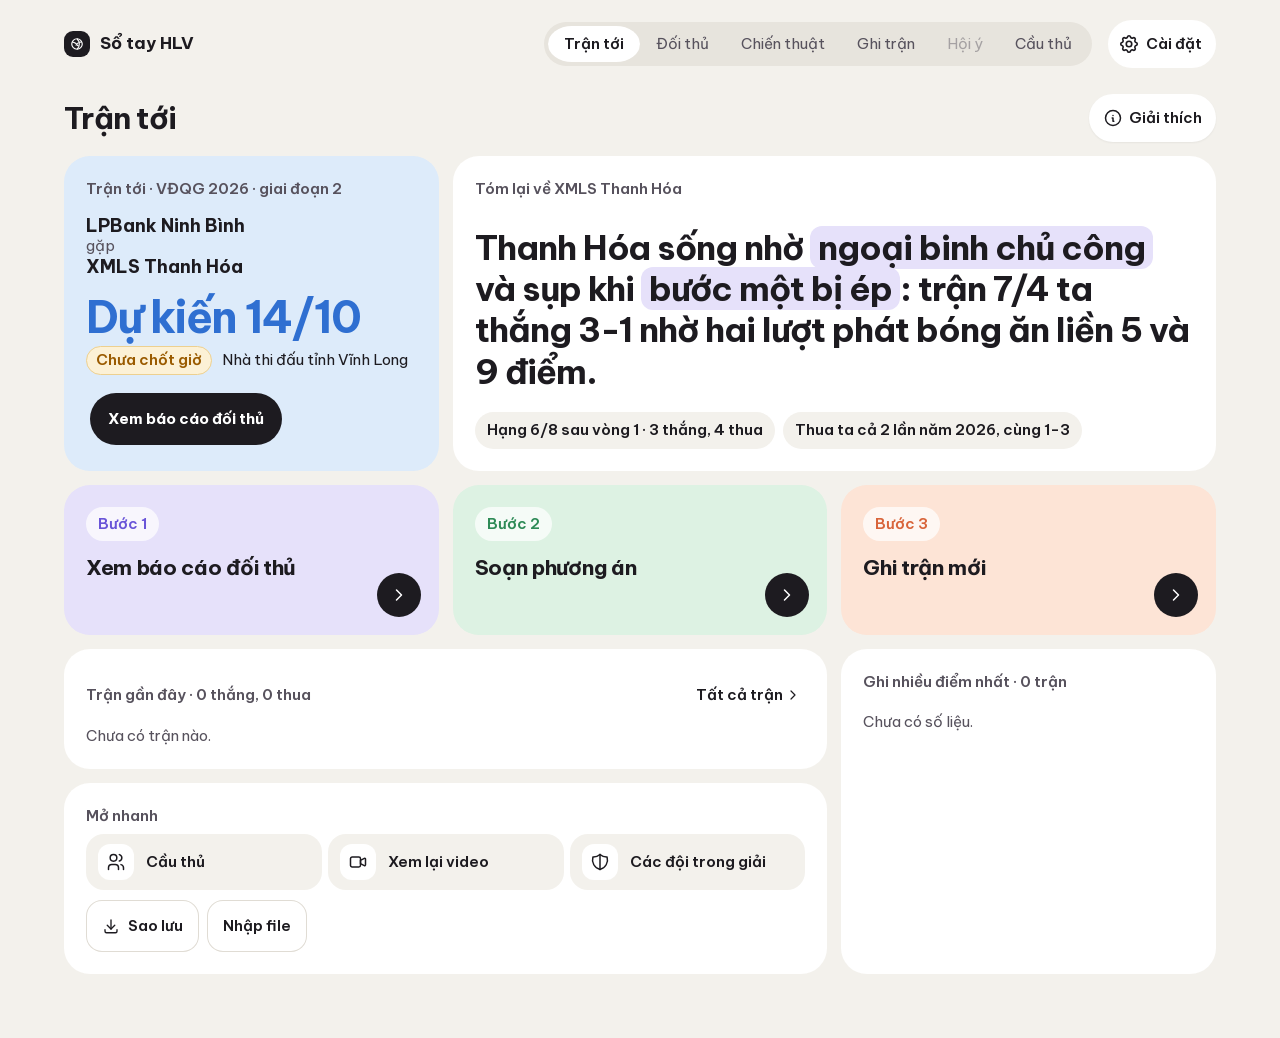
<file: index.html>
<!doctype html>
<html lang="vi">
<head>
<meta charset="utf-8">
<meta name="viewport" content="width=device-width, initial-scale=1, viewport-fit=cover">
<meta name="theme-color" content="#F3F1EC">
<meta name="description" content="Sổ tay HLV bóng chuyền: báo cáo đối thủ, bàn chiến thuật, ghi từng pha tại sân và màn hội ý.">
<meta name="apple-mobile-web-app-capable" content="yes">
<meta name="mobile-web-app-capable" content="yes">
<meta name="apple-mobile-web-app-title" content="Sổ tay HLV">
<meta name="apple-mobile-web-app-status-bar-style" content="default">
<title>Sổ tay HLV · Bóng chuyền</title>
<link rel="manifest" href="manifest.webmanifest">
<link rel="icon" href="icons/icon.svg" type="image/svg+xml">
<link rel="apple-touch-icon" href="icons/icon-192.png">
<link rel="stylesheet" href="css/app.css">
<link rel="stylesheet" href="css/scout-report.css">
<link rel="stylesheet" href="css/tactics.css">
<link rel="stylesheet" href="css/assist.css">
</head>
<body>
<svg xmlns="http://www.w3.org/2000/svg" style="display:none" aria-hidden="true"><!-- Tabler Icons (MIT) --><symbol id="i-arrow-back-up" viewBox="0 0 24 24"><path d="M9 14l-4 -4l4 -4" /> <path d="M5 10h11a4 4 0 1 1 0 8h-1" /></symbol><symbol id="i-ball-volleyball" viewBox="0 0 24 24"><path d="M12 12m-9 0a9 9 0 1 0 18 0a9 9 0 1 0 -18 0" /> <path d="M12 12a8 8 0 0 0 8 4" /> <path d="M7.5 13.5a12 12 0 0 0 8.5 6.5" /> <path d="M12 12a8 8 0 0 0 -7.464 4.928" /> <path d="M12.951 7.353a12 12 0 0 0 -9.88 4.111" /> <path d="M12 12a8 8 0 0 0 -.536 -8.928" /> <path d="M15.549 15.147a12 12 0 0 0 1.38 -10.611" /></symbol><symbol id="i-calendar-event" viewBox="0 0 24 24"><path d="M4 5m0 2a2 2 0 0 1 2 -2h12a2 2 0 0 1 2 2v12a2 2 0 0 1 -2 2h-12a2 2 0 0 1 -2 -2z" /> <path d="M16 3l0 4" /> <path d="M8 3l0 4" /> <path d="M4 11l16 0" /> <path d="M8 15h2v2h-2z" /></symbol><symbol id="i-camera" viewBox="0 0 24 24"><path d="M5 7h1a2 2 0 0 0 2 -2a1 1 0 0 1 1 -1h6a1 1 0 0 1 1 1a2 2 0 0 0 2 2h1a2 2 0 0 1 2 2v9a2 2 0 0 1 -2 2h-14a2 2 0 0 1 -2 -2v-9a2 2 0 0 1 2 -2" /> <path d="M9 13a3 3 0 1 0 6 0a3 3 0 0 0 -6 0" /></symbol><symbol id="i-chart-bar" viewBox="0 0 24 24"><path d="M3 13a1 1 0 0 1 1 -1h4a1 1 0 0 1 1 1v6a1 1 0 0 1 -1 1h-4a1 1 0 0 1 -1 -1z" /> <path d="M15 9a1 1 0 0 1 1 -1h4a1 1 0 0 1 1 1v10a1 1 0 0 1 -1 1h-4a1 1 0 0 1 -1 -1z" /> <path d="M9 5a1 1 0 0 1 1 -1h4a1 1 0 0 1 1 1v14a1 1 0 0 1 -1 1h-4a1 1 0 0 1 -1 -1z" /> <path d="M4 20h14" /></symbol><symbol id="i-chevron-left" viewBox="0 0 24 24"><path d="M15 6l-6 6l6 6" /></symbol><symbol id="i-chevron-right" viewBox="0 0 24 24"><path d="M9 6l6 6l-6 6" /></symbol><symbol id="i-clipboard-list" viewBox="0 0 24 24"><path d="M9 5h-2a2 2 0 0 0 -2 2v12a2 2 0 0 0 2 2h10a2 2 0 0 0 2 -2v-12a2 2 0 0 0 -2 -2h-2" /> <path d="M9 3m0 2a2 2 0 0 1 2 -2h2a2 2 0 0 1 2 2v0a2 2 0 0 1 -2 2h-2a2 2 0 0 1 -2 -2z" /> <path d="M9 12l.01 0" /> <path d="M13 12l2 0" /> <path d="M9 16l.01 0" /> <path d="M13 16l2 0" /></symbol><symbol id="i-clock" viewBox="0 0 24 24"><path d="M3 12a9 9 0 1 0 18 0a9 9 0 0 0 -18 0" /> <path d="M12 7v5l3 3" /></symbol><symbol id="i-database" viewBox="0 0 24 24"><path d="M12 6m-8 0a8 3 0 1 0 16 0a8 3 0 1 0 -16 0" /> <path d="M4 6v6a8 3 0 0 0 16 0v-6" /> <path d="M4 12v6a8 3 0 0 0 16 0v-6" /></symbol><symbol id="i-download" viewBox="0 0 24 24"><path d="M4 17v2a2 2 0 0 0 2 2h12a2 2 0 0 0 2 -2v-2" /> <path d="M7 11l5 5l5 -5" /> <path d="M12 4l0 12" /></symbol><symbol id="i-edit" viewBox="0 0 24 24"><path d="M7 7h-1a2 2 0 0 0 -2 2v9a2 2 0 0 0 2 2h9a2 2 0 0 0 2 -2v-1" /> <path d="M20.385 6.585a2.1 2.1 0 0 0 -2.97 -2.97l-8.415 8.385v3h3l8.385 -8.415z" /> <path d="M16 5l3 3" /></symbol><symbol id="i-hand-stop" viewBox="0 0 24 24"><path d="M8 13v-7.5a1.5 1.5 0 0 1 3 0v6.5" /> <path d="M11 5.5v-2a1.5 1.5 0 1 1 3 0v8.5" /> <path d="M14 5.5a1.5 1.5 0 0 1 3 0v6.5" /> <path d="M17 7.5a1.5 1.5 0 0 1 3 0v8.5a6 6 0 0 1 -6 6h-2h.208a6 6 0 0 1 -5.012 -2.7a69.74 69.74 0 0 1 -.196 -.3c-.312 -.479 -1.407 -2.388 -3.286 -5.728a1.5 1.5 0 0 1 .536 -2.022a1.867 1.867 0 0 1 2.28 .28l1.47 1.47" /></symbol><symbol id="i-history" viewBox="0 0 24 24"><path d="M12 8l0 4l2 2" /> <path d="M3.05 11a9 9 0 1 1 .5 4m-.5 5v-5h5" /></symbol><symbol id="i-home" viewBox="0 0 24 24"><path d="M5 12l-2 0l9 -9l9 9l-2 0" /> <path d="M5 12v7a2 2 0 0 0 2 2h10a2 2 0 0 0 2 -2v-7" /> <path d="M9 21v-6a2 2 0 0 1 2 -2h2a2 2 0 0 1 2 2v6" /></symbol><symbol id="i-plus" viewBox="0 0 24 24"><path d="M12 5l0 14" /> <path d="M5 12l14 0" /></symbol><symbol id="i-ruler-measure" viewBox="0 0 24 24"><path d="M19.875 12c.621 0 1.125 .512 1.125 1.143v5.714c0 .631 -.504 1.143 -1.125 1.143h-15.875a1 1 0 0 1 -1 -1v-5.857c0 -.631 .504 -1.143 1.125 -1.143h15.75z" /> <path d="M9 12v2" /> <path d="M6 12v3" /> <path d="M12 12v3" /> <path d="M18 12v3" /> <path d="M15 12v2" /> <path d="M3 3v4" /> <path d="M3 5h18" /> <path d="M21 3v4" /></symbol><symbol id="i-search" viewBox="0 0 24 24"><path d="M10 10m-7 0a7 7 0 1 0 14 0a7 7 0 1 0 -14 0" /> <path d="M21 21l-6 -6" /></symbol><symbol id="i-settings" viewBox="0 0 24 24"><path d="M10.325 4.317c.426 -1.756 2.924 -1.756 3.35 0a1.724 1.724 0 0 0 2.573 1.066c1.543 -.94 3.31 .826 2.37 2.37a1.724 1.724 0 0 0 1.065 2.572c1.756 .426 1.756 2.924 0 3.35a1.724 1.724 0 0 0 -1.066 2.573c.94 1.543 -.826 3.31 -2.37 2.37a1.724 1.724 0 0 0 -2.572 1.065c-.426 1.756 -2.924 1.756 -3.35 0a1.724 1.724 0 0 0 -2.573 -1.066c-1.543 .94 -3.31 -.826 -2.37 -2.37a1.724 1.724 0 0 0 -1.065 -2.572c-1.756 -.426 -1.756 -2.924 0 -3.35a1.724 1.724 0 0 0 1.066 -2.573c-.94 -1.543 .826 -3.31 2.37 -2.37c1 .608 2.296 .07 2.572 -1.065z" /> <path d="M9 12a3 3 0 1 0 6 0a3 3 0 0 0 -6 0" /></symbol><symbol id="i-shield-half" viewBox="0 0 24 24"><path d="M12 3a12 12 0 0 0 8.5 3a12 12 0 0 1 -8.5 15a12 12 0 0 1 -8.5 -15a12 12 0 0 0 8.5 -3" /> <path d="M12 3v18" /></symbol><symbol id="i-shirt-sport" viewBox="0 0 24 24"><path d="M15 4l6 2v5h-3v8a1 1 0 0 1 -1 1h-10a1 1 0 0 1 -1 -1v-8h-3v-5l6 -2a3 3 0 0 0 6 0" /> <path d="M10.5 11h2.5l-1.5 5" /></symbol><symbol id="i-target" viewBox="0 0 24 24"><path d="M12 12m-1 0a1 1 0 1 0 2 0a1 1 0 1 0 -2 0" /> <path d="M12 12m-5 0a5 5 0 1 0 10 0a5 5 0 1 0 -10 0" /> <path d="M12 12m-9 0a9 9 0 1 0 18 0a9 9 0 1 0 -18 0" /></symbol><symbol id="i-trash" viewBox="0 0 24 24"><path d="M4 7l16 0" /> <path d="M10 11l0 6" /> <path d="M14 11l0 6" /> <path d="M5 7l1 12a2 2 0 0 0 2 2h8a2 2 0 0 0 2 -2l1 -12" /> <path d="M9 7v-3a1 1 0 0 1 1 -1h4a1 1 0 0 1 1 1v3" /></symbol><symbol id="i-trending-down" viewBox="0 0 24 24"><path d="M3 7l6 6l4 -4l8 8" /> <path d="M21 10l0 7l-7 0" /></symbol><symbol id="i-trending-up" viewBox="0 0 24 24"><path d="M3 17l6 -6l4 4l8 -8" /> <path d="M14 7l7 0l0 7" /></symbol><symbol id="i-trophy" viewBox="0 0 24 24"><path d="M8 21l8 0" /> <path d="M12 17l0 4" /> <path d="M7 4l10 0" /> <path d="M17 4v8a5 5 0 0 1 -10 0v-8" /> <path d="M5 9m-2 0a2 2 0 1 0 4 0a2 2 0 1 0 -4 0" /> <path d="M19 9m-2 0a2 2 0 1 0 4 0a2 2 0 1 0 -4 0" /></symbol><symbol id="i-users" viewBox="0 0 24 24"><path d="M9 7m-4 0a4 4 0 1 0 8 0a4 4 0 1 0 -8 0" /> <path d="M3 21v-2a4 4 0 0 1 4 -4h4a4 4 0 0 1 4 4v2" /> <path d="M16 3.13a4 4 0 0 1 0 7.75" /> <path d="M21 21v-2a4 4 0 0 0 -3 -3.85" /></symbol><symbol id="i-video" viewBox="0 0 24 24"><path d="M15 10l4.553 -2.276a1 1 0 0 1 1.447 .894v6.764a1 1 0 0 1 -1.447 .894l-4.553 -2.276v-4z" /> <path d="M3 6m0 2a2 2 0 0 1 2 -2h8a2 2 0 0 1 2 2v8a2 2 0 0 1 -2 2h-8a2 2 0 0 1 -2 -2z" /></symbol><symbol id="i-info-circle" viewBox="0 0 24 24"><path d="M3 12a9 9 0 1 0 18 0a9 9 0 0 0 -18 0" /> <path d="M12 9h.01" /> <path d="M11 12h1v4h1" /></symbol><symbol id="i-chevron-down" viewBox="0 0 24 24"><path d="M6 9l6 6l6 -6" /></symbol><symbol id="i-award" viewBox="0 0 24 24"><path d="M12 9m-6 0a6 6 0 1 0 12 0a6 6 0 1 0 -12 0" /> <path d="M12 15l3.4 5.89l1.598 -3.233l3.598 .232l-3.4 -5.889" /> <path d="M6.802 12l-3.4 5.89l3.598 -.233l1.598 3.232l3.4 -5.889" /></symbol></svg>
<div id="app"><p style="padding:24px">Đang tải…</p></div>
<div id="sheet" hidden></div>
<div id="toast" hidden role="status" aria-live="polite"></div>
<noscript>Cần bật JavaScript để dùng Sổ tay HLV.</noscript>
<script type="module" src="js/app.js"></script>
</body>
</html>
</file>
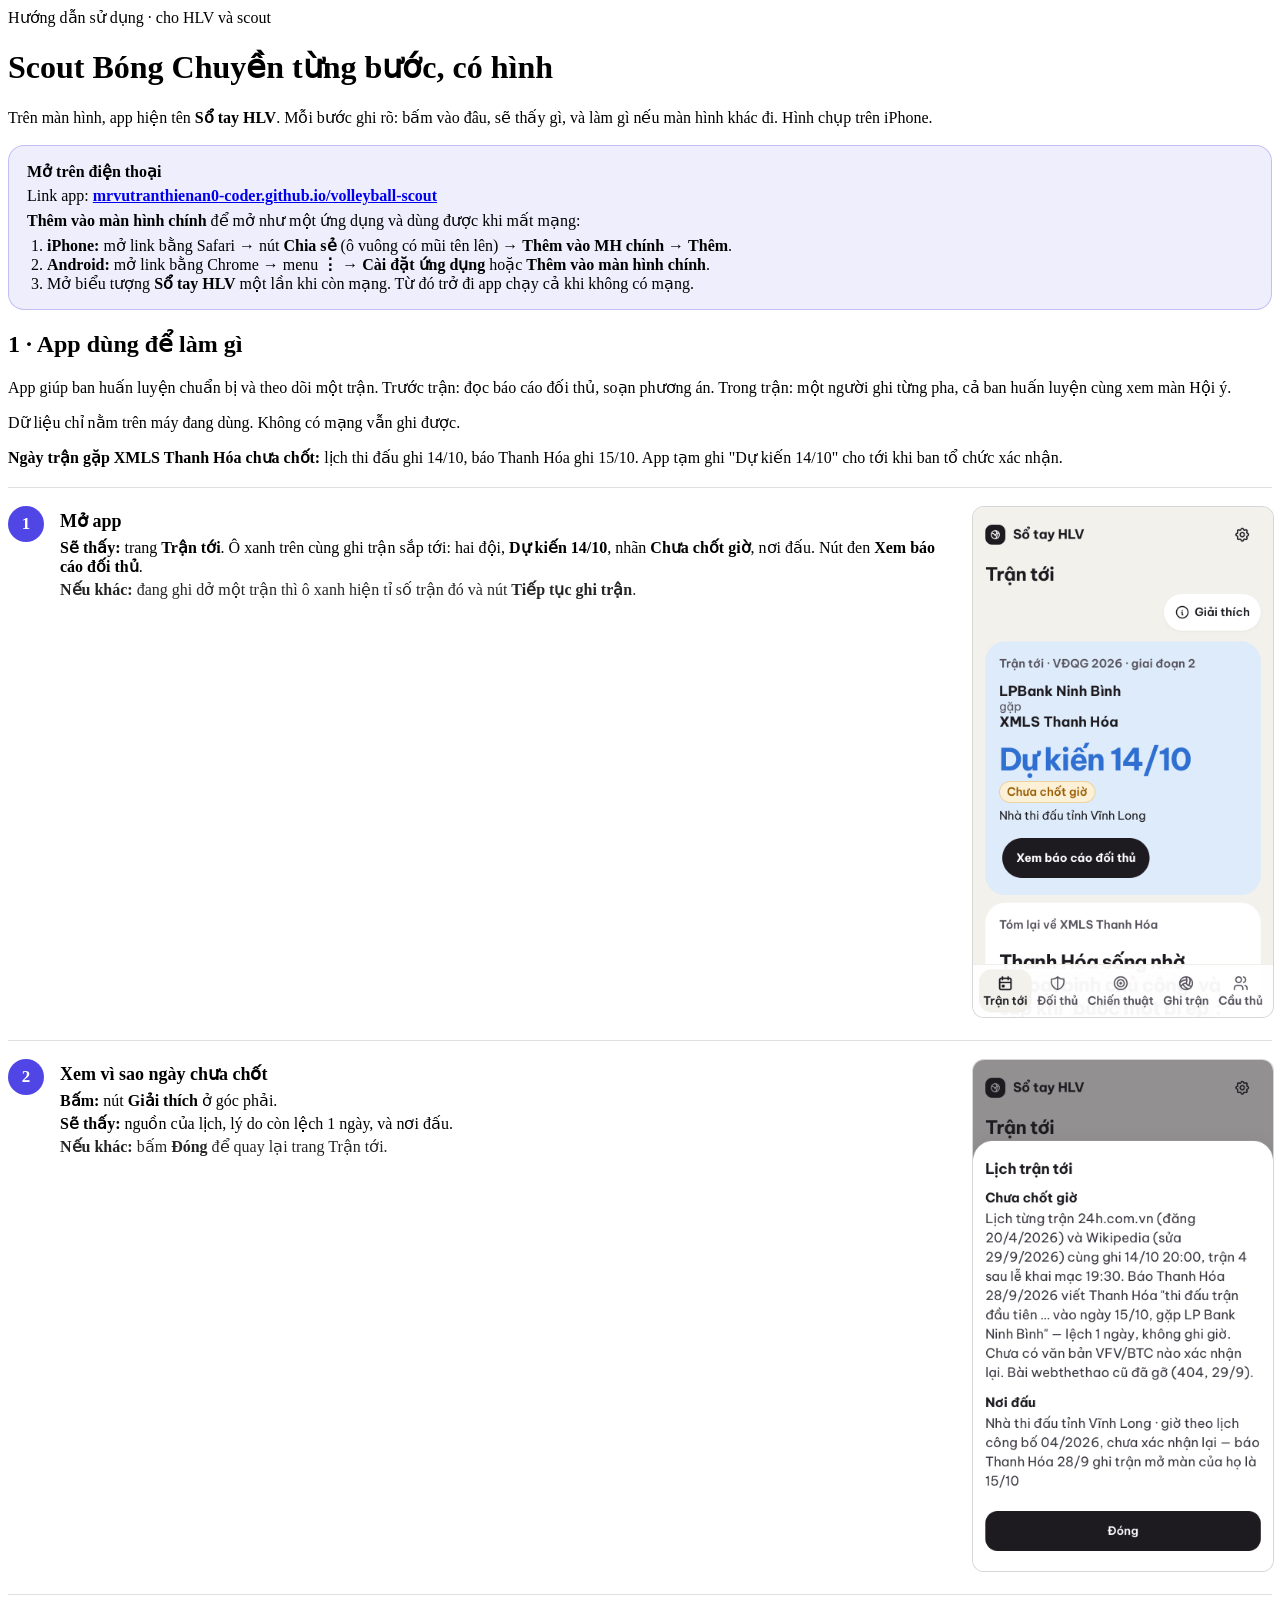
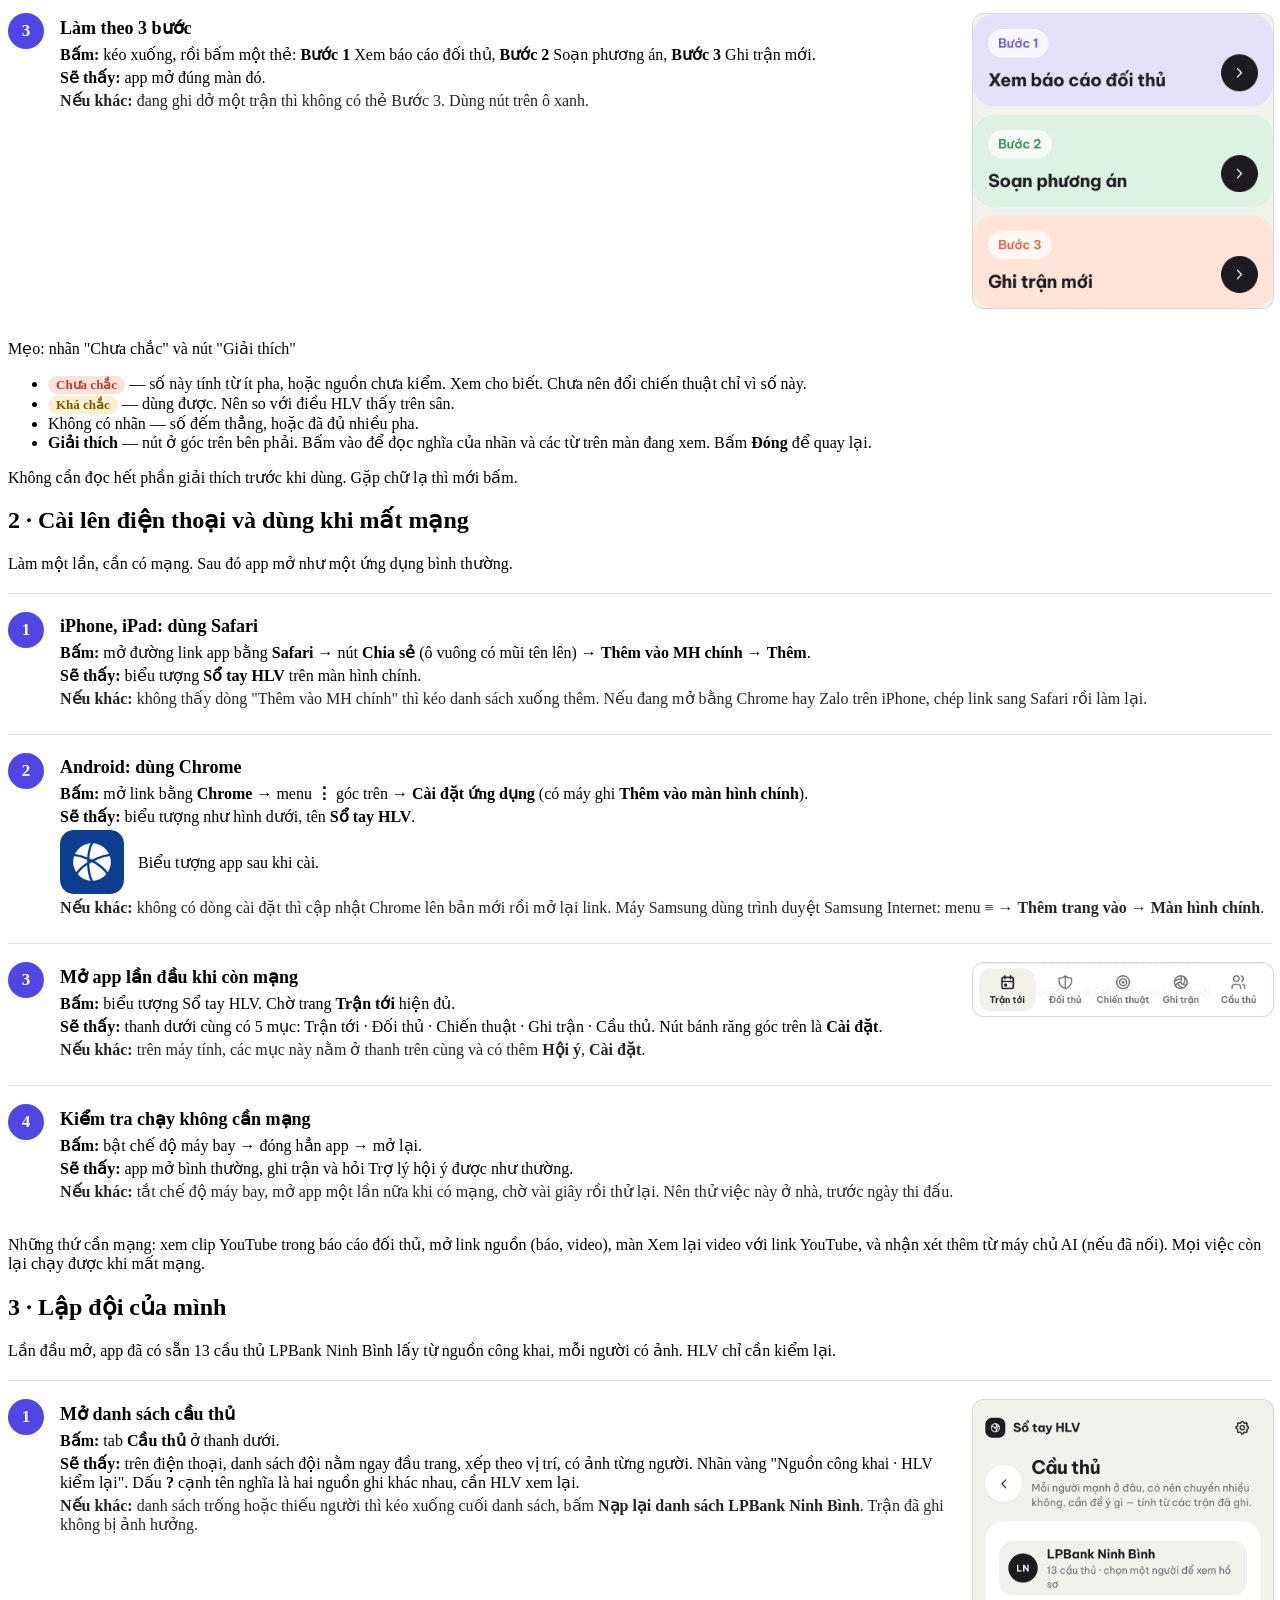
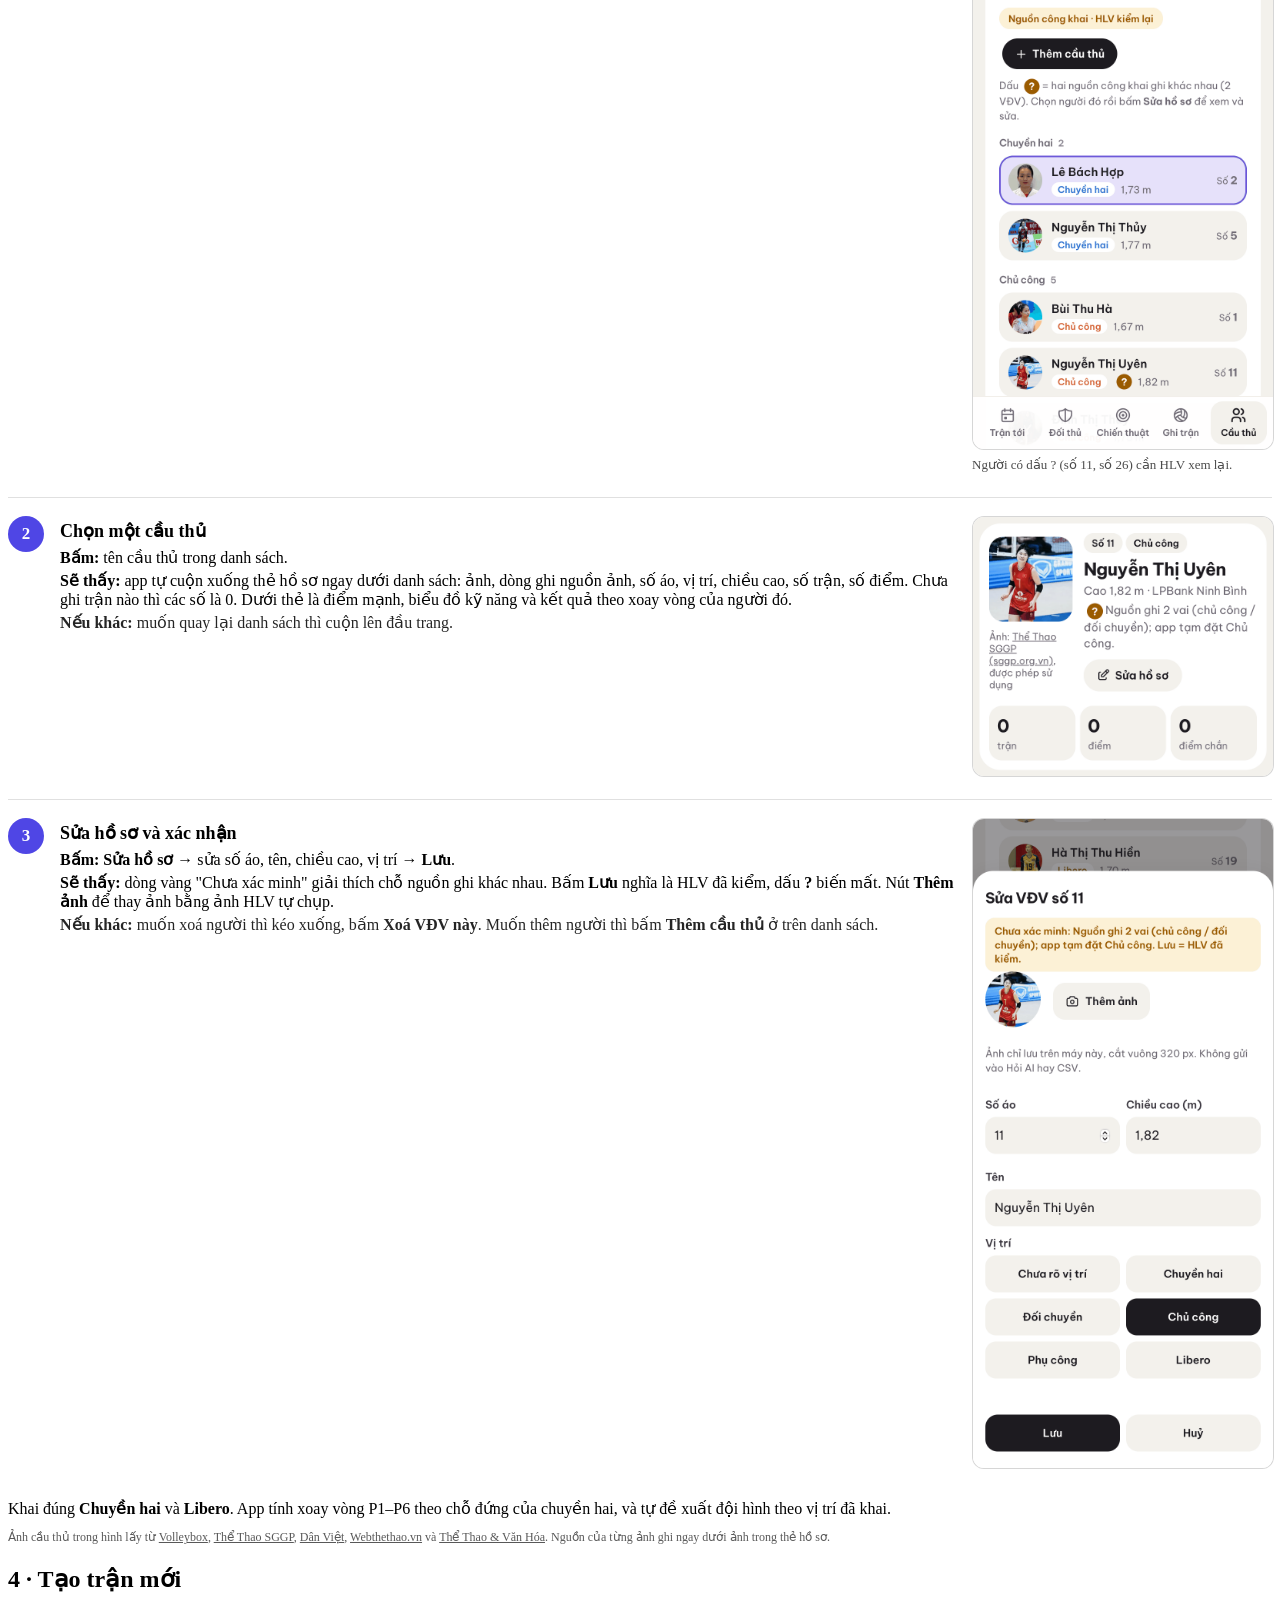
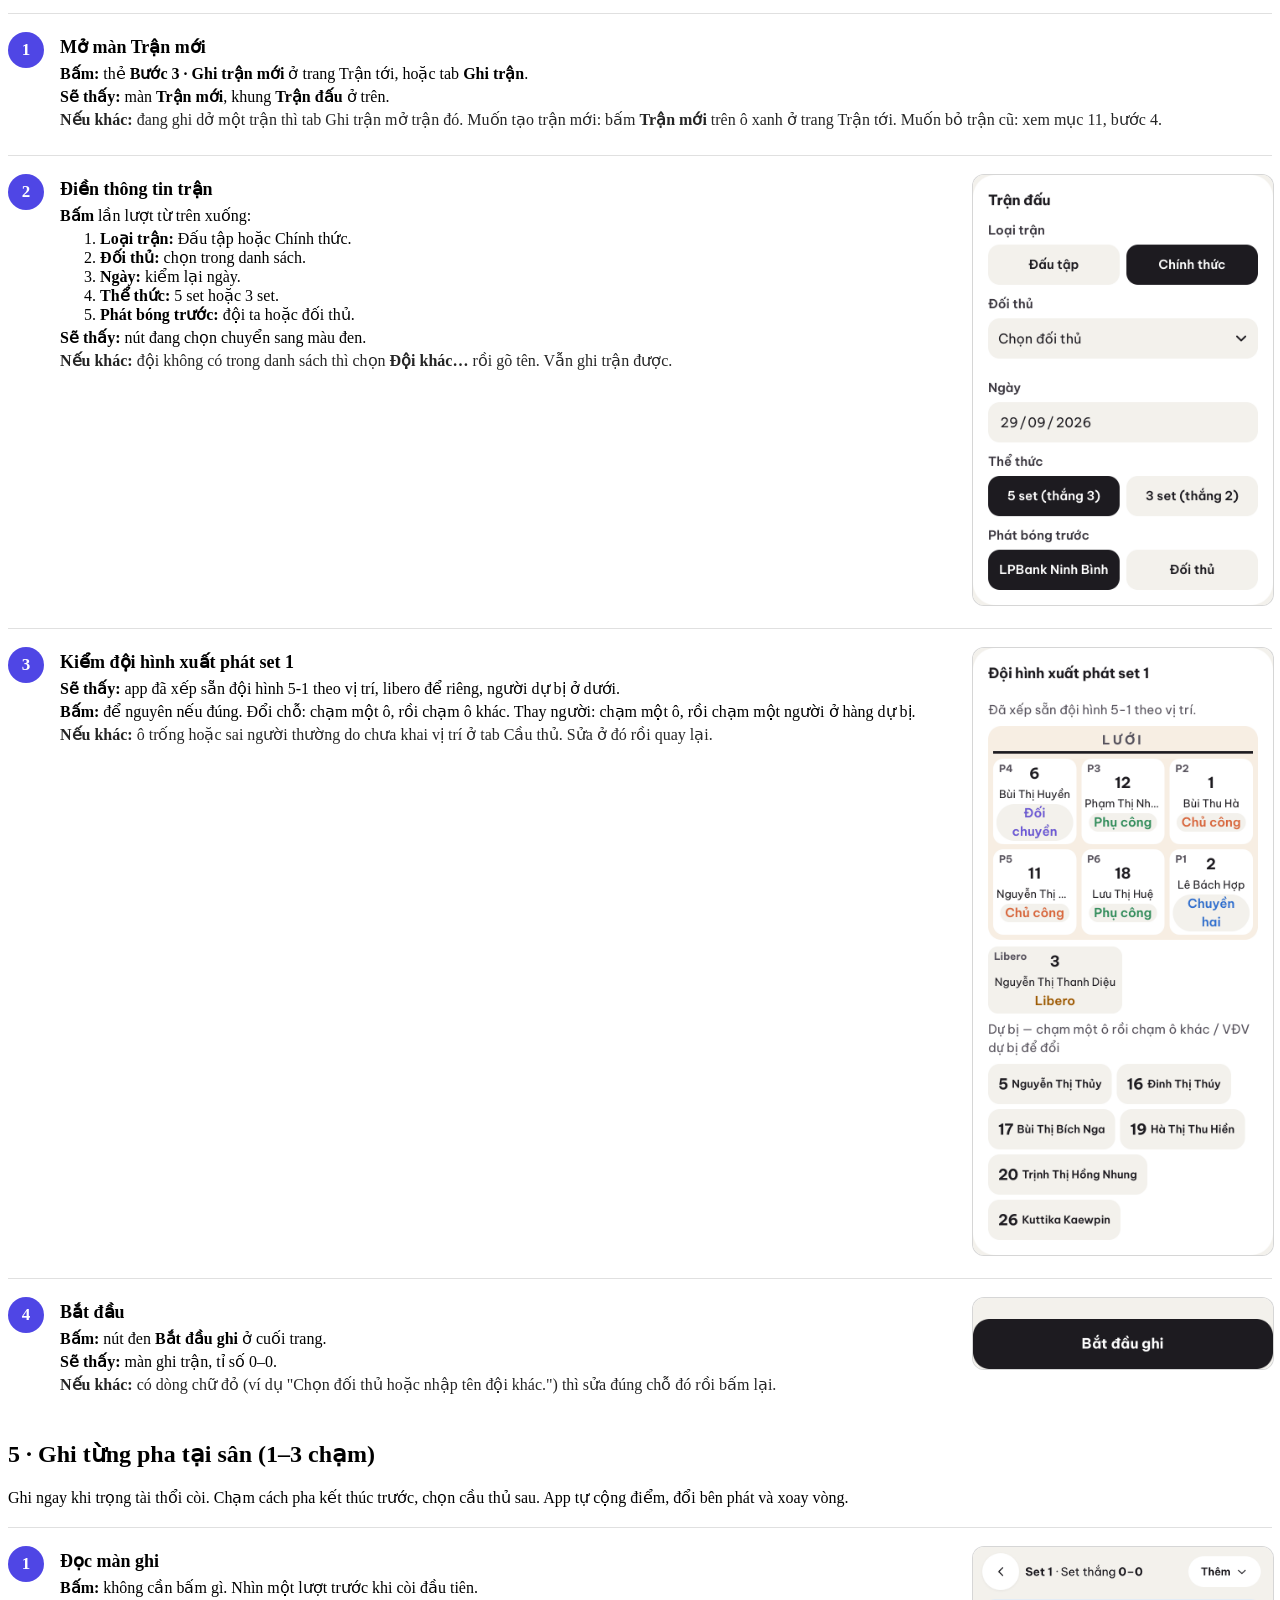
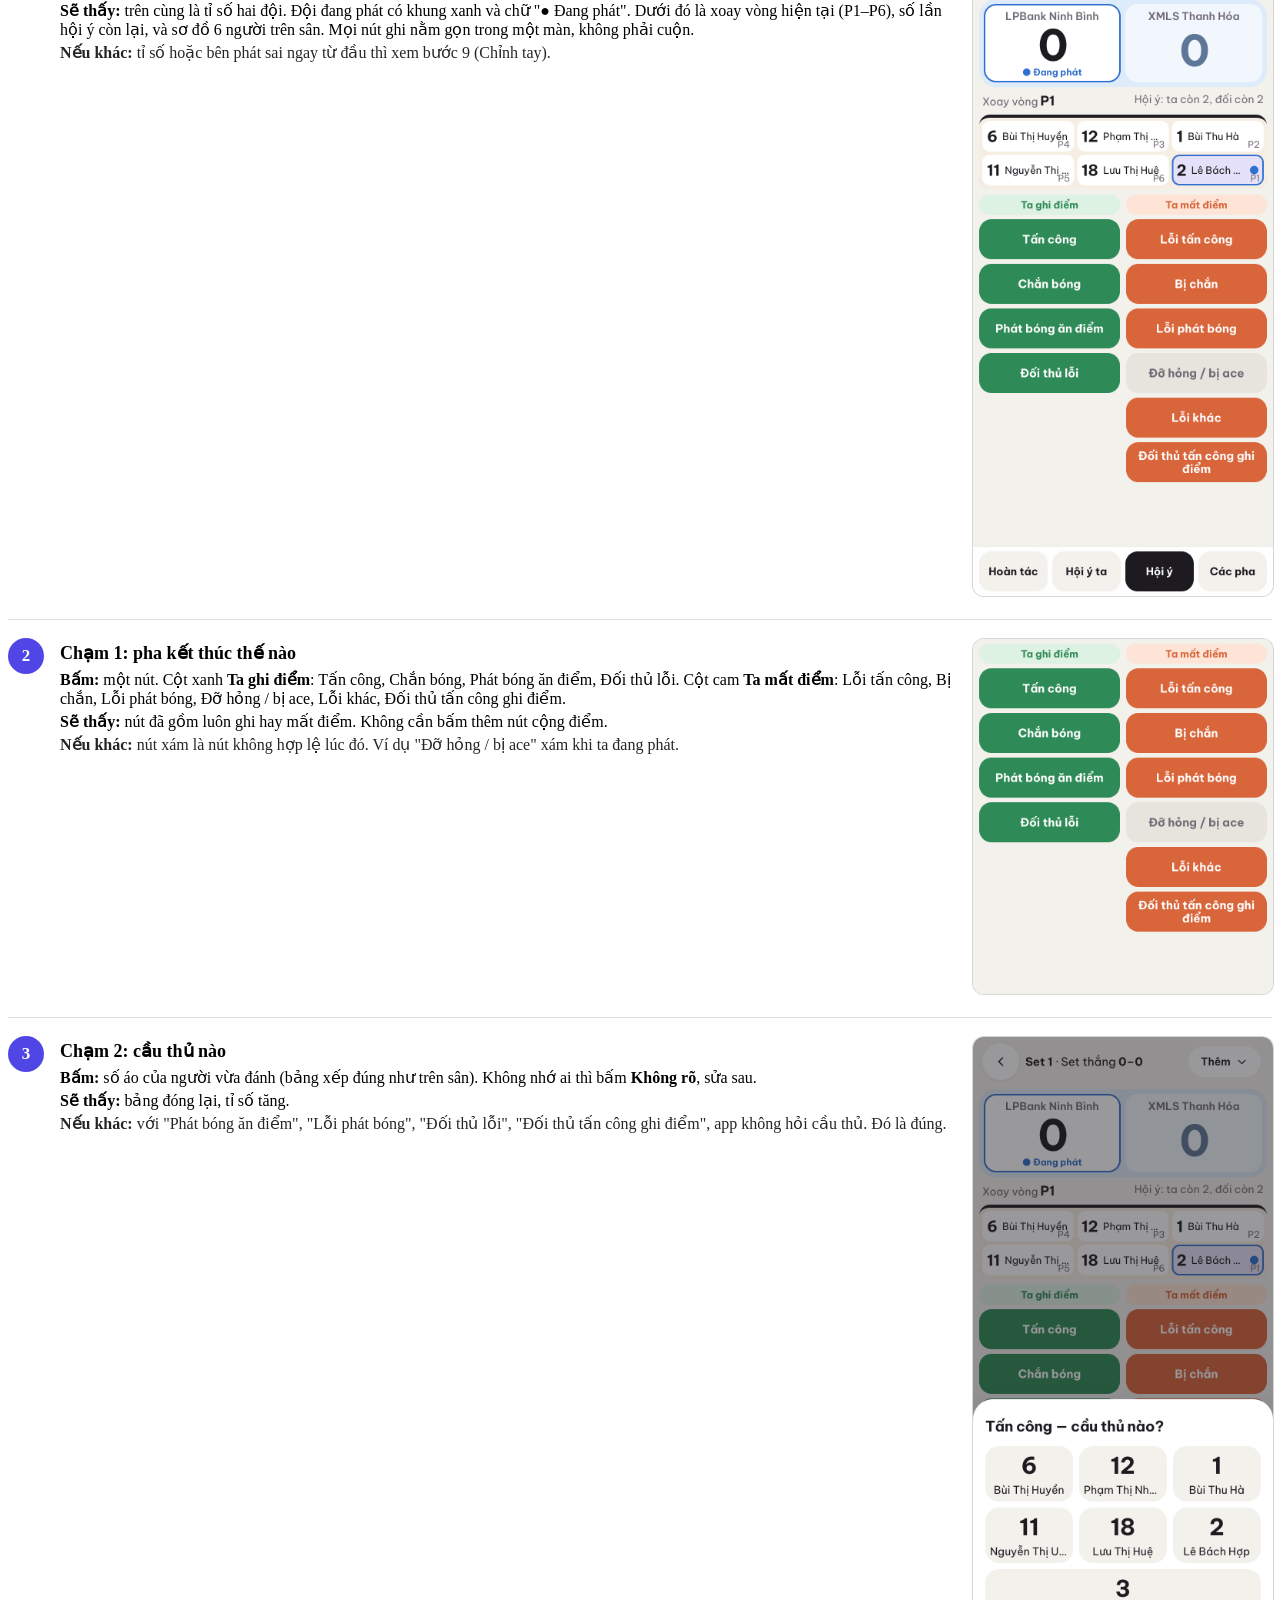
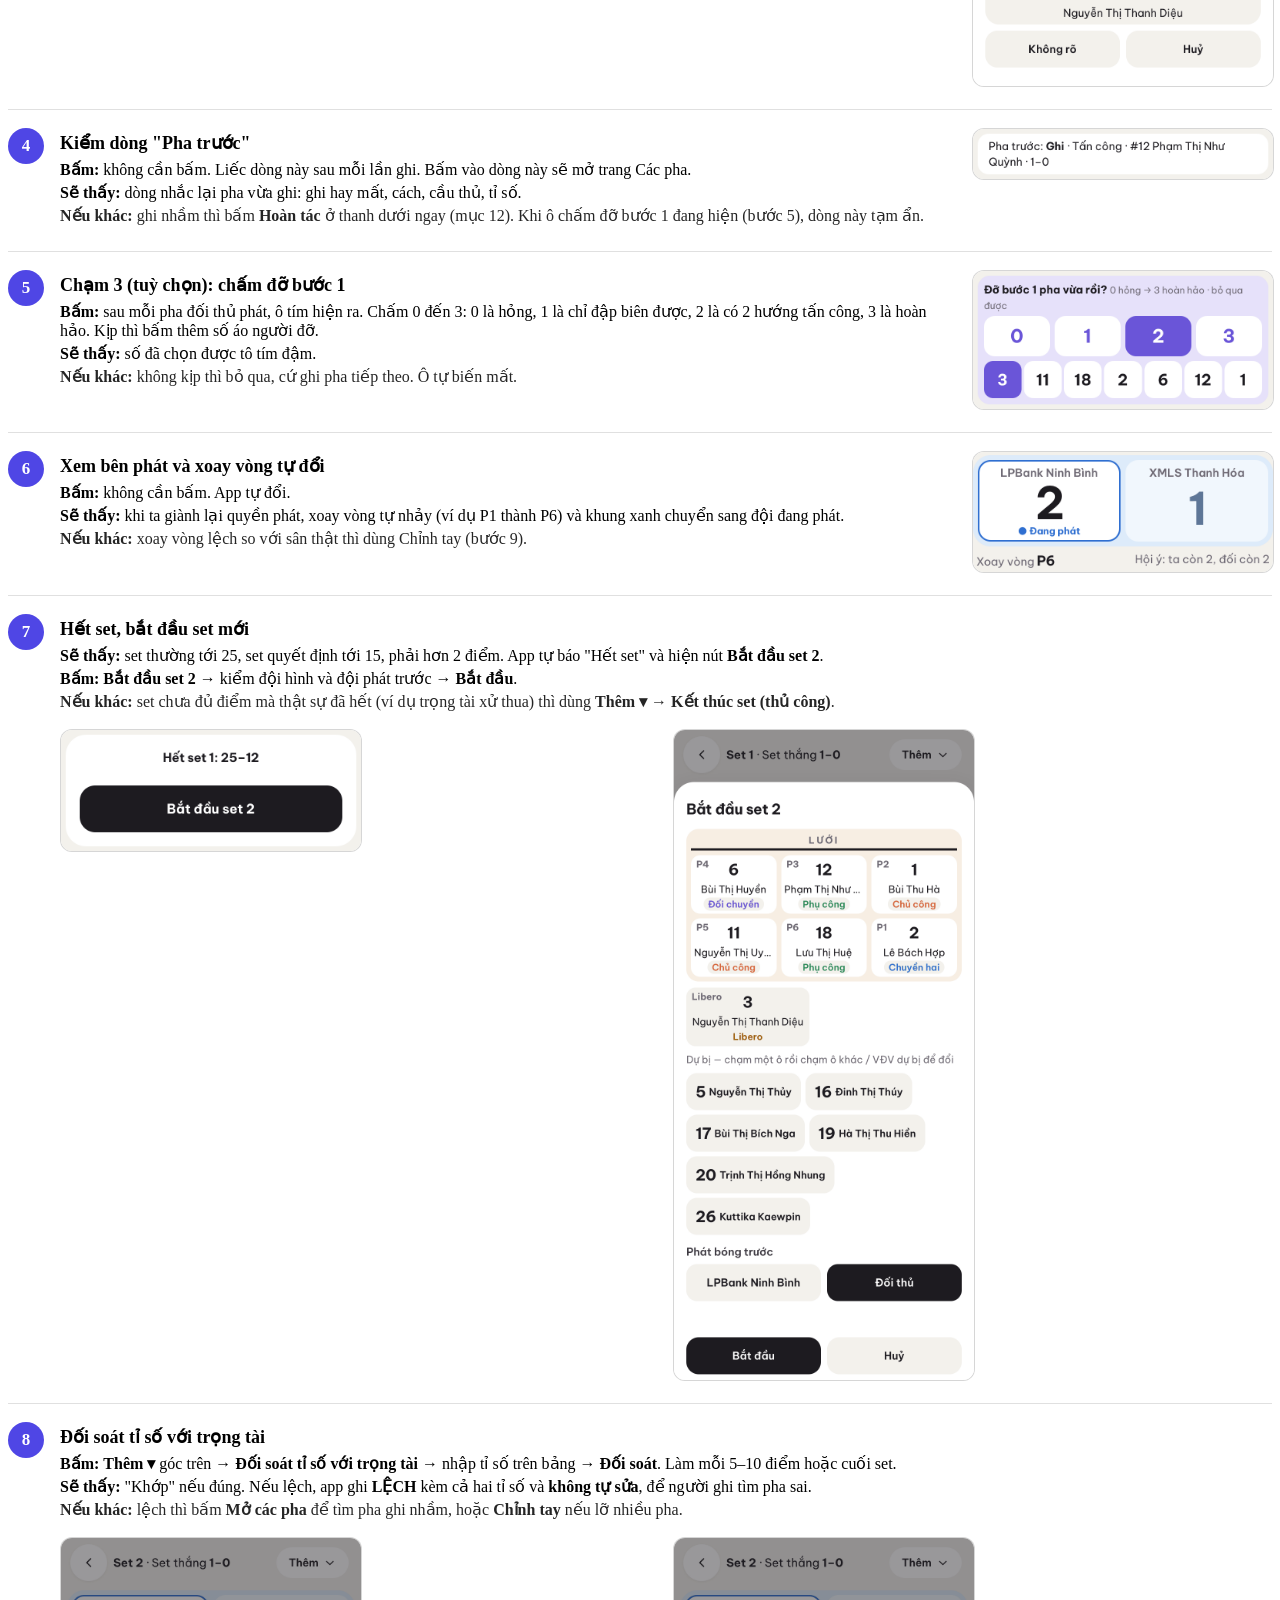
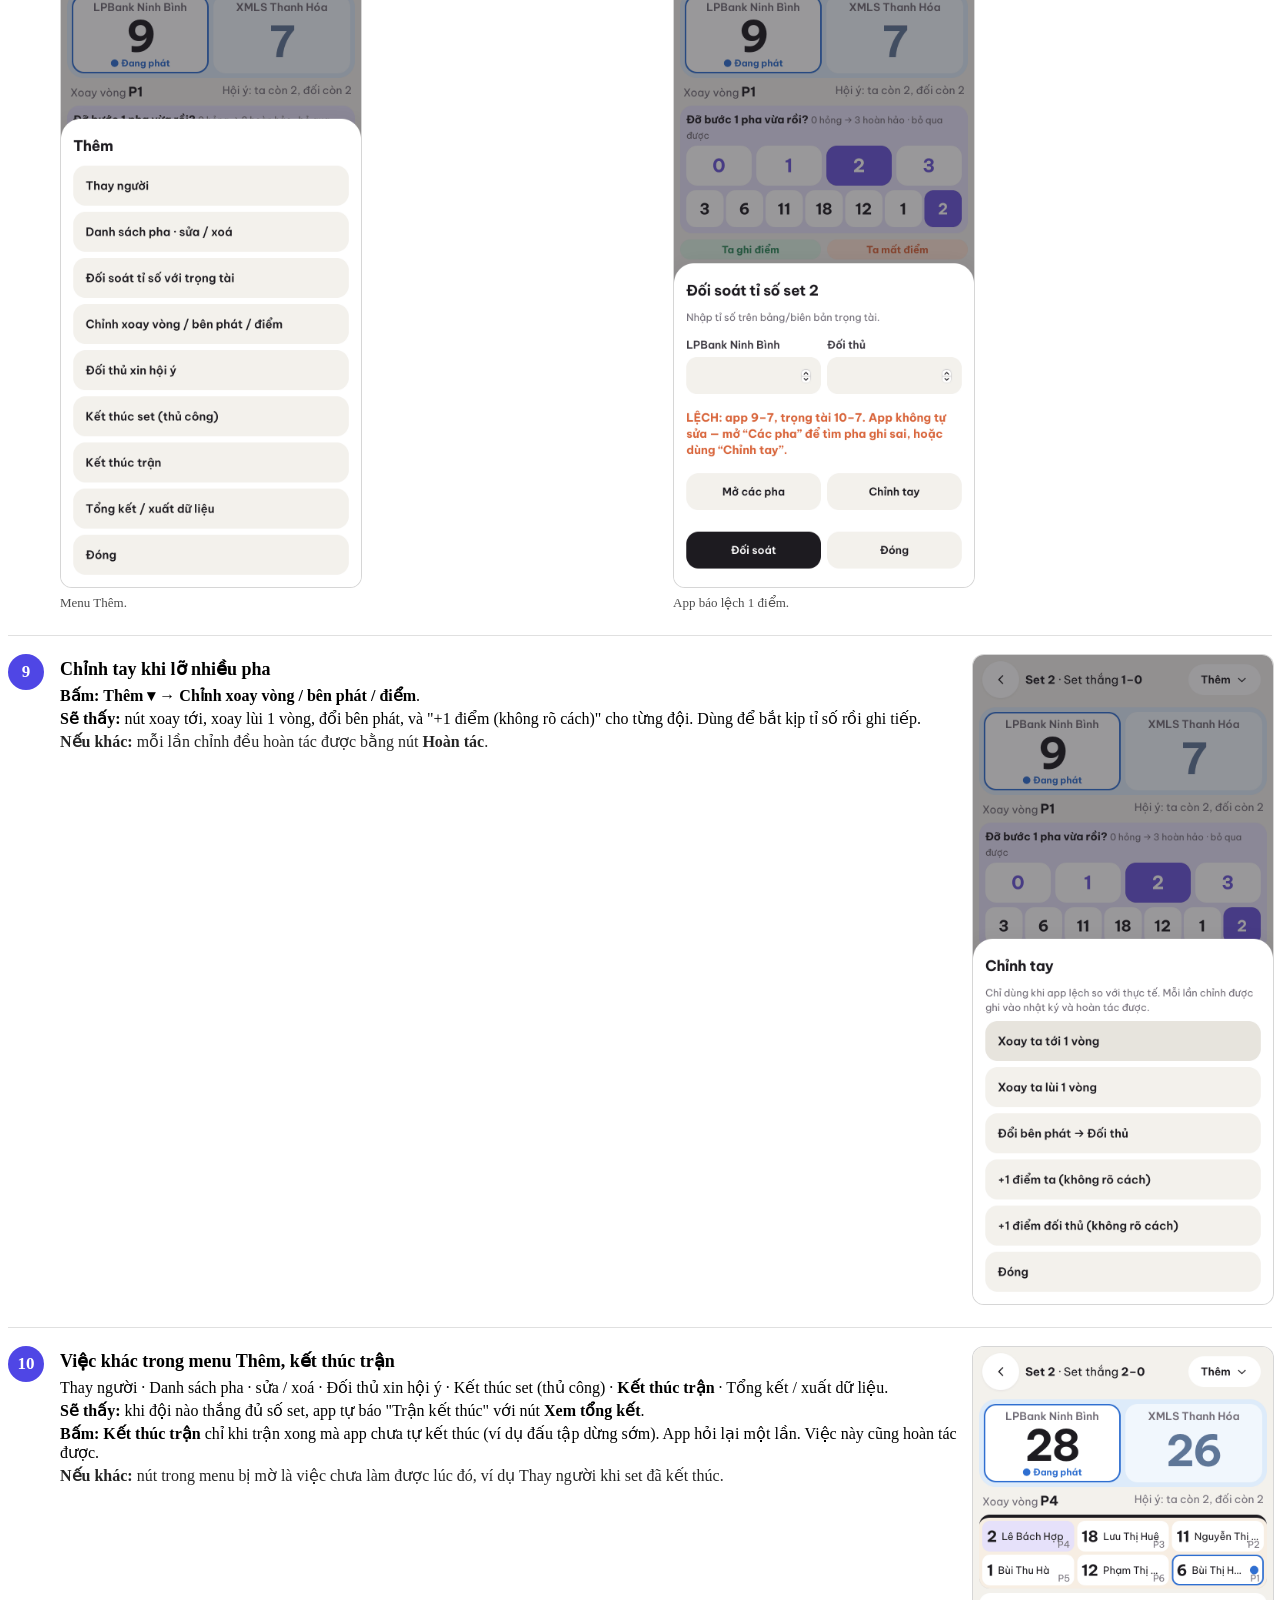
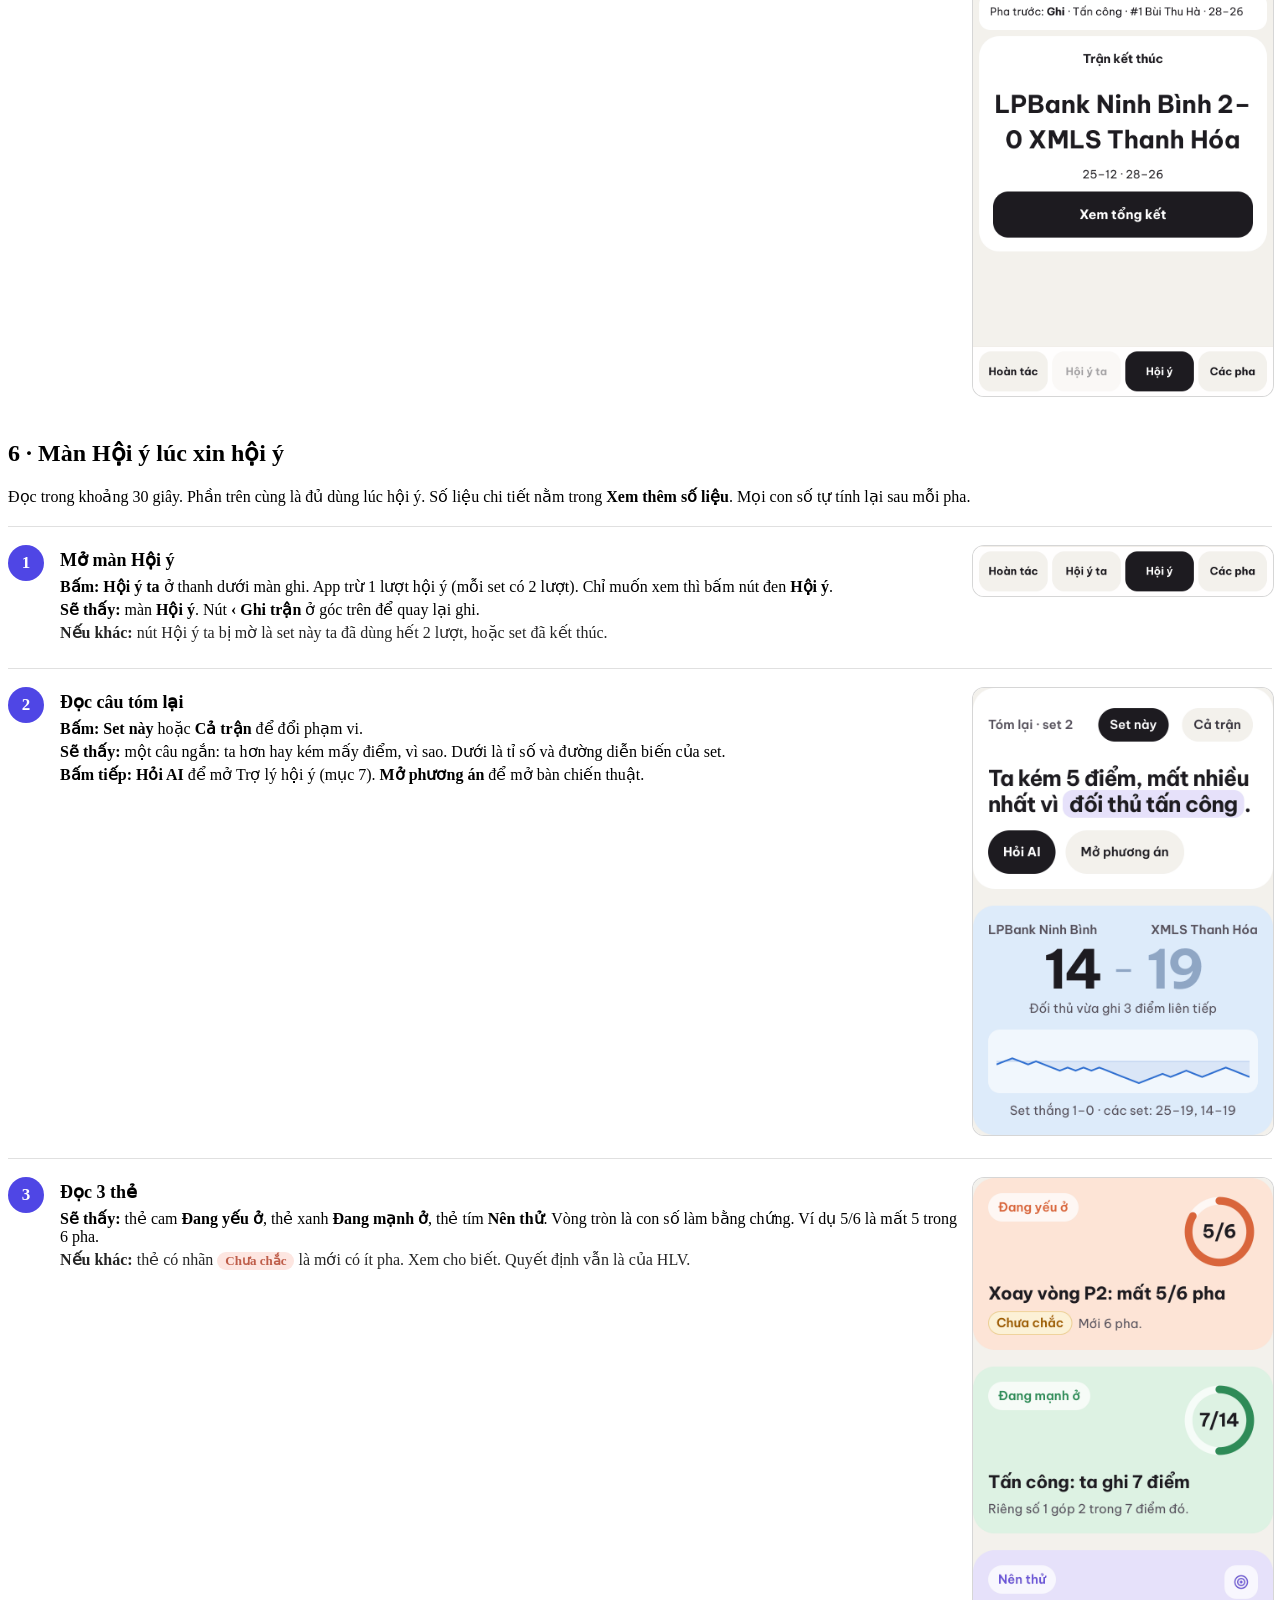
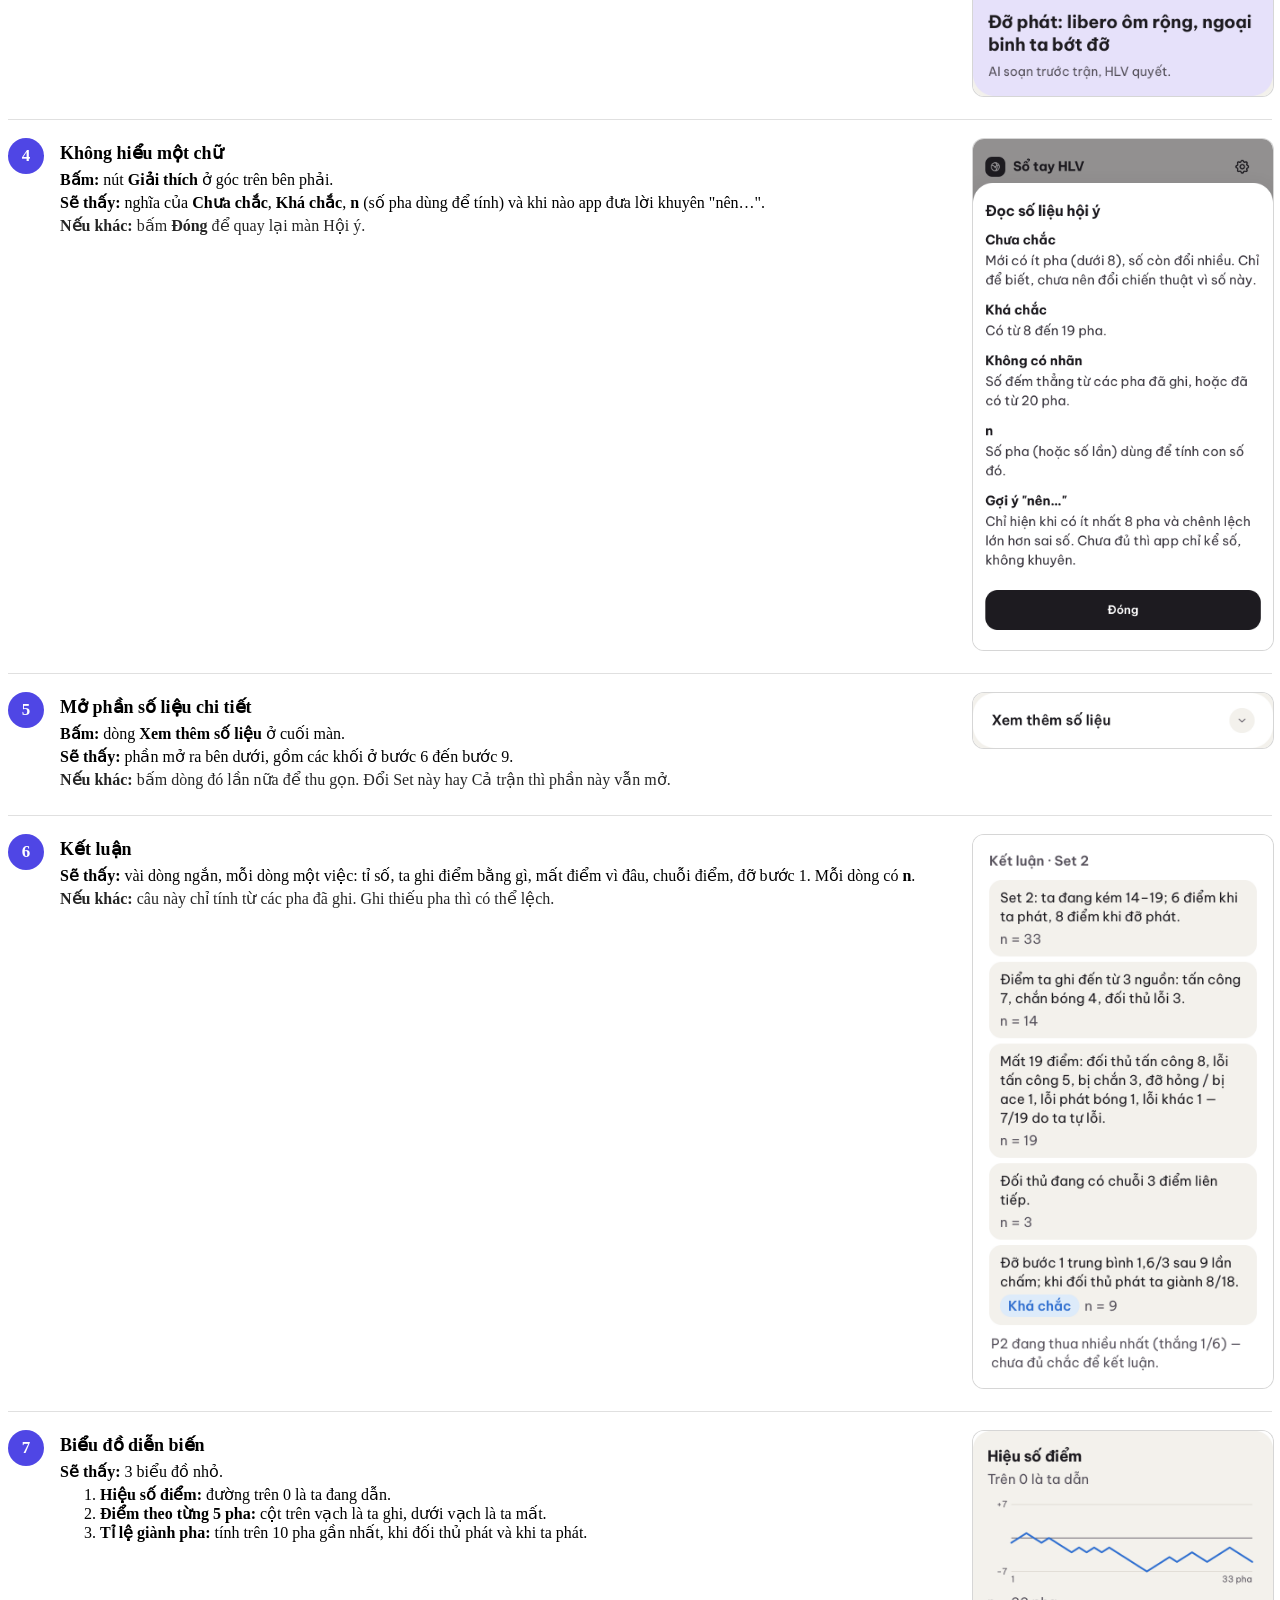
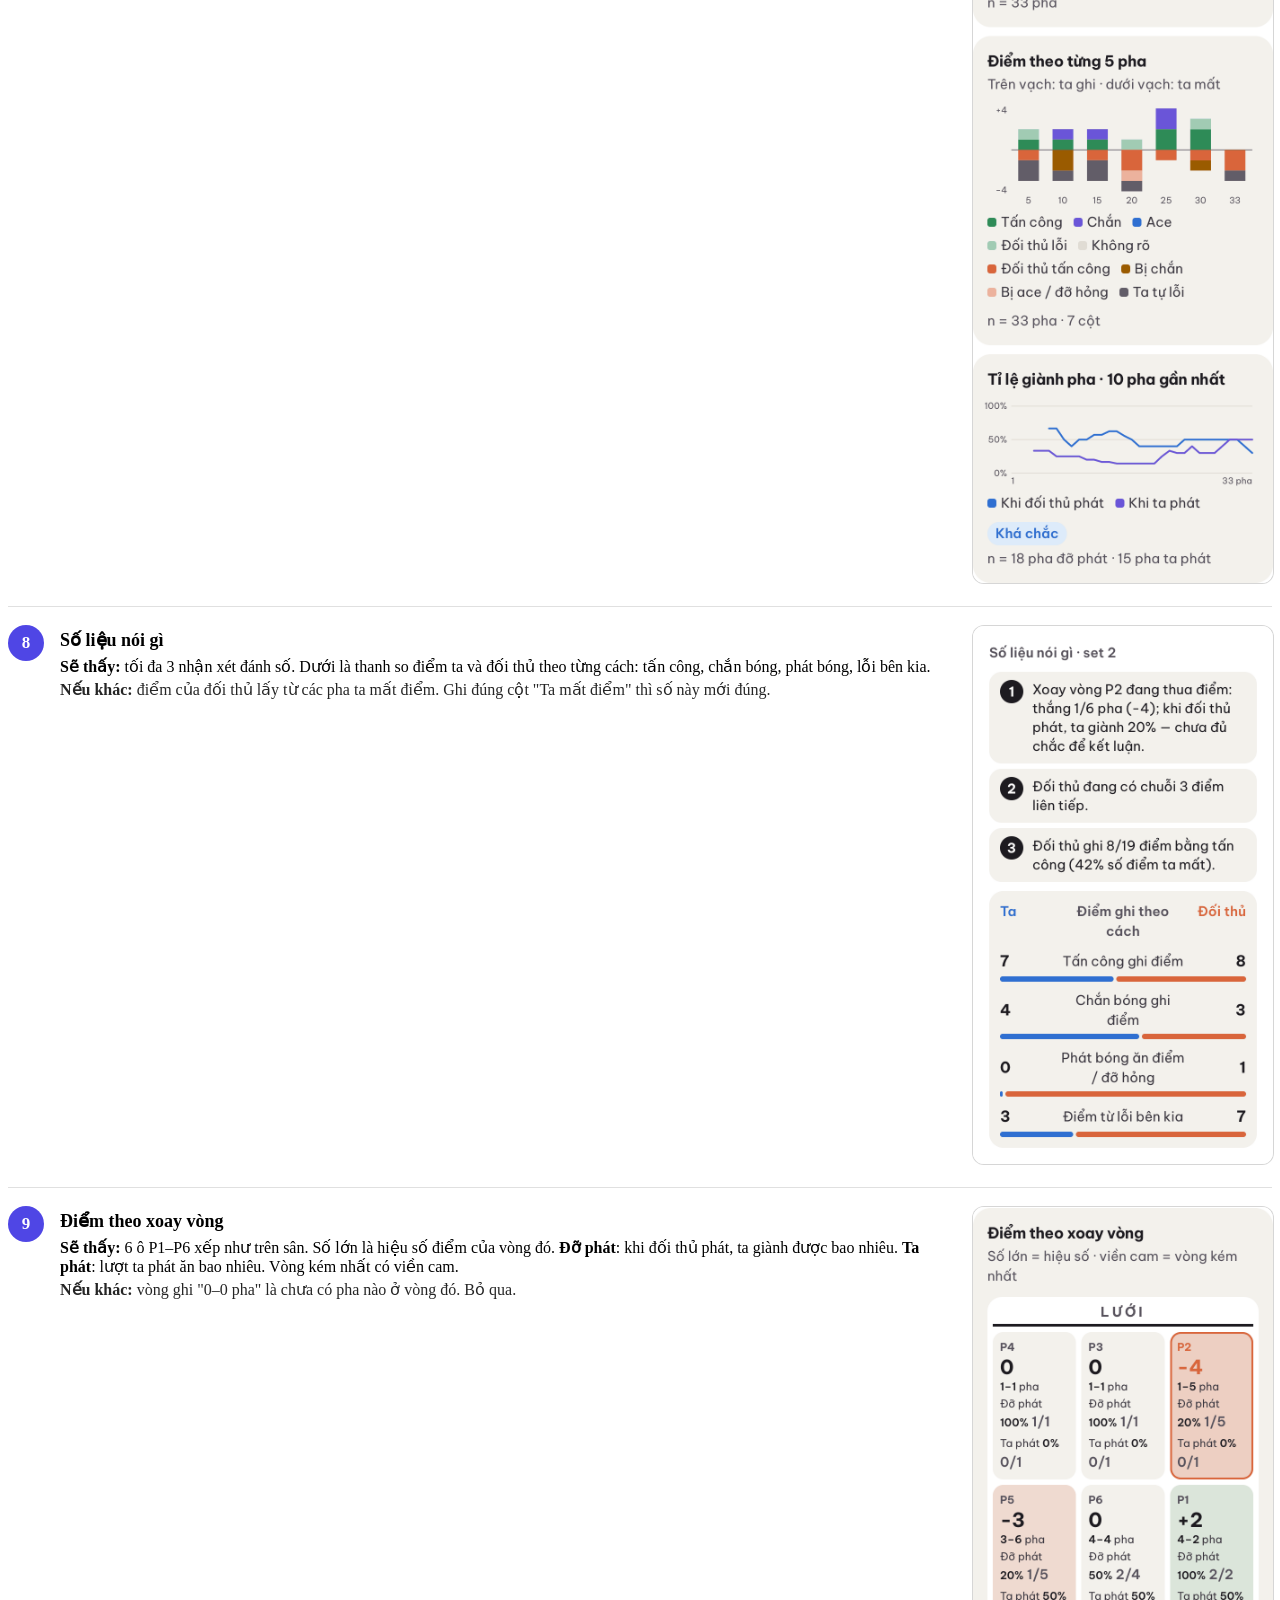
<file: guide/index.html>
<!doctype html>
<html lang="vi">
<head>
<meta charset="utf-8">
<meta name="viewport" content="width=device-width,initial-scale=1">
<title>Hướng dẫn Scout Bóng Chuyền</title>
<meta name="description" content="Hướng dẫn có hình cho HLV và scout: cài app, lập đội, ghi trận, hội ý, trợ lý hội ý, xem báo cáo đối thủ, bàn chiến thuật, sao lưu.">
<script src="https://cdn.shopify.com/s/files/1/0959/0128/6675/files/anvtt-kit.v3.js?v=1790674567"></script>
<style>
  .doc ol.st-list{list-style:none;padding:0;margin:20px 0 8px;counter-reset:st}
  .doc ol.st-list>li{counter-increment:st;position:relative;padding:18px 0 22px 52px;margin:0;
    border-top:1px solid color-mix(in srgb,currentColor 12%,transparent)}
  .doc ol.st-list>li::before{content:counter(st);position:absolute;left:0;top:18px;width:36px;height:36px;border-radius:50%;
    display:grid;place-items:center;font-weight:700;font-size:17px;background:#4f46e5;color:#fff}
  .doc .st{display:grid;gap:14px;align-items:start}
  @media (min-width:820px){.doc .st.ph{grid-template-columns:minmax(0,1fr) 300px}}
  .doc .st h3{margin:4px 0 6px;font-size:18px}
  .doc .st p{margin:4px 0}
  .doc .st .k{font-weight:700}
  .doc .st .if{opacity:.85}
  .doc figure.shot{margin:0}
  .doc figure.shot img{display:block;width:100%;height:auto;border-radius:12px;
    border:1px solid color-mix(in srgb,currentColor 16%,transparent);background:#fff}
  .doc figure.shot.ph img{max-width:300px}
  .doc figure.shot.half img{max-width:460px}
  .doc figure.shot figcaption{font-size:13px;opacity:.7;margin-top:6px;line-height:1.45}
  .doc .shots2{display:grid;gap:14px}
  @media (min-width:700px){.doc .shots2{grid-template-columns:1fr 1fr}}
  .doc .icon-row{display:flex;gap:14px;align-items:center}
  .doc .icon-row img{width:64px;height:64px;border-radius:14px}
  .doc .lbl{display:inline-block;padding:1px 8px;border-radius:999px;font-size:13px;font-weight:600;white-space:nowrap}
  .doc .lbl.lo{background:#fde2dc;color:#b3412a}
  .doc .lbl.mid{background:#fbf0cf;color:#7a5a00}
  .doc .lbl.hi{background:#dcf1e3;color:#1f6b3d}
  .doc .lbl.fact{background:#ecebe6;color:#45443f}
  .doc .credit{font-size:12px;opacity:.65}
  .doc .credit a{color:inherit}
  .doc .phone-box{border-radius:16px;padding:16px 18px;margin:18px 0 8px;
    background:color-mix(in srgb,#4f46e5 9%,transparent);border:1px solid color-mix(in srgb,#4f46e5 28%,transparent)}
  .doc .phone-box h2{margin:0 0 6px;font-size:18px;border:0;padding:0}
  .doc .phone-box p{margin:6px 0}
  .doc .phone-box ol{margin:6px 0 0;padding-left:20px}
  .doc .phone-box .link{font-weight:700;word-break:break-all}
</style>
</head>
<body>
<main class="doc">
  <div class="kicker">Hướng dẫn sử dụng · cho HLV và scout</div>
  <h1>Scout Bóng Chuyền <span>từng bước, có hình</span></h1>
  <p class="sub">Trên màn hình, app hiện tên <b>Sổ tay HLV</b>. Mỗi bước ghi rõ: bấm vào đâu, sẽ thấy gì, và làm gì nếu màn hình khác đi. Hình chụp trên iPhone.</p>

  <div class="phone-box">
    <div class="lab" style="font-weight:700;margin-bottom:4px">Mở trên điện thoại</div>
    <p>Link app: <a class="link" href="https://mrvutranthienan0-coder.github.io/volleyball-scout/">mrvutranthienan0-coder.github.io/volleyball-scout</a></p>
    <p><b>Thêm vào màn hình chính</b> để mở như một ứng dụng và dùng được khi mất mạng:</p>
    <ol>
      <li><b>iPhone:</b> mở link bằng Safari → nút <b>Chia sẻ</b> (ô vuông có mũi tên lên) → <b>Thêm vào MH chính</b> → <b>Thêm</b>.</li>
      <li><b>Android:</b> mở link bằng Chrome → menu <b>⋮</b> → <b>Cài đặt ứng dụng</b> hoặc <b>Thêm vào màn hình chính</b>.</li>
      <li>Mở biểu tượng <b>Sổ tay HLV</b> một lần khi còn mạng. Từ đó trở đi app chạy cả khi không có mạng.</li>
    </ol>
  </div>

  <nav class="toc" data-title="Mục lục"></nav>

  <!-- ============ 1 ============ -->
  <h2>1 · App dùng để làm gì</h2>
  <p>App giúp ban huấn luyện chuẩn bị và theo dõi một trận. Trước trận: đọc báo cáo đối thủ, soạn phương án. Trong trận: một người ghi từng pha, cả ban huấn luyện cùng xem màn Hội ý.</p>
  <p>Dữ liệu chỉ nằm trên máy đang dùng. Không có mạng vẫn ghi được.</p>
  <p><b>Ngày trận gặp XMLS Thanh Hóa chưa chốt:</b> lịch thi đấu ghi 14/10, báo Thanh Hóa ghi 15/10. App tạm ghi "Dự kiến 14/10" cho tới khi ban tổ chức xác nhận.</p>
  <ol class="st-list">
    <li><div class="st ph">
      <div>
        <h3>Mở app</h3>
        <p><span class="k">Sẽ thấy:</span> trang <b>Trận tới</b>. Ô xanh trên cùng ghi trận sắp tới: hai đội, <b>Dự kiến 14/10</b>, nhãn <b>Chưa chốt giờ</b>, nơi đấu. Nút đen <b>Xem báo cáo đối thủ</b>.</p>
        <p class="if"><span class="k">Nếu khác:</span> đang ghi dở một trận thì ô xanh hiện tỉ số trận đó và nút <b>Tiếp tục ghi trận</b>.</p>
      </div>
      <figure class="shot ph"><img src="img/p-home-top.png" alt="Trang Trận tới: ô trận sắp tới ghi Dự kiến 14/10, nhãn Chưa chốt giờ, nút Giải thích" width="780" height="1328" loading="lazy" data-zoomable></figure>
    </div></li>
    <li><div class="st ph">
      <div>
        <h3>Xem vì sao ngày chưa chốt</h3>
        <p><span class="k">Bấm:</span> nút <b>Giải thích</b> ở góc phải.</p>
        <p><span class="k">Sẽ thấy:</span> nguồn của lịch, lý do còn lệch 1 ngày, và nơi đấu.</p>
        <p class="if"><span class="k">Nếu khác:</span> bấm <b>Đóng</b> để quay lại trang Trận tới.</p>
      </div>
      <figure class="shot ph"><img src="img/p-home-help.png" alt="Ngăn Lịch trận tới giải thích lịch 14/10 và 15/10" width="780" height="1328" loading="lazy" data-zoomable></figure>
    </div></li>
    <li><div class="st ph">
      <div>
        <h3>Làm theo 3 bước</h3>
        <p><span class="k">Bấm:</span> kéo xuống, rồi bấm một thẻ: <b>Bước 1</b> Xem báo cáo đối thủ, <b>Bước 2</b> Soạn phương án, <b>Bước 3</b> Ghi trận mới.</p>
        <p><span class="k">Sẽ thấy:</span> app mở đúng màn đó.</p>
        <p class="if"><span class="k">Nếu khác:</span> đang ghi dở một trận thì không có thẻ Bước 3. Dùng nút trên ô xanh.</p>
      </div>
      <figure class="shot ph"><img src="img/p-home-steps.png" alt="Ba thẻ Bước 1, Bước 2, Bước 3" width="716" height="700" loading="lazy" data-zoomable></figure>
    </div></li>
  </ol>
  <div class="card panel">
    <div class="ct">Mẹo: nhãn "Chưa chắc" và nút "Giải thích"</div>
    <ul>
      <li><span class="lbl lo">Chưa chắc</span> — số này tính từ ít pha, hoặc nguồn chưa kiểm. Xem cho biết. Chưa nên đổi chiến thuật chỉ vì số này.</li>
      <li><span class="lbl mid">Khá chắc</span> — dùng được. Nên so với điều HLV thấy trên sân.</li>
      <li>Không có nhãn — số đếm thẳng, hoặc đã đủ nhiều pha.</li>
      <li><b>Giải thích</b> — nút ở góc trên bên phải. Bấm vào để đọc nghĩa của nhãn và các từ trên màn đang xem. Bấm <b>Đóng</b> để quay lại.</li>
    </ul>
    <p class="ft">Không cần đọc hết phần giải thích trước khi dùng. Gặp chữ lạ thì mới bấm.</p>
  </div>

  <!-- ============ 2 ============ -->
  <h2>2 · Cài lên điện thoại và dùng khi mất mạng</h2>
  <p>Làm một lần, cần có mạng. Sau đó app mở như một ứng dụng bình thường.</p>
  <ol class="st-list">
    <li><div class="st">
      <div>
        <h3>iPhone, iPad: dùng Safari</h3>
        <p><span class="k">Bấm:</span> mở đường link app bằng <b>Safari</b> → nút <b>Chia sẻ</b> (ô vuông có mũi tên lên) → <b>Thêm vào MH chính</b> → <b>Thêm</b>.</p>
        <p><span class="k">Sẽ thấy:</span> biểu tượng <b>Sổ tay HLV</b> trên màn hình chính.</p>
        <p class="if"><span class="k">Nếu khác:</span> không thấy dòng "Thêm vào MH chính" thì kéo danh sách xuống thêm. Nếu đang mở bằng Chrome hay Zalo trên iPhone, chép link sang Safari rồi làm lại.</p>
      </div>
    </div></li>
    <li><div class="st">
      <div>
        <h3>Android: dùng Chrome</h3>
        <p><span class="k">Bấm:</span> mở link bằng <b>Chrome</b> → menu <b>⋮</b> góc trên → <b>Cài đặt ứng dụng</b> (có máy ghi <b>Thêm vào màn hình chính</b>).</p>
        <p><span class="k">Sẽ thấy:</span> biểu tượng như hình dưới, tên <b>Sổ tay HLV</b>.</p>
        <div class="icon-row"><img src="img/app-icon.png" alt="Biểu tượng app Sổ tay HLV" width="192" height="192"><span class="text-sm opacity-70">Biểu tượng app sau khi cài.</span></div>
        <p class="if"><span class="k">Nếu khác:</span> không có dòng cài đặt thì cập nhật Chrome lên bản mới rồi mở lại link. Máy Samsung dùng trình duyệt Samsung Internet: menu ≡ → <b>Thêm trang vào</b> → <b>Màn hình chính</b>.</p>
      </div>
    </div></li>
    <li><div class="st ph">
      <div>
        <h3>Mở app lần đầu khi còn mạng</h3>
        <p><span class="k">Bấm:</span> biểu tượng Sổ tay HLV. Chờ trang <b>Trận tới</b> hiện đủ.</p>
        <p><span class="k">Sẽ thấy:</span> thanh dưới cùng có 5 mục: Trận tới · Đối thủ · Chiến thuật · Ghi trận · Cầu thủ. Nút bánh răng góc trên là <b>Cài đặt</b>.</p>
        <p class="if"><span class="k">Nếu khác:</span> trên máy tính, các mục này nằm ở thanh trên cùng và có thêm <b>Hội ý</b>, <b>Cài đặt</b>.</p>
      </div>
      <figure class="shot ph"><img src="img/p-tabbar.png" alt="Thanh điều hướng dưới cùng trên điện thoại" width="780" height="138" loading="lazy" data-zoomable></figure>
    </div></li>
    <li><div class="st">
      <div>
        <h3>Kiểm tra chạy không cần mạng</h3>
        <p><span class="k">Bấm:</span> bật chế độ máy bay → đóng hẳn app → mở lại.</p>
        <p><span class="k">Sẽ thấy:</span> app mở bình thường, ghi trận và hỏi Trợ lý hội ý được như thường.</p>
        <p class="if"><span class="k">Nếu khác:</span> tắt chế độ máy bay, mở app một lần nữa khi có mạng, chờ vài giây rồi thử lại. Nên thử việc này ở nhà, trước ngày thi đấu.</p>
      </div>
    </div></li>
  </ol>
  <div class="alert alert-info"><span>Những thứ cần mạng: xem clip YouTube trong báo cáo đối thủ, mở link nguồn (báo, video), màn Xem lại video với link YouTube, và nhận xét thêm từ máy chủ AI (nếu đã nối). Mọi việc còn lại chạy được khi mất mạng.</span></div>

  <!-- ============ 3 ============ -->
  <h2>3 · Lập đội của mình</h2>
  <p>Lần đầu mở, app đã có sẵn 13 cầu thủ LPBank Ninh Bình lấy từ nguồn công khai, mỗi người có ảnh. HLV chỉ cần kiểm lại.</p>
  <ol class="st-list">
    <li><div class="st ph">
      <div>
        <h3>Mở danh sách cầu thủ</h3>
        <p><span class="k">Bấm:</span> tab <b>Cầu thủ</b> ở thanh dưới.</p>
        <p><span class="k">Sẽ thấy:</span> trên điện thoại, danh sách đội nằm ngay đầu trang, xếp theo vị trí, có ảnh từng người. Nhãn vàng "Nguồn công khai · HLV kiểm lại". Dấu <b>?</b> cạnh tên nghĩa là hai nguồn ghi khác nhau, cần HLV xem lại.</p>
        <p class="if"><span class="k">Nếu khác:</span> danh sách trống hoặc thiếu người thì kéo xuống cuối danh sách, bấm <b>Nạp lại danh sách LPBank Ninh Bình</b>. Trận đã ghi không bị ảnh hưởng.</p>
      </div>
      <figure class="shot ph"><img src="img/p-team-list.png" alt="Danh sách cầu thủ có ảnh, nhãn nguồn công khai và dấu hỏi" width="780" height="1688" loading="lazy" data-zoomable><figcaption>Người có dấu ? (số 11, số 26) cần HLV xem lại.</figcaption></figure>
    </div></li>
    <li><div class="st ph">
      <div>
        <h3>Chọn một cầu thủ</h3>
        <p><span class="k">Bấm:</span> tên cầu thủ trong danh sách.</p>
        <p><span class="k">Sẽ thấy:</span> app tự cuộn xuống thẻ hồ sơ ngay dưới danh sách: ảnh, dòng ghi nguồn ảnh, số áo, vị trí, chiều cao, số trận, số điểm. Chưa ghi trận nào thì các số là 0. Dưới thẻ là điểm mạnh, biểu đồ kỹ năng và kết quả theo xoay vòng của người đó.</p>
        <p class="if"><span class="k">Nếu khác:</span> muốn quay lại danh sách thì cuộn lên đầu trang.</p>
      </div>
      <figure class="shot ph"><img src="img/p-team-profile.png" alt="Thẻ hồ sơ cầu thủ số 11 có ảnh, dòng ghi nguồn và nút Sửa hồ sơ" width="748" height="646" loading="lazy" data-zoomable></figure>
    </div></li>
    <li><div class="st ph">
      <div>
        <h3>Sửa hồ sơ và xác nhận</h3>
        <p><span class="k">Bấm:</span> <b>Sửa hồ sơ</b> → sửa số áo, tên, chiều cao, vị trí → <b>Lưu</b>.</p>
        <p><span class="k">Sẽ thấy:</span> dòng vàng "Chưa xác minh" giải thích chỗ nguồn ghi khác nhau. Bấm <b>Lưu</b> nghĩa là HLV đã kiểm, dấu <b>?</b> biến mất. Nút <b>Thêm ảnh</b> để thay ảnh bằng ảnh HLV tự chụp.</p>
        <p class="if"><span class="k">Nếu khác:</span> muốn xoá người thì kéo xuống, bấm <b>Xoá VĐV này</b>. Muốn thêm người thì bấm <b>Thêm cầu thủ</b> ở trên danh sách.</p>
      </div>
      <figure class="shot ph"><img src="img/p-team-edit.png" alt="Bảng sửa hồ sơ cầu thủ số 11" width="780" height="1688" loading="lazy" data-zoomable></figure>
    </div></li>
  </ol>
  <div class="alert alert-warning"><span>Khai đúng <b>Chuyền hai</b> và <b>Libero</b>. App tính xoay vòng P1–P6 theo chỗ đứng của chuyền hai, và tự đề xuất đội hình theo vị trí đã khai.</span></div>
  <p class="credit">Ảnh cầu thủ trong hình lấy từ <a href="https://women.volleybox.net/">Volleybox</a>, <a href="https://thethao.sggp.org.vn/">Thể Thao SGGP</a>, <a href="https://danviet.vn/">Dân Việt</a>, <a href="https://webthethao.vn/">Webthethao.vn</a> và <a href="https://thethaovanhoa.vn/">Thể Thao &amp; Văn Hóa</a>. Nguồn của từng ảnh ghi ngay dưới ảnh trong thẻ hồ sơ.</p>

  <!-- ============ 4 ============ -->
  <h2>4 · Tạo trận mới</h2>
  <ol class="st-list">
    <li><div class="st">
      <div>
        <h3>Mở màn Trận mới</h3>
        <p><span class="k">Bấm:</span> thẻ <b>Bước 3 · Ghi trận mới</b> ở trang Trận tới, hoặc tab <b>Ghi trận</b>.</p>
        <p><span class="k">Sẽ thấy:</span> màn <b>Trận mới</b>, khung <b>Trận đấu</b> ở trên.</p>
        <p class="if"><span class="k">Nếu khác:</span> đang ghi dở một trận thì tab Ghi trận mở trận đó. Muốn tạo trận mới: bấm <b>Trận mới</b> trên ô xanh ở trang Trận tới. Muốn bỏ trận cũ: xem mục 11, bước 4.</p>
      </div>
    </div></li>
    <li><div class="st ph">
      <div>
        <h3>Điền thông tin trận</h3>
        <p><span class="k">Bấm</span> lần lượt từ trên xuống:</p>
        <ol>
          <li><b>Loại trận:</b> Đấu tập hoặc Chính thức.</li>
          <li><b>Đối thủ:</b> chọn trong danh sách.</li>
          <li><b>Ngày:</b> kiểm lại ngày.</li>
          <li><b>Thể thức:</b> 5 set hoặc 3 set.</li>
          <li><b>Phát bóng trước:</b> đội ta hoặc đối thủ.</li>
        </ol>
        <p><span class="k">Sẽ thấy:</span> nút đang chọn chuyển sang màu đen.</p>
        <p class="if"><span class="k">Nếu khác:</span> đội không có trong danh sách thì chọn <b>Đội khác…</b> rồi gõ tên. Vẫn ghi trận được.</p>
      </div>
      <figure class="shot ph"><img src="img/p-setup-match.png" alt="Khung Trận đấu: loại trận, đối thủ, ngày, thể thức, đội phát trước" width="716" height="1026" loading="lazy" data-zoomable></figure>
    </div></li>
    <li><div class="st ph">
      <div>
        <h3>Kiểm đội hình xuất phát set 1</h3>
        <p><span class="k">Sẽ thấy:</span> app đã xếp sẵn đội hình 5-1 theo vị trí, libero để riêng, người dự bị ở dưới.</p>
        <p><span class="k">Bấm:</span> để nguyên nếu đúng. Đổi chỗ: chạm một ô, rồi chạm ô khác. Thay người: chạm một ô, rồi chạm một người ở hàng dự bị.</p>
        <p class="if"><span class="k">Nếu khác:</span> ô trống hoặc sai người thường do chưa khai vị trí ở tab Cầu thủ. Sửa ở đó rồi quay lại.</p>
      </div>
      <figure class="shot ph"><img src="img/p-setup-lineup.png" alt="Đội hình xuất phát set 1, libero và hàng dự bị" width="716" height="1448" loading="lazy" data-zoomable></figure>
    </div></li>
    <li><div class="st ph">
      <div>
        <h3>Bắt đầu</h3>
        <p><span class="k">Bấm:</span> nút đen <b>Bắt đầu ghi</b> ở cuối trang.</p>
        <p><span class="k">Sẽ thấy:</span> màn ghi trận, tỉ số 0–0.</p>
        <p class="if"><span class="k">Nếu khác:</span> có dòng chữ đỏ (ví dụ "Chọn đối thủ hoặc nhập tên đội khác.") thì sửa đúng chỗ đó rồi bấm lại.</p>
      </div>
      <figure class="shot ph"><img src="img/p-setup-start.png" alt="Nút Bắt đầu ghi" width="716" height="170" loading="lazy" data-zoomable></figure>
    </div></li>
  </ol>

  <!-- ============ 5 ============ -->
  <h2>5 · Ghi từng pha tại sân (1–3 chạm)</h2>
  <p>Ghi ngay khi trọng tài thổi còi. Chạm cách pha kết thúc trước, chọn cầu thủ sau. App tự cộng điểm, đổi bên phát và xoay vòng.</p>
  <ol class="st-list">
    <li><div class="st ph">
      <div>
        <h3>Đọc màn ghi</h3>
        <p><span class="k">Bấm:</span> không cần bấm gì. Nhìn một lượt trước khi còi đầu tiên.</p>
        <p><span class="k">Sẽ thấy:</span> trên cùng là tỉ số hai đội. Đội đang phát có khung xanh và chữ "● Đang phát". Dưới đó là xoay vòng hiện tại (P1–P6), số lần hội ý còn lại, và sơ đồ 6 người trên sân. Mọi nút ghi nằm gọn trong một màn, không phải cuộn.</p>
        <p class="if"><span class="k">Nếu khác:</span> tỉ số hoặc bên phát sai ngay từ đầu thì xem bước 9 (Chỉnh tay).</p>
      </div>
      <figure class="shot ph"><img src="img/p-live-start.png" alt="Màn ghi trận lúc 0–0" width="780" height="1688" loading="lazy" data-zoomable></figure>
    </div></li>
    <li><div class="st ph">
      <div>
        <h3>Chạm 1: pha kết thúc thế nào</h3>
        <p><span class="k">Bấm:</span> một nút. Cột xanh <b>Ta ghi điểm</b>: Tấn công, Chắn bóng, Phát bóng ăn điểm, Đối thủ lỗi. Cột cam <b>Ta mất điểm</b>: Lỗi tấn công, Bị chắn, Lỗi phát bóng, Đỡ hỏng / bị ace, Lỗi khác, Đối thủ tấn công ghi điểm.</p>
        <p><span class="k">Sẽ thấy:</span> nút đã gồm luôn ghi hay mất điểm. Không cần bấm thêm nút cộng điểm.</p>
        <p class="if"><span class="k">Nếu khác:</span> nút xám là nút không hợp lệ lúc đó. Ví dụ "Đỡ hỏng / bị ace" xám khi ta đang phát.</p>
      </div>
      <figure class="shot ph"><img src="img/p-live-buttons.png" alt="Hai cột nút Ta ghi điểm và Ta mất điểm" width="780" height="922" loading="lazy" data-zoomable></figure>
    </div></li>
    <li><div class="st ph">
      <div>
        <h3>Chạm 2: cầu thủ nào</h3>
        <p><span class="k">Bấm:</span> số áo của người vừa đánh (bảng xếp đúng như trên sân). Không nhớ ai thì bấm <b>Không rõ</b>, sửa sau.</p>
        <p><span class="k">Sẽ thấy:</span> bảng đóng lại, tỉ số tăng.</p>
        <p class="if"><span class="k">Nếu khác:</span> với "Phát bóng ăn điểm", "Lỗi phát bóng", "Đối thủ lỗi", "Đối thủ tấn công ghi điểm", app không hỏi cầu thủ. Đó là đúng.</p>
      </div>
      <figure class="shot ph"><img src="img/p-live-pick.png" alt="Bảng chọn cầu thủ sau khi bấm Tấn công" width="780" height="1688" loading="lazy" data-zoomable></figure>
    </div></li>
    <li><div class="st ph">
      <div>
        <h3>Kiểm dòng "Pha trước"</h3>
        <p><span class="k">Bấm:</span> không cần bấm. Liếc dòng này sau mỗi lần ghi. Bấm vào dòng này sẽ mở trang Các pha.</p>
        <p><span class="k">Sẽ thấy:</span> dòng nhắc lại pha vừa ghi: ghi hay mất, cách, cầu thủ, tỉ số.</p>
        <p class="if"><span class="k">Nếu khác:</span> ghi nhầm thì bấm <b>Hoàn tác</b> ở thanh dưới ngay (mục 12). Khi ô chấm đỡ bước 1 đang hiện (bước 5), dòng này tạm ẩn.</p>
      </div>
      <figure class="shot ph"><img src="img/p-live-lastline.png" alt="Dòng Pha trước xác nhận pha vừa ghi" width="772" height="128" loading="lazy" data-zoomable></figure>
    </div></li>
    <li><div class="st ph">
      <div>
        <h3>Chạm 3 (tuỳ chọn): chấm đỡ bước 1</h3>
        <p><span class="k">Bấm:</span> sau mỗi pha đối thủ phát, ô tím hiện ra. Chấm 0 đến 3: 0 là hỏng, 1 là chỉ đập biên được, 2 là có 2 hướng tấn công, 3 là hoàn hảo. Kịp thì bấm thêm số áo người đỡ.</p>
        <p><span class="k">Sẽ thấy:</span> số đã chọn được tô tím đậm.</p>
        <p class="if"><span class="k">Nếu khác:</span> không kịp thì bỏ qua, cứ ghi pha tiếp theo. Ô tự biến mất.</p>
      </div>
      <figure class="shot ph"><img src="img/p-live-recv.png" alt="Ô chấm đỡ bước 1 với nút 0 đến 3 và số áo" width="772" height="356" loading="lazy" data-zoomable></figure>
    </div></li>
    <li><div class="st ph">
      <div>
        <h3>Xem bên phát và xoay vòng tự đổi</h3>
        <p><span class="k">Bấm:</span> không cần bấm. App tự đổi.</p>
        <p><span class="k">Sẽ thấy:</span> khi ta giành lại quyền phát, xoay vòng tự nhảy (ví dụ P1 thành P6) và khung xanh chuyển sang đội đang phát.</p>
        <p class="if"><span class="k">Nếu khác:</span> xoay vòng lệch so với sân thật thì dùng Chỉnh tay (bước 9).</p>
      </div>
      <figure class="shot ph"><img src="img/p-live-score.png" alt="Tỉ số hai đội, đội đang phát có viền xanh, xoay vòng P6" width="748" height="300" loading="lazy" data-zoomable></figure>
    </div></li>
    <li><div class="st">
      <div>
        <h3>Hết set, bắt đầu set mới</h3>
        <p><span class="k">Sẽ thấy:</span> set thường tới 25, set quyết định tới 15, phải hơn 2 điểm. App tự báo "Hết set" và hiện nút <b>Bắt đầu set 2</b>.</p>
        <p><span class="k">Bấm:</span> <b>Bắt đầu set 2</b> → kiểm đội hình và đội phát trước → <b>Bắt đầu</b>.</p>
        <p class="if"><span class="k">Nếu khác:</span> set chưa đủ điểm mà thật sự đã hết (ví dụ trọng tài xử thua) thì dùng <b>Thêm ▾ → Kết thúc set (thủ công)</b>.</p>
      </div>
      <div class="shots2">
        <figure class="shot ph"><img src="img/p-live-setend-card.png" alt="Thẻ Hết set với nút Bắt đầu set 2" width="772" height="310" loading="lazy" data-zoomable></figure>
        <figure class="shot ph"><img src="img/p-live-set2.png" alt="Bảng chọn đội hình cho set 2" width="780" height="1688" loading="lazy" data-zoomable></figure>
      </div>
    </div></li>
    <li><div class="st">
      <div>
        <h3>Đối soát tỉ số với trọng tài</h3>
        <p><span class="k">Bấm:</span> <b>Thêm ▾</b> góc trên → <b>Đối soát tỉ số với trọng tài</b> → nhập tỉ số trên bảng → <b>Đối soát</b>. Làm mỗi 5–10 điểm hoặc cuối set.</p>
        <p><span class="k">Sẽ thấy:</span> "Khớp" nếu đúng. Nếu lệch, app ghi <b>LỆCH</b> kèm cả hai tỉ số và <b>không tự sửa</b>, để người ghi tìm pha sai.</p>
        <p class="if"><span class="k">Nếu khác:</span> lệch thì bấm <b>Mở các pha</b> để tìm pha ghi nhầm, hoặc <b>Chỉnh tay</b> nếu lỡ nhiều pha.</p>
      </div>
      <div class="shots2">
        <figure class="shot ph"><img src="img/p-live-more.png" alt="Menu Thêm trên màn ghi" width="780" height="1688" loading="lazy" data-zoomable><figcaption>Menu Thêm.</figcaption></figure>
        <figure class="shot ph"><img src="img/p-live-check.png" alt="Kết quả đối soát báo LỆCH" width="780" height="1688" loading="lazy" data-zoomable><figcaption>App báo lệch 1 điểm.</figcaption></figure>
      </div>
    </div></li>
    <li><div class="st ph">
      <div>
        <h3>Chỉnh tay khi lỡ nhiều pha</h3>
        <p><span class="k">Bấm:</span> <b>Thêm ▾</b> → <b>Chỉnh xoay vòng / bên phát / điểm</b>.</p>
        <p><span class="k">Sẽ thấy:</span> nút xoay tới, xoay lùi 1 vòng, đổi bên phát, và "+1 điểm (không rõ cách)" cho từng đội. Dùng để bắt kịp tỉ số rồi ghi tiếp.</p>
        <p class="if"><span class="k">Nếu khác:</span> mỗi lần chỉnh đều hoàn tác được bằng nút <b>Hoàn tác</b>.</p>
      </div>
      <figure class="shot ph"><img src="img/p-live-fix.png" alt="Bảng Chỉnh tay" width="780" height="1688" loading="lazy" data-zoomable></figure>
    </div></li>
    <li><div class="st ph">
      <div>
        <h3>Việc khác trong menu Thêm, kết thúc trận</h3>
        <p>Thay người · Danh sách pha · sửa / xoá · Đối thủ xin hội ý · Kết thúc set (thủ công) · <b>Kết thúc trận</b> · Tổng kết / xuất dữ liệu.</p>
        <p><span class="k">Sẽ thấy:</span> khi đội nào thắng đủ số set, app tự báo "Trận kết thúc" với nút <b>Xem tổng kết</b>.</p>
        <p><span class="k">Bấm:</span> <b>Kết thúc trận</b> chỉ khi trận xong mà app chưa tự kết thúc (ví dụ đấu tập dừng sớm). App hỏi lại một lần. Việc này cũng hoàn tác được.</p>
        <p class="if"><span class="k">Nếu khác:</span> nút trong menu bị mờ là việc chưa làm được lúc đó, ví dụ Thay người khi set đã kết thúc.</p>
      </div>
      <figure class="shot ph"><img src="img/p-live-ended.png" alt="Thẻ Trận kết thúc với nút Xem tổng kết" width="780" height="1688" loading="lazy" data-zoomable></figure>
    </div></li>
  </ol>

  <!-- ============ 6 ============ -->
  <h2>6 · Màn Hội ý lúc xin hội ý</h2>
  <p>Đọc trong khoảng 30 giây. Phần trên cùng là đủ dùng lúc hội ý. Số liệu chi tiết nằm trong <b>Xem thêm số liệu</b>. Mọi con số tự tính lại sau mỗi pha.</p>
  <ol class="st-list">
    <li><div class="st ph">
      <div>
        <h3>Mở màn Hội ý</h3>
        <p><span class="k">Bấm:</span> <b>Hội ý ta</b> ở thanh dưới màn ghi. App trừ 1 lượt hội ý (mỗi set có 2 lượt). Chỉ muốn xem thì bấm nút đen <b>Hội ý</b>.</p>
        <p><span class="k">Sẽ thấy:</span> màn <b>Hội ý</b>. Nút <b>‹ Ghi trận</b> ở góc trên để quay lại ghi.</p>
        <p class="if"><span class="k">Nếu khác:</span> nút Hội ý ta bị mờ là set này ta đã dùng hết 2 lượt, hoặc set đã kết thúc.</p>
      </div>
      <figure class="shot ph"><img src="img/p-live-bottombar.png" alt="Thanh dưới màn ghi: Hoàn tác, Hội ý ta, Hội ý, Các pha" width="780" height="130" loading="lazy" data-zoomable></figure>
    </div></li>
    <li><div class="st ph">
      <div>
        <h3>Đọc câu tóm lại</h3>
        <p><span class="k">Bấm:</span> <b>Set này</b> hoặc <b>Cả trận</b> để đổi phạm vi.</p>
        <p><span class="k">Sẽ thấy:</span> một câu ngắn: ta hơn hay kém mấy điểm, vì sao. Dưới là tỉ số và đường diễn biến của set.</p>
        <p><span class="k">Bấm tiếp:</span> <b>Hỏi AI</b> để mở Trợ lý hội ý (mục 7). <b>Mở phương án</b> để mở bàn chiến thuật.</p>
      </div>
      <figure class="shot ph"><img src="img/p-coach-summary.png" alt="Câu tóm lại, nút Set này, Cả trận, Hỏi AI, Mở phương án và thẻ tỉ số" width="716" height="1068" loading="lazy" data-zoomable></figure>
    </div></li>
    <li><div class="st ph">
      <div>
        <h3>Đọc 3 thẻ</h3>
        <p><span class="k">Sẽ thấy:</span> thẻ cam <b>Đang yếu ở</b>, thẻ xanh <b>Đang mạnh ở</b>, thẻ tím <b>Nên thử</b>. Vòng tròn là con số làm bằng chứng. Ví dụ 5/6 là mất 5 trong 6 pha.</p>
        <p class="if"><span class="k">Nếu khác:</span> thẻ có nhãn <span class="lbl lo">Chưa chắc</span> là mới có ít pha. Xem cho biết. Quyết định vẫn là của HLV.</p>
      </div>
      <figure class="shot ph"><img src="img/p-coach-cards.png" alt="Ba thẻ Đang yếu ở (có nhãn Chưa chắc), Đang mạnh ở, Nên thử" width="716" height="1236" loading="lazy" data-zoomable></figure>
    </div></li>
    <li><div class="st ph">
      <div>
        <h3>Không hiểu một chữ</h3>
        <p><span class="k">Bấm:</span> nút <b>Giải thích</b> ở góc trên bên phải.</p>
        <p><span class="k">Sẽ thấy:</span> nghĩa của <b>Chưa chắc</b>, <b>Khá chắc</b>, <b>n</b> (số pha dùng để tính) và khi nào app đưa lời khuyên "nên…".</p>
        <p class="if"><span class="k">Nếu khác:</span> bấm <b>Đóng</b> để quay lại màn Hội ý.</p>
      </div>
      <figure class="shot ph"><img src="img/p-coach-help.png" alt="Ngăn Đọc số liệu hội ý giải thích Chưa chắc, Khá chắc, n" width="780" height="1328" loading="lazy" data-zoomable></figure>
    </div></li>
    <li><div class="st ph">
      <div>
        <h3>Mở phần số liệu chi tiết</h3>
        <p><span class="k">Bấm:</span> dòng <b>Xem thêm số liệu</b> ở cuối màn.</p>
        <p><span class="k">Sẽ thấy:</span> phần mở ra bên dưới, gồm các khối ở bước 6 đến bước 9.</p>
        <p class="if"><span class="k">Nếu khác:</span> bấm dòng đó lần nữa để thu gọn. Đổi Set này hay Cả trận thì phần này vẫn mở.</p>
      </div>
      <figure class="shot ph"><img src="img/p-coach-more.png" alt="Dòng Xem thêm số liệu đang thu gọn" width="716" height="132" loading="lazy" data-zoomable></figure>
    </div></li>
    <li><div class="st ph">
      <div>
        <h3>Kết luận</h3>
        <p><span class="k">Sẽ thấy:</span> vài dòng ngắn, mỗi dòng một việc: tỉ số, ta ghi điểm bằng gì, mất điểm vì đâu, chuỗi điểm, đỡ bước 1. Mỗi dòng có <b>n</b>.</p>
        <p class="if"><span class="k">Nếu khác:</span> câu này chỉ tính từ các pha đã ghi. Ghi thiếu pha thì có thể lệch.</p>
      </div>
      <figure class="shot ph"><img src="img/p-coach-now.png" alt="Khối Kết luận, mỗi dòng có n" width="668" height="1230" loading="lazy" data-zoomable></figure>
    </div></li>
    <li><div class="st ph">
      <div>
        <h3>Biểu đồ diễn biến</h3>
        <p><span class="k">Sẽ thấy:</span> 3 biểu đồ nhỏ.</p>
        <ol>
          <li><b>Hiệu số điểm:</b> đường trên 0 là ta đang dẫn.</li>
          <li><b>Điểm theo từng 5 pha:</b> cột trên vạch là ta ghi, dưới vạch là ta mất.</li>
          <li><b>Tỉ lệ giành pha:</b> tính trên 10 pha gần nhất, khi đối thủ phát và khi ta phát.</li>
        </ol>
      </div>
      <figure class="shot ph"><img src="img/p-coach-trends.png" alt="Ba biểu đồ Hiệu số điểm, Điểm theo từng 5 pha, Tỉ lệ giành pha" width="668" height="1676" loading="lazy" data-zoomable></figure>
    </div></li>
    <li><div class="st ph">
      <div>
        <h3>Số liệu nói gì</h3>
        <p><span class="k">Sẽ thấy:</span> tối đa 3 nhận xét đánh số. Dưới là thanh so điểm ta và đối thủ theo từng cách: tấn công, chắn bóng, phát bóng, lỗi bên kia.</p>
        <p class="if"><span class="k">Nếu khác:</span> điểm của đối thủ lấy từ các pha ta mất điểm. Ghi đúng cột "Ta mất điểm" thì số này mới đúng.</p>
      </div>
      <figure class="shot ph"><img src="img/p-coach-numbers.png" alt="Khối Số liệu nói gì so điểm hai đội" width="668" height="1198" loading="lazy" data-zoomable></figure>
    </div></li>
    <li><div class="st ph">
      <div>
        <h3>Điểm theo xoay vòng</h3>
        <p><span class="k">Sẽ thấy:</span> 6 ô P1–P6 xếp như trên sân. Số lớn là hiệu số điểm của vòng đó. <b>Đỡ phát</b>: khi đối thủ phát, ta giành được bao nhiêu. <b>Ta phát</b>: lượt ta phát ăn bao nhiêu. Vòng kém nhất có viền cam.</p>
        <p class="if"><span class="k">Nếu khác:</span> vòng ghi "0–0 pha" là chưa có pha nào ở vòng đó. Bỏ qua.</p>
      </div>
      <figure class="shot ph"><img src="img/p-summary-rot.png" alt="Sáu ô điểm theo xoay vòng P1 đến P6" width="668" height="990" loading="lazy" data-zoomable></figure>
    </div></li>
  </ol>

  <!-- ============ 7 ============ -->
  <h2>7 · Trợ lý hội ý</h2>
  <p>Trợ lý trả lời nhanh những câu HLV hay hỏi lúc hội ý, bằng số liệu của trận đang ghi. Số tính ngay trên máy, không cần mạng.</p>
  <ol class="st-list">
    <li><div class="st ph">
      <div>
        <h3>Mở trợ lý</h3>
        <p><span class="k">Bấm:</span> nút đen <b>Hỏi AI</b> trên màn Hội ý, hoặc trên màn Tổng kết trận.</p>
        <p><span class="k">Sẽ thấy:</span> bảng <b>Trợ lý hội ý</b> trượt lên. Trên cùng chọn <b>Set này</b> hoặc <b>Cả trận</b>. Dưới là 6 câu hỏi có sẵn. Ô <b>Hỏi thêm…</b> ở đáy.</p>
        <p class="if"><span class="k">Nếu khác:</span> không thấy đủ 6 câu thì kéo xuống. Bấm <b>✕</b> để đóng.</p>
      </div>
      <figure class="shot ph"><img src="img/p-as-open.png" alt="Bảng Trợ lý hội ý với các câu hỏi có sẵn và ô Hỏi thêm" width="780" height="1328" loading="lazy" data-zoomable></figure>
    </div></li>
    <li><div class="st">
      <div>
        <h3>Chọn một câu hỏi có sẵn</h3>
        <p><span class="k">Bấm:</span> một trong 6 câu:</p>
        <ol>
          <li><b>Xoay vòng nào đang mất điểm?</b></li>
          <li><b>Đỡ bước 1 theo từng người</b></li>
          <li><b>Ai đang gánh điểm, ai mắc lỗi / bị chắn</b></li>
          <li><b>Đối thủ ghi điểm bằng cách nào</b></li>
          <li><b>Chuỗi mất điểm gần đây</b></li>
          <li><b>So sánh 2 phương án</b> (xem bước 4)</li>
        </ol>
        <p><span class="k">Sẽ thấy:</span> một thẻ trả lời: câu trả lời ngắn, biểu đồ, bảng số. Cuối thẻ là <b>n</b> và nhãn Chưa chắc hoặc Khá chắc nếu số chưa đủ chắc.</p>
        <p class="if"><span class="k">Nếu khác:</span> câu trả lời ghi "chưa đủ chắc để khuyên" là còn ít pha. Xem Mẹo ở mục 1.</p>
      </div>
      <div class="shots2">
        <figure class="shot ph"><img src="img/p-as-rot.png" alt="Thẻ trả lời Xoay vòng nào đang mất điểm với biểu đồ" width="780" height="1328" loading="lazy" data-zoomable><figcaption>Câu trả lời và biểu đồ.</figcaption></figure>
        <figure class="shot ph"><img src="img/p-as-table.png" alt="Bảng số theo xoay vòng, nhãn Chưa chắc và n" width="780" height="1328" loading="lazy" data-zoomable><figcaption>Kéo xuống: bảng số, nhãn, n.</figcaption></figure>
      </div>
    </div></li>
    <li><div class="st ph">
      <div>
        <h3>Hỏi thêm bằng lời</h3>
        <p><span class="k">Bấm:</span> gõ vào ô <b>Hỏi thêm…</b>, ví dụ "Số 12 đang thế nào?" → <b>Hỏi</b>.</p>
        <p><span class="k">Sẽ thấy:</span> thẻ trả lời riêng cho người đó: điểm ghi, lỗi, lượt phát, đỡ bước 1.</p>
        <p class="if"><span class="k">Nếu khác:</span> trợ lý chưa hiểu câu hỏi thì trả thẻ <b>Tổng quan</b>. Hỏi về cầu thủ đối thủ thì thẻ ghi "Không có số liệu" và có nút <b>Mở báo cáo đối thủ</b>.</p>
      </div>
      <figure class="shot ph"><img src="img/p-as-free.png" alt="Thẻ trả lời cho câu hỏi Số 12 đang thế nào" width="780" height="1328" loading="lazy" data-zoomable></figure>
    </div></li>
    <li><div class="st ph">
      <div>
        <h3>So sánh 2 phương án</h3>
        <p><span class="k">Bấm:</span> <b>So sánh 2 phương án</b> → chọn <b>Hai xoay vòng</b> hoặc <b>Hai VĐV cùng vị trí</b> → chọn A và B → <b>So sánh</b>.</p>
        <p><span class="k">Sẽ thấy:</span> hai bên đặt cạnh nhau: thắng, đỡ phát, ta phát. Câu trả lời nói bên nào tốt hơn, hoặc "chưa đủ chắc để khuyên".</p>
        <p class="if"><span class="k">Nếu khác:</span> muốn đủ pha để so thì chọn <b>Cả trận</b>.</p>
      </div>
      <figure class="shot ph"><img src="img/p-as-cmp.png" alt="Thẻ So sánh P2 và P6" width="780" height="1328" loading="lazy" data-zoomable></figure>
    </div></li>
    <li><div class="st">
      <div>
        <h3>Quản lý các thẻ đã hỏi</h3>
        <p><span class="k">Bấm:</span> hàng nhãn trên cùng (1 · Xoay vòng, 2 · VĐV…) để nhảy tới thẻ đã hỏi. <b>Sao chép</b> dưới mỗi thẻ để dán vào Zalo. <b>Xoá</b> để bỏ thẻ.</p>
        <p class="if"><span class="k">Nếu khác:</span> đóng hẳn app thì các thẻ mất. Số liệu trận vẫn còn.</p>
      </div>
    </div></li>
    <li><div class="st">
      <div>
        <h3>Trên máy tính: màn chia đôi</h3>
        <p><span class="k">Sẽ thấy:</span> trợ lý ở cột bên phải, màn Hội ý vẫn đọc được bên trái.</p>
        <p class="if"><span class="k">Nếu khác:</span> muốn có thêm nhận xét bằng lời của AI thì vào <b>Cài đặt → Trợ lý AI</b>, nhập địa chỉ và mã do người quản lý đưa. Không nối thì trợ lý vẫn trả lời bằng số trên máy.</p>
      </div>
      <figure class="shot wide"><img src="img/p-as-desktop.png" alt="Trợ lý hội ý mở bên phải màn Hội ý trên máy tính" width="780" height="488" loading="lazy" data-zoomable></figure>
    </div></li>
  </ol>

  <!-- ============ 8 ============ -->
  <h2>8 · Các pha, tổng kết và lịch sử</h2>
  <ol class="st-list">
    <li><div class="st ph">
      <div>
        <h3>Mở trang Các pha</h3>
        <p><span class="k">Bấm:</span> <b>Các pha</b> ở thanh dưới màn ghi, hoặc dòng "Pha trước".</p>
        <p><span class="k">Sẽ thấy:</span> trang <b>Các pha</b>, số trong ngoặc là số pha đã ghi. Hàng nút trên cùng: <b>Set</b> hoặc <b>Cả trận</b>, rồi các nút nhảy nhanh: Kết luận · Diễn biến · Ghi / mất · Xoay vòng · Cầu thủ · Phát &amp; đỡ · Chuỗi điểm · Danh sách pha.</p>
        <p class="if"><span class="k">Nếu khác:</span> không thấy hết hàng nút thì vuốt ngang. Gặp chữ lạ thì bấm <b>Giải thích</b>.</p>
      </div>
      <figure class="shot ph"><img src="img/p-an-top.png" alt="Trang Các pha với nút Giải thích, hàng nút nhảy nhanh và phần Kết luận" width="780" height="1328" loading="lazy" data-zoomable></figure>
    </div></li>
    <li><div class="st">
      <div>
        <h3>Đọc các phần phân tích</h3>
        <p><span class="k">Bấm:</span> một nút nhảy nhanh, hoặc kéo xuống.</p>
        <p><span class="k">Sẽ thấy:</span></p>
        <ol>
          <li><b>Diễn biến:</b> điểm hai đội qua từng pha. Vạch dọc là sang set mới.</li>
          <li><b>Ghi / mất:</b> ta ghi điểm bằng gì, mất điểm vì đâu.</li>
          <li><b>Xoay vòng:</b> 6 ô P1–P6. Vòng kém nhất viền cam.</li>
          <li><b>Cầu thủ:</b> điểm, lỗi, phát bóng, đỡ bước 1 từng người.</li>
          <li><b>Phát &amp; đỡ:</b> khi đối thủ phát ta giành bao nhiêu, lượt ta phát ăn bao nhiêu.</li>
          <li><b>Chuỗi điểm:</b> các đoạn một bên ghi liền từ 3 điểm.</li>
        </ol>
      </div>
      <div class="shots2">
        <figure class="shot ph"><img src="img/p-an-flow.png" alt="Phần Diễn biến tỉ số và Hiệu số điểm" width="716" height="1030" loading="lazy" data-zoomable><figcaption>Diễn biến.</figcaption></figure>
        <figure class="shot ph"><img src="img/p-an-rot.png" alt="Phần Theo xoay vòng P1 đến P6, nhãn Khá chắc" width="716" height="1646" loading="lazy" data-zoomable><figcaption>Xoay vòng.</figcaption></figure>
      </div>
    </div></li>
    <li><div class="st ph">
      <div>
        <h3>Danh sách pha</h3>
        <p><span class="k">Bấm:</span> nút <b>Danh sách pha</b> trên hàng nhảy nhanh.</p>
        <p><span class="k">Sẽ thấy:</span> 12 pha mới nhất, mới nhất ở trên. Mỗi dòng: set, số pha, tỉ số, cách kết thúc, cầu thủ. Vạch xanh là ta ghi, vạch cam là ta mất.</p>
        <p><span class="k">Bấm tiếp:</span> <b>Hiện tất cả … pha</b> ở cuối danh sách để xem hết.</p>
        <p class="if"><span class="k">Nếu khác:</span> có dòng "Bị bỏ qua" là sau khi sửa, pha đó rơi ra ngoài set. Bấm vào để sửa hoặc xoá.</p>
      </div>
      <div>
        <figure class="shot ph"><img src="img/p-rallies.png" alt="Danh sách pha đã ghi" width="716" height="1206" loading="lazy" data-zoomable></figure>
        <figure class="shot ph" style="margin-top:10px"><img src="img/p-rallies-all.png" alt="Nút Hiện tất cả 77 pha" width="716" height="106" loading="lazy" data-zoomable></figure>
      </div>
    </div></li>
    <li><div class="st ph">
      <div>
        <h3>Sửa hoặc xoá một pha</h3>
        <p><span class="k">Bấm:</span> một dòng bất kỳ → đổi cách, cầu thủ hoặc điểm đỡ bước 1 → <b>Xong</b>. Muốn xoá thì bấm <b>Xoá pha này</b>.</p>
        <p><span class="k">Sẽ thấy:</span> tỉ số, xoay vòng và mọi con số tự tính lại.</p>
        <p class="if"><span class="k">Nếu khác:</span> app báo set kết thúc khi chưa đủ điểm thì xem lại các pha quanh chỗ vừa sửa.</p>
      </div>
      <figure class="shot ph"><img src="img/p-rally-edit.png" alt="Bảng sửa một pha" width="780" height="1328" loading="lazy" data-zoomable></figure>
    </div></li>
    <li><div class="st">
      <div>
        <h3>Tổng kết trận</h3>
        <p><span class="k">Bấm:</span> <b>Xem tổng kết</b> khi trận kết thúc, hoặc <b>Thêm → Tổng kết / xuất dữ liệu</b> giữa trận.</p>
        <p><span class="k">Sẽ thấy:</span> kết quả, tỉ số từng set, các nút <b>In / PDF</b>, <b>Chia sẻ</b>, <b>Xuất CSV</b>, <b>Xuất JSON</b>, <b>Hỏi AI</b>, <b>Xem lại video</b>. Dưới là 4 ô số chính, rồi các bảng chi tiết.</p>
        <p class="if"><span class="k">Nếu khác:</span> <b>Chia sẻ</b> mở bảng chia sẻ của máy để gửi Zalo. Máy không hỗ trợ thì app tự sao chép để dán.</p>
      </div>
      <div class="shots2">
        <figure class="shot ph"><img src="img/p-summary-top.png" alt="Kết quả trận và các nút In, Chia sẻ, Xuất CSV, Xuất JSON, Hỏi AI, Xem lại video" width="628" height="826" loading="lazy" data-zoomable></figure>
        <figure class="shot ph"><img src="img/p-summary-kpi.png" alt="Bốn ô số chính của cả trận" width="716" height="568" loading="lazy" data-zoomable></figure>
      </div>
    </div></li>
    <li><div class="st ph">
      <div>
        <h3>Lịch sử trận</h3>
        <p><span class="k">Bấm:</span> trang Trận tới → <b>Tất cả trận</b> (ở khối "Trận gần đây").</p>
        <p><span class="k">Sẽ thấy:</span> số trận cả mùa, rồi mọi trận đã ghi trên máy này. Bấm một trận để mở tổng kết. Trận còn dở có nút <b>Tiếp tục</b>.</p>
        <p class="if"><span class="k">Nếu khác:</span> nút cam <b>Xoá</b> xoá hẳn trận khỏi máy. App hỏi lại trước khi xoá.</p>
      </div>
      <figure class="shot ph"><img src="img/p-history-list.png" alt="Trang Lịch sử trận" width="780" height="1328" loading="lazy" data-zoomable></figure>
    </div></li>
    <li><div class="st ph">
      <div>
        <h3>Xem lại video trận</h3>
        <p><span class="k">Bấm</span> lần lượt:</p>
        <ol>
          <li><b>Xem lại video</b> (ở Tổng kết, hoặc Mở nhanh trên trang Trận tới).</li>
          <li>Chọn trận.</li>
          <li><b>Chọn video trên máy</b>, hoặc dán link YouTube rồi bấm <b>Mở</b>.</li>
          <li>Nhập phút:giây của pha đầu tiên → <b>Đặt mốc</b>. Video trên máy: tua tới pha đầu rồi bấm <b>Lấy lúc đang phát</b>.</li>
        </ol>
        <p><span class="k">Sẽ thấy:</span> danh sách pha bên dưới. Bấm một pha để tua tới đó.</p>
        <p class="if"><span class="k">Nếu khác:</span> lệch giờ thì đặt lại mốc. Video YouTube cần mạng.</p>
      </div>
      <figure class="shot ph"><img src="img/p-video-setup.png" alt="Phần chọn video và đặt mốc (chưa mở video)" width="780" height="1520" loading="lazy" data-zoomable></figure>
    </div></li>
  </ol>

  <!-- ============ 9 ============ -->
  <h2>9 · Đọc báo cáo đối thủ</h2>
  <p>Báo cáo gom những gì đã biết về đội sắp gặp. Hiện có báo cáo cho <b>XMLS Thanh Hóa</b>. Kéo từ trên xuống theo thứ tự dưới đây.</p>
  <ol class="st-list">
    <li><div class="st ph">
      <div>
        <h3>Mở báo cáo</h3>
        <p><span class="k">Bấm:</span> <b>Xem báo cáo đối thủ</b> ở trang Trận tới, hoặc tab <b>Đối thủ</b>.</p>
        <p><span class="k">Sẽ thấy:</span> câu tóm lại cách đối thủ chơi và vài dòng bối cảnh. Kéo xuống là thẻ trận tới: đếm ngược, ngày, nhãn <b>Chưa chốt giờ</b>.</p>
        <p class="if"><span class="k">Nếu khác:</span> muốn xem đội khác thì bấm <b>Các đội khác</b>. Gặp chữ lạ thì bấm <b>Giải thích</b>.</p>
      </div>
      <figure class="shot ph"><img src="img/s-top.png" alt="Đầu báo cáo: nút Các đội khác, Giải thích và câu tóm lại" width="780" height="1328" loading="lazy" data-zoomable></figure>
    </div></li>
    <li><div class="st ph">
      <div>
        <h3>Ba điều quan trọng nhất</h3>
        <p><span class="k">Sẽ thấy:</span> 3 thẻ <b>Điểm mạnh nhất</b>, <b>Nên khai thác</b>, <b>Cần để ý</b>.</p>
        <p><span class="k">Bấm:</span> <b>Xem bằng chứng</b> để mở đúng đoạn video (cần mạng). <b>Mở trên bàn chiến thuật</b> để soạn phương án đáp trả.</p>
        <p class="if"><span class="k">Nếu khác:</span> thẻ có nhãn <span class="lbl mid">Khá chắc</span> hoặc <span class="lbl lo">Chưa chắc</span> thì nên xem video trước khi dựa vào.</p>
      </div>
      <figure class="shot ph"><img src="img/s-insights.png" alt="Ba thẻ Điểm mạnh nhất, Nên khai thác, Cần để ý" width="716" height="2256" loading="lazy" data-zoomable></figure>
    </div></li>
    <li><div class="st ph">
      <div>
        <h3>Số đếm từ bảng điểm</h3>
        <p><span class="k">Sẽ thấy:</span> khối "Đếm thật từ bảng điểm". Thanh ngang cho biết khi ta phát, đối thủ giành lại bao nhiêu pha ở từng set. Đây là số đếm thật.</p>
        <p class="if"><span class="k">Nếu khác:</span> bấm <b>Xem đoạn này</b> để mở video đúng lúc chuỗi điểm xảy ra (cần mạng).</p>
      </div>
      <figure class="shot ph"><img src="img/s-counts.png" alt="Thanh ngang số pha đối thủ giành lại theo từng set" width="716" height="1514" loading="lazy" data-zoomable></figure>
    </div></li>
    <li><div class="st ph">
      <div>
        <h3>Đội hình ra sân của đối thủ</h3>
        <p><span class="k">Sẽ thấy:</span> khối <b>Nhân sự</b>: thẻ từng người hay ra sân, gồm số áo, vị trí, chiều cao, một dòng nhận xét. Ngoại binh mới giai đoạn 2 nằm riêng, ghi "chưa chính thức".</p>
        <p class="if"><span class="k">Nếu khác:</span> thẻ không có ảnh thì hiện chữ cái đầu tên. Đó là bình thường.</p>
      </div>
      <figure class="shot ph"><img src="img/s-roster.png" alt="Khối Nhân sự với thẻ từng cầu thủ đối thủ" width="716" height="1520" loading="lazy" data-zoomable></figure>
    </div></li>
    <li><div class="st">
      <div>
        <h3>Hồ sơ một cầu thủ đối thủ</h3>
        <p><span class="k">Bấm:</span> một thẻ cầu thủ.</p>
        <p><span class="k">Sẽ thấy:</span> bảng hồ sơ trượt lên. Trên cùng là thông tin và nhãn. Kéo xuống: Chỉ số, Ưu điểm, Điểm yếu, Chỗ nên khai thác, Lưu ý, Nguồn.</p>
        <p><span class="k">Bấm tiếp:</span> <b>‹</b> <b>›</b> để sang người trước, người sau. <b>✕</b> để đóng.</p>
        <p class="if"><span class="k">Nếu khác:</span> mục Chỗ nên khai thác luôn có nhãn <b>Giả thuyết — cần kiểm bằng video/trận thật</b>. Đây là suy luận, chưa phải điều đã chứng minh.</p>
      </div>
      <div class="shots2">
        <figure class="shot ph"><img src="img/s-pp-top.png" alt="Hồ sơ Cai Xiaoqing: thông tin, nhãn và chỉ số" width="780" height="1328" loading="lazy" data-zoomable><figcaption>Đầu hồ sơ.</figcaption></figure>
        <figure class="shot ph"><img src="img/s-pp-exploit.png" alt="Mục Chỗ nên khai thác với nhãn Giả thuyết" width="780" height="1328" loading="lazy" data-zoomable><figcaption>Chỗ nên khai thác.</figcaption></figure>
      </div>
    </div></li>
    <li><div class="st ph">
      <div>
        <h3>Từng xu hướng</h3>
        <p><span class="k">Sẽ thấy:</span> mỗi thẻ một câu nhận xét về lối chơi.</p>
        <p><span class="k">Bấm:</span> <b>Chi tiết</b> để mở lời bình luận viên và các đoạn video. <b>Xem bằng chứng</b> để mở video đúng phút (cần mạng). <b>Mở trên bàn chiến thuật</b> để soạn phương án.</p>
        <p class="if"><span class="k">Nếu khác:</span> mất mạng thì không mở được video. Phần chữ vẫn đọc được.</p>
      </div>
      <figure class="shot ph"><img src="img/s-tendency.png" alt="Thẻ xu hướng với dòng Chi tiết và nút Xem bằng chứng" width="636" height="632" loading="lazy" data-zoomable></figure>
    </div></li>
    <li><div class="st ph">
      <div>
        <h3>Sa bàn: đối thủ đập từ đâu</h3>
        <p><span class="k">Bấm:</span> <b>Phát</b>, <b>Chuyền</b>, <b>Đập</b> để xem vị trí mọi người ở từng lúc.</p>
        <p><span class="k">Sẽ thấy:</span> các sân nhỏ nhìn từ trên xuống. Đối thủ màu cam, ta màu xanh. Máy đọc các vị trí này từ video, HLV chưa kiểm lại.</p>
        <p class="if"><span class="k">Nếu khác:</span> có nhãn <span class="lbl lo">Chưa chắc</span> và <span class="lbl mid">Đội hình cũ</span> là số còn ít trận, và đội có thể đã đổi người. Bấm <b>Máy đọc đúng đến đâu?</b> để xem máy hay sai bao nhiêu.</p>
      </div>
      <figure class="shot ph"><img src="img/s-boards.png" alt="Khối sa bàn với nút Phát, Chuyền, Đập và nhãn Chưa chắc, Đội hình cũ" width="716" height="2160" loading="lazy" data-zoomable></figure>
    </div></li>
    <li><div class="st">
      <div>
        <h3>Mở sân lớn và chạy lại pha</h3>
        <p><span class="k">Bấm:</span> một sân nhỏ → <b>Chạy lại pha</b>. Chọn <b>0,5×</b> để chạy chậm, hoặc kéo thanh trượt để tua.</p>
        <p><span class="k">Sẽ thấy:</span> sân lớn. Các chấm đi từ lúc phát, qua lúc chuyền, tới lúc đập.</p>
        <p class="if"><span class="k">Nếu khác:</span> máy chỉ có 3 lúc thật: phát, chuyền, đập. Đoạn chạy giữa là máy tự nối cho dễ nhìn.</p>
      </div>
      <div class="shots2">
        <figure class="shot ph"><img src="img/s-dialog.png" alt="Sân lớn của một pha, với nút Chạy lại pha" width="780" height="1328" loading="lazy" data-zoomable></figure>
        <figure class="shot ph"><img src="img/s-dialog-play.png" alt="Sân lớn đang chạy lại pha" width="780" height="1328" loading="lazy" data-zoomable><figcaption>Đang chạy lại pha.</figcaption></figure>
      </div>
    </div></li>
    <li><div class="st ph">
      <div>
        <h3>Phương án AI đề xuất</h3>
        <p><span class="k">Sẽ thấy:</span> khối <b>Đề xuất của AI — HLV quyết</b>. Mỗi phương án có sơ đồ nhỏ, lý do và lời dặn đội.</p>
        <p><span class="k">Bấm:</span> <b>Mở trên bàn chiến thuật</b> để xem từng bước, sửa và lưu (mục 10).</p>
        <p class="if"><span class="k">Nếu khác:</span> đây là đề xuất, chưa phải quyết định. HLV sửa hoặc bỏ tuỳ ý.</p>
      </div>
      <figure class="shot ph"><img src="img/s-plans.png" alt="Khối phương án AI đề xuất với phương án đầu tiên" width="716" height="2200" loading="lazy" data-zoomable></figure>
    </div></li>
    <li><div class="st">
      <div>
        <h3>Thư viện clip</h3>
        <p><span class="k">Bấm:</span> kéo xuống khối <b>Xem lại đúng đoạn video</b>. Chọn nhóm (Tấn công, Chuyền hai, Đỡ phát &amp; phòng thủ…), hoặc lọc theo trận, theo cầu thủ.</p>
        <p><span class="k">Sẽ thấy:</span> thẻ clip ghi phút:giây, ngày, đội gặp. <b>Xem thêm</b> để mở các clip còn lại.</p>
        <p><span class="k">Bấm tiếp:</span> một thẻ clip → video phát trong bảng trượt lên (cần mạng). <b>‹</b> <b>›</b> để sang clip khác.</p>
        <p class="if"><span class="k">Nếu khác:</span> khung video đen hoặc không phát thì bấm <b>Mở trên YouTube</b>.</p>
      </div>
      <div class="shots2">
        <figure class="shot ph"><img src="img/s-clips.png" alt="Thư viện clip: nút lọc nhóm, lọc trận, lọc cầu thủ và thẻ clip" width="716" height="1800" loading="lazy" data-zoomable><figcaption>Ảnh xem trước chỉ hiện khi có mạng.</figcaption></figure>
        <figure class="shot ph"><img src="img/s-clip-open.png" alt="Bảng phát clip với nút Mở trên YouTube" width="780" height="1328" loading="lazy" data-zoomable><figcaption>Khung video ở đây để trống.</figcaption></figure>
      </div>
    </div></li>
    <li><div class="st ph">
      <div>
        <h3>Danh sách nguồn</h3>
        <p><span class="k">Bấm:</span> gần cuối báo cáo, khối <b>Nguồn</b> → lọc <b>Video</b>, <b>Báo</b> hoặc <b>Danh sách đội</b>.</p>
        <p><span class="k">Sẽ thấy:</span> thẻ từng nguồn: tên, ngày, trận liên quan. Bấm một thẻ để mở trang gốc (cần mạng).</p>
      </div>
      <figure class="shot ph"><img src="img/s-sources.png" alt="Khối Nguồn với nút lọc Video, Báo, Danh sách đội" width="716" height="1580" loading="lazy" data-zoomable></figure>
    </div></li>
    <li><div class="st ph">
      <div>
        <h3>Độ tin của báo cáo</h3>
        <p><span class="k">Bấm:</span> dòng <b>Độ tin của báo cáo</b> ở cuối trang.</p>
        <p><span class="k">Sẽ thấy:</span> mọi chú thích gom về một chỗ: nghĩa các nhãn, số lấy từ đâu, lịch trận, máy đọc video đúng đến đâu.</p>
        <p class="if"><span class="k">Nếu khác:</span> muốn đọc nhanh nghĩa các nhãn thì bấm <b>Giải thích</b> ở đầu báo cáo.</p>
      </div>
      <figure class="shot ph"><img src="img/s-trust.png" alt="Mục Độ tin của báo cáo đang mở: Nhãn, Cách lấy số, Lịch trận" width="716" height="2200" loading="lazy" data-zoomable></figure>
    </div></li>
  </ol>

  <!-- ============ 10 ============ -->
  <h2>10 · Dùng bàn chiến thuật</h2>
  <p>Xếp người theo xoay vòng, vẽ đường chạy, lưu phương án và trình chiếu cho đội lúc hội ý. Dùng được trên điện thoại. Máy tính bảng thì sân to hơn, dễ vẽ hơn.</p>
  <ol class="st-list">
    <li><div class="st ph">
      <div>
        <h3>Mở bàn chiến thuật</h3>
        <p><span class="k">Bấm:</span> tab <b>Chiến thuật</b>. Hoặc bấm <b>Mở trên bàn chiến thuật</b> trong báo cáo đối thủ, hoặc <b>Mở phương án</b> ở màn Hội ý.</p>
        <p><span class="k">Sẽ thấy:</span> dòng nhỏ trên cùng ghi đội, pha bóng, xoay vòng và tên phương án đang mở. Dưới là sân, rồi thẻ <b>Tập trung VĐV</b> và khối <b>Phương án</b>.</p>
        <p class="if"><span class="k">Nếu khác:</span> 3 phương án AI trong báo cáo có sẵn trong app, nên link tới chúng mở được trên mọi máy, kể cả máy chưa từng mở báo cáo. Các phương án này chỉ đọc; sửa rồi bấm Lưu sẽ thành bản riêng trên máy.</p>
      </div>
      <figure class="shot ph"><img src="img/t-ai-plan-view.png" alt="Bàn chiến thuật mở phương án AI đỡ phát bóng trên điện thoại" width="780" height="2289" loading="lazy" data-zoomable></figure>
    </div></li>
    <li><div class="st ph">
      <div>
        <h3>Chọn pha bóng và xoay vòng</h3>
        <p><span class="k">Bấm:</span> một trong 4 pha: <b>Đỡ phát bóng</b>, <b>Phát bóng</b>, <b>Tấn công</b>, <b>Phòng thủ / chắn</b>. Rồi chọn xoay vòng <b>P1</b> đến <b>P6</b>.</p>
        <p><span class="k">Sẽ thấy:</span> người trên sân tự đứng vào chỗ chuẩn. Dòng chữ dưới giải thích, ví dụ "Xoay vòng P1 = chuyền hai đứng ở vị trí 1 lúc bắt đầu".</p>
        <p class="if"><span class="k">Nếu khác:</span> người đứng lạ chỗ thì bấm <b>Thêm ▾ → Về đội hình chuẩn</b>.</p>
      </div>
      <figure class="shot ph"><img src="img/t-controls.png" alt="Nút chọn pha bóng và xoay vòng P1 đến P6" width="708" height="458" loading="lazy" data-zoomable></figure>
    </div></li>
    <li><div class="st ph">
      <div>
        <h3>Nút Thêm: đổi cách hiển thị</h3>
        <p><span class="k">Bấm:</span> <b>Thêm ▾</b> bên phải chữ Xoay vòng.</p>
        <p><span class="k">Sẽ thấy:</span> nhóm "Hiển thị trên sân": <b>Libero vào sân</b>, <b>Cả sân</b> hoặc <b>Nửa sân</b>, <b>Hiện đối thủ</b>. Nhóm "Sửa bảng": <b>Làm lại</b>, <b>Xoá nét vẽ</b>, <b>Về đội hình chuẩn</b>. Dưới cùng là bảng màu theo vị trí.</p>
        <p class="if"><span class="k">Nếu khác:</span> không thấy nút <b>Libero vào sân</b> nghĩa là đội chưa khai libero ở tab Cầu thủ.</p>
      </div>
      <figure class="shot ph"><img src="img/t-more.png" alt="Bảng Thêm mở ra với các nút hiển thị và sửa bảng" width="708" height="1050" loading="lazy" data-zoomable></figure>
    </div></li>
    <li><div class="st">
      <div>
        <h3>Xem từng bước của phương án</h3>
        <p><span class="k">Bấm:</span> <b>Bước sau ›</b> để đi từng bước, <b>Chạy hết</b> để xem liền một lượt, <b>‹ Bước trước</b> để lùi.</p>
        <p><span class="k">Sẽ thấy:</span> cầu thủ chạy theo mũi tên đã vẽ. Dòng giữa ghi "Vị trí ban đầu" hoặc "Bước 1/2".</p>
        <p class="if"><span class="k">Nếu khác:</span> dòng giữa ghi "Vẽ mũi tên chạy hoặc đường bóng để xem mô phỏng từng bước" nghĩa là phương án chưa có nét vẽ nào.</p>
      </div>
      <div class="shots2">
        <figure class="shot ph"><img src="img/t-ai-board.png" alt="Sân ở vị trí ban đầu" width="700" height="1437" loading="lazy" data-zoomable><figcaption>Vị trí ban đầu.</figcaption></figure>
        <figure class="shot ph"><img src="img/t-ai-step1.png" alt="Sân sau khi bấm Bước sau" width="700" height="1437" loading="lazy" data-zoomable><figcaption>Bước 1/2: libero và chủ công đã chạy vào chỗ.</figcaption></figure>
      </div>
    </div></li>
    <li><div class="st ph">
      <div>
        <h3>Xem một cầu thủ phải làm gì</h3>
        <p><span class="k">Bấm:</span> chế độ <b>Xếp người</b> → chạm một cầu thủ trên sân. Chạm thêm người thứ hai để xem hai người phối hợp. Chạm chỗ trống hoặc <b>Bỏ chọn</b> để bỏ.</p>
        <p><span class="k">Sẽ thấy:</span> thẻ ghi <b>Ở đâu</b>, <b>Khi nào</b>, <b>Làm gì</b>, và ô <b>Dặn riêng</b> để gõ lời dặn cho người đó.</p>
        <p class="if"><span class="k">Nếu khác:</span> muốn đổi chỗ đứng thì kéo cầu thủ tới chỗ mới.</p>
      </div>
      <figure class="shot ph"><img src="img/t-focus.png" alt="Thẻ Tập trung VĐV cho cầu thủ số 5" width="748" height="882" loading="lazy" data-zoomable></figure>
    </div></li>
    <li><div class="st">
      <div>
        <h3>Vẽ đường chạy và đường bóng</h3>
        <p><span class="k">Bấm:</span> <b>Vẽ</b> → chọn công cụ: <b>Mũi tên chạy</b> (kéo từ một cầu thủ), <b>Đường bóng</b>, <b>Vùng phụ trách</b> (kéo để khoanh vùng), <b>Ghi chú chữ</b> (chạm lên sân).</p>
        <p><span class="k">Sẽ thấy:</span> nét mới hiện trên sân. Ô <b>Nét mới thuộc Bước 1</b>: bấm + để nét tiếp theo thành bước 2. Các nét cùng bước chạy cùng lúc.</p>
        <p class="if"><span class="k">Nếu khác:</span> vẽ nhầm thì bấm <b>Hoàn tác</b>. Muốn xoá hết thì <b>Thêm ▾ → Xoá nét vẽ</b>.</p>
      </div>
      <div class="shots2">
        <figure class="shot ph"><img src="img/t-draw-tools.png" alt="Hàng công cụ vẽ và ô chọn bước" width="708" height="428" loading="lazy" data-zoomable></figure>
        <figure class="shot ph"><img src="img/t-drawn.png" alt="Sân tấn công P3 có một mũi tên chạy và một đường bóng" width="700" height="1437" loading="lazy" data-zoomable><figcaption>Mũi tên đen: đường chạy của cầu thủ. Nét cam đứt: đường bóng.</figcaption></figure>
      </div>
    </div></li>
    <li><div class="st ph">
      <div>
        <h3>Lưu phương án</h3>
        <p><span class="k">Bấm:</span> gõ <b>Tên phương án</b> và <b>Dặn chung cả đội</b> → <b>Lưu phương án</b>.</p>
        <p><span class="k">Sẽ thấy:</span> phương án hiện trong danh sách, thẻ xanh là phương án đang mở. Khi sửa một phương án đã lưu: <b>Lưu thay đổi</b> ghi đè, <b>Lưu thành bản mới</b> giữ bản cũ. <b>Bảng mới</b> mở sân trống. Dưới cùng là <b>Mẫu có sẵn</b> và 3 phương án AI (nhãn <b>AI</b>, chỉ đọc).</p>
        <p class="if"><span class="k">Nếu khác:</span> bấm <b>Xoá</b> cạnh một phương án, app đổi nút để hỏi lại; bấm lần nữa mới xoá. Mẫu và phương án AI không xoá được.</p>
      </div>
      <figure class="shot ph"><img src="img/t-plans.png" alt="Khối Phương án với danh sách đã lưu và mẫu có sẵn" width="748" height="1849" loading="lazy" data-zoomable></figure>
    </div></li>
    <li><div class="st ph">
      <div>
        <h3>Trình chiếu cho đội</h3>
        <p><span class="k">Bấm:</span> <b>Trình chiếu cho đội</b> ở đầu bàn chiến thuật.</p>
        <p><span class="k">Sẽ thấy:</span> chỉ còn sân và các nút đi từng bước. Trong lúc trình chiếu không kéo nhầm được người. Bấm <b>Thoát trình chiếu</b> để quay lại.</p>
        <p class="if"><span class="k">Nếu khác:</span> đội đông người thì chiếu từ máy tính bảng hoặc nối màn hình lớn.</p>
      </div>
      <figure class="shot ph"><img src="img/t-present.png" alt="Chế độ trình chiếu trên điện thoại" width="780" height="1688" loading="lazy" data-zoomable></figure>
    </div></li>
  </ol>
  <div class="alert alert-info"><span>Phương án đã lưu nằm trên máy đã soạn. File <b>Sao lưu toàn bộ</b> (mục 11) có chứa các phương án này, nên đổi máy chỉ cần nhập file sao lưu.</span></div>

  <!-- ============ 11 ============ -->
  <h2>11 · Sao lưu và xuất dữ liệu</h2>
  <p>Dữ liệu chỉ nằm trên máy đang dùng. Xoá dữ liệu trình duyệt hoặc đổi máy mà chưa sao lưu là mất hết. Nên sao lưu sau mỗi trận.</p>
  <ol class="st-list">
    <li><div class="st ph">
      <div>
        <h3>Sao lưu toàn bộ</h3>
        <p><span class="k">Bấm:</span> bánh răng <b>Cài đặt</b> góc trên → khối <b>Sao lưu dữ liệu</b> → <b>Sao lưu toàn bộ</b>. Hoặc nút <b>Sao lưu</b> ở khối Mở nhanh trang Trận tới.</p>
        <p><span class="k">Sẽ thấy:</span> máy tải về file tên như <code>scout_saoluu_2026-09-29.json</code>. File có đội, ảnh cầu thủ, mọi trận và các phương án trên bàn chiến thuật.</p>
        <p class="if"><span class="k">Nếu khác:</span> gửi file qua Zalo hoặc email cho chính mình để có bản ở chỗ khác. File có ảnh nên có thể nặng.</p>
      </div>
      <figure class="shot ph"><img src="img/p-data-backup.png" alt="Khối Sao lưu dữ liệu trong Cài đặt" width="748" height="418" loading="lazy" data-zoomable></figure>
    </div></li>
    <li><div class="st ph">
      <div>
        <h3>Nhập file trên máy mới</h3>
        <p><span class="k">Bấm:</span> <b>Nhập file sao lưu</b> trong Cài đặt, hoặc <b>Nhập file</b> ở trang Trận tới → chọn file .json.</p>
        <p><span class="k">Sẽ thấy:</span> app hỏi có thay đội hiện tại bằng đội trong file không. Trận trùng thì app hỏi có ghi đè không; chọn Huỷ để chỉ nhập trận mới. Phương án chiến thuật trong file được nhập vào bàn chiến thuật.</p>
        <p class="if"><span class="k">Nếu khác:</span> file không nhập được thì kiểm đúng file đuôi .json tải từ app, chưa bị đổi tên hay sửa.</p>
      </div>
      <figure class="shot ph"><img src="img/p-home-quick.png" alt="Khối Mở nhanh có nút Sao lưu và Nhập file" width="748" height="628" loading="lazy" data-zoomable></figure>
    </div></li>
    <li><div class="st ph">
      <div>
        <h3>Xuất một trận</h3>
        <p><span class="k">Bấm:</span> Tổng kết trận → <b>Xuất CSV</b> (mỗi pha một dòng, mở bằng Excel hoặc Google Sheets) hoặc <b>Xuất JSON</b> (bản sao đầy đủ của trận). <b>In / PDF</b> cho bản in gọn.</p>
        <p><span class="k">Sẽ thấy:</span> máy tải file về. CSV mở được bằng Excel, JSON dùng để nhập lại vào app.</p>
        <p class="if"><span class="k">Nếu khác:</span> trên iPhone, file tải về nằm trong ứng dụng <b>Tệp</b>, thư mục Tải về.</p>
      </div>
      <figure class="shot ph"><img src="img/p-summary-top.png" alt="Các nút xuất trên màn Tổng kết" width="628" height="826" loading="lazy" data-zoomable></figure>
    </div></li>
    <li><div class="st ph">
      <div>
        <h3>Bắt đầu lại</h3>
        <p><span class="k">Bấm:</span> <b>Cài đặt</b> → khối <b>Bắt đầu lại</b>, chọn một trong hai:</p>
        <ol>
          <li><b>Xoá các trận đã ghi:</b> xoá mọi trận, kể cả trận ghi dở. Giữ danh sách cầu thủ, ảnh và phương án chiến thuật.</li>
          <li><b>Xoá toàn bộ dữ liệu trên máy này:</b> xoá hết. App mở lại như lần đầu, có sẵn danh sách LPBank Ninh Bình.</li>
        </ol>
        <p><span class="k">Sẽ thấy:</span> app hỏi lại, ghi rõ sẽ xoá gì. Nên bấm <b>Sao lưu toàn bộ trước</b>, rồi mới bấm nút xoá.</p>
        <p class="if"><span class="k">Nếu khác:</span> chỉ muốn bỏ trận đang ghi dở: ở trang Trận tới, bấm <b>Kết thúc hoặc xoá trận này</b> dưới ô Đang ghi.</p>
      </div>
      <figure class="shot ph"><img src="img/p-data-reset.png" alt="Khối Bắt đầu lại trong Cài đặt với hai nút xoá" width="716" height="480" loading="lazy" data-zoomable></figure>
    </div></li>
  </ol>

  <!-- ============ 12 ============ -->
  <h2>12 · Hỏi đáp và lỗi hay gặp</h2>
  <ol class="st-list">
    <li><div class="st ph">
      <div>
        <h3>Bấm nhầm một pha</h3>
        <p><span class="k">Bấm:</span> <b>Hoàn tác</b> ở thanh dưới màn ghi, ngay sau khi bấm nhầm.</p>
        <p><span class="k">Sẽ thấy:</span> thông báo "Đã hoàn tác: pha …" và tỉ số quay lại.</p>
        <p class="if"><span class="k">Nếu khác:</span> nhầm từ lâu thì vào <b>Các pha</b>, bấm đúng pha đó để sửa hoặc xoá (mục 8). Không chắc ai đánh thì chọn "Không rõ", sửa sau.</p>
      </div>
      <figure class="shot ph"><img src="img/p-live-toast.png" alt="Thông báo Đã hoàn tác" width="392" height="112" loading="lazy" data-zoomable></figure>
    </div></li>
    <li><div class="st">
      <div>
        <h3>Mất mạng giữa trận</h3>
        <p>Cứ ghi tiếp. Mọi thứ lưu ngay trên máy sau từng chạm, không cần mạng. Trợ lý hội ý vẫn trả lời bằng số trên máy. Chỉ video YouTube và nhận xét thêm của máy chủ AI là không có.</p>
      </div>
    </div></li>
    <li><div class="st">
      <div>
        <h3>Tải lại trang, tắt app, hết pin giữa trận</h3>
        <p>Mở lại app. Trang Trận tới có thẻ <b>Tiếp tục ghi trận</b>. Không mất pha nào đã ghi. Các thẻ đã hỏi trong Trợ lý hội ý thì mất, hỏi lại là có.</p>
      </div>
    </div></li>
    <li><div class="st">
      <div>
        <h3>Đổi điện thoại mới, mất hết dữ liệu</h3>
        <p>Dữ liệu không tự chuyển sang máy mới. Trên máy cũ: <b>Sao lưu toàn bộ</b>. Trên máy mới: <b>Nhập file sao lưu</b> (mục 11). File sao lưu có cả đội, trận và phương án chiến thuật. Nếu máy cũ đã mất và chưa có file sao lưu thì không lấy lại được.</p>
      </div>
    </div></li>
    <li><div class="st">
      <div>
        <h3>Thanh vàng "Không lưu được vào máy"</h3>
        <p>Thường do đang mở ở chế độ ẩn danh hoặc máy đầy bộ nhớ. Xuất JSON trận đang ghi ngay, rồi mở lại app ở chế độ thường.</p>
      </div>
    </div></li>
    <li><div class="st">
      <div>
        <h3>Tỉ số trên app khác bảng điểm</h3>
        <p>Dùng <b>Đối soát tỉ số</b> (mục 5, bước 8). App báo lệch nhưng không tự sửa. Tìm pha sai trong <b>Các pha</b>, hoặc dùng <b>Chỉnh tay</b> để cộng điểm "không rõ cách" rồi ghi tiếp.</p>
      </div>
    </div></li>
    <li><div class="st">
      <div>
        <h3>Mẹo cho người ghi</h3>
        <ul>
          <li>Bật chế độ không làm phiền, tăng độ sáng. App giữ màn hình sáng khi đang ở màn ghi.</li>
          <li>Chạm cách kết thúc trước, chọn cầu thủ sau.</li>
          <li>Đối soát tỉ số mỗi 5–10 điểm hoặc cuối set.</li>
          <li>Sao lưu toàn bộ sau mỗi trận.</li>
        </ul>
      </div>
    </div></li>
  </ol>

  <p class="text-sm opacity-70 mt-6">Hình chụp từ app trên iPhone (Safari), máy mới, ngày 29/09/2026. Dữ liệu trận là dữ liệu thử, ghi bằng cách bấm qua app. Tỉ số và số liệu trong hình chỉ để minh hoạ. Khung video trong hình để trống có chủ ý.</p>
</main>
</body>
</html>
</file>
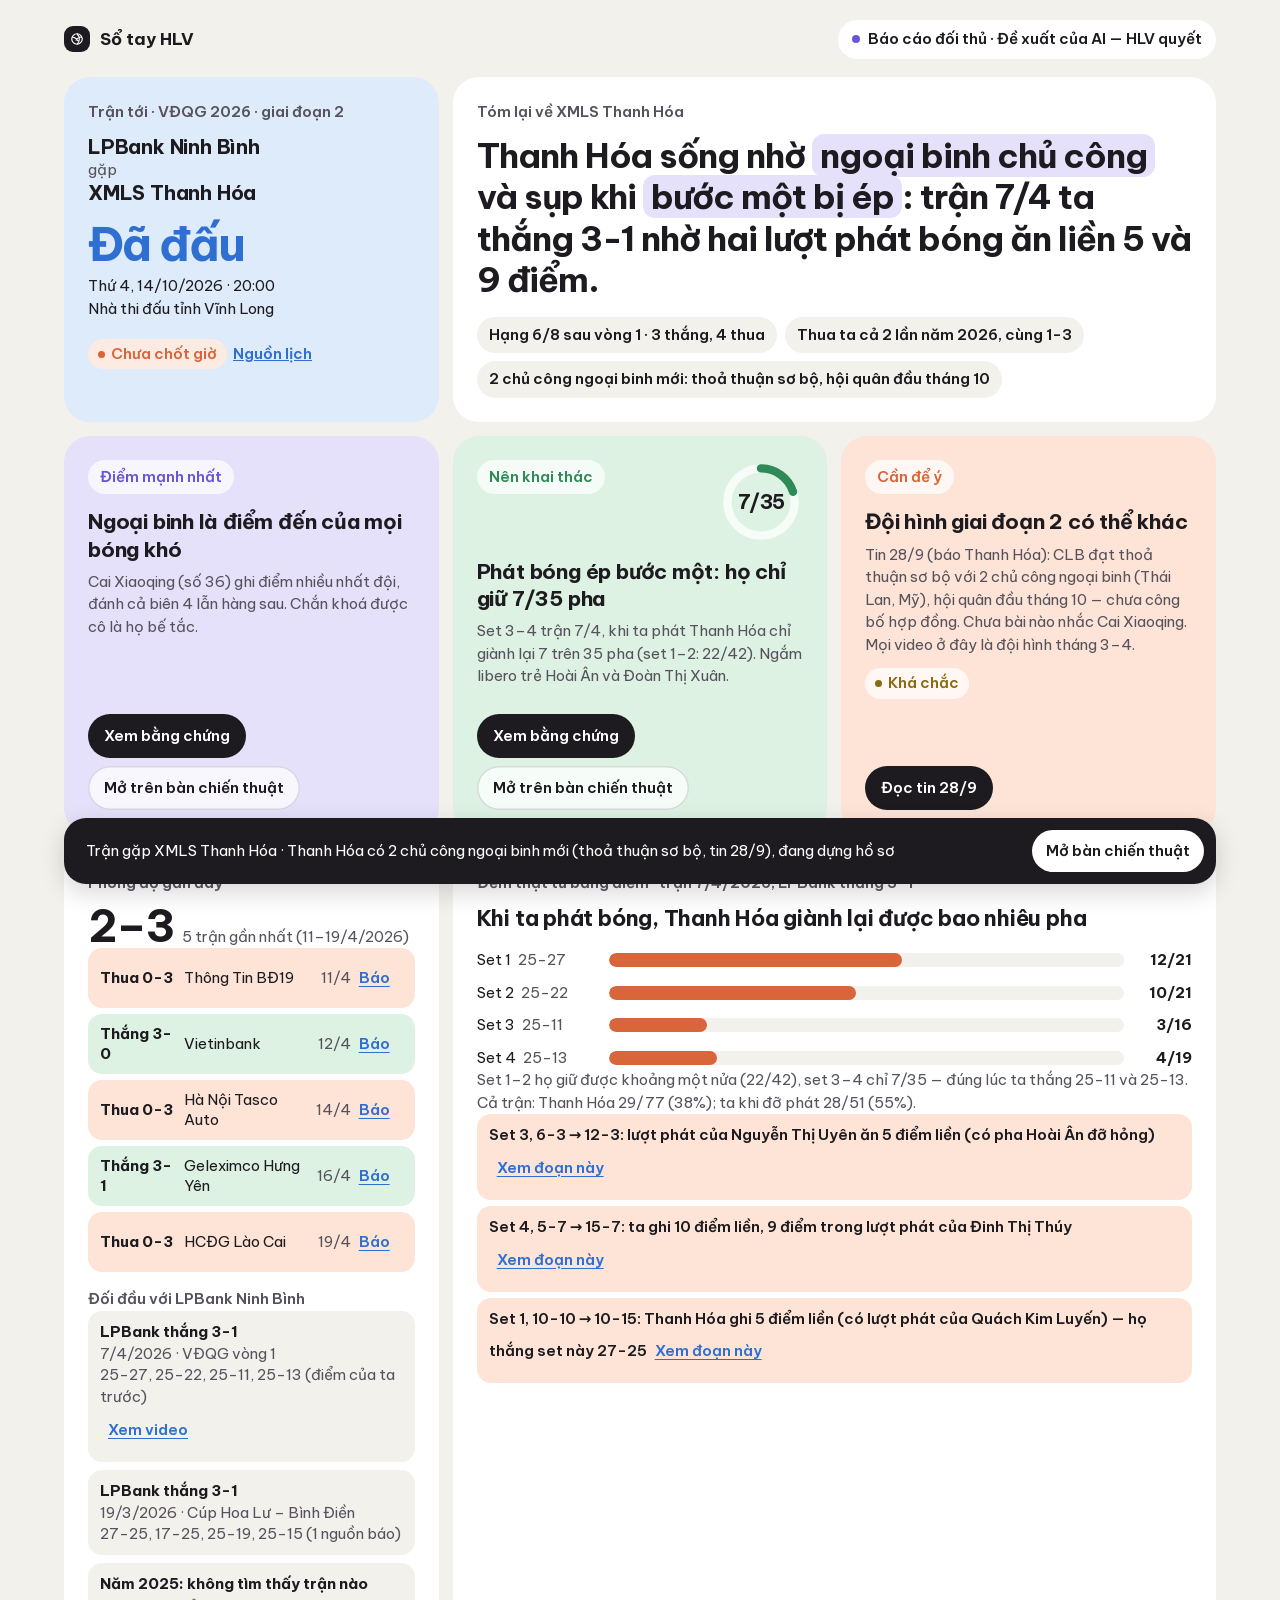
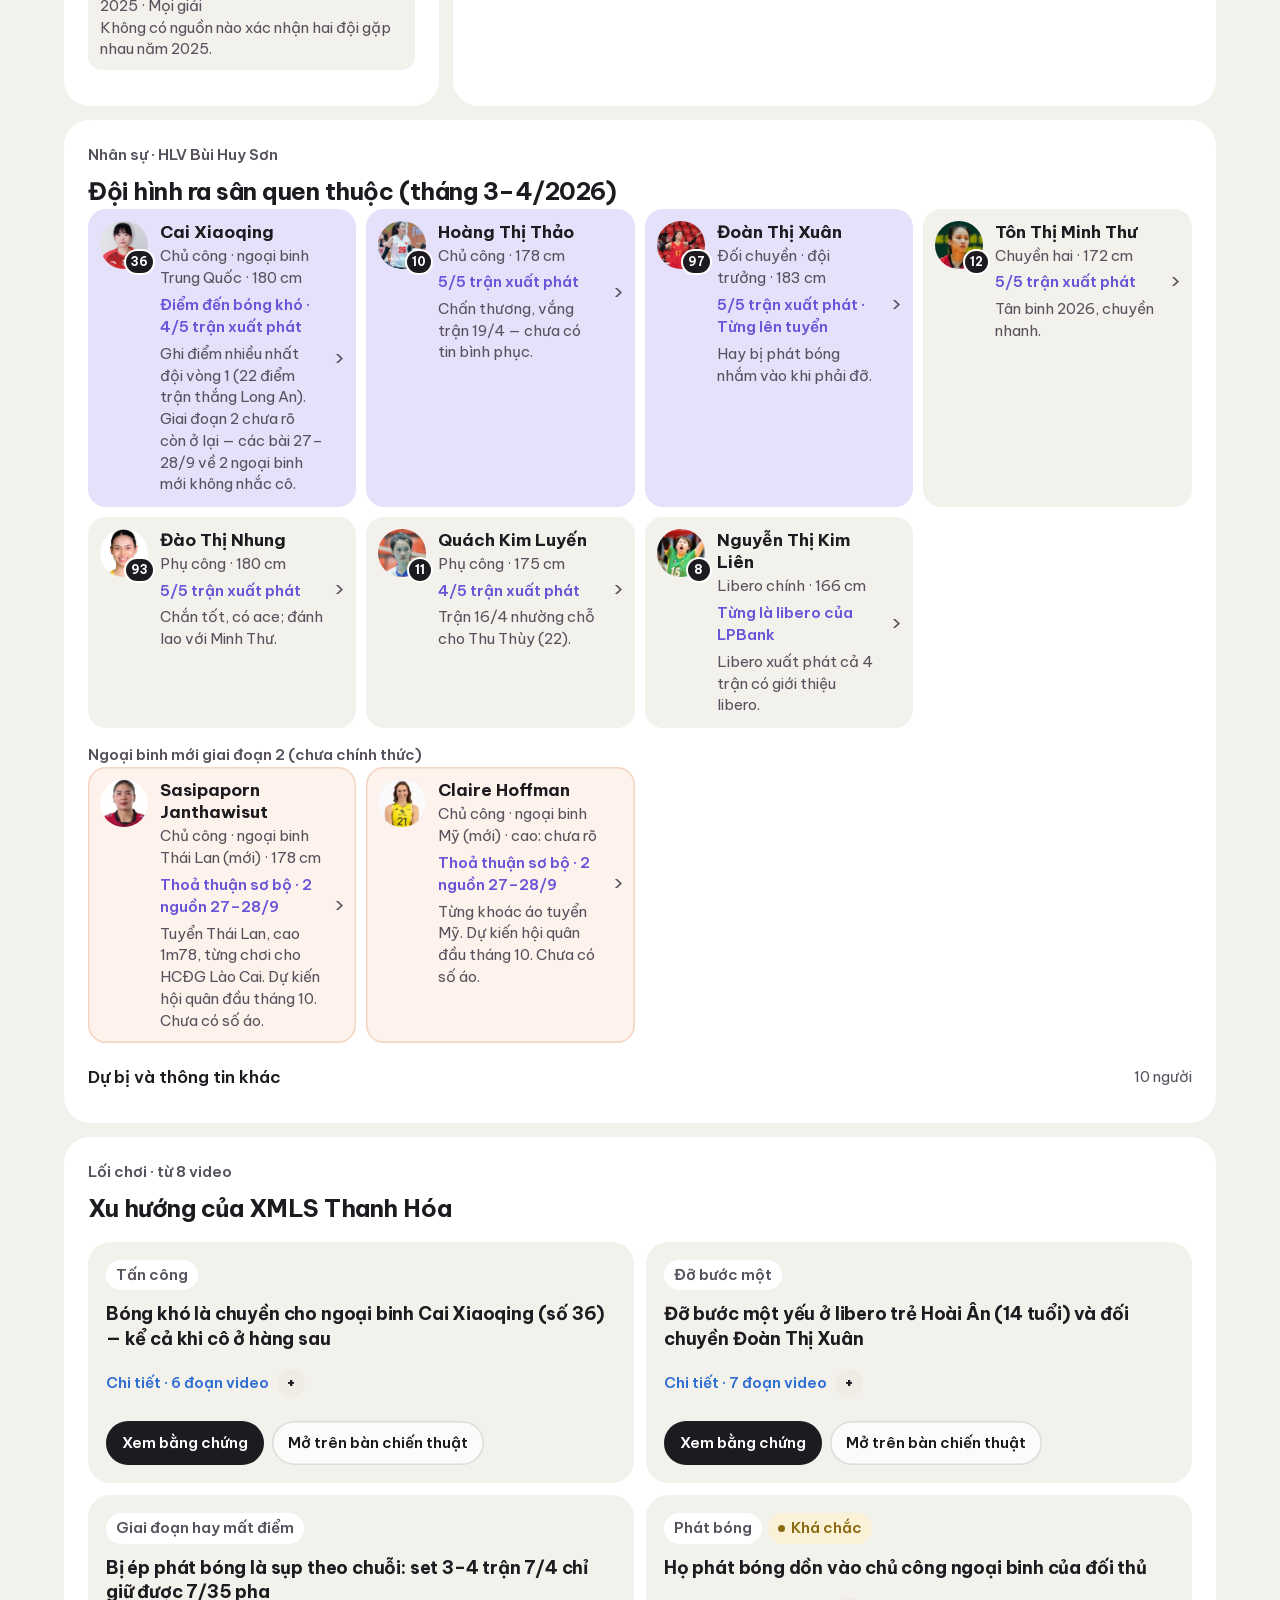
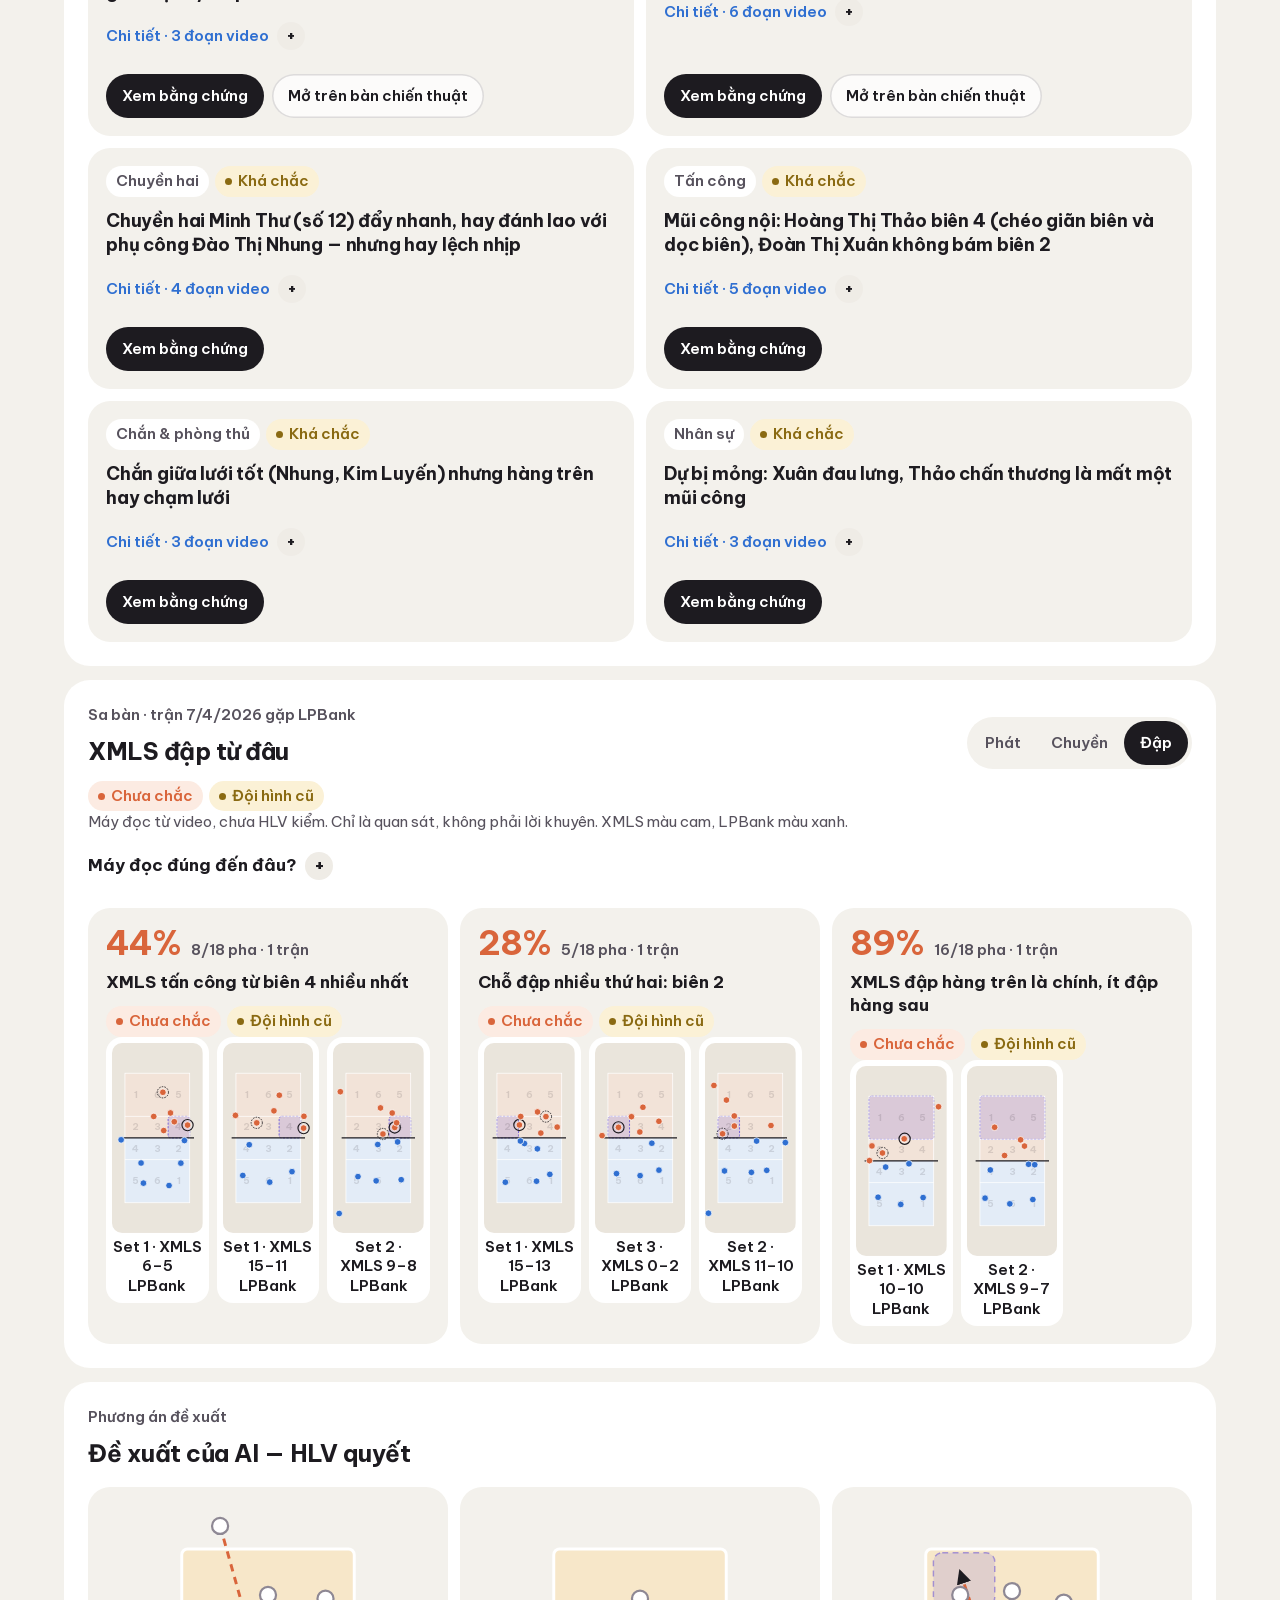
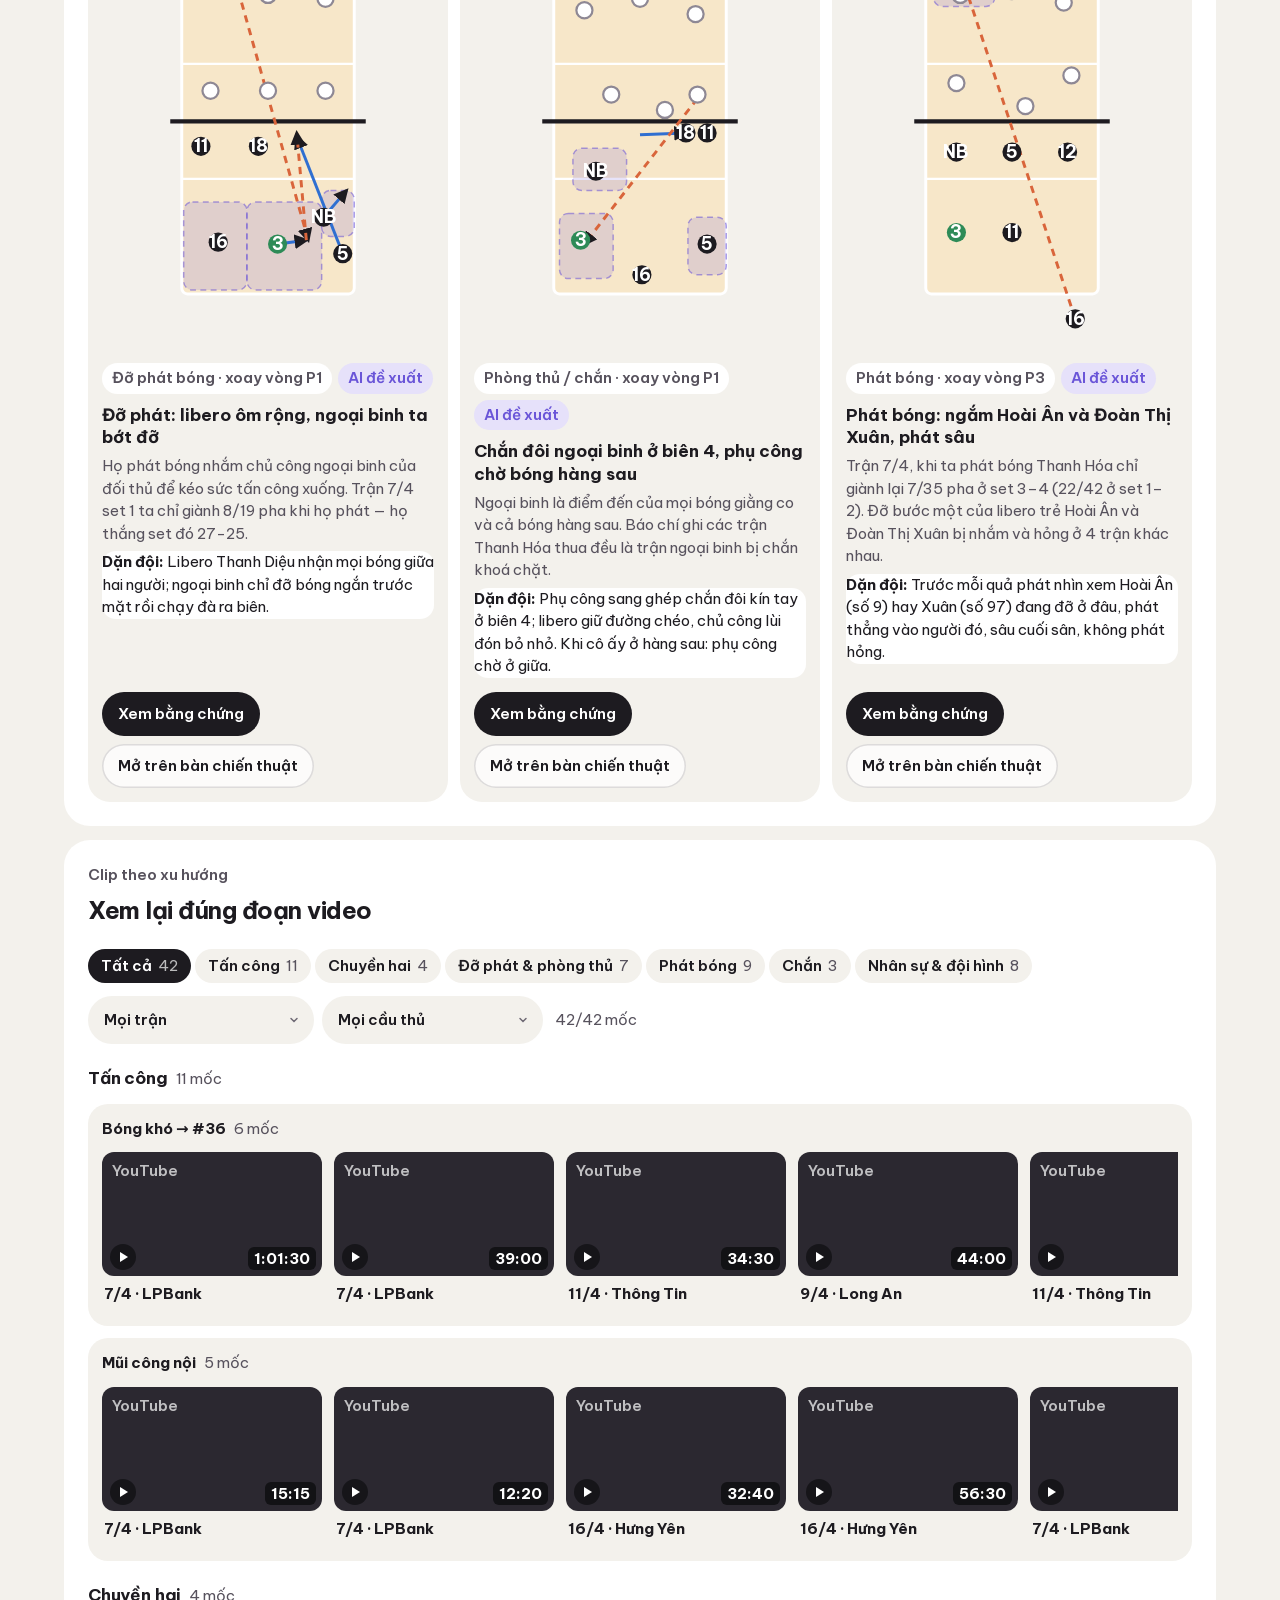
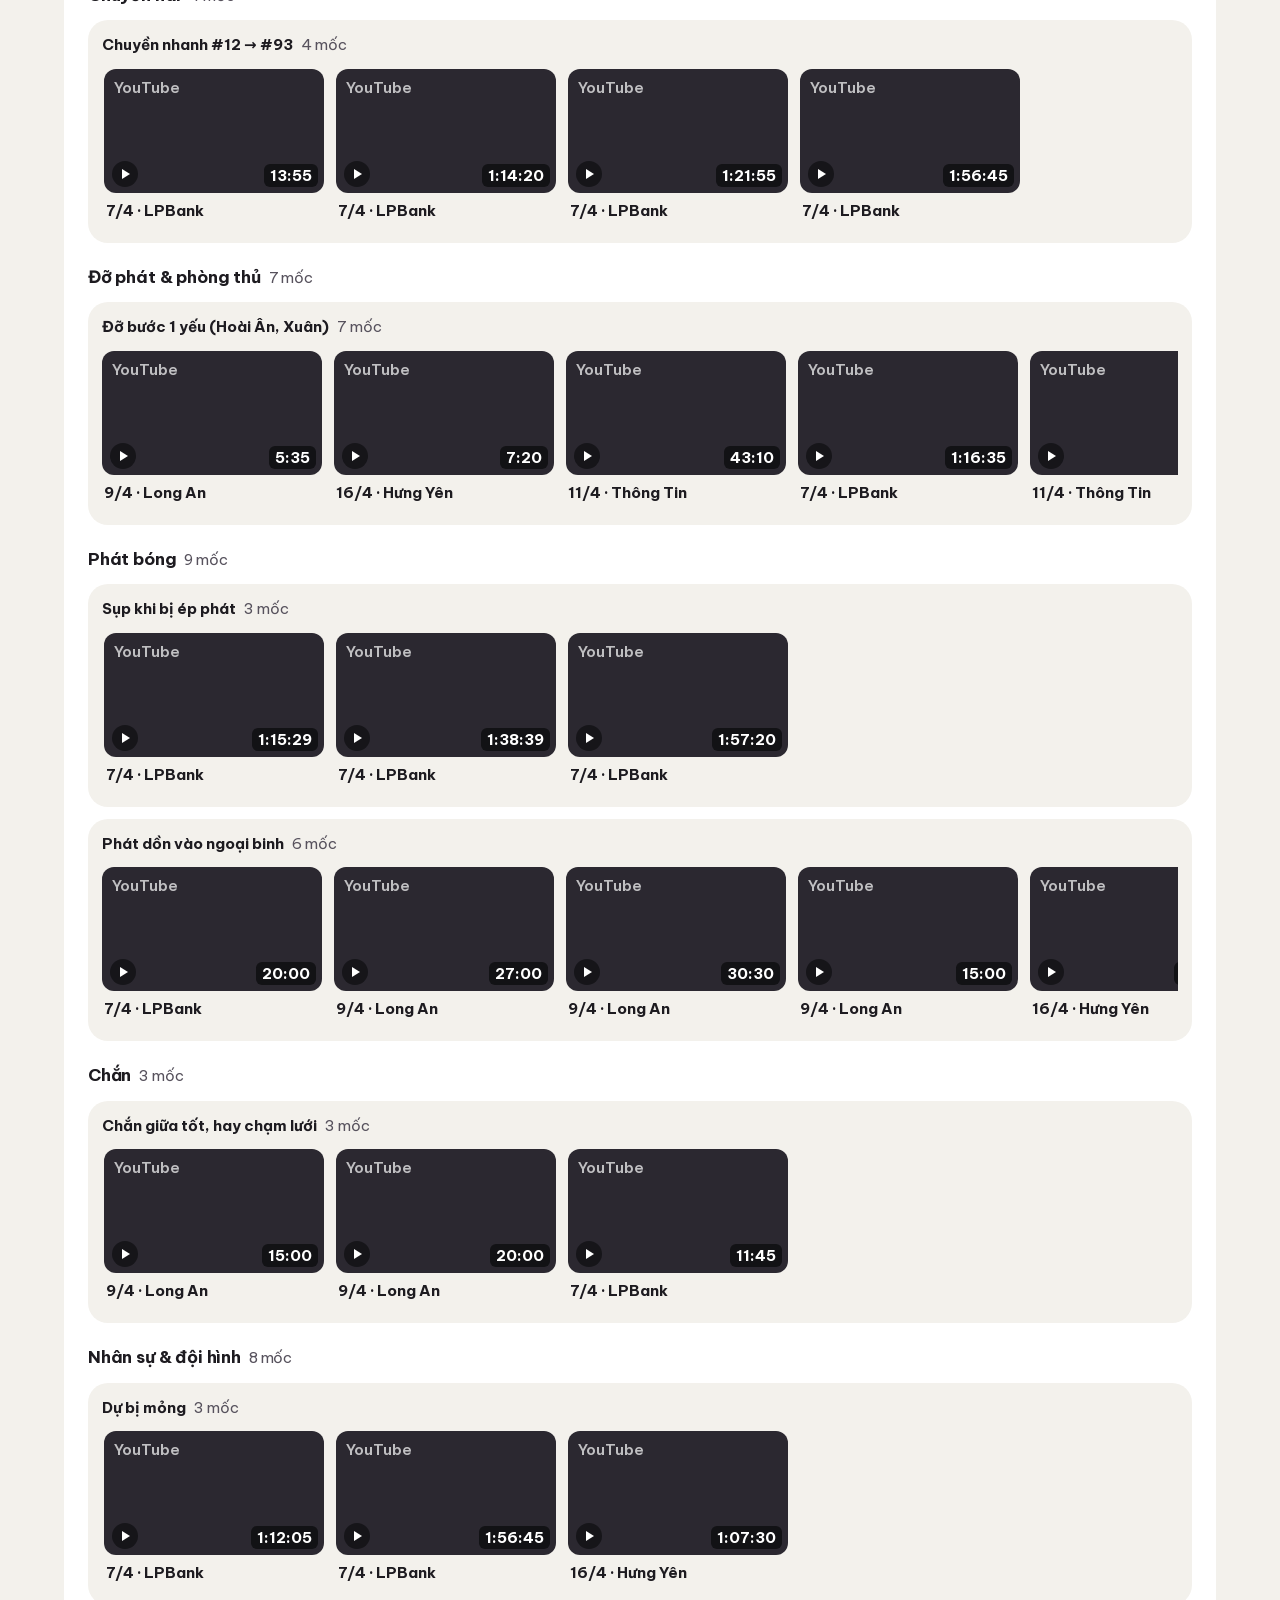
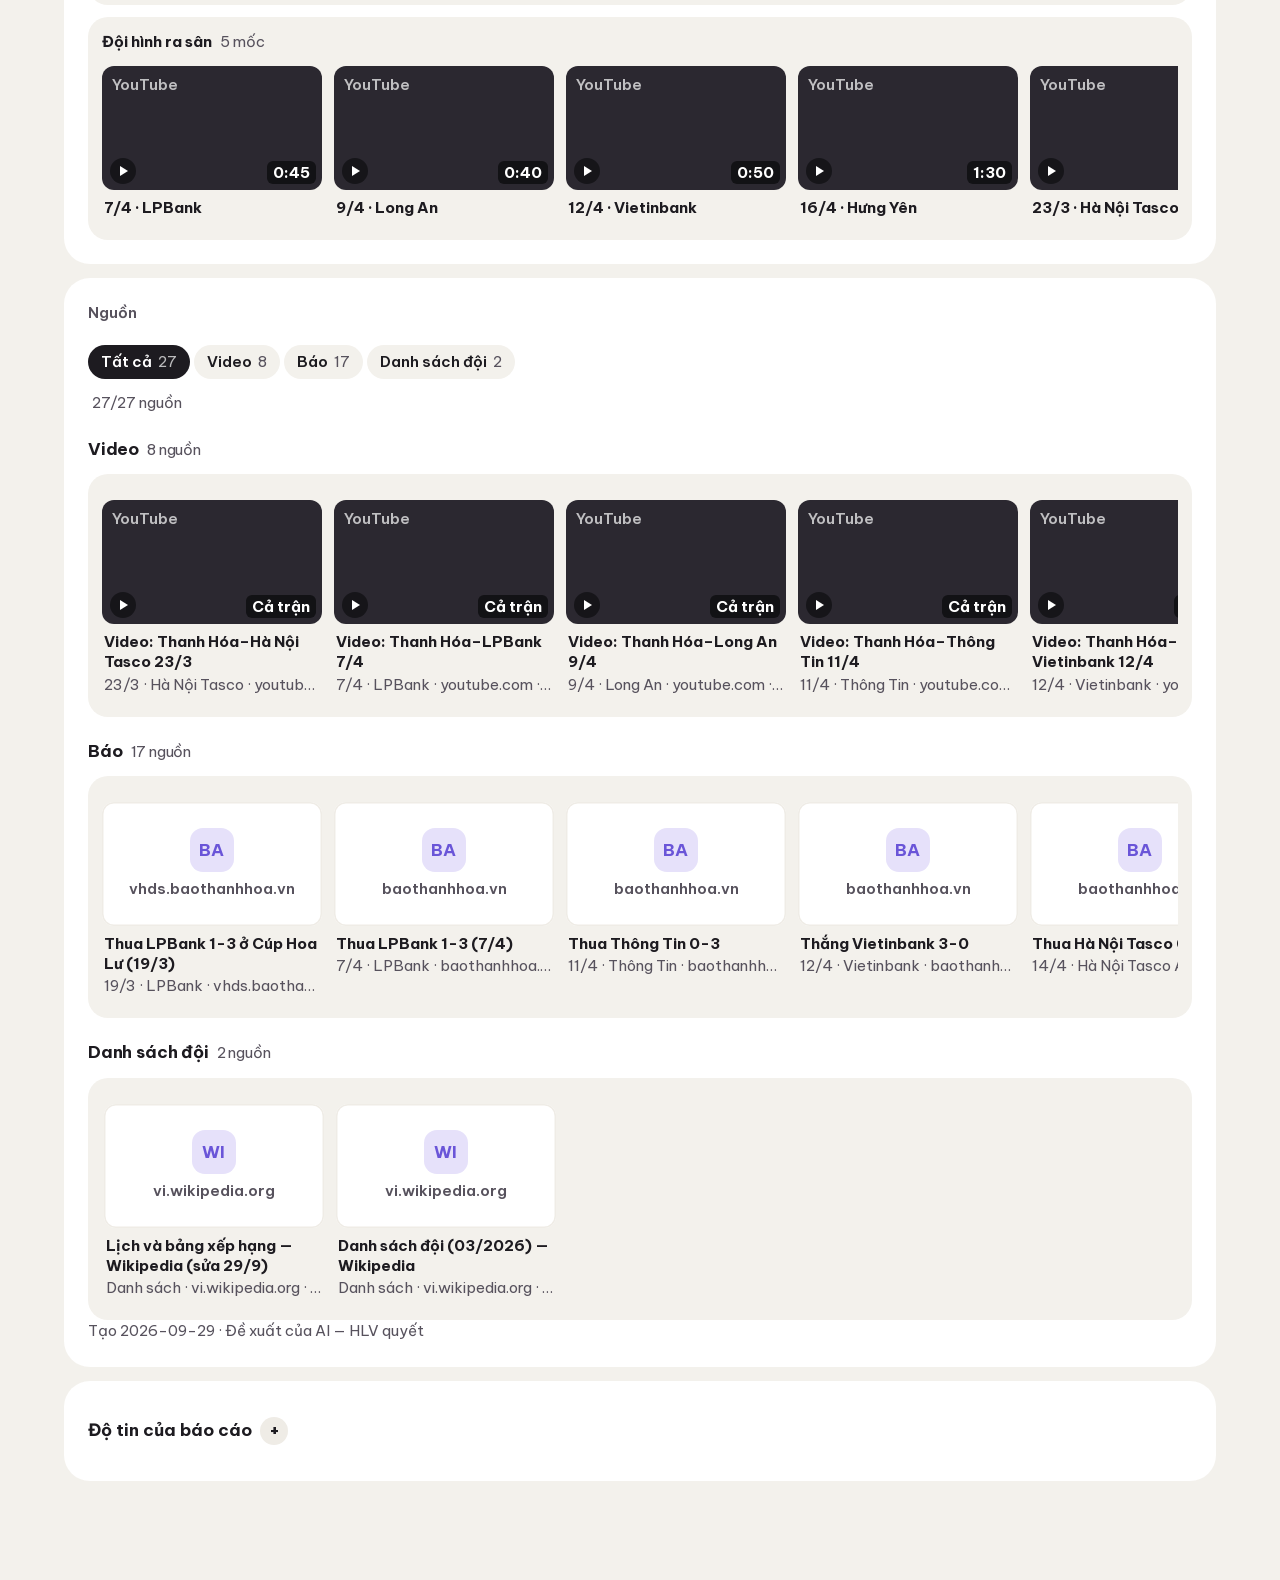
<file: scout-report.html>
<!doctype html>
<html lang="vi">
<head>
<meta charset="utf-8">
<meta name="viewport" content="width=device-width,initial-scale=1,viewport-fit=cover">
<title>Báo cáo đối thủ · Scout Bóng Chuyền</title>
<meta name="description" content="Báo cáo scout đối thủ: XMLS Thanh Hóa trước trận 14/10/2026 — phong độ, nhân sự, lối chơi kèm bằng chứng video, phương án đề xuất.">
<meta name="theme-color" content="#F3F1EC">
<!-- Trang xem thử độc lập. Font từ css/app.css, giao diện riêng ở css/scout-report.css (phong cách C · Khối mềm). -->
<link rel="stylesheet" href="css/app.css">
<link rel="stylesheet" href="css/scout-report.css">
<style>
  html, body.sr-page { background: #F3F1EC; min-height: 100vh; margin: 0; padding: 0; }
</style>
</head>
<body class="sr-page">
<div id="scout-report"></div>
<noscript>Cần bật JavaScript để xem báo cáo scout.</noscript>
<script type="module">
  import { mountScoutReport } from './js/scout-report.js';
  const q = new URLSearchParams(location.search);
  const now = q.get('now') ? new Date(q.get('now')) : undefined; // chỉ để kiểm thử: ?now=2026-09-26T09:00:00Z
  window.__scout = await mountScoutReport(document.getElementById('scout-report'), { url: q.get('data') || 'data/scout/xmls-thanh-hoa.json' /* mountScoutReport chỉ nhận data/scout/*.json */, now });
</script>
</body>
</html>
</file>
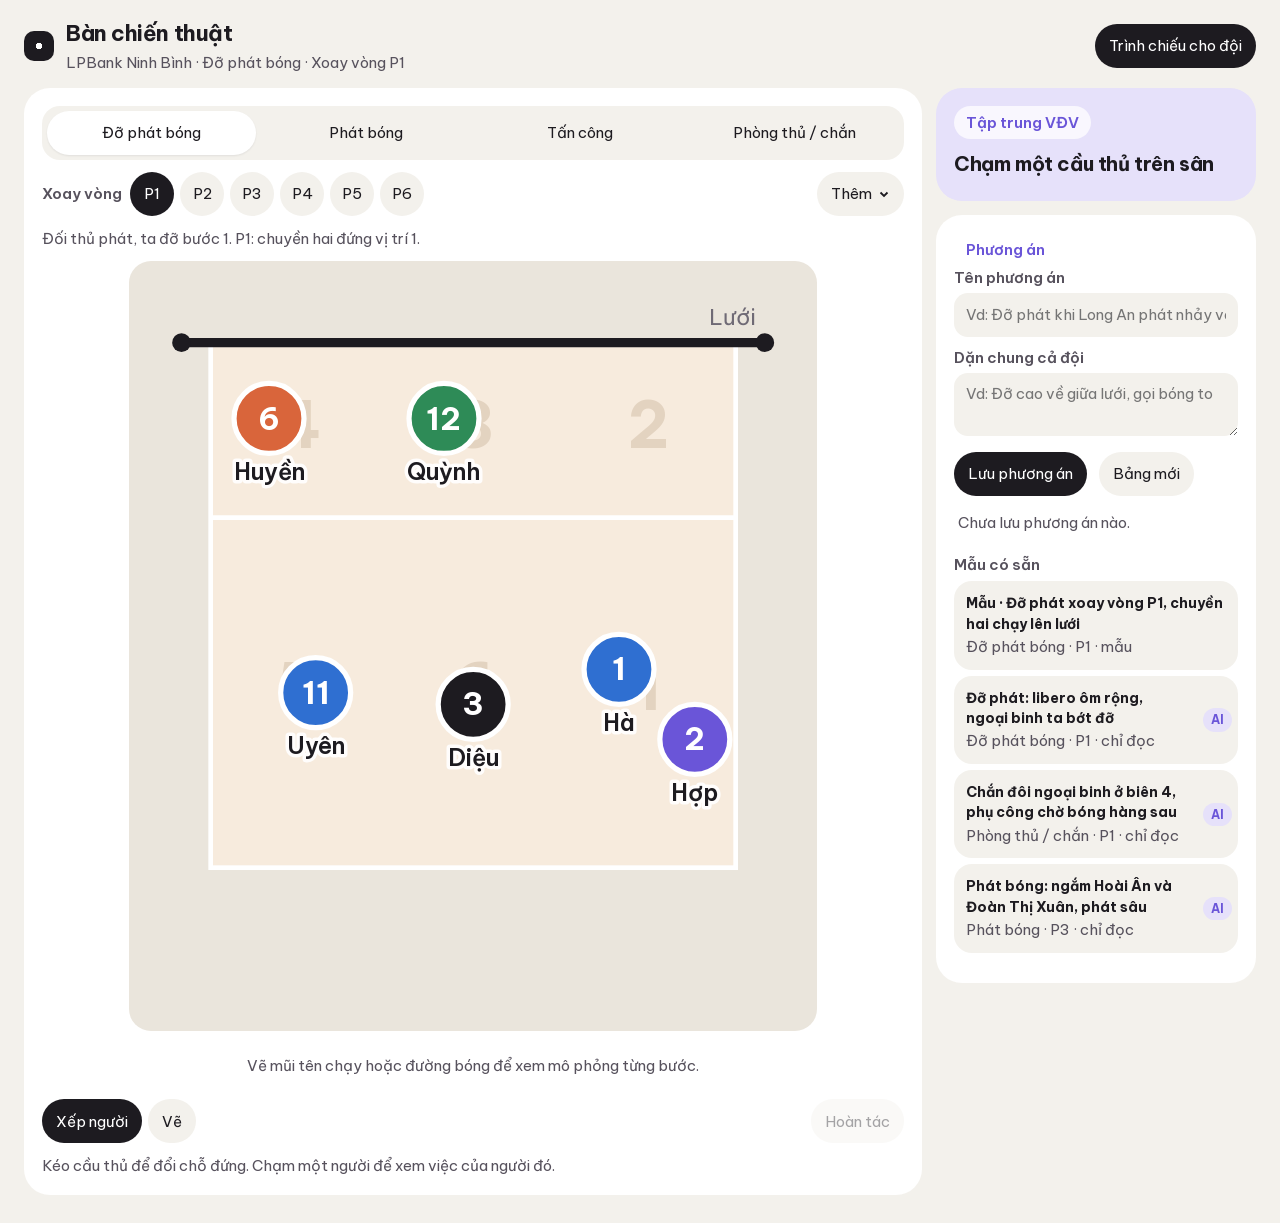
<file: tactics.html>
<!doctype html>
<html lang="vi">
<head>
<meta charset="utf-8">
<meta name="viewport" content="width=device-width,initial-scale=1,viewport-fit=cover">
<title>Bàn chiến thuật · Scout Bóng Chuyền</title>
<meta name="description" content="Bàn chiến thuật: xếp đội hình theo xoay vòng, vẽ đường chạy, lưu phương án, trình chiếu cho đội khi hội ý.">
<meta name="theme-color" content="#F3F1EC">
<!-- Trang xem thử độc lập. Dùng font + token của app (css/app.css), giao diện riêng ở css/tactics.css. -->
<link rel="stylesheet" href="css/app.css">
<link rel="stylesheet" href="css/tactics.css">
<style>
  html, body.tx-page { background: #F3F1EC; min-height: 100vh; padding: 0; }
</style>
</head>
<body class="tx-page">
<main id="tactics"></main>
<noscript>Cần bật JavaScript để dùng Bàn chiến thuật.</noscript>
<script type="module">
  import { mountTactics } from './js/tactics.js';
  window.__tactics = await mountTactics(document.getElementById('tactics'));
  // Mở từ báo cáo đối thủ: tactics.html?plan=<id> → nạp đúng phương án vừa lưu.
  const planId = new URLSearchParams(location.search).get('plan');
  if (planId) window.__tactics.loadPlan(planId);
</script>
</body>
</html>
</file>
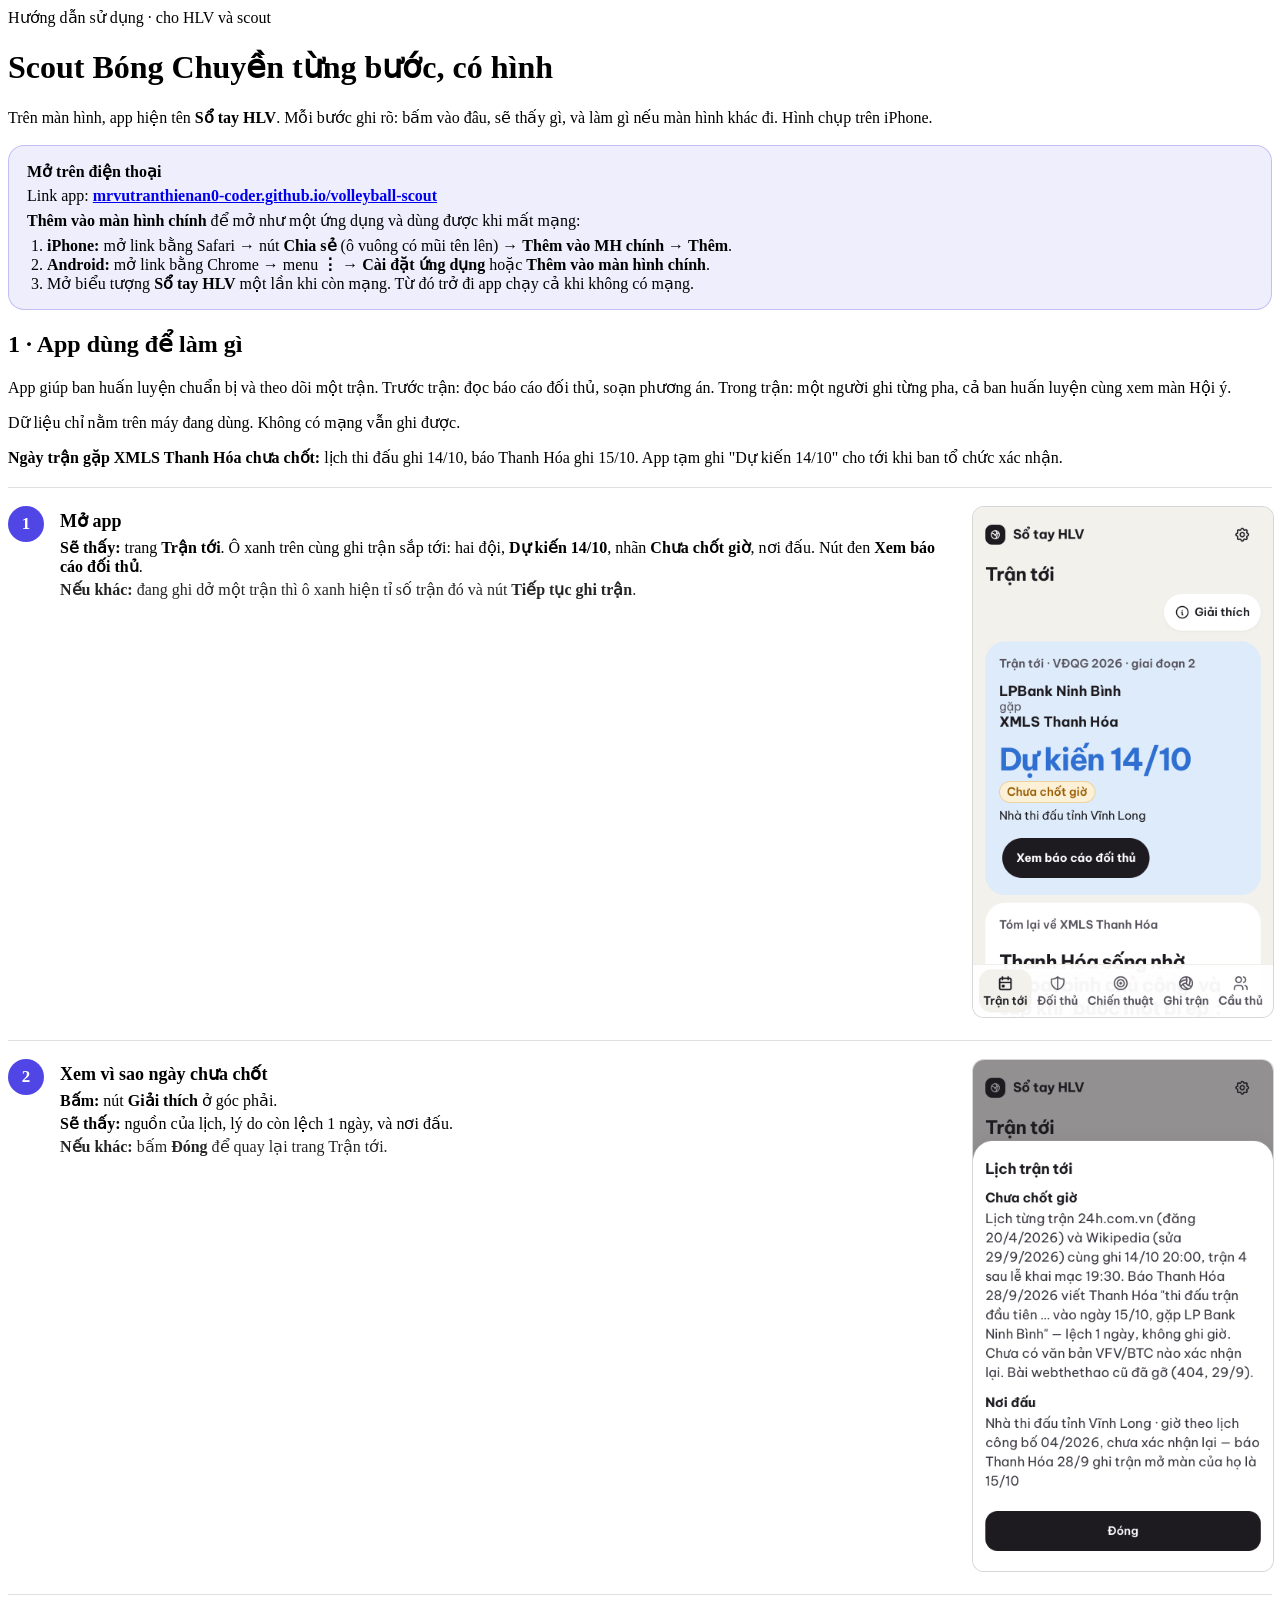
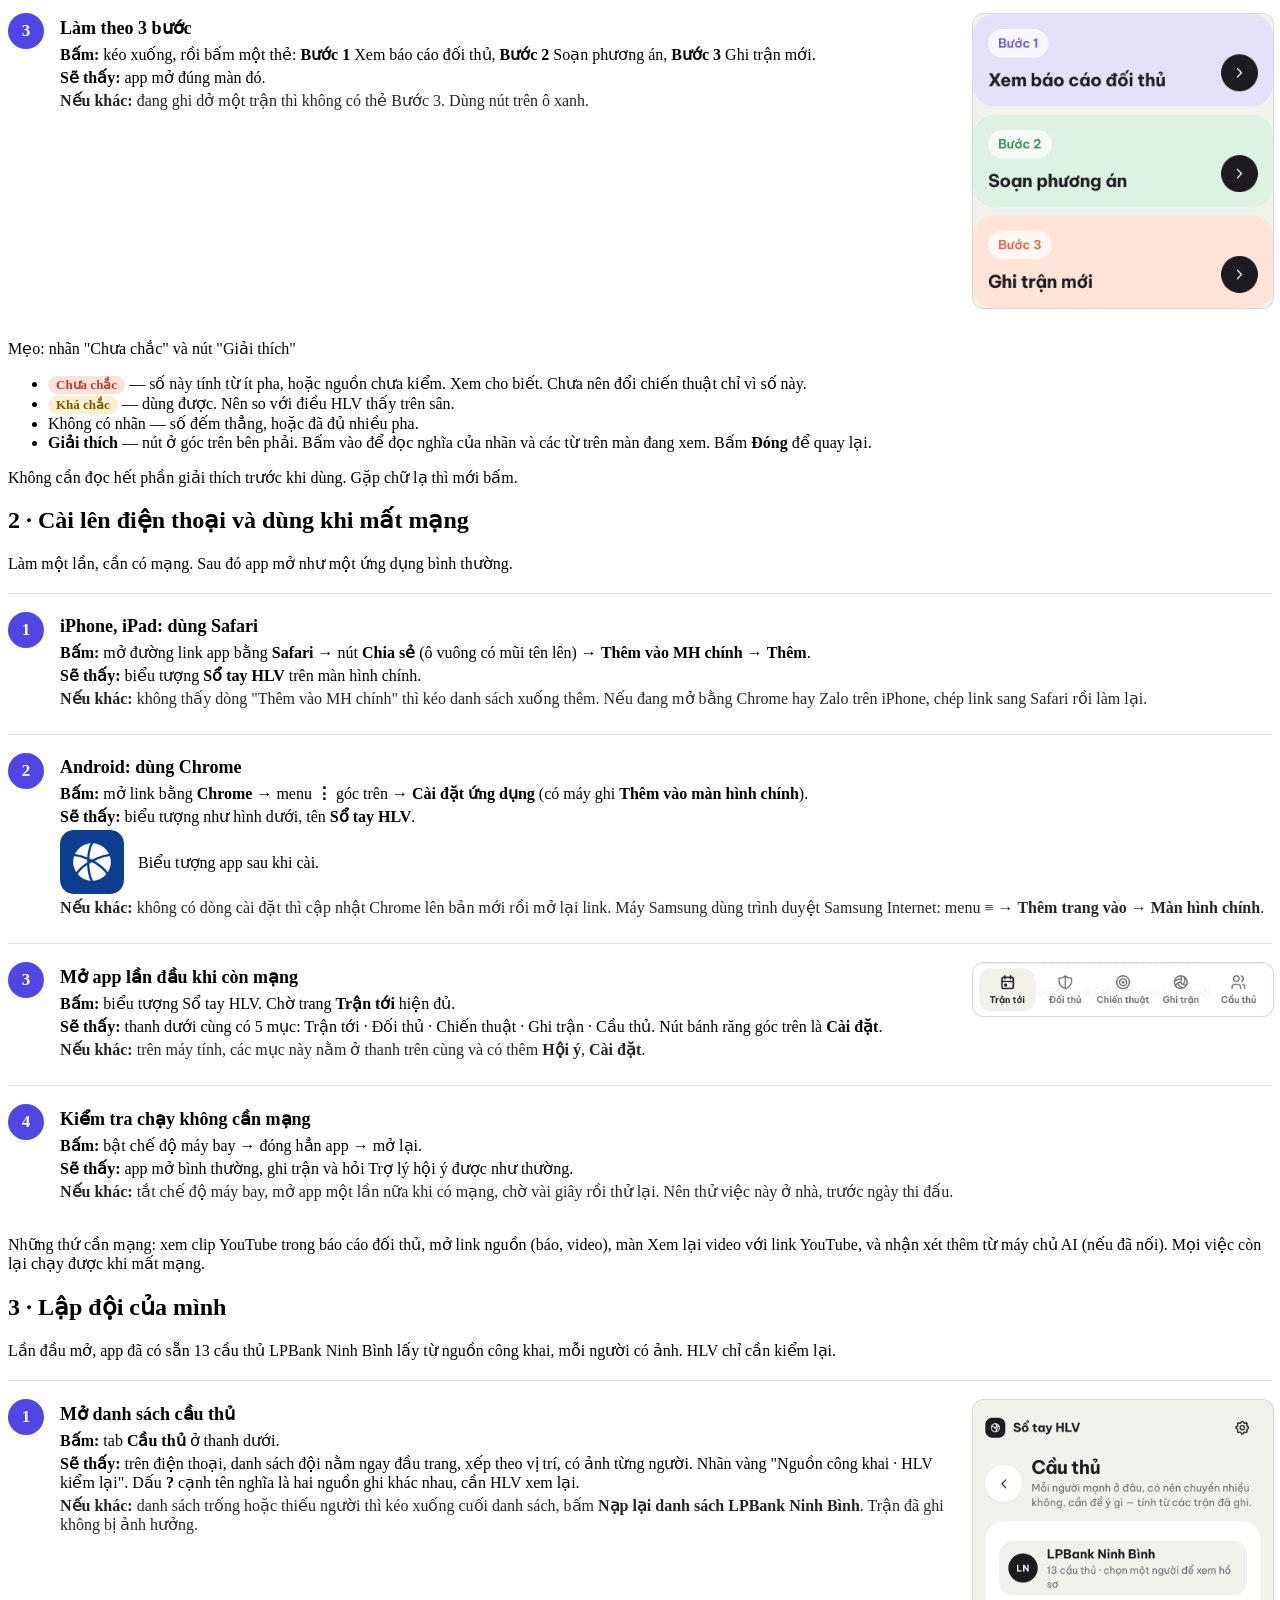
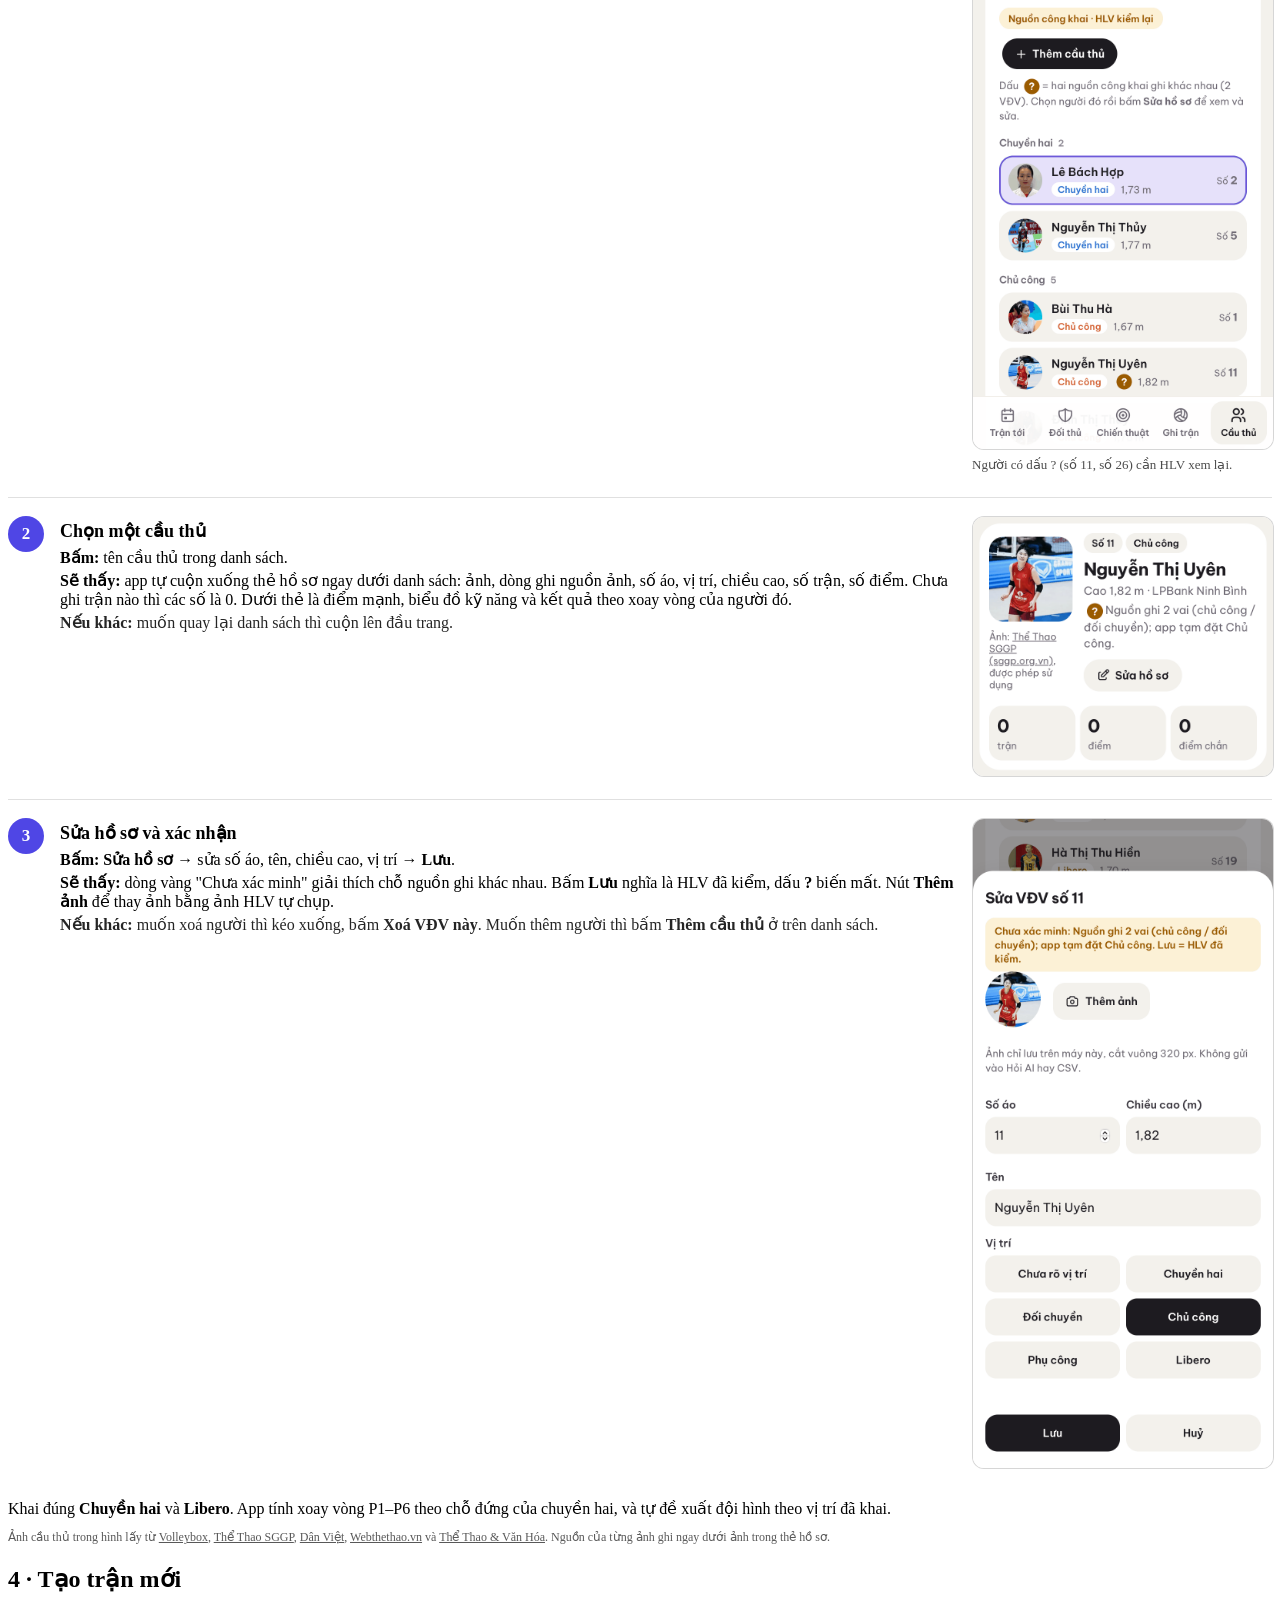
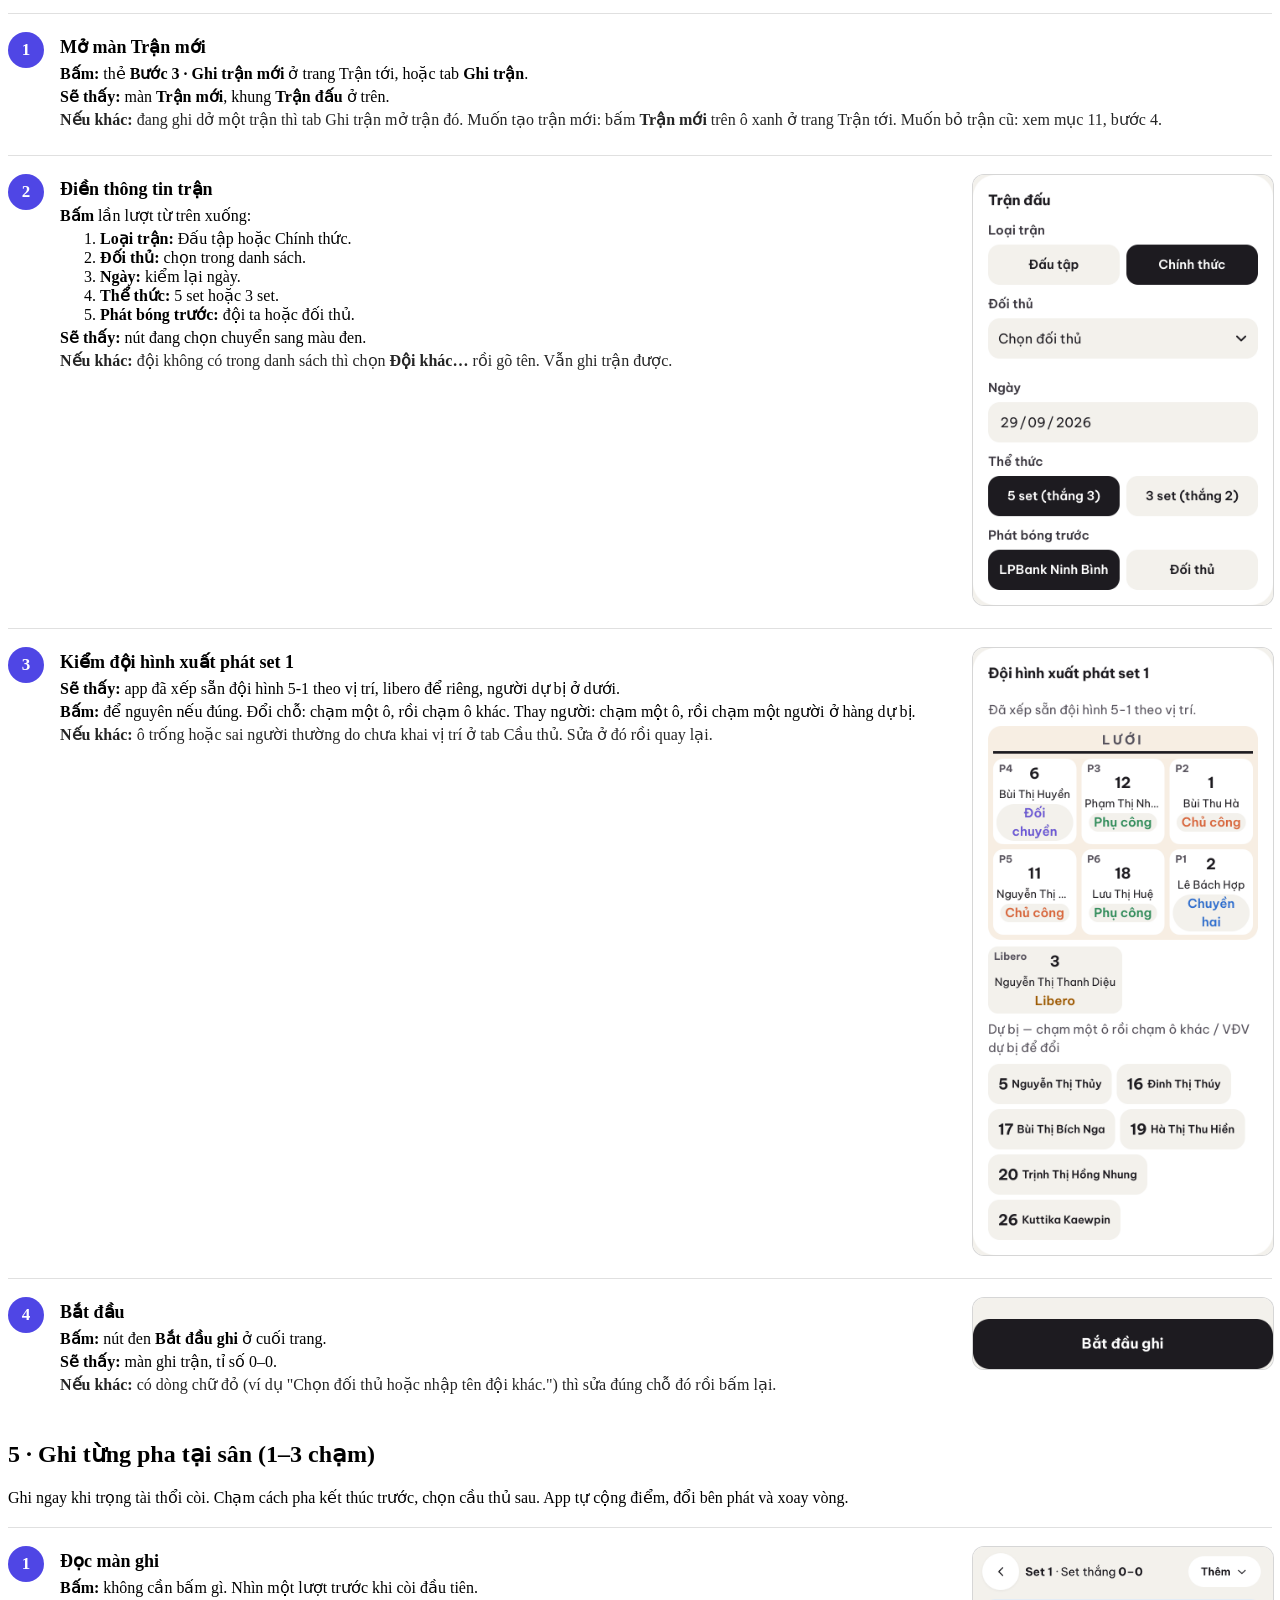
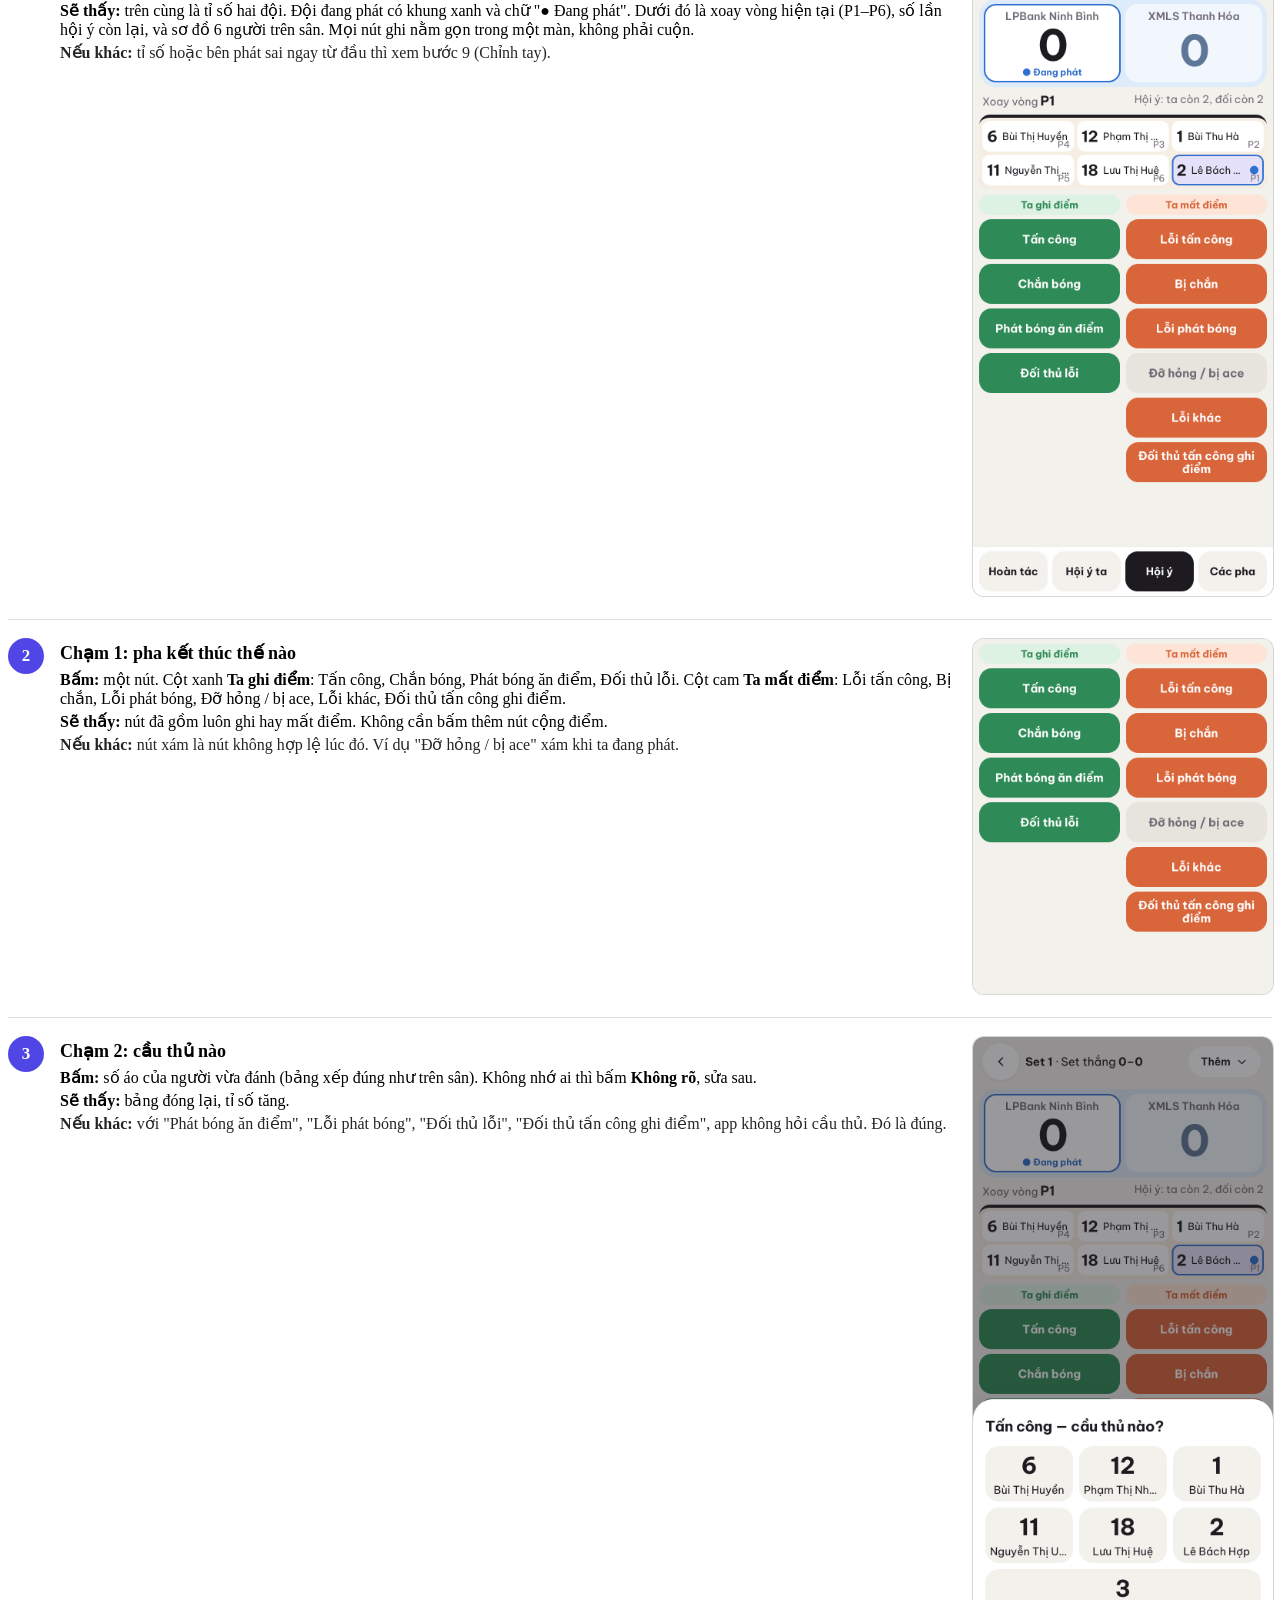
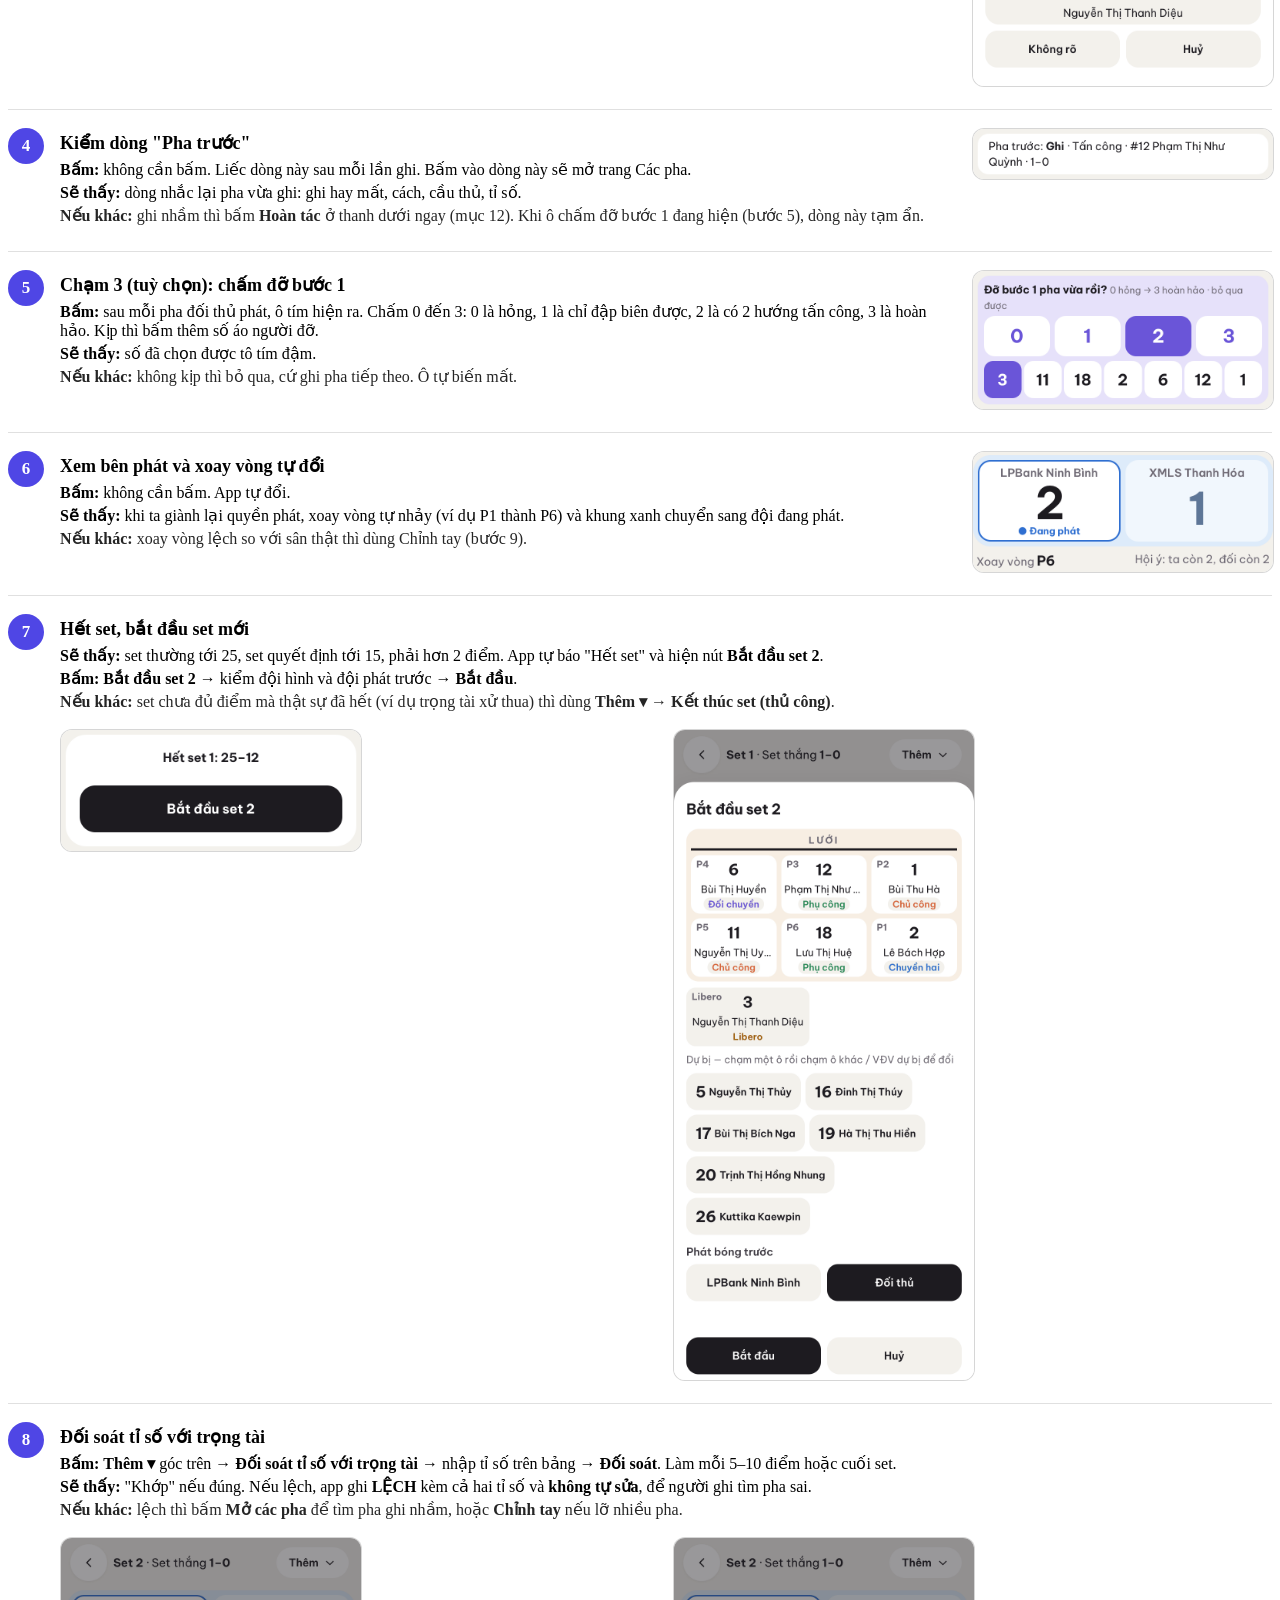
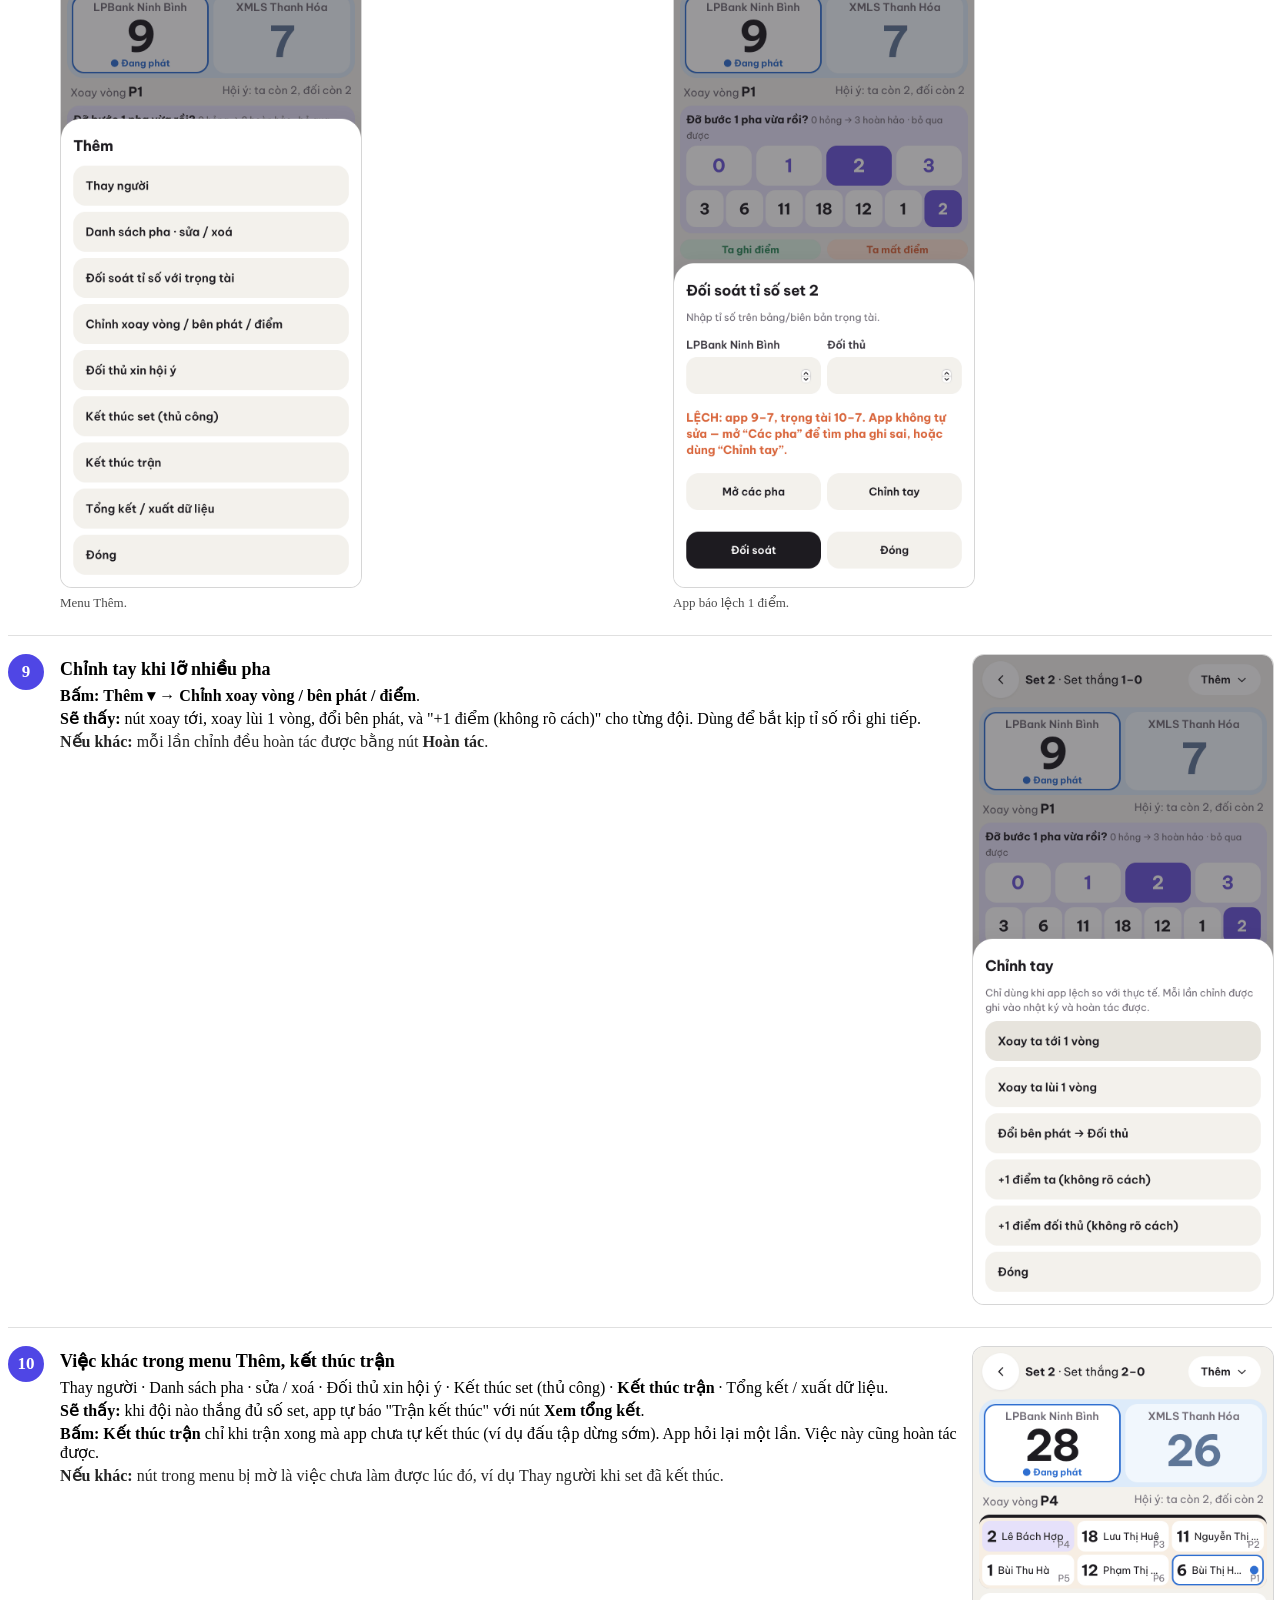
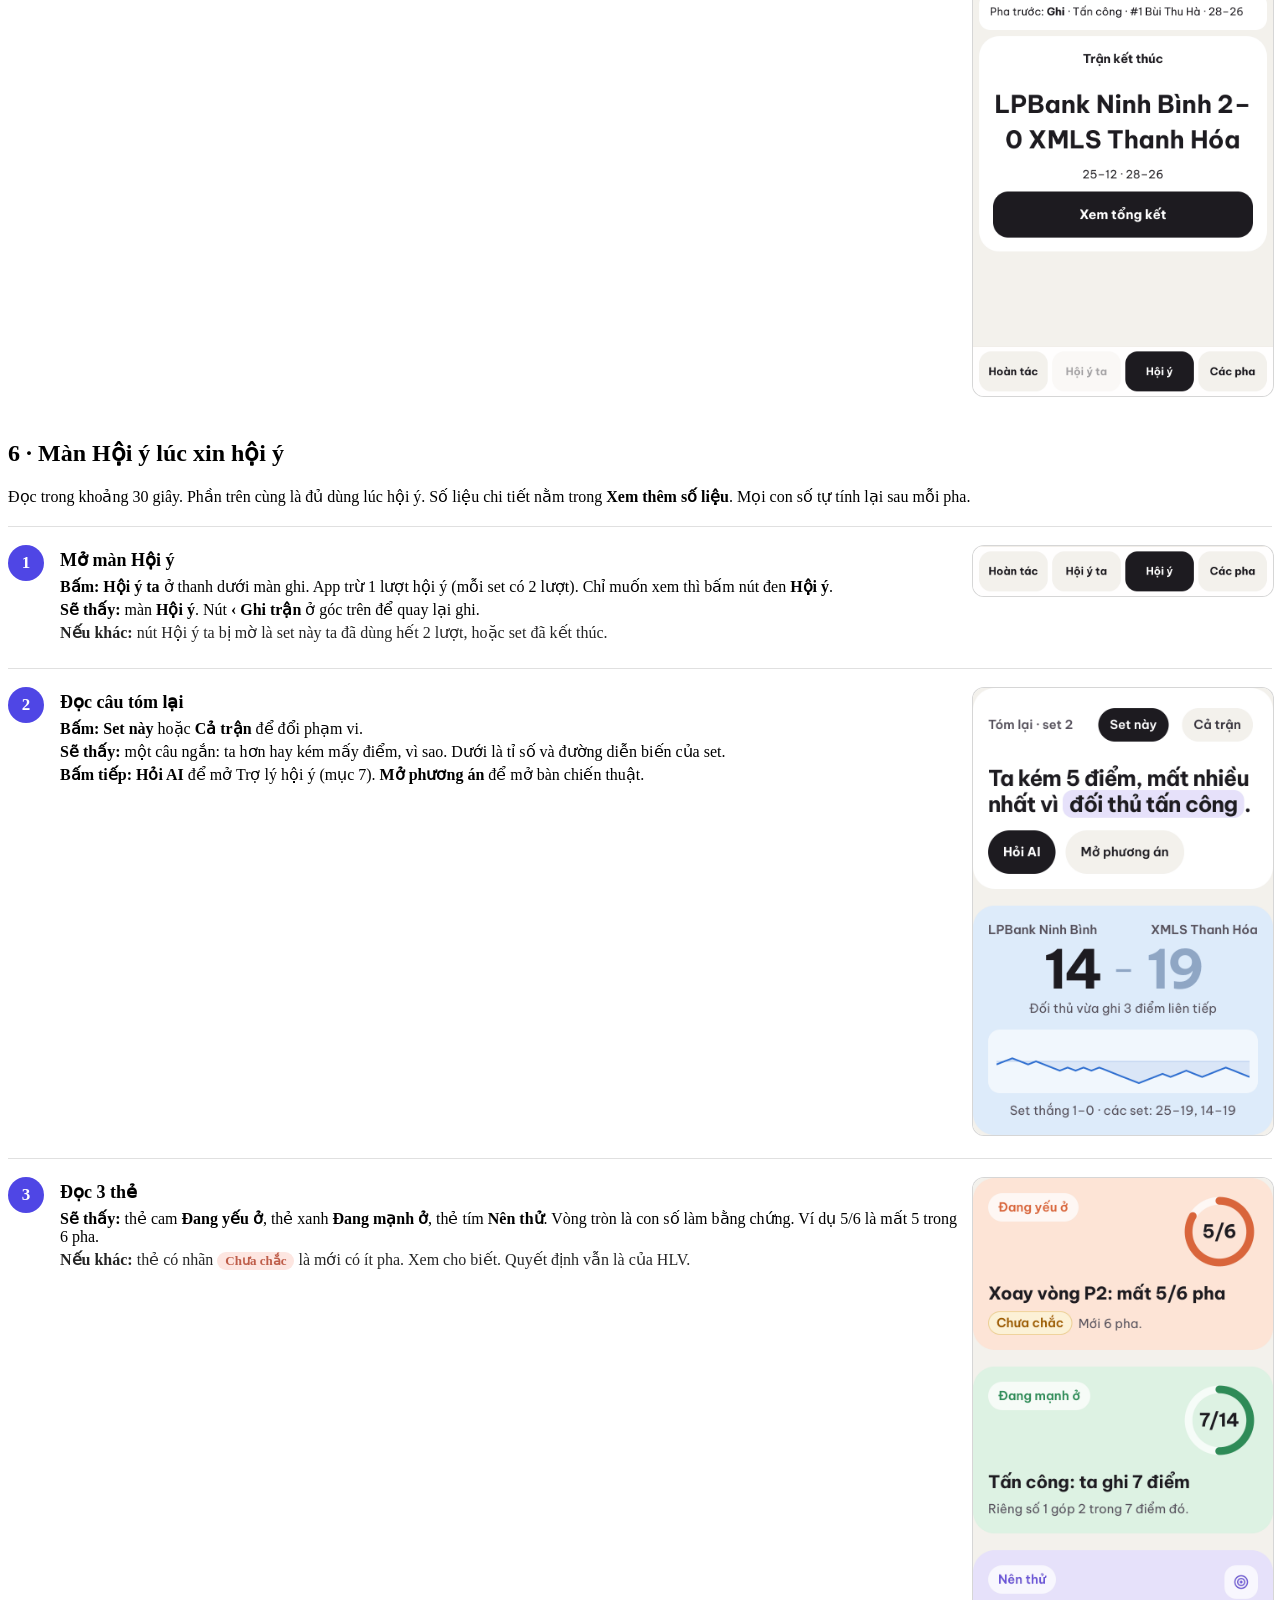
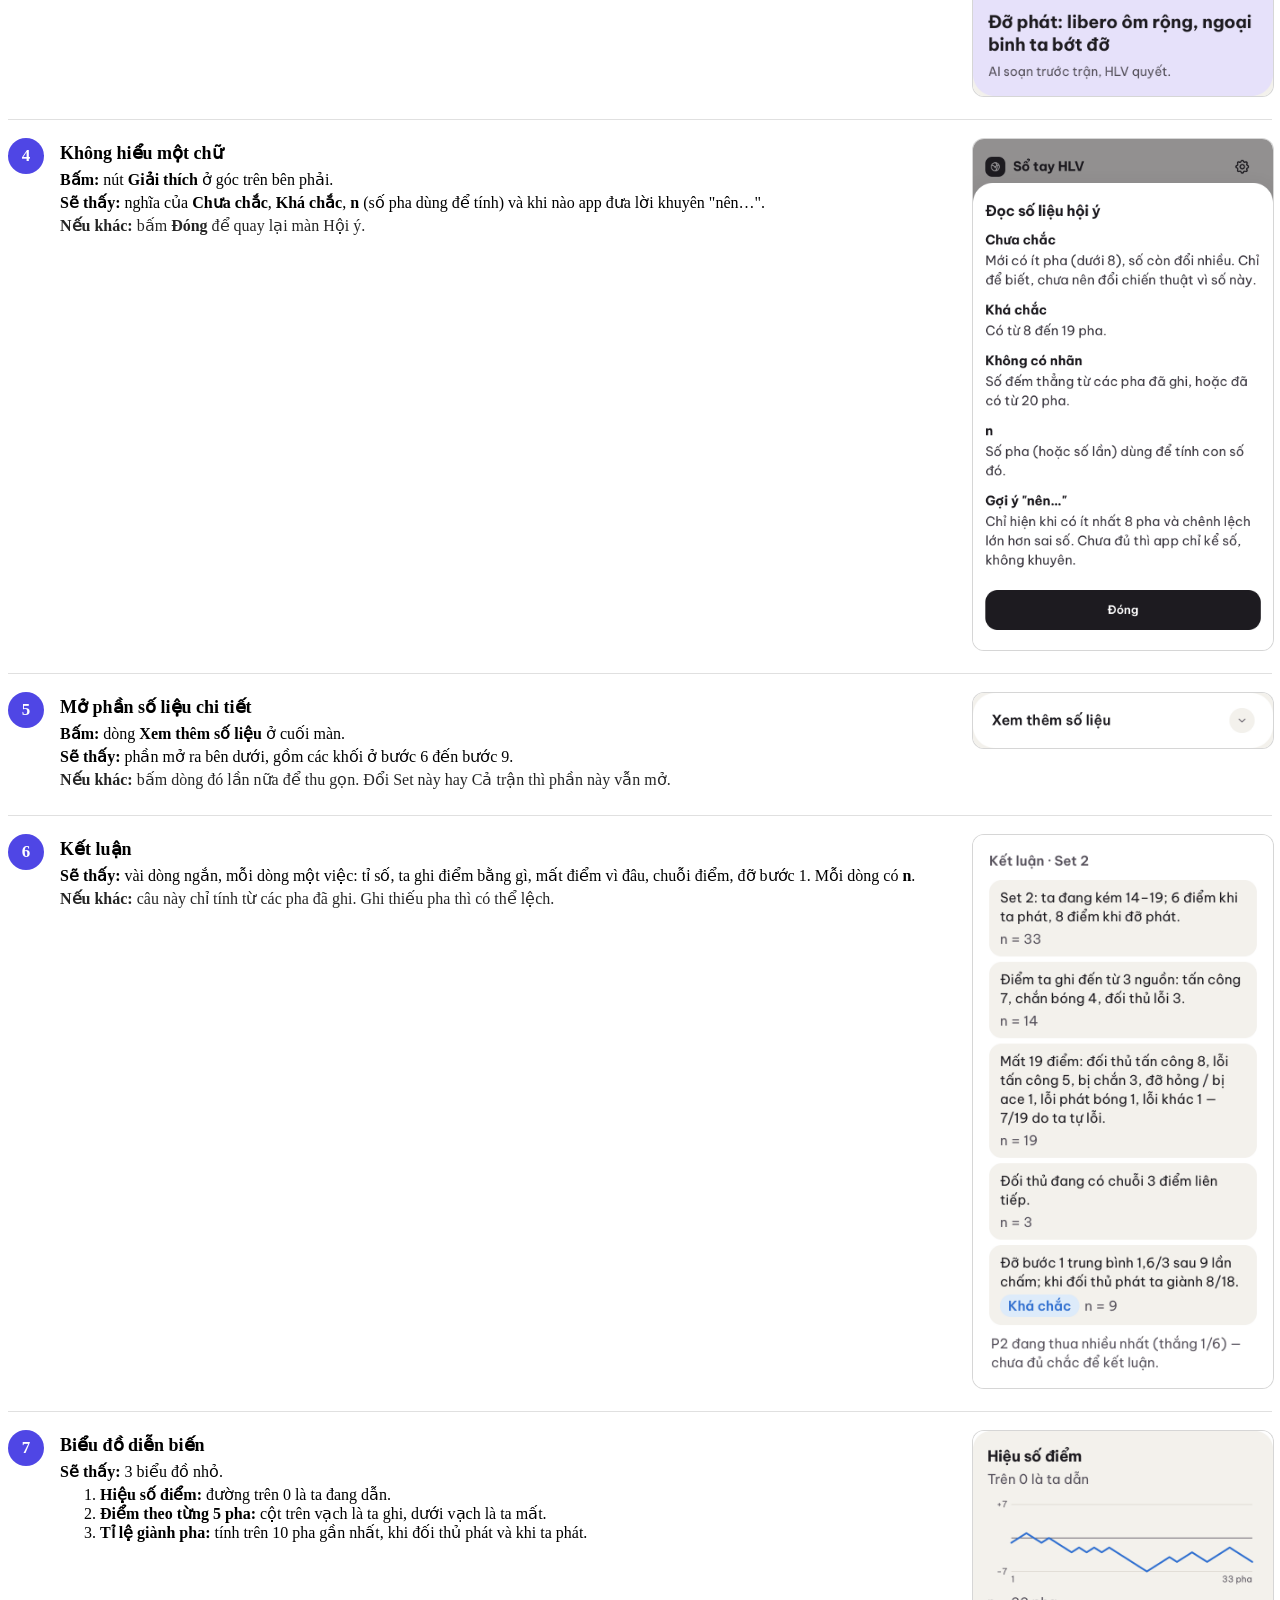
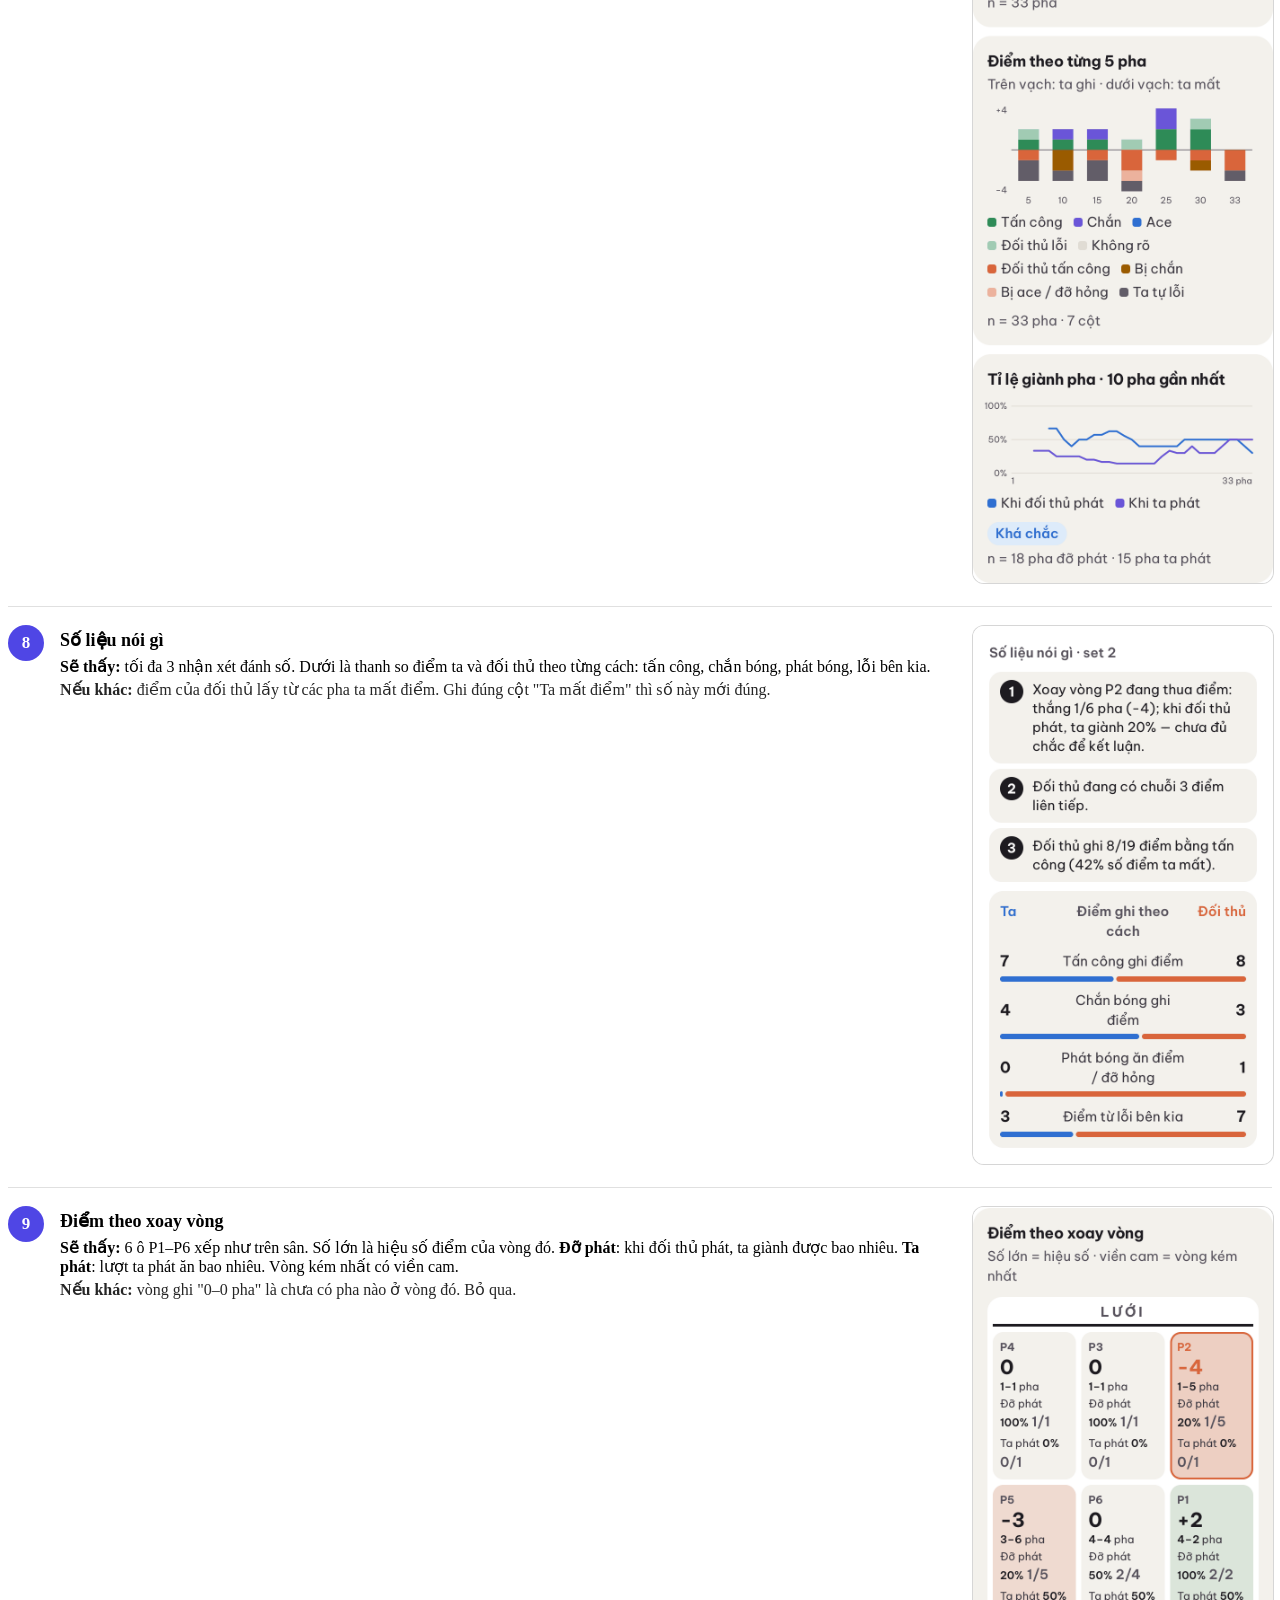
<file: guide/note.html>
<!doctype html>
<html lang="vi">
<head>
<meta charset="utf-8">
<meta name="viewport" content="width=device-width,initial-scale=1">
<title>Hướng dẫn Scout Bóng Chuyền</title>
<meta name="description" content="Hướng dẫn có hình cho HLV và scout: cài app, lập đội, ghi trận, hội ý, trợ lý hội ý, xem báo cáo đối thủ, bàn chiến thuật, sao lưu.">
<script src="https://cdn.shopify.com/s/files/1/0959/0128/6675/files/anvtt-kit.v3.js?v=1790674567"></script>
<style>
  .doc ol.st-list{list-style:none;padding:0;margin:20px 0 8px;counter-reset:st}
  .doc ol.st-list>li{counter-increment:st;position:relative;padding:18px 0 22px 52px;margin:0;
    border-top:1px solid color-mix(in srgb,currentColor 12%,transparent)}
  .doc ol.st-list>li::before{content:counter(st);position:absolute;left:0;top:18px;width:36px;height:36px;border-radius:50%;
    display:grid;place-items:center;font-weight:700;font-size:17px;background:#4f46e5;color:#fff}
  .doc .st{display:grid;gap:14px;align-items:start}
  @media (min-width:820px){.doc .st.ph{grid-template-columns:minmax(0,1fr) 300px}}
  .doc .st h3{margin:4px 0 6px;font-size:18px}
  .doc .st p{margin:4px 0}
  .doc .st .k{font-weight:700}
  .doc .st .if{opacity:.85}
  .doc figure.shot{margin:0}
  .doc figure.shot img{display:block;width:100%;height:auto;border-radius:12px;
    border:1px solid color-mix(in srgb,currentColor 16%,transparent);background:#fff}
  .doc figure.shot.ph img{max-width:300px}
  .doc figure.shot.half img{max-width:460px}
  .doc figure.shot figcaption{font-size:13px;opacity:.7;margin-top:6px;line-height:1.45}
  .doc .shots2{display:grid;gap:14px}
  @media (min-width:700px){.doc .shots2{grid-template-columns:1fr 1fr}}
  .doc .icon-row{display:flex;gap:14px;align-items:center}
  .doc .icon-row img{width:64px;height:64px;border-radius:14px}
  .doc .lbl{display:inline-block;padding:1px 8px;border-radius:999px;font-size:13px;font-weight:600;white-space:nowrap}
  .doc .lbl.lo{background:#fde2dc;color:#b3412a}
  .doc .lbl.mid{background:#fbf0cf;color:#7a5a00}
  .doc .lbl.hi{background:#dcf1e3;color:#1f6b3d}
  .doc .lbl.fact{background:#ecebe6;color:#45443f}
  .doc .credit{font-size:12px;opacity:.65}
  .doc .credit a{color:inherit}
  .doc .phone-box{border-radius:16px;padding:16px 18px;margin:18px 0 8px;
    background:color-mix(in srgb,#4f46e5 9%,transparent);border:1px solid color-mix(in srgb,#4f46e5 28%,transparent)}
  .doc .phone-box h2{margin:0 0 6px;font-size:18px;border:0;padding:0}
  .doc .phone-box p{margin:6px 0}
  .doc .phone-box ol{margin:6px 0 0;padding-left:20px}
  .doc .phone-box .link{font-weight:700;word-break:break-all}
</style>
</head>
<body>
<main class="doc">
  <div class="kicker">Hướng dẫn sử dụng · cho HLV và scout</div>
  <h1>Scout Bóng Chuyền <span>từng bước, có hình</span></h1>
  <p class="sub">Trên màn hình, app hiện tên <b>Sổ tay HLV</b>. Mỗi bước ghi rõ: bấm vào đâu, sẽ thấy gì, và làm gì nếu màn hình khác đi. Hình chụp trên iPhone.</p>

  <div class="phone-box">
    <div class="lab" style="font-weight:700;margin-bottom:4px">Mở trên điện thoại</div>
    <p>Link app: <a class="link" href="https://mrvutranthienan0-coder.github.io/volleyball-scout/">mrvutranthienan0-coder.github.io/volleyball-scout</a></p>
    <p><b>Thêm vào màn hình chính</b> để mở như một ứng dụng và dùng được khi mất mạng:</p>
    <ol>
      <li><b>iPhone:</b> mở link bằng Safari → nút <b>Chia sẻ</b> (ô vuông có mũi tên lên) → <b>Thêm vào MH chính</b> → <b>Thêm</b>.</li>
      <li><b>Android:</b> mở link bằng Chrome → menu <b>⋮</b> → <b>Cài đặt ứng dụng</b> hoặc <b>Thêm vào màn hình chính</b>.</li>
      <li>Mở biểu tượng <b>Sổ tay HLV</b> một lần khi còn mạng. Từ đó trở đi app chạy cả khi không có mạng.</li>
    </ol>
  </div>

  <nav class="toc" data-title="Mục lục"></nav>

  <!-- ============ 1 ============ -->
  <h2>1 · App dùng để làm gì</h2>
  <p>App giúp ban huấn luyện chuẩn bị và theo dõi một trận. Trước trận: đọc báo cáo đối thủ, soạn phương án. Trong trận: một người ghi từng pha, cả ban huấn luyện cùng xem màn Hội ý.</p>
  <p>Dữ liệu chỉ nằm trên máy đang dùng. Không có mạng vẫn ghi được.</p>
  <p><b>Ngày trận gặp XMLS Thanh Hóa chưa chốt:</b> lịch thi đấu ghi 14/10, báo Thanh Hóa ghi 15/10. App tạm ghi "Dự kiến 14/10" cho tới khi ban tổ chức xác nhận.</p>
  <ol class="st-list">
    <li><div class="st ph">
      <div>
        <h3>Mở app</h3>
        <p><span class="k">Sẽ thấy:</span> trang <b>Trận tới</b>. Ô xanh trên cùng ghi trận sắp tới: hai đội, <b>Dự kiến 14/10</b>, nhãn <b>Chưa chốt giờ</b>, nơi đấu. Nút đen <b>Xem báo cáo đối thủ</b>.</p>
        <p class="if"><span class="k">Nếu khác:</span> đang ghi dở một trận thì ô xanh hiện tỉ số trận đó và nút <b>Tiếp tục ghi trận</b>.</p>
      </div>
      <figure class="shot ph"><img src="https://mrvutranthienan0-coder.github.io/volleyball-scout/guide/img/p-home-top.png" alt="Trang Trận tới: ô trận sắp tới ghi Dự kiến 14/10, nhãn Chưa chốt giờ, nút Giải thích" width="780" height="1328" loading="lazy" data-zoomable></figure>
    </div></li>
    <li><div class="st ph">
      <div>
        <h3>Xem vì sao ngày chưa chốt</h3>
        <p><span class="k">Bấm:</span> nút <b>Giải thích</b> ở góc phải.</p>
        <p><span class="k">Sẽ thấy:</span> nguồn của lịch, lý do còn lệch 1 ngày, và nơi đấu.</p>
        <p class="if"><span class="k">Nếu khác:</span> bấm <b>Đóng</b> để quay lại trang Trận tới.</p>
      </div>
      <figure class="shot ph"><img src="https://mrvutranthienan0-coder.github.io/volleyball-scout/guide/img/p-home-help.png" alt="Ngăn Lịch trận tới giải thích lịch 14/10 và 15/10" width="780" height="1328" loading="lazy" data-zoomable></figure>
    </div></li>
    <li><div class="st ph">
      <div>
        <h3>Làm theo 3 bước</h3>
        <p><span class="k">Bấm:</span> kéo xuống, rồi bấm một thẻ: <b>Bước 1</b> Xem báo cáo đối thủ, <b>Bước 2</b> Soạn phương án, <b>Bước 3</b> Ghi trận mới.</p>
        <p><span class="k">Sẽ thấy:</span> app mở đúng màn đó.</p>
        <p class="if"><span class="k">Nếu khác:</span> đang ghi dở một trận thì không có thẻ Bước 3. Dùng nút trên ô xanh.</p>
      </div>
      <figure class="shot ph"><img src="https://mrvutranthienan0-coder.github.io/volleyball-scout/guide/img/p-home-steps.png" alt="Ba thẻ Bước 1, Bước 2, Bước 3" width="716" height="700" loading="lazy" data-zoomable></figure>
    </div></li>
  </ol>
  <div class="card panel">
    <div class="ct">Mẹo: nhãn "Chưa chắc" và nút "Giải thích"</div>
    <ul>
      <li><span class="lbl lo">Chưa chắc</span> — số này tính từ ít pha, hoặc nguồn chưa kiểm. Xem cho biết. Chưa nên đổi chiến thuật chỉ vì số này.</li>
      <li><span class="lbl mid">Khá chắc</span> — dùng được. Nên so với điều HLV thấy trên sân.</li>
      <li>Không có nhãn — số đếm thẳng, hoặc đã đủ nhiều pha.</li>
      <li><b>Giải thích</b> — nút ở góc trên bên phải. Bấm vào để đọc nghĩa của nhãn và các từ trên màn đang xem. Bấm <b>Đóng</b> để quay lại.</li>
    </ul>
    <p class="ft">Không cần đọc hết phần giải thích trước khi dùng. Gặp chữ lạ thì mới bấm.</p>
  </div>

  <!-- ============ 2 ============ -->
  <h2>2 · Cài lên điện thoại và dùng khi mất mạng</h2>
  <p>Làm một lần, cần có mạng. Sau đó app mở như một ứng dụng bình thường.</p>
  <ol class="st-list">
    <li><div class="st">
      <div>
        <h3>iPhone, iPad: dùng Safari</h3>
        <p><span class="k">Bấm:</span> mở đường link app bằng <b>Safari</b> → nút <b>Chia sẻ</b> (ô vuông có mũi tên lên) → <b>Thêm vào MH chính</b> → <b>Thêm</b>.</p>
        <p><span class="k">Sẽ thấy:</span> biểu tượng <b>Sổ tay HLV</b> trên màn hình chính.</p>
        <p class="if"><span class="k">Nếu khác:</span> không thấy dòng "Thêm vào MH chính" thì kéo danh sách xuống thêm. Nếu đang mở bằng Chrome hay Zalo trên iPhone, chép link sang Safari rồi làm lại.</p>
      </div>
    </div></li>
    <li><div class="st">
      <div>
        <h3>Android: dùng Chrome</h3>
        <p><span class="k">Bấm:</span> mở link bằng <b>Chrome</b> → menu <b>⋮</b> góc trên → <b>Cài đặt ứng dụng</b> (có máy ghi <b>Thêm vào màn hình chính</b>).</p>
        <p><span class="k">Sẽ thấy:</span> biểu tượng như hình dưới, tên <b>Sổ tay HLV</b>.</p>
        <div class="icon-row"><img src="https://mrvutranthienan0-coder.github.io/volleyball-scout/guide/img/app-icon.png" alt="Biểu tượng app Sổ tay HLV" width="192" height="192"><span class="text-sm opacity-70">Biểu tượng app sau khi cài.</span></div>
        <p class="if"><span class="k">Nếu khác:</span> không có dòng cài đặt thì cập nhật Chrome lên bản mới rồi mở lại link. Máy Samsung dùng trình duyệt Samsung Internet: menu ≡ → <b>Thêm trang vào</b> → <b>Màn hình chính</b>.</p>
      </div>
    </div></li>
    <li><div class="st ph">
      <div>
        <h3>Mở app lần đầu khi còn mạng</h3>
        <p><span class="k">Bấm:</span> biểu tượng Sổ tay HLV. Chờ trang <b>Trận tới</b> hiện đủ.</p>
        <p><span class="k">Sẽ thấy:</span> thanh dưới cùng có 5 mục: Trận tới · Đối thủ · Chiến thuật · Ghi trận · Cầu thủ. Nút bánh răng góc trên là <b>Cài đặt</b>.</p>
        <p class="if"><span class="k">Nếu khác:</span> trên máy tính, các mục này nằm ở thanh trên cùng và có thêm <b>Hội ý</b>, <b>Cài đặt</b>.</p>
      </div>
      <figure class="shot ph"><img src="https://mrvutranthienan0-coder.github.io/volleyball-scout/guide/img/p-tabbar.png" alt="Thanh điều hướng dưới cùng trên điện thoại" width="780" height="138" loading="lazy" data-zoomable></figure>
    </div></li>
    <li><div class="st">
      <div>
        <h3>Kiểm tra chạy không cần mạng</h3>
        <p><span class="k">Bấm:</span> bật chế độ máy bay → đóng hẳn app → mở lại.</p>
        <p><span class="k">Sẽ thấy:</span> app mở bình thường, ghi trận và hỏi Trợ lý hội ý được như thường.</p>
        <p class="if"><span class="k">Nếu khác:</span> tắt chế độ máy bay, mở app một lần nữa khi có mạng, chờ vài giây rồi thử lại. Nên thử việc này ở nhà, trước ngày thi đấu.</p>
      </div>
    </div></li>
  </ol>
  <div class="alert alert-info"><span>Những thứ cần mạng: xem clip YouTube trong báo cáo đối thủ, mở link nguồn (báo, video), màn Xem lại video với link YouTube, và nhận xét thêm từ máy chủ AI (nếu đã nối). Mọi việc còn lại chạy được khi mất mạng.</span></div>

  <!-- ============ 3 ============ -->
  <h2>3 · Lập đội của mình</h2>
  <p>Lần đầu mở, app đã có sẵn 13 cầu thủ LPBank Ninh Bình lấy từ nguồn công khai, mỗi người có ảnh. HLV chỉ cần kiểm lại.</p>
  <ol class="st-list">
    <li><div class="st ph">
      <div>
        <h3>Mở danh sách cầu thủ</h3>
        <p><span class="k">Bấm:</span> tab <b>Cầu thủ</b> ở thanh dưới.</p>
        <p><span class="k">Sẽ thấy:</span> trên điện thoại, danh sách đội nằm ngay đầu trang, xếp theo vị trí, có ảnh từng người. Nhãn vàng "Nguồn công khai · HLV kiểm lại". Dấu <b>?</b> cạnh tên nghĩa là hai nguồn ghi khác nhau, cần HLV xem lại.</p>
        <p class="if"><span class="k">Nếu khác:</span> danh sách trống hoặc thiếu người thì kéo xuống cuối danh sách, bấm <b>Nạp lại danh sách LPBank Ninh Bình</b>. Trận đã ghi không bị ảnh hưởng.</p>
      </div>
      <figure class="shot ph"><img src="https://mrvutranthienan0-coder.github.io/volleyball-scout/guide/img/p-team-list.png" alt="Danh sách cầu thủ có ảnh, nhãn nguồn công khai và dấu hỏi" width="780" height="1688" loading="lazy" data-zoomable><figcaption>Người có dấu ? (số 11, số 26) cần HLV xem lại.</figcaption></figure>
    </div></li>
    <li><div class="st ph">
      <div>
        <h3>Chọn một cầu thủ</h3>
        <p><span class="k">Bấm:</span> tên cầu thủ trong danh sách.</p>
        <p><span class="k">Sẽ thấy:</span> app tự cuộn xuống thẻ hồ sơ ngay dưới danh sách: ảnh, dòng ghi nguồn ảnh, số áo, vị trí, chiều cao, số trận, số điểm. Chưa ghi trận nào thì các số là 0. Dưới thẻ là điểm mạnh, biểu đồ kỹ năng và kết quả theo xoay vòng của người đó.</p>
        <p class="if"><span class="k">Nếu khác:</span> muốn quay lại danh sách thì cuộn lên đầu trang.</p>
      </div>
      <figure class="shot ph"><img src="https://mrvutranthienan0-coder.github.io/volleyball-scout/guide/img/p-team-profile.png" alt="Thẻ hồ sơ cầu thủ số 11 có ảnh, dòng ghi nguồn và nút Sửa hồ sơ" width="748" height="646" loading="lazy" data-zoomable></figure>
    </div></li>
    <li><div class="st ph">
      <div>
        <h3>Sửa hồ sơ và xác nhận</h3>
        <p><span class="k">Bấm:</span> <b>Sửa hồ sơ</b> → sửa số áo, tên, chiều cao, vị trí → <b>Lưu</b>.</p>
        <p><span class="k">Sẽ thấy:</span> dòng vàng "Chưa xác minh" giải thích chỗ nguồn ghi khác nhau. Bấm <b>Lưu</b> nghĩa là HLV đã kiểm, dấu <b>?</b> biến mất. Nút <b>Thêm ảnh</b> để thay ảnh bằng ảnh HLV tự chụp.</p>
        <p class="if"><span class="k">Nếu khác:</span> muốn xoá người thì kéo xuống, bấm <b>Xoá VĐV này</b>. Muốn thêm người thì bấm <b>Thêm cầu thủ</b> ở trên danh sách.</p>
      </div>
      <figure class="shot ph"><img src="https://mrvutranthienan0-coder.github.io/volleyball-scout/guide/img/p-team-edit.png" alt="Bảng sửa hồ sơ cầu thủ số 11" width="780" height="1688" loading="lazy" data-zoomable></figure>
    </div></li>
  </ol>
  <div class="alert alert-warning"><span>Khai đúng <b>Chuyền hai</b> và <b>Libero</b>. App tính xoay vòng P1–P6 theo chỗ đứng của chuyền hai, và tự đề xuất đội hình theo vị trí đã khai.</span></div>
  <p class="credit">Ảnh cầu thủ trong hình lấy từ <a href="https://women.volleybox.net/">Volleybox</a>, <a href="https://thethao.sggp.org.vn/">Thể Thao SGGP</a>, <a href="https://danviet.vn/">Dân Việt</a>, <a href="https://webthethao.vn/">Webthethao.vn</a> và <a href="https://thethaovanhoa.vn/">Thể Thao &amp; Văn Hóa</a>. Nguồn của từng ảnh ghi ngay dưới ảnh trong thẻ hồ sơ.</p>

  <!-- ============ 4 ============ -->
  <h2>4 · Tạo trận mới</h2>
  <ol class="st-list">
    <li><div class="st">
      <div>
        <h3>Mở màn Trận mới</h3>
        <p><span class="k">Bấm:</span> thẻ <b>Bước 3 · Ghi trận mới</b> ở trang Trận tới, hoặc tab <b>Ghi trận</b>.</p>
        <p><span class="k">Sẽ thấy:</span> màn <b>Trận mới</b>, khung <b>Trận đấu</b> ở trên.</p>
        <p class="if"><span class="k">Nếu khác:</span> đang ghi dở một trận thì tab Ghi trận mở trận đó. Muốn tạo trận mới: bấm <b>Trận mới</b> trên ô xanh ở trang Trận tới. Muốn bỏ trận cũ: xem mục 11, bước 4.</p>
      </div>
    </div></li>
    <li><div class="st ph">
      <div>
        <h3>Điền thông tin trận</h3>
        <p><span class="k">Bấm</span> lần lượt từ trên xuống:</p>
        <ol>
          <li><b>Loại trận:</b> Đấu tập hoặc Chính thức.</li>
          <li><b>Đối thủ:</b> chọn trong danh sách.</li>
          <li><b>Ngày:</b> kiểm lại ngày.</li>
          <li><b>Thể thức:</b> 5 set hoặc 3 set.</li>
          <li><b>Phát bóng trước:</b> đội ta hoặc đối thủ.</li>
        </ol>
        <p><span class="k">Sẽ thấy:</span> nút đang chọn chuyển sang màu đen.</p>
        <p class="if"><span class="k">Nếu khác:</span> đội không có trong danh sách thì chọn <b>Đội khác…</b> rồi gõ tên. Vẫn ghi trận được.</p>
      </div>
      <figure class="shot ph"><img src="https://mrvutranthienan0-coder.github.io/volleyball-scout/guide/img/p-setup-match.png" alt="Khung Trận đấu: loại trận, đối thủ, ngày, thể thức, đội phát trước" width="716" height="1026" loading="lazy" data-zoomable></figure>
    </div></li>
    <li><div class="st ph">
      <div>
        <h3>Kiểm đội hình xuất phát set 1</h3>
        <p><span class="k">Sẽ thấy:</span> app đã xếp sẵn đội hình 5-1 theo vị trí, libero để riêng, người dự bị ở dưới.</p>
        <p><span class="k">Bấm:</span> để nguyên nếu đúng. Đổi chỗ: chạm một ô, rồi chạm ô khác. Thay người: chạm một ô, rồi chạm một người ở hàng dự bị.</p>
        <p class="if"><span class="k">Nếu khác:</span> ô trống hoặc sai người thường do chưa khai vị trí ở tab Cầu thủ. Sửa ở đó rồi quay lại.</p>
      </div>
      <figure class="shot ph"><img src="https://mrvutranthienan0-coder.github.io/volleyball-scout/guide/img/p-setup-lineup.png" alt="Đội hình xuất phát set 1, libero và hàng dự bị" width="716" height="1448" loading="lazy" data-zoomable></figure>
    </div></li>
    <li><div class="st ph">
      <div>
        <h3>Bắt đầu</h3>
        <p><span class="k">Bấm:</span> nút đen <b>Bắt đầu ghi</b> ở cuối trang.</p>
        <p><span class="k">Sẽ thấy:</span> màn ghi trận, tỉ số 0–0.</p>
        <p class="if"><span class="k">Nếu khác:</span> có dòng chữ đỏ (ví dụ "Chọn đối thủ hoặc nhập tên đội khác.") thì sửa đúng chỗ đó rồi bấm lại.</p>
      </div>
      <figure class="shot ph"><img src="https://mrvutranthienan0-coder.github.io/volleyball-scout/guide/img/p-setup-start.png" alt="Nút Bắt đầu ghi" width="716" height="170" loading="lazy" data-zoomable></figure>
    </div></li>
  </ol>

  <!-- ============ 5 ============ -->
  <h2>5 · Ghi từng pha tại sân (1–3 chạm)</h2>
  <p>Ghi ngay khi trọng tài thổi còi. Chạm cách pha kết thúc trước, chọn cầu thủ sau. App tự cộng điểm, đổi bên phát và xoay vòng.</p>
  <ol class="st-list">
    <li><div class="st ph">
      <div>
        <h3>Đọc màn ghi</h3>
        <p><span class="k">Bấm:</span> không cần bấm gì. Nhìn một lượt trước khi còi đầu tiên.</p>
        <p><span class="k">Sẽ thấy:</span> trên cùng là tỉ số hai đội. Đội đang phát có khung xanh và chữ "● Đang phát". Dưới đó là xoay vòng hiện tại (P1–P6), số lần hội ý còn lại, và sơ đồ 6 người trên sân. Mọi nút ghi nằm gọn trong một màn, không phải cuộn.</p>
        <p class="if"><span class="k">Nếu khác:</span> tỉ số hoặc bên phát sai ngay từ đầu thì xem bước 9 (Chỉnh tay).</p>
      </div>
      <figure class="shot ph"><img src="https://mrvutranthienan0-coder.github.io/volleyball-scout/guide/img/p-live-start.png" alt="Màn ghi trận lúc 0–0" width="780" height="1688" loading="lazy" data-zoomable></figure>
    </div></li>
    <li><div class="st ph">
      <div>
        <h3>Chạm 1: pha kết thúc thế nào</h3>
        <p><span class="k">Bấm:</span> một nút. Cột xanh <b>Ta ghi điểm</b>: Tấn công, Chắn bóng, Phát bóng ăn điểm, Đối thủ lỗi. Cột cam <b>Ta mất điểm</b>: Lỗi tấn công, Bị chắn, Lỗi phát bóng, Đỡ hỏng / bị ace, Lỗi khác, Đối thủ tấn công ghi điểm.</p>
        <p><span class="k">Sẽ thấy:</span> nút đã gồm luôn ghi hay mất điểm. Không cần bấm thêm nút cộng điểm.</p>
        <p class="if"><span class="k">Nếu khác:</span> nút xám là nút không hợp lệ lúc đó. Ví dụ "Đỡ hỏng / bị ace" xám khi ta đang phát.</p>
      </div>
      <figure class="shot ph"><img src="https://mrvutranthienan0-coder.github.io/volleyball-scout/guide/img/p-live-buttons.png" alt="Hai cột nút Ta ghi điểm và Ta mất điểm" width="780" height="922" loading="lazy" data-zoomable></figure>
    </div></li>
    <li><div class="st ph">
      <div>
        <h3>Chạm 2: cầu thủ nào</h3>
        <p><span class="k">Bấm:</span> số áo của người vừa đánh (bảng xếp đúng như trên sân). Không nhớ ai thì bấm <b>Không rõ</b>, sửa sau.</p>
        <p><span class="k">Sẽ thấy:</span> bảng đóng lại, tỉ số tăng.</p>
        <p class="if"><span class="k">Nếu khác:</span> với "Phát bóng ăn điểm", "Lỗi phát bóng", "Đối thủ lỗi", "Đối thủ tấn công ghi điểm", app không hỏi cầu thủ. Đó là đúng.</p>
      </div>
      <figure class="shot ph"><img src="https://mrvutranthienan0-coder.github.io/volleyball-scout/guide/img/p-live-pick.png" alt="Bảng chọn cầu thủ sau khi bấm Tấn công" width="780" height="1688" loading="lazy" data-zoomable></figure>
    </div></li>
    <li><div class="st ph">
      <div>
        <h3>Kiểm dòng "Pha trước"</h3>
        <p><span class="k">Bấm:</span> không cần bấm. Liếc dòng này sau mỗi lần ghi. Bấm vào dòng này sẽ mở trang Các pha.</p>
        <p><span class="k">Sẽ thấy:</span> dòng nhắc lại pha vừa ghi: ghi hay mất, cách, cầu thủ, tỉ số.</p>
        <p class="if"><span class="k">Nếu khác:</span> ghi nhầm thì bấm <b>Hoàn tác</b> ở thanh dưới ngay (mục 12). Khi ô chấm đỡ bước 1 đang hiện (bước 5), dòng này tạm ẩn.</p>
      </div>
      <figure class="shot ph"><img src="https://mrvutranthienan0-coder.github.io/volleyball-scout/guide/img/p-live-lastline.png" alt="Dòng Pha trước xác nhận pha vừa ghi" width="772" height="128" loading="lazy" data-zoomable></figure>
    </div></li>
    <li><div class="st ph">
      <div>
        <h3>Chạm 3 (tuỳ chọn): chấm đỡ bước 1</h3>
        <p><span class="k">Bấm:</span> sau mỗi pha đối thủ phát, ô tím hiện ra. Chấm 0 đến 3: 0 là hỏng, 1 là chỉ đập biên được, 2 là có 2 hướng tấn công, 3 là hoàn hảo. Kịp thì bấm thêm số áo người đỡ.</p>
        <p><span class="k">Sẽ thấy:</span> số đã chọn được tô tím đậm.</p>
        <p class="if"><span class="k">Nếu khác:</span> không kịp thì bỏ qua, cứ ghi pha tiếp theo. Ô tự biến mất.</p>
      </div>
      <figure class="shot ph"><img src="https://mrvutranthienan0-coder.github.io/volleyball-scout/guide/img/p-live-recv.png" alt="Ô chấm đỡ bước 1 với nút 0 đến 3 và số áo" width="772" height="356" loading="lazy" data-zoomable></figure>
    </div></li>
    <li><div class="st ph">
      <div>
        <h3>Xem bên phát và xoay vòng tự đổi</h3>
        <p><span class="k">Bấm:</span> không cần bấm. App tự đổi.</p>
        <p><span class="k">Sẽ thấy:</span> khi ta giành lại quyền phát, xoay vòng tự nhảy (ví dụ P1 thành P6) và khung xanh chuyển sang đội đang phát.</p>
        <p class="if"><span class="k">Nếu khác:</span> xoay vòng lệch so với sân thật thì dùng Chỉnh tay (bước 9).</p>
      </div>
      <figure class="shot ph"><img src="https://mrvutranthienan0-coder.github.io/volleyball-scout/guide/img/p-live-score.png" alt="Tỉ số hai đội, đội đang phát có viền xanh, xoay vòng P6" width="748" height="300" loading="lazy" data-zoomable></figure>
    </div></li>
    <li><div class="st">
      <div>
        <h3>Hết set, bắt đầu set mới</h3>
        <p><span class="k">Sẽ thấy:</span> set thường tới 25, set quyết định tới 15, phải hơn 2 điểm. App tự báo "Hết set" và hiện nút <b>Bắt đầu set 2</b>.</p>
        <p><span class="k">Bấm:</span> <b>Bắt đầu set 2</b> → kiểm đội hình và đội phát trước → <b>Bắt đầu</b>.</p>
        <p class="if"><span class="k">Nếu khác:</span> set chưa đủ điểm mà thật sự đã hết (ví dụ trọng tài xử thua) thì dùng <b>Thêm ▾ → Kết thúc set (thủ công)</b>.</p>
      </div>
      <div class="shots2">
        <figure class="shot ph"><img src="https://mrvutranthienan0-coder.github.io/volleyball-scout/guide/img/p-live-setend-card.png" alt="Thẻ Hết set với nút Bắt đầu set 2" width="772" height="310" loading="lazy" data-zoomable></figure>
        <figure class="shot ph"><img src="https://mrvutranthienan0-coder.github.io/volleyball-scout/guide/img/p-live-set2.png" alt="Bảng chọn đội hình cho set 2" width="780" height="1688" loading="lazy" data-zoomable></figure>
      </div>
    </div></li>
    <li><div class="st">
      <div>
        <h3>Đối soát tỉ số với trọng tài</h3>
        <p><span class="k">Bấm:</span> <b>Thêm ▾</b> góc trên → <b>Đối soát tỉ số với trọng tài</b> → nhập tỉ số trên bảng → <b>Đối soát</b>. Làm mỗi 5–10 điểm hoặc cuối set.</p>
        <p><span class="k">Sẽ thấy:</span> "Khớp" nếu đúng. Nếu lệch, app ghi <b>LỆCH</b> kèm cả hai tỉ số và <b>không tự sửa</b>, để người ghi tìm pha sai.</p>
        <p class="if"><span class="k">Nếu khác:</span> lệch thì bấm <b>Mở các pha</b> để tìm pha ghi nhầm, hoặc <b>Chỉnh tay</b> nếu lỡ nhiều pha.</p>
      </div>
      <div class="shots2">
        <figure class="shot ph"><img src="https://mrvutranthienan0-coder.github.io/volleyball-scout/guide/img/p-live-more.png" alt="Menu Thêm trên màn ghi" width="780" height="1688" loading="lazy" data-zoomable><figcaption>Menu Thêm.</figcaption></figure>
        <figure class="shot ph"><img src="https://mrvutranthienan0-coder.github.io/volleyball-scout/guide/img/p-live-check.png" alt="Kết quả đối soát báo LỆCH" width="780" height="1688" loading="lazy" data-zoomable><figcaption>App báo lệch 1 điểm.</figcaption></figure>
      </div>
    </div></li>
    <li><div class="st ph">
      <div>
        <h3>Chỉnh tay khi lỡ nhiều pha</h3>
        <p><span class="k">Bấm:</span> <b>Thêm ▾</b> → <b>Chỉnh xoay vòng / bên phát / điểm</b>.</p>
        <p><span class="k">Sẽ thấy:</span> nút xoay tới, xoay lùi 1 vòng, đổi bên phát, và "+1 điểm (không rõ cách)" cho từng đội. Dùng để bắt kịp tỉ số rồi ghi tiếp.</p>
        <p class="if"><span class="k">Nếu khác:</span> mỗi lần chỉnh đều hoàn tác được bằng nút <b>Hoàn tác</b>.</p>
      </div>
      <figure class="shot ph"><img src="https://mrvutranthienan0-coder.github.io/volleyball-scout/guide/img/p-live-fix.png" alt="Bảng Chỉnh tay" width="780" height="1688" loading="lazy" data-zoomable></figure>
    </div></li>
    <li><div class="st ph">
      <div>
        <h3>Việc khác trong menu Thêm, kết thúc trận</h3>
        <p>Thay người · Danh sách pha · sửa / xoá · Đối thủ xin hội ý · Kết thúc set (thủ công) · <b>Kết thúc trận</b> · Tổng kết / xuất dữ liệu.</p>
        <p><span class="k">Sẽ thấy:</span> khi đội nào thắng đủ số set, app tự báo "Trận kết thúc" với nút <b>Xem tổng kết</b>.</p>
        <p><span class="k">Bấm:</span> <b>Kết thúc trận</b> chỉ khi trận xong mà app chưa tự kết thúc (ví dụ đấu tập dừng sớm). App hỏi lại một lần. Việc này cũng hoàn tác được.</p>
        <p class="if"><span class="k">Nếu khác:</span> nút trong menu bị mờ là việc chưa làm được lúc đó, ví dụ Thay người khi set đã kết thúc.</p>
      </div>
      <figure class="shot ph"><img src="https://mrvutranthienan0-coder.github.io/volleyball-scout/guide/img/p-live-ended.png" alt="Thẻ Trận kết thúc với nút Xem tổng kết" width="780" height="1688" loading="lazy" data-zoomable></figure>
    </div></li>
  </ol>

  <!-- ============ 6 ============ -->
  <h2>6 · Màn Hội ý lúc xin hội ý</h2>
  <p>Đọc trong khoảng 30 giây. Phần trên cùng là đủ dùng lúc hội ý. Số liệu chi tiết nằm trong <b>Xem thêm số liệu</b>. Mọi con số tự tính lại sau mỗi pha.</p>
  <ol class="st-list">
    <li><div class="st ph">
      <div>
        <h3>Mở màn Hội ý</h3>
        <p><span class="k">Bấm:</span> <b>Hội ý ta</b> ở thanh dưới màn ghi. App trừ 1 lượt hội ý (mỗi set có 2 lượt). Chỉ muốn xem thì bấm nút đen <b>Hội ý</b>.</p>
        <p><span class="k">Sẽ thấy:</span> màn <b>Hội ý</b>. Nút <b>‹ Ghi trận</b> ở góc trên để quay lại ghi.</p>
        <p class="if"><span class="k">Nếu khác:</span> nút Hội ý ta bị mờ là set này ta đã dùng hết 2 lượt, hoặc set đã kết thúc.</p>
      </div>
      <figure class="shot ph"><img src="https://mrvutranthienan0-coder.github.io/volleyball-scout/guide/img/p-live-bottombar.png" alt="Thanh dưới màn ghi: Hoàn tác, Hội ý ta, Hội ý, Các pha" width="780" height="130" loading="lazy" data-zoomable></figure>
    </div></li>
    <li><div class="st ph">
      <div>
        <h3>Đọc câu tóm lại</h3>
        <p><span class="k">Bấm:</span> <b>Set này</b> hoặc <b>Cả trận</b> để đổi phạm vi.</p>
        <p><span class="k">Sẽ thấy:</span> một câu ngắn: ta hơn hay kém mấy điểm, vì sao. Dưới là tỉ số và đường diễn biến của set.</p>
        <p><span class="k">Bấm tiếp:</span> <b>Hỏi AI</b> để mở Trợ lý hội ý (mục 7). <b>Mở phương án</b> để mở bàn chiến thuật.</p>
      </div>
      <figure class="shot ph"><img src="https://mrvutranthienan0-coder.github.io/volleyball-scout/guide/img/p-coach-summary.png" alt="Câu tóm lại, nút Set này, Cả trận, Hỏi AI, Mở phương án và thẻ tỉ số" width="716" height="1068" loading="lazy" data-zoomable></figure>
    </div></li>
    <li><div class="st ph">
      <div>
        <h3>Đọc 3 thẻ</h3>
        <p><span class="k">Sẽ thấy:</span> thẻ cam <b>Đang yếu ở</b>, thẻ xanh <b>Đang mạnh ở</b>, thẻ tím <b>Nên thử</b>. Vòng tròn là con số làm bằng chứng. Ví dụ 5/6 là mất 5 trong 6 pha.</p>
        <p class="if"><span class="k">Nếu khác:</span> thẻ có nhãn <span class="lbl lo">Chưa chắc</span> là mới có ít pha. Xem cho biết. Quyết định vẫn là của HLV.</p>
      </div>
      <figure class="shot ph"><img src="https://mrvutranthienan0-coder.github.io/volleyball-scout/guide/img/p-coach-cards.png" alt="Ba thẻ Đang yếu ở (có nhãn Chưa chắc), Đang mạnh ở, Nên thử" width="716" height="1236" loading="lazy" data-zoomable></figure>
    </div></li>
    <li><div class="st ph">
      <div>
        <h3>Không hiểu một chữ</h3>
        <p><span class="k">Bấm:</span> nút <b>Giải thích</b> ở góc trên bên phải.</p>
        <p><span class="k">Sẽ thấy:</span> nghĩa của <b>Chưa chắc</b>, <b>Khá chắc</b>, <b>n</b> (số pha dùng để tính) và khi nào app đưa lời khuyên "nên…".</p>
        <p class="if"><span class="k">Nếu khác:</span> bấm <b>Đóng</b> để quay lại màn Hội ý.</p>
      </div>
      <figure class="shot ph"><img src="https://mrvutranthienan0-coder.github.io/volleyball-scout/guide/img/p-coach-help.png" alt="Ngăn Đọc số liệu hội ý giải thích Chưa chắc, Khá chắc, n" width="780" height="1328" loading="lazy" data-zoomable></figure>
    </div></li>
    <li><div class="st ph">
      <div>
        <h3>Mở phần số liệu chi tiết</h3>
        <p><span class="k">Bấm:</span> dòng <b>Xem thêm số liệu</b> ở cuối màn.</p>
        <p><span class="k">Sẽ thấy:</span> phần mở ra bên dưới, gồm các khối ở bước 6 đến bước 9.</p>
        <p class="if"><span class="k">Nếu khác:</span> bấm dòng đó lần nữa để thu gọn. Đổi Set này hay Cả trận thì phần này vẫn mở.</p>
      </div>
      <figure class="shot ph"><img src="https://mrvutranthienan0-coder.github.io/volleyball-scout/guide/img/p-coach-more.png" alt="Dòng Xem thêm số liệu đang thu gọn" width="716" height="132" loading="lazy" data-zoomable></figure>
    </div></li>
    <li><div class="st ph">
      <div>
        <h3>Kết luận</h3>
        <p><span class="k">Sẽ thấy:</span> vài dòng ngắn, mỗi dòng một việc: tỉ số, ta ghi điểm bằng gì, mất điểm vì đâu, chuỗi điểm, đỡ bước 1. Mỗi dòng có <b>n</b>.</p>
        <p class="if"><span class="k">Nếu khác:</span> câu này chỉ tính từ các pha đã ghi. Ghi thiếu pha thì có thể lệch.</p>
      </div>
      <figure class="shot ph"><img src="https://mrvutranthienan0-coder.github.io/volleyball-scout/guide/img/p-coach-now.png" alt="Khối Kết luận, mỗi dòng có n" width="668" height="1230" loading="lazy" data-zoomable></figure>
    </div></li>
    <li><div class="st ph">
      <div>
        <h3>Biểu đồ diễn biến</h3>
        <p><span class="k">Sẽ thấy:</span> 3 biểu đồ nhỏ.</p>
        <ol>
          <li><b>Hiệu số điểm:</b> đường trên 0 là ta đang dẫn.</li>
          <li><b>Điểm theo từng 5 pha:</b> cột trên vạch là ta ghi, dưới vạch là ta mất.</li>
          <li><b>Tỉ lệ giành pha:</b> tính trên 10 pha gần nhất, khi đối thủ phát và khi ta phát.</li>
        </ol>
      </div>
      <figure class="shot ph"><img src="https://mrvutranthienan0-coder.github.io/volleyball-scout/guide/img/p-coach-trends.png" alt="Ba biểu đồ Hiệu số điểm, Điểm theo từng 5 pha, Tỉ lệ giành pha" width="668" height="1676" loading="lazy" data-zoomable></figure>
    </div></li>
    <li><div class="st ph">
      <div>
        <h3>Số liệu nói gì</h3>
        <p><span class="k">Sẽ thấy:</span> tối đa 3 nhận xét đánh số. Dưới là thanh so điểm ta và đối thủ theo từng cách: tấn công, chắn bóng, phát bóng, lỗi bên kia.</p>
        <p class="if"><span class="k">Nếu khác:</span> điểm của đối thủ lấy từ các pha ta mất điểm. Ghi đúng cột "Ta mất điểm" thì số này mới đúng.</p>
      </div>
      <figure class="shot ph"><img src="https://mrvutranthienan0-coder.github.io/volleyball-scout/guide/img/p-coach-numbers.png" alt="Khối Số liệu nói gì so điểm hai đội" width="668" height="1198" loading="lazy" data-zoomable></figure>
    </div></li>
    <li><div class="st ph">
      <div>
        <h3>Điểm theo xoay vòng</h3>
        <p><span class="k">Sẽ thấy:</span> 6 ô P1–P6 xếp như trên sân. Số lớn là hiệu số điểm của vòng đó. <b>Đỡ phát</b>: khi đối thủ phát, ta giành được bao nhiêu. <b>Ta phát</b>: lượt ta phát ăn bao nhiêu. Vòng kém nhất có viền cam.</p>
        <p class="if"><span class="k">Nếu khác:</span> vòng ghi "0–0 pha" là chưa có pha nào ở vòng đó. Bỏ qua.</p>
      </div>
      <figure class="shot ph"><img src="https://mrvutranthienan0-coder.github.io/volleyball-scout/guide/img/p-summary-rot.png" alt="Sáu ô điểm theo xoay vòng P1 đến P6" width="668" height="990" loading="lazy" data-zoomable></figure>
    </div></li>
  </ol>

  <!-- ============ 7 ============ -->
  <h2>7 · Trợ lý hội ý</h2>
  <p>Trợ lý trả lời nhanh những câu HLV hay hỏi lúc hội ý, bằng số liệu của trận đang ghi. Số tính ngay trên máy, không cần mạng.</p>
  <ol class="st-list">
    <li><div class="st ph">
      <div>
        <h3>Mở trợ lý</h3>
        <p><span class="k">Bấm:</span> nút đen <b>Hỏi AI</b> trên màn Hội ý, hoặc trên màn Tổng kết trận.</p>
        <p><span class="k">Sẽ thấy:</span> bảng <b>Trợ lý hội ý</b> trượt lên. Trên cùng chọn <b>Set này</b> hoặc <b>Cả trận</b>. Dưới là 6 câu hỏi có sẵn. Ô <b>Hỏi thêm…</b> ở đáy.</p>
        <p class="if"><span class="k">Nếu khác:</span> không thấy đủ 6 câu thì kéo xuống. Bấm <b>✕</b> để đóng.</p>
      </div>
      <figure class="shot ph"><img src="https://mrvutranthienan0-coder.github.io/volleyball-scout/guide/img/p-as-open.png" alt="Bảng Trợ lý hội ý với các câu hỏi có sẵn và ô Hỏi thêm" width="780" height="1328" loading="lazy" data-zoomable></figure>
    </div></li>
    <li><div class="st">
      <div>
        <h3>Chọn một câu hỏi có sẵn</h3>
        <p><span class="k">Bấm:</span> một trong 6 câu:</p>
        <ol>
          <li><b>Xoay vòng nào đang mất điểm?</b></li>
          <li><b>Đỡ bước 1 theo từng người</b></li>
          <li><b>Ai đang gánh điểm, ai mắc lỗi / bị chắn</b></li>
          <li><b>Đối thủ ghi điểm bằng cách nào</b></li>
          <li><b>Chuỗi mất điểm gần đây</b></li>
          <li><b>So sánh 2 phương án</b> (xem bước 4)</li>
        </ol>
        <p><span class="k">Sẽ thấy:</span> một thẻ trả lời: câu trả lời ngắn, biểu đồ, bảng số. Cuối thẻ là <b>n</b> và nhãn Chưa chắc hoặc Khá chắc nếu số chưa đủ chắc.</p>
        <p class="if"><span class="k">Nếu khác:</span> câu trả lời ghi "chưa đủ chắc để khuyên" là còn ít pha. Xem Mẹo ở mục 1.</p>
      </div>
      <div class="shots2">
        <figure class="shot ph"><img src="https://mrvutranthienan0-coder.github.io/volleyball-scout/guide/img/p-as-rot.png" alt="Thẻ trả lời Xoay vòng nào đang mất điểm với biểu đồ" width="780" height="1328" loading="lazy" data-zoomable><figcaption>Câu trả lời và biểu đồ.</figcaption></figure>
        <figure class="shot ph"><img src="https://mrvutranthienan0-coder.github.io/volleyball-scout/guide/img/p-as-table.png" alt="Bảng số theo xoay vòng, nhãn Chưa chắc và n" width="780" height="1328" loading="lazy" data-zoomable><figcaption>Kéo xuống: bảng số, nhãn, n.</figcaption></figure>
      </div>
    </div></li>
    <li><div class="st ph">
      <div>
        <h3>Hỏi thêm bằng lời</h3>
        <p><span class="k">Bấm:</span> gõ vào ô <b>Hỏi thêm…</b>, ví dụ "Số 12 đang thế nào?" → <b>Hỏi</b>.</p>
        <p><span class="k">Sẽ thấy:</span> thẻ trả lời riêng cho người đó: điểm ghi, lỗi, lượt phát, đỡ bước 1.</p>
        <p class="if"><span class="k">Nếu khác:</span> trợ lý chưa hiểu câu hỏi thì trả thẻ <b>Tổng quan</b>. Hỏi về cầu thủ đối thủ thì thẻ ghi "Không có số liệu" và có nút <b>Mở báo cáo đối thủ</b>.</p>
      </div>
      <figure class="shot ph"><img src="https://mrvutranthienan0-coder.github.io/volleyball-scout/guide/img/p-as-free.png" alt="Thẻ trả lời cho câu hỏi Số 12 đang thế nào" width="780" height="1328" loading="lazy" data-zoomable></figure>
    </div></li>
    <li><div class="st ph">
      <div>
        <h3>So sánh 2 phương án</h3>
        <p><span class="k">Bấm:</span> <b>So sánh 2 phương án</b> → chọn <b>Hai xoay vòng</b> hoặc <b>Hai VĐV cùng vị trí</b> → chọn A và B → <b>So sánh</b>.</p>
        <p><span class="k">Sẽ thấy:</span> hai bên đặt cạnh nhau: thắng, đỡ phát, ta phát. Câu trả lời nói bên nào tốt hơn, hoặc "chưa đủ chắc để khuyên".</p>
        <p class="if"><span class="k">Nếu khác:</span> muốn đủ pha để so thì chọn <b>Cả trận</b>.</p>
      </div>
      <figure class="shot ph"><img src="https://mrvutranthienan0-coder.github.io/volleyball-scout/guide/img/p-as-cmp.png" alt="Thẻ So sánh P2 và P6" width="780" height="1328" loading="lazy" data-zoomable></figure>
    </div></li>
    <li><div class="st">
      <div>
        <h3>Quản lý các thẻ đã hỏi</h3>
        <p><span class="k">Bấm:</span> hàng nhãn trên cùng (1 · Xoay vòng, 2 · VĐV…) để nhảy tới thẻ đã hỏi. <b>Sao chép</b> dưới mỗi thẻ để dán vào Zalo. <b>Xoá</b> để bỏ thẻ.</p>
        <p class="if"><span class="k">Nếu khác:</span> đóng hẳn app thì các thẻ mất. Số liệu trận vẫn còn.</p>
      </div>
    </div></li>
    <li><div class="st">
      <div>
        <h3>Trên máy tính: màn chia đôi</h3>
        <p><span class="k">Sẽ thấy:</span> trợ lý ở cột bên phải, màn Hội ý vẫn đọc được bên trái.</p>
        <p class="if"><span class="k">Nếu khác:</span> muốn có thêm nhận xét bằng lời của AI thì vào <b>Cài đặt → Trợ lý AI</b>, nhập địa chỉ và mã do người quản lý đưa. Không nối thì trợ lý vẫn trả lời bằng số trên máy.</p>
      </div>
      <figure class="shot wide"><img src="https://mrvutranthienan0-coder.github.io/volleyball-scout/guide/img/p-as-desktop.png" alt="Trợ lý hội ý mở bên phải màn Hội ý trên máy tính" width="780" height="488" loading="lazy" data-zoomable></figure>
    </div></li>
  </ol>

  <!-- ============ 8 ============ -->
  <h2>8 · Các pha, tổng kết và lịch sử</h2>
  <ol class="st-list">
    <li><div class="st ph">
      <div>
        <h3>Mở trang Các pha</h3>
        <p><span class="k">Bấm:</span> <b>Các pha</b> ở thanh dưới màn ghi, hoặc dòng "Pha trước".</p>
        <p><span class="k">Sẽ thấy:</span> trang <b>Các pha</b>, số trong ngoặc là số pha đã ghi. Hàng nút trên cùng: <b>Set</b> hoặc <b>Cả trận</b>, rồi các nút nhảy nhanh: Kết luận · Diễn biến · Ghi / mất · Xoay vòng · Cầu thủ · Phát &amp; đỡ · Chuỗi điểm · Danh sách pha.</p>
        <p class="if"><span class="k">Nếu khác:</span> không thấy hết hàng nút thì vuốt ngang. Gặp chữ lạ thì bấm <b>Giải thích</b>.</p>
      </div>
      <figure class="shot ph"><img src="https://mrvutranthienan0-coder.github.io/volleyball-scout/guide/img/p-an-top.png" alt="Trang Các pha với nút Giải thích, hàng nút nhảy nhanh và phần Kết luận" width="780" height="1328" loading="lazy" data-zoomable></figure>
    </div></li>
    <li><div class="st">
      <div>
        <h3>Đọc các phần phân tích</h3>
        <p><span class="k">Bấm:</span> một nút nhảy nhanh, hoặc kéo xuống.</p>
        <p><span class="k">Sẽ thấy:</span></p>
        <ol>
          <li><b>Diễn biến:</b> điểm hai đội qua từng pha. Vạch dọc là sang set mới.</li>
          <li><b>Ghi / mất:</b> ta ghi điểm bằng gì, mất điểm vì đâu.</li>
          <li><b>Xoay vòng:</b> 6 ô P1–P6. Vòng kém nhất viền cam.</li>
          <li><b>Cầu thủ:</b> điểm, lỗi, phát bóng, đỡ bước 1 từng người.</li>
          <li><b>Phát &amp; đỡ:</b> khi đối thủ phát ta giành bao nhiêu, lượt ta phát ăn bao nhiêu.</li>
          <li><b>Chuỗi điểm:</b> các đoạn một bên ghi liền từ 3 điểm.</li>
        </ol>
      </div>
      <div class="shots2">
        <figure class="shot ph"><img src="https://mrvutranthienan0-coder.github.io/volleyball-scout/guide/img/p-an-flow.png" alt="Phần Diễn biến tỉ số và Hiệu số điểm" width="716" height="1030" loading="lazy" data-zoomable><figcaption>Diễn biến.</figcaption></figure>
        <figure class="shot ph"><img src="https://mrvutranthienan0-coder.github.io/volleyball-scout/guide/img/p-an-rot.png" alt="Phần Theo xoay vòng P1 đến P6, nhãn Khá chắc" width="716" height="1646" loading="lazy" data-zoomable><figcaption>Xoay vòng.</figcaption></figure>
      </div>
    </div></li>
    <li><div class="st ph">
      <div>
        <h3>Danh sách pha</h3>
        <p><span class="k">Bấm:</span> nút <b>Danh sách pha</b> trên hàng nhảy nhanh.</p>
        <p><span class="k">Sẽ thấy:</span> 12 pha mới nhất, mới nhất ở trên. Mỗi dòng: set, số pha, tỉ số, cách kết thúc, cầu thủ. Vạch xanh là ta ghi, vạch cam là ta mất.</p>
        <p><span class="k">Bấm tiếp:</span> <b>Hiện tất cả … pha</b> ở cuối danh sách để xem hết.</p>
        <p class="if"><span class="k">Nếu khác:</span> có dòng "Bị bỏ qua" là sau khi sửa, pha đó rơi ra ngoài set. Bấm vào để sửa hoặc xoá.</p>
      </div>
      <div>
        <figure class="shot ph"><img src="https://mrvutranthienan0-coder.github.io/volleyball-scout/guide/img/p-rallies.png" alt="Danh sách pha đã ghi" width="716" height="1206" loading="lazy" data-zoomable></figure>
        <figure class="shot ph" style="margin-top:10px"><img src="https://mrvutranthienan0-coder.github.io/volleyball-scout/guide/img/p-rallies-all.png" alt="Nút Hiện tất cả 77 pha" width="716" height="106" loading="lazy" data-zoomable></figure>
      </div>
    </div></li>
    <li><div class="st ph">
      <div>
        <h3>Sửa hoặc xoá một pha</h3>
        <p><span class="k">Bấm:</span> một dòng bất kỳ → đổi cách, cầu thủ hoặc điểm đỡ bước 1 → <b>Xong</b>. Muốn xoá thì bấm <b>Xoá pha này</b>.</p>
        <p><span class="k">Sẽ thấy:</span> tỉ số, xoay vòng và mọi con số tự tính lại.</p>
        <p class="if"><span class="k">Nếu khác:</span> app báo set kết thúc khi chưa đủ điểm thì xem lại các pha quanh chỗ vừa sửa.</p>
      </div>
      <figure class="shot ph"><img src="https://mrvutranthienan0-coder.github.io/volleyball-scout/guide/img/p-rally-edit.png" alt="Bảng sửa một pha" width="780" height="1328" loading="lazy" data-zoomable></figure>
    </div></li>
    <li><div class="st">
      <div>
        <h3>Tổng kết trận</h3>
        <p><span class="k">Bấm:</span> <b>Xem tổng kết</b> khi trận kết thúc, hoặc <b>Thêm → Tổng kết / xuất dữ liệu</b> giữa trận.</p>
        <p><span class="k">Sẽ thấy:</span> kết quả, tỉ số từng set, các nút <b>In / PDF</b>, <b>Chia sẻ</b>, <b>Xuất CSV</b>, <b>Xuất JSON</b>, <b>Hỏi AI</b>, <b>Xem lại video</b>. Dưới là 4 ô số chính, rồi các bảng chi tiết.</p>
        <p class="if"><span class="k">Nếu khác:</span> <b>Chia sẻ</b> mở bảng chia sẻ của máy để gửi Zalo. Máy không hỗ trợ thì app tự sao chép để dán.</p>
      </div>
      <div class="shots2">
        <figure class="shot ph"><img src="https://mrvutranthienan0-coder.github.io/volleyball-scout/guide/img/p-summary-top.png" alt="Kết quả trận và các nút In, Chia sẻ, Xuất CSV, Xuất JSON, Hỏi AI, Xem lại video" width="628" height="826" loading="lazy" data-zoomable></figure>
        <figure class="shot ph"><img src="https://mrvutranthienan0-coder.github.io/volleyball-scout/guide/img/p-summary-kpi.png" alt="Bốn ô số chính của cả trận" width="716" height="568" loading="lazy" data-zoomable></figure>
      </div>
    </div></li>
    <li><div class="st ph">
      <div>
        <h3>Lịch sử trận</h3>
        <p><span class="k">Bấm:</span> trang Trận tới → <b>Tất cả trận</b> (ở khối "Trận gần đây").</p>
        <p><span class="k">Sẽ thấy:</span> số trận cả mùa, rồi mọi trận đã ghi trên máy này. Bấm một trận để mở tổng kết. Trận còn dở có nút <b>Tiếp tục</b>.</p>
        <p class="if"><span class="k">Nếu khác:</span> nút cam <b>Xoá</b> xoá hẳn trận khỏi máy. App hỏi lại trước khi xoá.</p>
      </div>
      <figure class="shot ph"><img src="https://mrvutranthienan0-coder.github.io/volleyball-scout/guide/img/p-history-list.png" alt="Trang Lịch sử trận" width="780" height="1328" loading="lazy" data-zoomable></figure>
    </div></li>
    <li><div class="st ph">
      <div>
        <h3>Xem lại video trận</h3>
        <p><span class="k">Bấm</span> lần lượt:</p>
        <ol>
          <li><b>Xem lại video</b> (ở Tổng kết, hoặc Mở nhanh trên trang Trận tới).</li>
          <li>Chọn trận.</li>
          <li><b>Chọn video trên máy</b>, hoặc dán link YouTube rồi bấm <b>Mở</b>.</li>
          <li>Nhập phút:giây của pha đầu tiên → <b>Đặt mốc</b>. Video trên máy: tua tới pha đầu rồi bấm <b>Lấy lúc đang phát</b>.</li>
        </ol>
        <p><span class="k">Sẽ thấy:</span> danh sách pha bên dưới. Bấm một pha để tua tới đó.</p>
        <p class="if"><span class="k">Nếu khác:</span> lệch giờ thì đặt lại mốc. Video YouTube cần mạng.</p>
      </div>
      <figure class="shot ph"><img src="https://mrvutranthienan0-coder.github.io/volleyball-scout/guide/img/p-video-setup.png" alt="Phần chọn video và đặt mốc (chưa mở video)" width="780" height="1520" loading="lazy" data-zoomable></figure>
    </div></li>
  </ol>

  <!-- ============ 9 ============ -->
  <h2>9 · Đọc báo cáo đối thủ</h2>
  <p>Báo cáo gom những gì đã biết về đội sắp gặp. Hiện có báo cáo cho <b>XMLS Thanh Hóa</b>. Kéo từ trên xuống theo thứ tự dưới đây.</p>
  <ol class="st-list">
    <li><div class="st ph">
      <div>
        <h3>Mở báo cáo</h3>
        <p><span class="k">Bấm:</span> <b>Xem báo cáo đối thủ</b> ở trang Trận tới, hoặc tab <b>Đối thủ</b>.</p>
        <p><span class="k">Sẽ thấy:</span> câu tóm lại cách đối thủ chơi và vài dòng bối cảnh. Kéo xuống là thẻ trận tới: đếm ngược, ngày, nhãn <b>Chưa chốt giờ</b>.</p>
        <p class="if"><span class="k">Nếu khác:</span> muốn xem đội khác thì bấm <b>Các đội khác</b>. Gặp chữ lạ thì bấm <b>Giải thích</b>.</p>
      </div>
      <figure class="shot ph"><img src="https://mrvutranthienan0-coder.github.io/volleyball-scout/guide/img/s-top.png" alt="Đầu báo cáo: nút Các đội khác, Giải thích và câu tóm lại" width="780" height="1328" loading="lazy" data-zoomable></figure>
    </div></li>
    <li><div class="st ph">
      <div>
        <h3>Ba điều quan trọng nhất</h3>
        <p><span class="k">Sẽ thấy:</span> 3 thẻ <b>Điểm mạnh nhất</b>, <b>Nên khai thác</b>, <b>Cần để ý</b>.</p>
        <p><span class="k">Bấm:</span> <b>Xem bằng chứng</b> để mở đúng đoạn video (cần mạng). <b>Mở trên bàn chiến thuật</b> để soạn phương án đáp trả.</p>
        <p class="if"><span class="k">Nếu khác:</span> thẻ có nhãn <span class="lbl mid">Khá chắc</span> hoặc <span class="lbl lo">Chưa chắc</span> thì nên xem video trước khi dựa vào.</p>
      </div>
      <figure class="shot ph"><img src="https://mrvutranthienan0-coder.github.io/volleyball-scout/guide/img/s-insights.png" alt="Ba thẻ Điểm mạnh nhất, Nên khai thác, Cần để ý" width="716" height="2256" loading="lazy" data-zoomable></figure>
    </div></li>
    <li><div class="st ph">
      <div>
        <h3>Số đếm từ bảng điểm</h3>
        <p><span class="k">Sẽ thấy:</span> khối "Đếm thật từ bảng điểm". Thanh ngang cho biết khi ta phát, đối thủ giành lại bao nhiêu pha ở từng set. Đây là số đếm thật.</p>
        <p class="if"><span class="k">Nếu khác:</span> bấm <b>Xem đoạn này</b> để mở video đúng lúc chuỗi điểm xảy ra (cần mạng).</p>
      </div>
      <figure class="shot ph"><img src="https://mrvutranthienan0-coder.github.io/volleyball-scout/guide/img/s-counts.png" alt="Thanh ngang số pha đối thủ giành lại theo từng set" width="716" height="1514" loading="lazy" data-zoomable></figure>
    </div></li>
    <li><div class="st ph">
      <div>
        <h3>Đội hình ra sân của đối thủ</h3>
        <p><span class="k">Sẽ thấy:</span> khối <b>Nhân sự</b>: thẻ từng người hay ra sân, gồm số áo, vị trí, chiều cao, một dòng nhận xét. Ngoại binh mới giai đoạn 2 nằm riêng, ghi "chưa chính thức".</p>
        <p class="if"><span class="k">Nếu khác:</span> thẻ không có ảnh thì hiện chữ cái đầu tên. Đó là bình thường.</p>
      </div>
      <figure class="shot ph"><img src="https://mrvutranthienan0-coder.github.io/volleyball-scout/guide/img/s-roster.png" alt="Khối Nhân sự với thẻ từng cầu thủ đối thủ" width="716" height="1520" loading="lazy" data-zoomable></figure>
    </div></li>
    <li><div class="st">
      <div>
        <h3>Hồ sơ một cầu thủ đối thủ</h3>
        <p><span class="k">Bấm:</span> một thẻ cầu thủ.</p>
        <p><span class="k">Sẽ thấy:</span> bảng hồ sơ trượt lên. Trên cùng là thông tin và nhãn. Kéo xuống: Chỉ số, Ưu điểm, Điểm yếu, Chỗ nên khai thác, Lưu ý, Nguồn.</p>
        <p><span class="k">Bấm tiếp:</span> <b>‹</b> <b>›</b> để sang người trước, người sau. <b>✕</b> để đóng.</p>
        <p class="if"><span class="k">Nếu khác:</span> mục Chỗ nên khai thác luôn có nhãn <b>Giả thuyết — cần kiểm bằng video/trận thật</b>. Đây là suy luận, chưa phải điều đã chứng minh.</p>
      </div>
      <div class="shots2">
        <figure class="shot ph"><img src="https://mrvutranthienan0-coder.github.io/volleyball-scout/guide/img/s-pp-top.png" alt="Hồ sơ Cai Xiaoqing: thông tin, nhãn và chỉ số" width="780" height="1328" loading="lazy" data-zoomable><figcaption>Đầu hồ sơ.</figcaption></figure>
        <figure class="shot ph"><img src="https://mrvutranthienan0-coder.github.io/volleyball-scout/guide/img/s-pp-exploit.png" alt="Mục Chỗ nên khai thác với nhãn Giả thuyết" width="780" height="1328" loading="lazy" data-zoomable><figcaption>Chỗ nên khai thác.</figcaption></figure>
      </div>
    </div></li>
    <li><div class="st ph">
      <div>
        <h3>Từng xu hướng</h3>
        <p><span class="k">Sẽ thấy:</span> mỗi thẻ một câu nhận xét về lối chơi.</p>
        <p><span class="k">Bấm:</span> <b>Chi tiết</b> để mở lời bình luận viên và các đoạn video. <b>Xem bằng chứng</b> để mở video đúng phút (cần mạng). <b>Mở trên bàn chiến thuật</b> để soạn phương án.</p>
        <p class="if"><span class="k">Nếu khác:</span> mất mạng thì không mở được video. Phần chữ vẫn đọc được.</p>
      </div>
      <figure class="shot ph"><img src="https://mrvutranthienan0-coder.github.io/volleyball-scout/guide/img/s-tendency.png" alt="Thẻ xu hướng với dòng Chi tiết và nút Xem bằng chứng" width="636" height="632" loading="lazy" data-zoomable></figure>
    </div></li>
    <li><div class="st ph">
      <div>
        <h3>Sa bàn: đối thủ đập từ đâu</h3>
        <p><span class="k">Bấm:</span> <b>Phát</b>, <b>Chuyền</b>, <b>Đập</b> để xem vị trí mọi người ở từng lúc.</p>
        <p><span class="k">Sẽ thấy:</span> các sân nhỏ nhìn từ trên xuống. Đối thủ màu cam, ta màu xanh. Máy đọc các vị trí này từ video, HLV chưa kiểm lại.</p>
        <p class="if"><span class="k">Nếu khác:</span> có nhãn <span class="lbl lo">Chưa chắc</span> và <span class="lbl mid">Đội hình cũ</span> là số còn ít trận, và đội có thể đã đổi người. Bấm <b>Máy đọc đúng đến đâu?</b> để xem máy hay sai bao nhiêu.</p>
      </div>
      <figure class="shot ph"><img src="https://mrvutranthienan0-coder.github.io/volleyball-scout/guide/img/s-boards.png" alt="Khối sa bàn với nút Phát, Chuyền, Đập và nhãn Chưa chắc, Đội hình cũ" width="716" height="2160" loading="lazy" data-zoomable></figure>
    </div></li>
    <li><div class="st">
      <div>
        <h3>Mở sân lớn và chạy lại pha</h3>
        <p><span class="k">Bấm:</span> một sân nhỏ → <b>Chạy lại pha</b>. Chọn <b>0,5×</b> để chạy chậm, hoặc kéo thanh trượt để tua.</p>
        <p><span class="k">Sẽ thấy:</span> sân lớn. Các chấm đi từ lúc phát, qua lúc chuyền, tới lúc đập.</p>
        <p class="if"><span class="k">Nếu khác:</span> máy chỉ có 3 lúc thật: phát, chuyền, đập. Đoạn chạy giữa là máy tự nối cho dễ nhìn.</p>
      </div>
      <div class="shots2">
        <figure class="shot ph"><img src="https://mrvutranthienan0-coder.github.io/volleyball-scout/guide/img/s-dialog.png" alt="Sân lớn của một pha, với nút Chạy lại pha" width="780" height="1328" loading="lazy" data-zoomable></figure>
        <figure class="shot ph"><img src="https://mrvutranthienan0-coder.github.io/volleyball-scout/guide/img/s-dialog-play.png" alt="Sân lớn đang chạy lại pha" width="780" height="1328" loading="lazy" data-zoomable><figcaption>Đang chạy lại pha.</figcaption></figure>
      </div>
    </div></li>
    <li><div class="st ph">
      <div>
        <h3>Phương án AI đề xuất</h3>
        <p><span class="k">Sẽ thấy:</span> khối <b>Đề xuất của AI — HLV quyết</b>. Mỗi phương án có sơ đồ nhỏ, lý do và lời dặn đội.</p>
        <p><span class="k">Bấm:</span> <b>Mở trên bàn chiến thuật</b> để xem từng bước, sửa và lưu (mục 10).</p>
        <p class="if"><span class="k">Nếu khác:</span> đây là đề xuất, chưa phải quyết định. HLV sửa hoặc bỏ tuỳ ý.</p>
      </div>
      <figure class="shot ph"><img src="https://mrvutranthienan0-coder.github.io/volleyball-scout/guide/img/s-plans.png" alt="Khối phương án AI đề xuất với phương án đầu tiên" width="716" height="2200" loading="lazy" data-zoomable></figure>
    </div></li>
    <li><div class="st">
      <div>
        <h3>Thư viện clip</h3>
        <p><span class="k">Bấm:</span> kéo xuống khối <b>Xem lại đúng đoạn video</b>. Chọn nhóm (Tấn công, Chuyền hai, Đỡ phát &amp; phòng thủ…), hoặc lọc theo trận, theo cầu thủ.</p>
        <p><span class="k">Sẽ thấy:</span> thẻ clip ghi phút:giây, ngày, đội gặp. <b>Xem thêm</b> để mở các clip còn lại.</p>
        <p><span class="k">Bấm tiếp:</span> một thẻ clip → video phát trong bảng trượt lên (cần mạng). <b>‹</b> <b>›</b> để sang clip khác.</p>
        <p class="if"><span class="k">Nếu khác:</span> khung video đen hoặc không phát thì bấm <b>Mở trên YouTube</b>.</p>
      </div>
      <div class="shots2">
        <figure class="shot ph"><img src="https://mrvutranthienan0-coder.github.io/volleyball-scout/guide/img/s-clips.png" alt="Thư viện clip: nút lọc nhóm, lọc trận, lọc cầu thủ và thẻ clip" width="716" height="1800" loading="lazy" data-zoomable><figcaption>Ảnh xem trước chỉ hiện khi có mạng.</figcaption></figure>
        <figure class="shot ph"><img src="https://mrvutranthienan0-coder.github.io/volleyball-scout/guide/img/s-clip-open.png" alt="Bảng phát clip với nút Mở trên YouTube" width="780" height="1328" loading="lazy" data-zoomable><figcaption>Khung video ở đây để trống.</figcaption></figure>
      </div>
    </div></li>
    <li><div class="st ph">
      <div>
        <h3>Danh sách nguồn</h3>
        <p><span class="k">Bấm:</span> gần cuối báo cáo, khối <b>Nguồn</b> → lọc <b>Video</b>, <b>Báo</b> hoặc <b>Danh sách đội</b>.</p>
        <p><span class="k">Sẽ thấy:</span> thẻ từng nguồn: tên, ngày, trận liên quan. Bấm một thẻ để mở trang gốc (cần mạng).</p>
      </div>
      <figure class="shot ph"><img src="https://mrvutranthienan0-coder.github.io/volleyball-scout/guide/img/s-sources.png" alt="Khối Nguồn với nút lọc Video, Báo, Danh sách đội" width="716" height="1580" loading="lazy" data-zoomable></figure>
    </div></li>
    <li><div class="st ph">
      <div>
        <h3>Độ tin của báo cáo</h3>
        <p><span class="k">Bấm:</span> dòng <b>Độ tin của báo cáo</b> ở cuối trang.</p>
        <p><span class="k">Sẽ thấy:</span> mọi chú thích gom về một chỗ: nghĩa các nhãn, số lấy từ đâu, lịch trận, máy đọc video đúng đến đâu.</p>
        <p class="if"><span class="k">Nếu khác:</span> muốn đọc nhanh nghĩa các nhãn thì bấm <b>Giải thích</b> ở đầu báo cáo.</p>
      </div>
      <figure class="shot ph"><img src="https://mrvutranthienan0-coder.github.io/volleyball-scout/guide/img/s-trust.png" alt="Mục Độ tin của báo cáo đang mở: Nhãn, Cách lấy số, Lịch trận" width="716" height="2200" loading="lazy" data-zoomable></figure>
    </div></li>
  </ol>

  <!-- ============ 10 ============ -->
  <h2>10 · Dùng bàn chiến thuật</h2>
  <p>Xếp người theo xoay vòng, vẽ đường chạy, lưu phương án và trình chiếu cho đội lúc hội ý. Dùng được trên điện thoại. Máy tính bảng thì sân to hơn, dễ vẽ hơn.</p>
  <ol class="st-list">
    <li><div class="st ph">
      <div>
        <h3>Mở bàn chiến thuật</h3>
        <p><span class="k">Bấm:</span> tab <b>Chiến thuật</b>. Hoặc bấm <b>Mở trên bàn chiến thuật</b> trong báo cáo đối thủ, hoặc <b>Mở phương án</b> ở màn Hội ý.</p>
        <p><span class="k">Sẽ thấy:</span> dòng nhỏ trên cùng ghi đội, pha bóng, xoay vòng và tên phương án đang mở. Dưới là sân, rồi thẻ <b>Tập trung VĐV</b> và khối <b>Phương án</b>.</p>
        <p class="if"><span class="k">Nếu khác:</span> 3 phương án AI trong báo cáo có sẵn trong app, nên link tới chúng mở được trên mọi máy, kể cả máy chưa từng mở báo cáo. Các phương án này chỉ đọc; sửa rồi bấm Lưu sẽ thành bản riêng trên máy.</p>
      </div>
      <figure class="shot ph"><img src="https://mrvutranthienan0-coder.github.io/volleyball-scout/guide/img/t-ai-plan-view.png" alt="Bàn chiến thuật mở phương án AI đỡ phát bóng trên điện thoại" width="780" height="2289" loading="lazy" data-zoomable></figure>
    </div></li>
    <li><div class="st ph">
      <div>
        <h3>Chọn pha bóng và xoay vòng</h3>
        <p><span class="k">Bấm:</span> một trong 4 pha: <b>Đỡ phát bóng</b>, <b>Phát bóng</b>, <b>Tấn công</b>, <b>Phòng thủ / chắn</b>. Rồi chọn xoay vòng <b>P1</b> đến <b>P6</b>.</p>
        <p><span class="k">Sẽ thấy:</span> người trên sân tự đứng vào chỗ chuẩn. Dòng chữ dưới giải thích, ví dụ "Xoay vòng P1 = chuyền hai đứng ở vị trí 1 lúc bắt đầu".</p>
        <p class="if"><span class="k">Nếu khác:</span> người đứng lạ chỗ thì bấm <b>Thêm ▾ → Về đội hình chuẩn</b>.</p>
      </div>
      <figure class="shot ph"><img src="https://mrvutranthienan0-coder.github.io/volleyball-scout/guide/img/t-controls.png" alt="Nút chọn pha bóng và xoay vòng P1 đến P6" width="708" height="458" loading="lazy" data-zoomable></figure>
    </div></li>
    <li><div class="st ph">
      <div>
        <h3>Nút Thêm: đổi cách hiển thị</h3>
        <p><span class="k">Bấm:</span> <b>Thêm ▾</b> bên phải chữ Xoay vòng.</p>
        <p><span class="k">Sẽ thấy:</span> nhóm "Hiển thị trên sân": <b>Libero vào sân</b>, <b>Cả sân</b> hoặc <b>Nửa sân</b>, <b>Hiện đối thủ</b>. Nhóm "Sửa bảng": <b>Làm lại</b>, <b>Xoá nét vẽ</b>, <b>Về đội hình chuẩn</b>. Dưới cùng là bảng màu theo vị trí.</p>
        <p class="if"><span class="k">Nếu khác:</span> không thấy nút <b>Libero vào sân</b> nghĩa là đội chưa khai libero ở tab Cầu thủ.</p>
      </div>
      <figure class="shot ph"><img src="https://mrvutranthienan0-coder.github.io/volleyball-scout/guide/img/t-more.png" alt="Bảng Thêm mở ra với các nút hiển thị và sửa bảng" width="708" height="1050" loading="lazy" data-zoomable></figure>
    </div></li>
    <li><div class="st">
      <div>
        <h3>Xem từng bước của phương án</h3>
        <p><span class="k">Bấm:</span> <b>Bước sau ›</b> để đi từng bước, <b>Chạy hết</b> để xem liền một lượt, <b>‹ Bước trước</b> để lùi.</p>
        <p><span class="k">Sẽ thấy:</span> cầu thủ chạy theo mũi tên đã vẽ. Dòng giữa ghi "Vị trí ban đầu" hoặc "Bước 1/2".</p>
        <p class="if"><span class="k">Nếu khác:</span> dòng giữa ghi "Vẽ mũi tên chạy hoặc đường bóng để xem mô phỏng từng bước" nghĩa là phương án chưa có nét vẽ nào.</p>
      </div>
      <div class="shots2">
        <figure class="shot ph"><img src="https://mrvutranthienan0-coder.github.io/volleyball-scout/guide/img/t-ai-board.png" alt="Sân ở vị trí ban đầu" width="700" height="1437" loading="lazy" data-zoomable><figcaption>Vị trí ban đầu.</figcaption></figure>
        <figure class="shot ph"><img src="https://mrvutranthienan0-coder.github.io/volleyball-scout/guide/img/t-ai-step1.png" alt="Sân sau khi bấm Bước sau" width="700" height="1437" loading="lazy" data-zoomable><figcaption>Bước 1/2: libero và chủ công đã chạy vào chỗ.</figcaption></figure>
      </div>
    </div></li>
    <li><div class="st ph">
      <div>
        <h3>Xem một cầu thủ phải làm gì</h3>
        <p><span class="k">Bấm:</span> chế độ <b>Xếp người</b> → chạm một cầu thủ trên sân. Chạm thêm người thứ hai để xem hai người phối hợp. Chạm chỗ trống hoặc <b>Bỏ chọn</b> để bỏ.</p>
        <p><span class="k">Sẽ thấy:</span> thẻ ghi <b>Ở đâu</b>, <b>Khi nào</b>, <b>Làm gì</b>, và ô <b>Dặn riêng</b> để gõ lời dặn cho người đó.</p>
        <p class="if"><span class="k">Nếu khác:</span> muốn đổi chỗ đứng thì kéo cầu thủ tới chỗ mới.</p>
      </div>
      <figure class="shot ph"><img src="https://mrvutranthienan0-coder.github.io/volleyball-scout/guide/img/t-focus.png" alt="Thẻ Tập trung VĐV cho cầu thủ số 5" width="748" height="882" loading="lazy" data-zoomable></figure>
    </div></li>
    <li><div class="st">
      <div>
        <h3>Vẽ đường chạy và đường bóng</h3>
        <p><span class="k">Bấm:</span> <b>Vẽ</b> → chọn công cụ: <b>Mũi tên chạy</b> (kéo từ một cầu thủ), <b>Đường bóng</b>, <b>Vùng phụ trách</b> (kéo để khoanh vùng), <b>Ghi chú chữ</b> (chạm lên sân).</p>
        <p><span class="k">Sẽ thấy:</span> nét mới hiện trên sân. Ô <b>Nét mới thuộc Bước 1</b>: bấm + để nét tiếp theo thành bước 2. Các nét cùng bước chạy cùng lúc.</p>
        <p class="if"><span class="k">Nếu khác:</span> vẽ nhầm thì bấm <b>Hoàn tác</b>. Muốn xoá hết thì <b>Thêm ▾ → Xoá nét vẽ</b>.</p>
      </div>
      <div class="shots2">
        <figure class="shot ph"><img src="https://mrvutranthienan0-coder.github.io/volleyball-scout/guide/img/t-draw-tools.png" alt="Hàng công cụ vẽ và ô chọn bước" width="708" height="428" loading="lazy" data-zoomable></figure>
        <figure class="shot ph"><img src="https://mrvutranthienan0-coder.github.io/volleyball-scout/guide/img/t-drawn.png" alt="Sân tấn công P3 có một mũi tên chạy và một đường bóng" width="700" height="1437" loading="lazy" data-zoomable><figcaption>Mũi tên đen: đường chạy của cầu thủ. Nét cam đứt: đường bóng.</figcaption></figure>
      </div>
    </div></li>
    <li><div class="st ph">
      <div>
        <h3>Lưu phương án</h3>
        <p><span class="k">Bấm:</span> gõ <b>Tên phương án</b> và <b>Dặn chung cả đội</b> → <b>Lưu phương án</b>.</p>
        <p><span class="k">Sẽ thấy:</span> phương án hiện trong danh sách, thẻ xanh là phương án đang mở. Khi sửa một phương án đã lưu: <b>Lưu thay đổi</b> ghi đè, <b>Lưu thành bản mới</b> giữ bản cũ. <b>Bảng mới</b> mở sân trống. Dưới cùng là <b>Mẫu có sẵn</b> và 3 phương án AI (nhãn <b>AI</b>, chỉ đọc).</p>
        <p class="if"><span class="k">Nếu khác:</span> bấm <b>Xoá</b> cạnh một phương án, app đổi nút để hỏi lại; bấm lần nữa mới xoá. Mẫu và phương án AI không xoá được.</p>
      </div>
      <figure class="shot ph"><img src="https://mrvutranthienan0-coder.github.io/volleyball-scout/guide/img/t-plans.png" alt="Khối Phương án với danh sách đã lưu và mẫu có sẵn" width="748" height="1849" loading="lazy" data-zoomable></figure>
    </div></li>
    <li><div class="st ph">
      <div>
        <h3>Trình chiếu cho đội</h3>
        <p><span class="k">Bấm:</span> <b>Trình chiếu cho đội</b> ở đầu bàn chiến thuật.</p>
        <p><span class="k">Sẽ thấy:</span> chỉ còn sân và các nút đi từng bước. Trong lúc trình chiếu không kéo nhầm được người. Bấm <b>Thoát trình chiếu</b> để quay lại.</p>
        <p class="if"><span class="k">Nếu khác:</span> đội đông người thì chiếu từ máy tính bảng hoặc nối màn hình lớn.</p>
      </div>
      <figure class="shot ph"><img src="https://mrvutranthienan0-coder.github.io/volleyball-scout/guide/img/t-present.png" alt="Chế độ trình chiếu trên điện thoại" width="780" height="1688" loading="lazy" data-zoomable></figure>
    </div></li>
  </ol>
  <div class="alert alert-info"><span>Phương án đã lưu nằm trên máy đã soạn. File <b>Sao lưu toàn bộ</b> (mục 11) có chứa các phương án này, nên đổi máy chỉ cần nhập file sao lưu.</span></div>

  <!-- ============ 11 ============ -->
  <h2>11 · Sao lưu và xuất dữ liệu</h2>
  <p>Dữ liệu chỉ nằm trên máy đang dùng. Xoá dữ liệu trình duyệt hoặc đổi máy mà chưa sao lưu là mất hết. Nên sao lưu sau mỗi trận.</p>
  <ol class="st-list">
    <li><div class="st ph">
      <div>
        <h3>Sao lưu toàn bộ</h3>
        <p><span class="k">Bấm:</span> bánh răng <b>Cài đặt</b> góc trên → khối <b>Sao lưu dữ liệu</b> → <b>Sao lưu toàn bộ</b>. Hoặc nút <b>Sao lưu</b> ở khối Mở nhanh trang Trận tới.</p>
        <p><span class="k">Sẽ thấy:</span> máy tải về file tên như <code>scout_saoluu_2026-09-29.json</code>. File có đội, ảnh cầu thủ, mọi trận và các phương án trên bàn chiến thuật.</p>
        <p class="if"><span class="k">Nếu khác:</span> gửi file qua Zalo hoặc email cho chính mình để có bản ở chỗ khác. File có ảnh nên có thể nặng.</p>
      </div>
      <figure class="shot ph"><img src="https://mrvutranthienan0-coder.github.io/volleyball-scout/guide/img/p-data-backup.png" alt="Khối Sao lưu dữ liệu trong Cài đặt" width="748" height="418" loading="lazy" data-zoomable></figure>
    </div></li>
    <li><div class="st ph">
      <div>
        <h3>Nhập file trên máy mới</h3>
        <p><span class="k">Bấm:</span> <b>Nhập file sao lưu</b> trong Cài đặt, hoặc <b>Nhập file</b> ở trang Trận tới → chọn file .json.</p>
        <p><span class="k">Sẽ thấy:</span> app hỏi có thay đội hiện tại bằng đội trong file không. Trận trùng thì app hỏi có ghi đè không; chọn Huỷ để chỉ nhập trận mới. Phương án chiến thuật trong file được nhập vào bàn chiến thuật.</p>
        <p class="if"><span class="k">Nếu khác:</span> file không nhập được thì kiểm đúng file đuôi .json tải từ app, chưa bị đổi tên hay sửa.</p>
      </div>
      <figure class="shot ph"><img src="https://mrvutranthienan0-coder.github.io/volleyball-scout/guide/img/p-home-quick.png" alt="Khối Mở nhanh có nút Sao lưu và Nhập file" width="748" height="628" loading="lazy" data-zoomable></figure>
    </div></li>
    <li><div class="st ph">
      <div>
        <h3>Xuất một trận</h3>
        <p><span class="k">Bấm:</span> Tổng kết trận → <b>Xuất CSV</b> (mỗi pha một dòng, mở bằng Excel hoặc Google Sheets) hoặc <b>Xuất JSON</b> (bản sao đầy đủ của trận). <b>In / PDF</b> cho bản in gọn.</p>
        <p><span class="k">Sẽ thấy:</span> máy tải file về. CSV mở được bằng Excel, JSON dùng để nhập lại vào app.</p>
        <p class="if"><span class="k">Nếu khác:</span> trên iPhone, file tải về nằm trong ứng dụng <b>Tệp</b>, thư mục Tải về.</p>
      </div>
      <figure class="shot ph"><img src="https://mrvutranthienan0-coder.github.io/volleyball-scout/guide/img/p-summary-top.png" alt="Các nút xuất trên màn Tổng kết" width="628" height="826" loading="lazy" data-zoomable></figure>
    </div></li>
    <li><div class="st ph">
      <div>
        <h3>Bắt đầu lại</h3>
        <p><span class="k">Bấm:</span> <b>Cài đặt</b> → khối <b>Bắt đầu lại</b>, chọn một trong hai:</p>
        <ol>
          <li><b>Xoá các trận đã ghi:</b> xoá mọi trận, kể cả trận ghi dở. Giữ danh sách cầu thủ, ảnh và phương án chiến thuật.</li>
          <li><b>Xoá toàn bộ dữ liệu trên máy này:</b> xoá hết. App mở lại như lần đầu, có sẵn danh sách LPBank Ninh Bình.</li>
        </ol>
        <p><span class="k">Sẽ thấy:</span> app hỏi lại, ghi rõ sẽ xoá gì. Nên bấm <b>Sao lưu toàn bộ trước</b>, rồi mới bấm nút xoá.</p>
        <p class="if"><span class="k">Nếu khác:</span> chỉ muốn bỏ trận đang ghi dở: ở trang Trận tới, bấm <b>Kết thúc hoặc xoá trận này</b> dưới ô Đang ghi.</p>
      </div>
      <figure class="shot ph"><img src="https://mrvutranthienan0-coder.github.io/volleyball-scout/guide/img/p-data-reset.png" alt="Khối Bắt đầu lại trong Cài đặt với hai nút xoá" width="716" height="480" loading="lazy" data-zoomable></figure>
    </div></li>
  </ol>

  <!-- ============ 12 ============ -->
  <h2>12 · Hỏi đáp và lỗi hay gặp</h2>
  <ol class="st-list">
    <li><div class="st ph">
      <div>
        <h3>Bấm nhầm một pha</h3>
        <p><span class="k">Bấm:</span> <b>Hoàn tác</b> ở thanh dưới màn ghi, ngay sau khi bấm nhầm.</p>
        <p><span class="k">Sẽ thấy:</span> thông báo "Đã hoàn tác: pha …" và tỉ số quay lại.</p>
        <p class="if"><span class="k">Nếu khác:</span> nhầm từ lâu thì vào <b>Các pha</b>, bấm đúng pha đó để sửa hoặc xoá (mục 8). Không chắc ai đánh thì chọn "Không rõ", sửa sau.</p>
      </div>
      <figure class="shot ph"><img src="https://mrvutranthienan0-coder.github.io/volleyball-scout/guide/img/p-live-toast.png" alt="Thông báo Đã hoàn tác" width="392" height="112" loading="lazy" data-zoomable></figure>
    </div></li>
    <li><div class="st">
      <div>
        <h3>Mất mạng giữa trận</h3>
        <p>Cứ ghi tiếp. Mọi thứ lưu ngay trên máy sau từng chạm, không cần mạng. Trợ lý hội ý vẫn trả lời bằng số trên máy. Chỉ video YouTube và nhận xét thêm của máy chủ AI là không có.</p>
      </div>
    </div></li>
    <li><div class="st">
      <div>
        <h3>Tải lại trang, tắt app, hết pin giữa trận</h3>
        <p>Mở lại app. Trang Trận tới có thẻ <b>Tiếp tục ghi trận</b>. Không mất pha nào đã ghi. Các thẻ đã hỏi trong Trợ lý hội ý thì mất, hỏi lại là có.</p>
      </div>
    </div></li>
    <li><div class="st">
      <div>
        <h3>Đổi điện thoại mới, mất hết dữ liệu</h3>
        <p>Dữ liệu không tự chuyển sang máy mới. Trên máy cũ: <b>Sao lưu toàn bộ</b>. Trên máy mới: <b>Nhập file sao lưu</b> (mục 11). File sao lưu có cả đội, trận và phương án chiến thuật. Nếu máy cũ đã mất và chưa có file sao lưu thì không lấy lại được.</p>
      </div>
    </div></li>
    <li><div class="st">
      <div>
        <h3>Thanh vàng "Không lưu được vào máy"</h3>
        <p>Thường do đang mở ở chế độ ẩn danh hoặc máy đầy bộ nhớ. Xuất JSON trận đang ghi ngay, rồi mở lại app ở chế độ thường.</p>
      </div>
    </div></li>
    <li><div class="st">
      <div>
        <h3>Tỉ số trên app khác bảng điểm</h3>
        <p>Dùng <b>Đối soát tỉ số</b> (mục 5, bước 8). App báo lệch nhưng không tự sửa. Tìm pha sai trong <b>Các pha</b>, hoặc dùng <b>Chỉnh tay</b> để cộng điểm "không rõ cách" rồi ghi tiếp.</p>
      </div>
    </div></li>
    <li><div class="st">
      <div>
        <h3>Mẹo cho người ghi</h3>
        <ul>
          <li>Bật chế độ không làm phiền, tăng độ sáng. App giữ màn hình sáng khi đang ở màn ghi.</li>
          <li>Chạm cách kết thúc trước, chọn cầu thủ sau.</li>
          <li>Đối soát tỉ số mỗi 5–10 điểm hoặc cuối set.</li>
          <li>Sao lưu toàn bộ sau mỗi trận.</li>
        </ul>
      </div>
    </div></li>
  </ol>

  <p class="text-sm opacity-70 mt-6">Hình chụp từ app trên iPhone (Safari), máy mới, ngày 29/09/2026. Dữ liệu trận là dữ liệu thử, ghi bằng cách bấm qua app. Tỉ số và số liệu trong hình chỉ để minh hoạ. Khung video trong hình để trống có chủ ý.</p>
</main>
</body>
</html>
</file>
<file: css/app.css>
/* Scout Bóng Chuyền — phong cách C · Khối mềm (design-options/C-*.html, chốt ở DECISIONS.md): nền xám ấm, ô trắng bo 26px,
   màu pastel theo ý nghĩa (tím = điểm mạnh nhất / nên thử, xanh lá = đang mạnh / nên chuyền, cam = cần để ý / đang yếu, xanh dương = số liệu),
   thanh tóm tắt nền đen, vòng tiến độ, số lớn. Mọi màu là token trong :root. */
/* Be Vietnam Pro (SIL OFL) — tự lưu trong fonts/ để chạy offline. */
@font-face {
  font-family: 'Be Vietnam Pro';
  font-style: normal;
  font-weight: 400;
  font-display: swap;
  src: url(../fonts/bvp-400-vietnamese.woff2) format('woff2');
  unicode-range: U+0102-0103, U+0110-0111, U+0128-0129, U+0168-0169, U+01A0-01A1, U+01AF-01B0, U+0300-0301, U+0303-0304, U+0308-0309, U+0323, U+0329, U+1EA0-1EF9, U+20AB;
}
@font-face {
  font-family: 'Be Vietnam Pro';
  font-style: normal;
  font-weight: 400;
  font-display: swap;
  src: url(../fonts/bvp-400-latin-ext.woff2) format('woff2');
  unicode-range: U+0100-02BA, U+02BD-02C5, U+02C7-02CC, U+02CE-02D7, U+02DD-02FF, U+0304, U+0308, U+0329, U+1D00-1DBF, U+1E00-1E9F, U+1EF2-1EFF, U+2020, U+20A0-20AB, U+20AD-20C0, U+2113, U+2C60-2C7F, U+A720-A7FF;
}
@font-face {
  font-family: 'Be Vietnam Pro';
  font-style: normal;
  font-weight: 400;
  font-display: swap;
  src: url(../fonts/bvp-400-latin.woff2) format('woff2');
  unicode-range: U+0000-00FF, U+0131, U+0152-0153, U+02BB-02BC, U+02C6, U+02DA, U+02DC, U+0304, U+0308, U+0329, U+2000-206F, U+20AC, U+2122, U+2191, U+2193, U+2212, U+2215, U+FEFF, U+FFFD;
}
@font-face {
  font-family: 'Be Vietnam Pro';
  font-style: normal;
  font-weight: 600;
  font-display: swap;
  src: url(../fonts/bvp-600-vietnamese.woff2) format('woff2');
  unicode-range: U+0102-0103, U+0110-0111, U+0128-0129, U+0168-0169, U+01A0-01A1, U+01AF-01B0, U+0300-0301, U+0303-0304, U+0308-0309, U+0323, U+0329, U+1EA0-1EF9, U+20AB;
}
@font-face {
  font-family: 'Be Vietnam Pro';
  font-style: normal;
  font-weight: 600;
  font-display: swap;
  src: url(../fonts/bvp-600-latin-ext.woff2) format('woff2');
  unicode-range: U+0100-02BA, U+02BD-02C5, U+02C7-02CC, U+02CE-02D7, U+02DD-02FF, U+0304, U+0308, U+0329, U+1D00-1DBF, U+1E00-1E9F, U+1EF2-1EFF, U+2020, U+20A0-20AB, U+20AD-20C0, U+2113, U+2C60-2C7F, U+A720-A7FF;
}
@font-face {
  font-family: 'Be Vietnam Pro';
  font-style: normal;
  font-weight: 600;
  font-display: swap;
  src: url(../fonts/bvp-600-latin.woff2) format('woff2');
  unicode-range: U+0000-00FF, U+0131, U+0152-0153, U+02BB-02BC, U+02C6, U+02DA, U+02DC, U+0304, U+0308, U+0329, U+2000-206F, U+20AC, U+2122, U+2191, U+2193, U+2212, U+2215, U+FEFF, U+FFFD;
}
@font-face {
  font-family: 'Be Vietnam Pro';
  font-style: normal;
  font-weight: 700;
  font-display: swap;
  src: url(../fonts/bvp-700-vietnamese.woff2) format('woff2');
  unicode-range: U+0102-0103, U+0110-0111, U+0128-0129, U+0168-0169, U+01A0-01A1, U+01AF-01B0, U+0300-0301, U+0303-0304, U+0308-0309, U+0323, U+0329, U+1EA0-1EF9, U+20AB;
}
@font-face {
  font-family: 'Be Vietnam Pro';
  font-style: normal;
  font-weight: 700;
  font-display: swap;
  src: url(../fonts/bvp-700-latin-ext.woff2) format('woff2');
  unicode-range: U+0100-02BA, U+02BD-02C5, U+02C7-02CC, U+02CE-02D7, U+02DD-02FF, U+0304, U+0308, U+0329, U+1D00-1DBF, U+1E00-1E9F, U+1EF2-1EFF, U+2020, U+20A0-20AB, U+20AD-20C0, U+2113, U+2C60-2C7F, U+A720-A7FF;
}
@font-face {
  font-family: 'Be Vietnam Pro';
  font-style: normal;
  font-weight: 700;
  font-display: swap;
  src: url(../fonts/bvp-700-latin.woff2) format('woff2');
  unicode-range: U+0000-00FF, U+0131, U+0152-0153, U+02BB-02BC, U+02C6, U+02DA, U+02DC, U+0304, U+0308, U+0329, U+2000-206F, U+20AC, U+2122, U+2191, U+2193, U+2212, U+2215, U+FEFF, U+FFFD;
}

/* ================= Token (đúng bộ màu mẫu C: design-options/C-*.html) ================= */
:root {
  --ink: #1D1B20; --ink-2: #3B3740; --muted: #57525D; --ink-4: #625D68;
  --bg: #F3F1EC; --tile: #FFFFFF; --soft: #F3F1EC; --seg: #E7E4DD; --line: #EFECE6; --line-2: #E0DCD4;
  --mint: #DDF2E3; --mint-d: #2E8B57; --lav: #E6E1FA; --lav-d: #6A55D8;
  --peach: #FDE4D6; --peach-d: #D9653B; --sky: #DDEBFA; --sky-d: #2F6FD1; --them: #8FA6C4;
  --warn: #9A5B00; --warn-soft: #FCF1D6; --warn-line: #EDD08F;
  --ring-track: rgba(255, 255, 255, .75);
  --on-dark: #FFFFFF; --glass: rgba(255, 255, 255, .6); --glass-2: rgba(255, 255, 255, .72); --bar-bg: rgba(255, 255, 255, .96);
  --court: #F7EEE3; --court-line: rgba(29, 27, 32, .14); --video: #111111; --them-ink: #5E7697;
  --lav-fill: rgba(106, 85, 216, .22); --sky-line: rgba(47, 111, 209, .25); --sky-fill: rgba(47, 111, 209, .12);
  --scrim: rgba(29, 27, 32, .45);
  --shadow: 0 1px 2px rgba(29, 27, 32, .06);
  --shadow-3: 0 12px 32px rgba(29, 27, 32, .16);
  --font: "Be Vietnam Pro", system-ui, -apple-system, "Segoe UI", Roboto, sans-serif;
  --mono: ui-monospace, "SF Mono", Menlo, monospace;
  --r-tile: 26px; --r: 16px; --r-sm: 10px; --r-pill: 999px;
  --gap: 14px; --pad: 22px; --maxw: 1216px; --gut: 32px;
  --tap: 52px; --tab-h: 68px; --safe-b: env(safe-area-inset-bottom, 0px);
  /* tên cũ vẫn dùng trong vài chỗ */
  --accent: var(--sky-d); --accent-soft: var(--sky); --win: var(--mint-d); --lose: var(--peach-d); --opp: var(--peach-d);
  --surface: var(--tile); --r-card: var(--r-tile); --s4: 16px; --shadow-1: var(--shadow);
}
* { box-sizing: border-box; }
[hidden] { display: none !important; }
html { background: var(--bg); }
body {
  margin: 0; color: var(--ink); background: var(--bg); min-height: 100vh; min-height: 100dvh;
  font: 400 17px/1.5 var(--font); font-feature-settings: "tnum" 1;
  -webkit-font-smoothing: antialiased; -webkit-text-size-adjust: 100%; -webkit-tap-highlight-color: transparent; overscroll-behavior: none;
}
button, input, select, textarea { font: inherit; color: inherit; }
/* Màn ghi trận: bố cục đã chỉnh để mọi nút ghi pha nằm trọn màn ở 5 cỡ màn → giữ cỡ chữ gốc 15px. */
body[data-route="live"] { font-size: 15px; }
body[data-route="live"] small { font-size: max(12px, .833em); }
body[data-route="live"] .pill-btn { min-height: 48px; padding: 0 16px; }
body[data-route="live"] .btn, body[data-route="live"] .btn-sm { min-height: 48px; }
button { cursor: pointer; touch-action: manipulation; }
button:disabled { cursor: not-allowed; }
:focus-visible { outline: 3px solid var(--lav-d); outline-offset: 2px; }
h1, h2, h3 { margin: 0; font-weight: 700; letter-spacing: -0.015em; }
p { margin: 0; }
a { color: var(--sky-d); }
.ic { width: 20px; height: 20px; flex: none; fill: none; stroke: currentColor; stroke-width: 1.8; stroke-linecap: round; stroke-linejoin: round; }
.num, b, strong { font-variant-numeric: tabular-nums; }
.muted { color: var(--muted); font-size: 15px; line-height: 1.5; }
.muted b { color: var(--ink); }
.hint { color: var(--muted); font-size: 15px; margin: 8px 0; line-height: 1.5; }
.lab { font-size: 15px; font-weight: 600; color: var(--muted); display: flex; align-items: center; gap: 6px; }
.lab-row { display: flex; justify-content: space-between; align-items: center; gap: 8px; flex-wrap: wrap; }
.sub { margin: 2px 0 0; color: var(--muted); font-size: 15px; }
.err { color: var(--peach-d); font-weight: 700; min-height: 1em; margin: 0; }
.ok { color: var(--mint-d); font-weight: 700; }
.c-win { color: var(--mint-d); }
.c-lose { color: var(--peach-d); }
.vsep { display: inline-block; width: 1px; height: 14px; background: var(--line-2); flex: none; }
.eyebrow { display: block; font-size: 15px; font-weight: 600; color: var(--muted); }
.empty, .empty-state { margin: 8px 0; padding: 20px 16px; text-align: center; color: var(--ink-2); background: var(--soft); border-radius: var(--r); }
.empty-state { display: grid; justify-items: center; gap: 4px; }
.empty-state b { font-weight: 600; }
.empty-state span { font-size: 15px; color: var(--muted); }
.empty-state.chart { background: transparent; padding: 8px 0; }
.livedot { display: inline-block; width: 8px; height: 8px; border-radius: 50%; background: var(--peach-d); flex: none; }
.mk { background: var(--lav); border-radius: 12px; padding: 0 8px; -webkit-box-decoration-break: clone; box-decoration-break: clone; }

/* ================= Khung: thanh trên (≥1024) + thanh tab (điện thoại) ================= */
.appbar { position: relative; z-index: 7; background: var(--bg); padding-top: env(safe-area-inset-top, 0px); }
.appbar-in { display: flex; align-items: center; justify-content: space-between; gap: 16px; max-width: var(--maxw); margin: 0 auto; padding: 12px 16px 4px; min-height: 60px; }
.brand { display: flex; align-items: center; gap: 10px; font-weight: 700; font-size: 17px; color: var(--ink); min-height: 48px; padding: 0 8px 0 0; border: 0; background: transparent; }
.logo { width: 26px; height: 26px; border-radius: 9px; background: var(--ink); display: grid; place-items: center; flex: none; }
.segnav { display: none; }
.gear { display: inline-flex; align-items: center; justify-content: center; gap: 6px; min-width: 48px; min-height: 48px; padding: 0 6px; border: 0; border-radius: var(--r-pill); background: transparent; color: var(--ink); font-weight: 600; font-size: 15px; }
.gear span { display: none; }
.gear .ic { width: 22px; height: 22px; }
.gear:hover { background: var(--tile); }
.content { min-width: 0; }
.tabbar {
  position: fixed; left: 0; right: 0; bottom: 0; z-index: 8; display: grid; grid-template-columns: repeat(5, 1fr); gap: 2px;
  padding: 6px max(8px, env(safe-area-inset-right)) calc(6px + var(--safe-b)) max(8px, env(safe-area-inset-left)); background: var(--bar-bg); backdrop-filter: blur(8px); -webkit-backdrop-filter: blur(8px);
  border-top: 1px solid var(--line);
}
.tab { position: relative; display: grid; justify-items: center; align-content: center; gap: 3px; min-height: 56px; min-width: 48px; padding: 4px 2px; border: 0; border-radius: var(--r); background: transparent; color: var(--muted); font-size: 15px; font-weight: 600; white-space: nowrap; letter-spacing: -0.1px; }
.tab .ic { width: 22px; height: 22px; }
.tab.on { color: var(--ink); background: var(--soft); }
.tab.on .ic { color: var(--ink); stroke-width: 2.1; }
.tab .livedot { position: absolute; top: 8px; right: calc(50% - 18px); }
.tab:disabled { opacity: .45; }
body:not([data-route="live"]) { padding-bottom: calc(var(--tab-h) + var(--safe-b) + 12px); }

/* Tiêu đề màn */
.top { display: flex; align-items: center; gap: 12px; max-width: var(--maxw); margin: 0 auto; padding: 10px 16px 6px; }
.ttl { flex: 1; min-width: 0; }
.top h1 { font-size: 26px; line-height: 1.15; letter-spacing: -0.025em; }
.top .sub { font-size: 15px; margin-top: 4px; line-height: 1.45; max-width: 70ch; }
.top-acts { display: flex; gap: 8px; align-items: center; flex: none; }
.back {
  display: inline-flex; align-items: center; justify-content: center; gap: 4px; flex: none; min-width: 48px; min-height: 48px; padding: 0 6px;
  border: 0; border-radius: var(--r-pill); background: var(--tile); color: var(--ink); font-weight: 600; font-size: 15px; box-shadow: var(--shadow);
}
.back span { padding-right: 8px; }
.back:hover { background: var(--seg); }
.live-pill { display: inline-flex; align-items: center; gap: 8px; font-size: 13px; font-weight: 600; background: var(--tile); border-radius: var(--r-pill); padding: 8px 14px; white-space: nowrap; }
.banner { display: block; width: 100%; padding: 12px 16px; background: var(--warn-soft); color: var(--warn); border: 0; border-bottom: 1px solid var(--warn-line); font-weight: 700; text-align: left; }

/* ================= Nút ================= */
/* nút viên thuốc: vùng bấm 56px, phần nhìn thấy 48px (nút chính .dark: nhìn thấy 52px) — cho HLV lớn tuổi */
.pill-btn {
  display: inline-flex; align-items: center; justify-content: center; gap: 6px; flex: none; min-height: 56px; padding: 0 18px;
  border: 4px solid transparent; background-clip: padding-box; background-color: var(--soft); border-radius: var(--r-pill);
  color: var(--ink); font-weight: 600; font-size: 15px; white-space: nowrap; text-decoration: none;
}
.pill-btn .ic { width: 17px; height: 17px; }
.pill-btn:hover { background-color: var(--seg); }
.pill-btn.dark, .pill-btn.dark:hover { background-color: var(--ink); color: var(--on-dark); }
.pill-btn.dark { min-height: 60px; font-weight: 700; }
.tile-sky .pill-btn:not(.dark), .tile-lav .pill-btn:not(.dark), .tile-mint .pill-btn:not(.dark), .tile-peach .pill-btn:not(.dark) { background-color: var(--tile); }
.btn, .btn-sm, .big {
  display: inline-flex; align-items: center; justify-content: center; gap: 8px; min-height: 52px;
  border: 0; background: var(--soft); border-radius: var(--r); padding: 8px 16px; font-weight: 600; color: var(--ink); font-size: 15px; text-decoration: none;
}
.btn:hover, .btn-sm:hover, .big:hover { background: var(--seg); }
.btn-sm { padding: 6px 12px; min-height: 48px; }
.btn .ic, .btn-sm .ic { width: 18px; height: 18px; }
.big { flex-direction: column; align-items: flex-start; width: 100%; min-height: 60px; font-size: 17px; font-weight: 700; text-align: left; border-radius: 20px; }
.big small { font-weight: 500; font-size: 15px; color: var(--muted); }
.primary, .primary:hover { background: var(--ink); color: var(--on-dark); }
.primary small { color: var(--glass-2); }
.danger, .danger:hover { color: var(--peach-d); background: var(--peach); }
.ghost { background: transparent; color: var(--ink); }
.link-btn { display: inline-flex; align-items: center; gap: 2px; min-height: 48px; padding: 0 4px 0 10px; border: 0; background: transparent; color: var(--ink); font-weight: 600; font-size: 15px; }
.link-btn .ic { width: 16px; height: 16px; }
.btn:active, .btn-sm:active, .big:active, .pill-btn:active, .step:active, .pcard:active, .qlink:active { transform: translateY(1px); }
.row2 { display: grid; grid-template-columns: 1fr 1fr; gap: 8px; margin: 8px 0; }
.center { text-align: center; display: grid; gap: 12px; justify-items: center; }
.center .big { align-items: center; text-align: center; }
.result { font-size: 32px; font-weight: 700; margin: 0; }

/* ================= Ô (tile) ================= */
.t, .card { background: var(--tile); border-radius: var(--r-tile); padding: var(--pad); min-width: 0; }
.card > h2, .card-h h2 { margin: 0 0 12px; font-size: 17px; font-weight: 700; display: flex; align-items: center; gap: 6px; }
.card-h { display: flex; align-items: flex-start; justify-content: space-between; gap: 8px; margin-bottom: 12px; }
.card-h h2 { margin: 0; }
.tile-sky { background: var(--sky); } .tile-lav { background: var(--lav); } .tile-mint { background: var(--mint); } .tile-peach { background: var(--peach); }
.tile-sky { --d: var(--sky-d); } .tile-lav { --d: var(--lav-d); } .tile-mint { --d: var(--mint-d); } .tile-peach { --d: var(--peach-d); }
.chips-s { display: flex; gap: 8px; flex-wrap: wrap; margin-top: 18px; }
.chips-s span { font-size: 15px; font-weight: 600; background: var(--soft); border-radius: var(--r-pill); padding: 7px 12px; }
.ic-b { width: 40px; height: 40px; border-radius: 14px; background: var(--glass-2); display: grid; place-items: center; color: var(--d, var(--ink)); flex: none; }
.ring { position: relative; width: var(--rs, 92px); height: var(--rs, 92px); flex: none; }
.ring svg { width: 100%; height: 100%; display: block; }
.ring b { position: absolute; inset: 0; display: grid; place-items: center; font-size: calc(var(--rs, 92px) * .24); letter-spacing: -0.02em; }
.t:not([class*="tile-"]) .ring { --ring-track: var(--soft); }
.info { display: inline-grid; place-items: center; color: var(--ink-4); cursor: help; }
.info .ic { width: 16px; height: 16px; }
.today { display: flex; justify-content: space-between; align-items: center; gap: 12px; background: var(--ink); color: var(--on-dark); padding: 12px 12px 12px 22px; }
.today span { font-size: 15px; line-height: 1.45; }
.today .pill-btn { background-color: var(--tile); color: var(--ink); }
.top-acts .pill-btn, .live-top .pill-btn { background-color: var(--tile); }

/* Lưới khối (bento) */
.page, .home { max-width: var(--maxw); margin: 0 auto; padding: 8px 16px 24px; }
.bento { display: grid; grid-template-columns: minmax(0, 1fr); gap: 10px; }
.bento > .today, .bento > .steps, .bento > details { grid-column: 1 / -1; }

/* ================= Trận tới ================= */
.match-tile { display: flex; flex-direction: column; gap: 6px; }
.match-tile .lab .livedot { margin-right: 2px; }
.match-tile .mvs { display: grid; margin-top: 8px; font-size: 18px; line-height: 1.25; }
.match-tile .mvs i { font-style: normal; font-size: 15px; color: var(--muted); }
.match-tile .count { font-size: 44px; font-weight: 700; letter-spacing: -0.04em; line-height: 1.05; color: var(--sky-d); margin-top: 10px; }
.match-tile p { font-size: 15px; line-height: 1.5; }
.match-tile .acts { display: flex; flex-wrap: wrap; gap: 4px; margin-top: auto; padding-top: 8px; }
.teams { display: flex; justify-content: space-between; gap: 12px; font-size: 15px; font-weight: 600; color: var(--muted); }
.teams span { flex: 1 1 0; min-width: 0; overflow: hidden; text-overflow: ellipsis; white-space: nowrap; } /* tên đội dài (tới 60 ký tự) không đẩy ngang màn */
.teams span:last-child { text-align: right; }
.sc { display: flex; justify-content: center; align-items: center; gap: 14px; margin-top: 4px; }
.sc b { font-size: 64px; letter-spacing: -0.05em; line-height: 1; }
.sc b.them { color: var(--them); }
.sc i { font-style: normal; font-size: 34px; color: var(--them); }
.concl { display: flex; flex-direction: column; justify-content: space-between; gap: 12px; }
.concl h2 { font-size: 27px; line-height: 1.22; letter-spacing: -0.03em; margin-top: 10px; }
.concl .chips-s { margin-top: 4px; }
.concl .acts { display: flex; flex-wrap: wrap; gap: 4px; margin: 0 -4px -4px; }
.steps { display: grid; grid-template-columns: minmax(0, 1fr); gap: 10px; }
.step {
  position: relative; display: flex; flex-direction: column; align-items: flex-start; gap: 6px; text-align: left; border: 0; color: var(--ink);
  min-height: 150px; padding: var(--pad) 76px var(--pad) var(--pad);
}
.step .k { font-size: 15px; font-weight: 600; color: var(--d); background: var(--glass-2); border-radius: var(--r-pill); padding: 6px 12px; }
.step b { font-size: 21px; line-height: 1.25; letter-spacing: -0.015em; margin-top: 8px; }
.step small { font-size: 15px; line-height: 1.5; color: var(--muted); }
.step .go { position: absolute; right: 18px; bottom: 18px; width: 44px; height: 44px; border-radius: 50%; background: var(--ink); color: var(--on-dark); display: grid; place-items: center; }
.step:hover .go { transform: translateX(2px); }
.recent { display: grid; gap: 6px; align-content: start; }
.mrow { display: flex; align-items: center; gap: 12px; width: 100%; min-height: 60px; padding: 8px 12px; text-align: left; border: 0; border-radius: 18px; background: var(--soft); color: var(--ink); }
.mrow:hover { background: var(--seg); }
.mrow .ic { color: var(--ink-4); }
.mrow .tbadge { width: 36px; height: 36px; font-size: 12px; }
.mrow-res { min-width: 52px; padding: 5px 0; text-align: center; border-radius: var(--r-pill); background: var(--tile); font-weight: 700; }
.mrow-res.w { background: var(--mint); color: var(--mint-d); }
.mrow-res.l { background: var(--peach); color: var(--peach-d); }
.mrow-main { flex: 1; display: grid; min-width: 0; }
.mrow-main b { overflow: hidden; text-overflow: ellipsis; white-space: nowrap; font-weight: 600; }
.mrow-main small { color: var(--muted); font-size: 15px; }
.leaders { display: grid; gap: 10px; align-content: start; }
.lead { list-style: none; margin: 0; padding: 0; display: grid; gap: 6px; }
.lrow { display: grid; grid-template-columns: 40px minmax(0, 1fr) auto; align-items: center; gap: 12px; width: 100%; min-height: 56px; padding: 6px 10px; border: 0; border-radius: 18px; background: var(--soft); text-align: left; color: var(--ink); }
.lrow:hover { background: var(--seg); }
.lrow .ava { width: 40px; height: 40px; font-size: 17px; }
.lr-main { display: grid; gap: 1px; min-width: 0; }
.lr-main b { font-size: 15px; font-weight: 600; overflow: hidden; text-overflow: ellipsis; white-space: nowrap; }
.lr-main small, .lr-v small { color: var(--muted); font-size: 15px; white-space: nowrap; }
.lr-main .bar { height: 5px; margin-top: 5px; background: var(--tile); border-radius: var(--r-pill); overflow: hidden; }
.lr-main .bar i { background: var(--sky-d); }
.lr-v { display: grid; justify-items: end; }
.lr-v b { font-size: 22px; font-weight: 700; line-height: 1.1; letter-spacing: -0.02em; }
.links { display: grid; gap: 6px; align-content: start; }
.qlink { display: flex; align-items: center; gap: 12px; min-height: 56px; padding: 8px 12px; border: 0; border-radius: 18px; background: var(--soft); text-align: left; color: var(--ink); }
.qlink:hover { background: var(--seg); }
.qlink > .ic { width: 36px; height: 36px; padding: 8px; border-radius: 12px; background: var(--tile); }
.qlink span { display: grid; min-width: 0; }
.qlink b { font-size: 15px; font-weight: 600; }
.qlink small { color: var(--muted); font-size: 15px; }
.backup-row { margin: 4px 0 0; }
.backup-row .btn { background: var(--tile); box-shadow: inset 0 0 0 1px var(--line-2); }

/* ================= Cầu thủ (đúng bố cục C-cau-thu) ================= */
.pgrid-c { display: grid; grid-template-columns: 1fr 1fr; gap: 10px; margin-bottom: 10px; }
.pgrid-c > * { grid-column: 1 / -1; }
.profile { display: flex; flex-wrap: wrap; align-items: center; gap: 14px; padding: 14px; }
.profile .ph { position: relative; width: 104px; flex: none; }
.ava { display: inline-grid; place-items: center; flex: none; width: 44px; height: 44px; border-radius: 50%; overflow: hidden; background: var(--sky); color: var(--sky-d); font-weight: 700; font-size: 17px; }
.ava img { width: 100%; height: 100%; object-fit: cover; display: block; }
.ava-lg { width: 72px; height: 72px; font-size: 30px; }
.ava-xl { width: 100%; height: auto; aspect-ratio: 1 / 1.02; border-radius: 18px; font-size: 56px; letter-spacing: -0.04em; }
.ava-xl img { object-position: 50% 15%; }
.profile .in { flex: 1; min-width: 0; padding: 0; }
.chip { display: inline-block; font-size: 15px; font-weight: 600; background: var(--soft); border-radius: var(--r-pill); padding: 4px 10px; margin: 0 4px 4px 0; }
.profile h2 { font-size: 22px; letter-spacing: -0.02em; margin-top: 4px; line-height: 1.15; overflow-wrap: anywhere; }
.profile .in > p { font-size: 15px; color: var(--muted); margin-top: 4px; }
.profile .q-note { font-size: 15px; color: var(--warn); }
.profile .pill-btn { margin: 6px 0 0 -4px; }
.mini { flex-basis: 100%; display: grid; grid-template-columns: repeat(3, 1fr); gap: 6px; }
.mini div { background: var(--soft); border-radius: 16px; padding: 10px; font-size: 15px; white-space: nowrap; color: var(--muted); }
.mini b { display: block; font-size: 22px; color: var(--ink); letter-spacing: -0.02em; }
.credit { margin: 6px 0 0; color: var(--muted); font-size: 15px; line-height: 1.3; }
.credit a { color: var(--muted); }
.t.hl { display: flex; flex-direction: column; gap: 14px; align-items: flex-start; padding: var(--pad); }
.t.hl .k { font-size: 15px; font-weight: 600; color: var(--d); margin-top: 2px; }
.t.hl p { font-size: 17px; line-height: 1.35; font-weight: 600; letter-spacing: -0.01em; margin-top: 6px; }
.t.hl small { display: block; font-size: 15px; font-weight: 400; color: var(--muted); margin-top: 8px; line-height: 1.45; letter-spacing: 0; }
.hl-empty { background: var(--tile); --d: var(--muted); }
.ringt { display: flex; gap: 16px; align-items: center; }
.ringt p { font-size: 14px; line-height: 1.5; color: var(--muted); margin-top: 6px; }
.ringt p strong { color: var(--ink); }
.mix .big, .t .big { display: block; font-size: 46px; font-weight: 700; letter-spacing: -0.04em; line-height: 1; margin-top: 8px; background: none; padding: 0; min-height: 0; border-radius: 0; }
.mix .big span { font-size: 17px; font-weight: 500; color: var(--muted); letter-spacing: 0; margin-left: 6px; }
.pills { display: flex; gap: 6px; margin-top: 14px; height: 12px; }
.pills i { border-radius: 99px; min-width: 4px; }
.leg { margin-top: 12px; display: grid; gap: 6px; font-size: 15px; }
.leg div { display: flex; justify-content: space-between; }
.leg span::before { content: ""; display: inline-block; width: 8px; height: 8px; border-radius: 50%; background: var(--c); margin-right: 8px; }
.bchart { display: block; width: 100%; height: auto; margin-top: 12px; overflow: visible; }
.bchart rect { fill: var(--sky); }
.bchart .last rect { fill: var(--sky-d); }
.bchart .bv { fill: var(--ink); font-size: 11px; font-weight: 700; font-family: var(--font); }
.bchart .bx { fill: var(--ink-4); font-size: 11px; font-family: var(--font); }
.ktiles { display: grid; grid-template-columns: repeat(4, minmax(0, 1fr)); gap: 6px; margin-top: 12px; }
.ktiles div { display: grid; gap: 1px; padding: 8px 10px; background: var(--soft); border-radius: 14px; min-width: 0; }
.ktiles span { color: var(--muted); font-size: 15px; line-height: 1.25; }
.ktiles b { font-size: 18px; font-weight: 700; line-height: 1.2; }
.radar-card { display: grid; align-content: start; gap: 6px; }
.radar { width: 100%; max-width: 380px; max-height: 300px; height: auto; justify-self: center; display: block; overflow: visible; }
.radar .rg { fill: none; stroke: var(--line-2); stroke-width: 1; stroke-dasharray: 3 4; }
.radar .ra { fill: var(--lav-fill); stroke: var(--lav-d); stroke-width: 2; stroke-linejoin: round; }
.radar .rt { fill: none; stroke: var(--ink); stroke-width: 1.5; stroke-dasharray: 5 4; opacity: .5; }
.radar .rd { fill: var(--tile); stroke: var(--lav-d); stroke-width: 2; }
.radar .rl { fill: var(--muted); font-family: var(--font); }
.radar .rv { fill: var(--ink); font-weight: 700; font-size: 20px; letter-spacing: -0.01em; }
.radar .rc { font-size: 12.5px; }
.radar.ghost { max-width: 220px; }
.more-nums { margin-top: 4px; }
.more-nums summary { cursor: pointer; font-size: 15px; font-weight: 600; color: var(--muted); padding: 8px 0; min-height: 44px; display: flex; align-items: center; }
.kv { display: grid; gap: 6px; }
.kv div { display: flex; justify-content: space-between; gap: 12px; padding: 8px 12px; background: var(--soft); border-radius: 12px; font-size: 15px; }
.kv span { color: var(--muted); }
/* sơ đồ sân theo xoay vòng */
.courtcard { display: grid; align-content: start; }
.cc-top { display: flex; align-items: center; gap: 10px; padding-bottom: 8px; margin-bottom: 8px; border-bottom: 1px solid var(--line); font-weight: 600; font-size: 15px; color: var(--muted); }
.cc-top .tbadge { display: none; }
.cc-body { display: grid; gap: 16px; }
.cc-main { display: grid; gap: 8px; align-content: start; min-width: 0; }
.cc-h h2 { margin: 0; font-size: 17px; }
.cc-h .sub .acc { color: var(--muted); font-style: italic; }
.cc-side { display: grid; align-content: start; gap: 6px; min-width: 0; }
.cc-side h3 { margin: 6px 0 0; font-size: 15px; font-weight: 600; color: var(--muted); }
.lp-head { display: flex; align-items: center; gap: 8px; font-weight: 600; font-size: 15px; min-width: 0; }
.lp-head span:last-child { overflow: hidden; text-overflow: ellipsis; white-space: nowrap; }
.lp-head small { color: var(--muted); font-weight: 500; }
.lastplay { display: grid; grid-template-columns: auto minmax(0, 1fr); gap: 3px 12px; margin: 0; font-size: 15px; }
.lastplay dt { color: var(--muted); }
.lastplay dd { margin: 0; font-weight: 600; overflow: hidden; text-overflow: ellipsis; white-space: nowrap; }
.halfcourt { position: relative; display: grid; grid-template-columns: repeat(3, minmax(0, 1fr)); grid-template-rows: auto 50px 60px; background: var(--court); border-radius: 18px; overflow: hidden; }
.halfcourt .net { grid-column: 1 / -1; height: 20px; display: grid; place-items: center; background: var(--seg); border-bottom: 3px solid var(--ink); font-size: 15px; font-weight: 700; letter-spacing: .2em; text-transform: uppercase; color: var(--muted); }
.cz { position: relative; padding: 5px 8px; min-width: 0; border-right: 1px dashed var(--court-line); }
.cz:nth-of-type(3n + 1) { border-right: 0; }
.halfcourt .cz:nth-child(-n + 4) { border-bottom: 2px solid var(--court-line); }
.cz-k { font-size: 12px; font-weight: 700; color: var(--muted); }
.cz-v { position: absolute; right: 6px; top: 4px; display: flex; gap: 6px; font-size: 12px; font-weight: 700; }
.cz-v .od i { width: 7px; height: 7px; }
.cz-v .od { gap: 3px; }
.cz-0 { color: var(--ink-4); font-weight: 400; }
.dot { position: absolute; width: 11px; height: 11px; border-radius: 50%; transform: translate(-50%, -50%); background: var(--mint-d); box-shadow: 0 0 0 2px var(--on-dark); }
.dot.e { background: var(--peach-d); }
.dot.b { background: var(--lav-d); }
.lk, .od { display: inline-flex; align-items: center; gap: 6px; }
.od i { width: 10px; height: 10px; border-radius: 50%; background: var(--muted); }
.od.w i { background: var(--mint-d); }
.od.e i { background: var(--peach-d); }
.od.b i { background: var(--lav-d); }
.sumstrip { display: grid; grid-template-columns: repeat(var(--n, 4), minmax(0, 1fr)); background: var(--soft); border-radius: 14px; padding: 6px 0; }
.sumstrip div { display: grid; justify-items: center; text-align: center; padding: 0 4px; min-width: 0; }
.sumstrip div + div { border-left: 1px solid var(--line-2); }
.sumstrip b { font-size: 17px; font-weight: 700; line-height: 1.2; }
.sumstrip span { white-space: nowrap; font-size: 15px; color: var(--muted); line-height: 1.25; }
.sumstrip .od { gap: 4px; }
.sumstrip .od i { width: 7px; height: 7px; }
/* nút lọc: vùng bấm 52px, phần nhìn thấy 40px */
.chips-f { display: flex; gap: 4px; flex-wrap: wrap; }
.fchip {
  min-height: 52px; min-width: 52px; padding: 0 14px; border: 6px solid transparent; background-clip: padding-box; background-color: var(--soft);
  border-radius: var(--r-pill); font-weight: 600; font-size: 15px; color: var(--ink-2); white-space: nowrap;
}
.fchip b { margin-left: 4px; font-weight: 700; color: var(--ink); }
.fchip.on { background-color: var(--ink); color: var(--on-dark); }
.fchip.on b { color: var(--on-dark); }
.chips-f.wrap { gap: 0 2px; margin: -8px 0 0 -8px; }
.cc-side .chips-f.wrap .fchip { margin: -7px 0; border-width: 10px 8px; }
/* danh sách đội */
.roster { margin-top: 0; }
.teamhead { display: flex; flex-wrap: wrap; gap: 8px 12px; align-items: center; margin-bottom: 8px; }
.teamname { flex: 1; min-width: 220px; display: flex; align-items: center; gap: 12px; text-align: left; min-height: 56px; padding: 6px 12px; border: 0; border-radius: 18px; background: var(--soft); color: var(--ink); margin: 8px 0; }
.teamname .tbadge { width: 38px; height: 38px; font-size: 12px; }
.teamname > span:last-child { display: grid; }
.teamname b { font-size: 17px; }
.teamname small { color: var(--muted); font-size: 15px; }
.srcbadge { display: inline-block; padding: 5px 12px; border-radius: var(--r-pill); background: var(--warn-soft); color: var(--warn); font-weight: 600; font-size: 15px; }
.pgroup { margin: 16px 0; }
.pgroup h3 { font-size: 15px; color: var(--muted); font-weight: 600; margin-bottom: 8px; }
.pgroup h3 small { font-size: 15px; color: var(--ink-4); margin-left: 4px; }
.pcards { display: grid; gap: 8px; }
.pcard { display: grid; grid-template-columns: 44px 1fr auto; align-items: center; gap: 12px; width: 100%; min-height: 64px; padding: 8px 12px; text-align: left; border: 0; border-radius: 18px; background: var(--soft); color: var(--ink); }
.pcard:hover { background: var(--seg); }
.pcard.on { background: var(--lav); box-shadow: inset 0 0 0 2px var(--lav-d); }
.pc-no { color: var(--muted); font-weight: 700; font-size: 15px; }
.pc-no::before { content: "Số "; font-weight: 500; font-size: 15px; }
.pc-main { display: grid; gap: 3px; min-width: 0; }
.pc-name { font-weight: 600; overflow: hidden; text-overflow: ellipsis; white-space: nowrap; }
.pc-sub { display: flex; gap: 8px; align-items: center; flex-wrap: wrap; }
.pc-h { color: var(--muted); font-size: 15px; }
.poschip { display: inline-block; padding: 1px 8px; border-radius: var(--r-pill); font-size: 15px; font-weight: 600; background: var(--tile); }
.pos-S { color: var(--sky-d); } .pos-OH { color: var(--peach-d); } .pos-OP { color: var(--lav-d); } .pos-MB { color: var(--mint-d); } .pos-L { color: var(--warn); } .pos-X { color: var(--muted); }
.luslot .poschip, .pbtn .poschip { background: var(--soft); }
.q { display: inline-grid; place-items: center; width: 20px; height: 20px; margin-left: 4px; border-radius: 50%; background: var(--warn); color: var(--on-dark); font-size: 15px; font-weight: 700; vertical-align: middle; }
.warnline { background: var(--warn-soft); color: var(--warn); border-radius: 12px; padding: 8px 12px; font-weight: 600; font-size: 15px; }
.wide { width: 100%; margin-top: 8px; }
.photo-row { display: flex; align-items: center; gap: 16px; }
.photo-btns { display: flex; flex-wrap: wrap; gap: 8px; }
.tbadge { display: inline-grid; place-items: center; width: 26px; height: 26px; border-radius: 50%; background: var(--ink); color: var(--on-dark); font-size: 12px; font-weight: 700; letter-spacing: .02em; vertical-align: middle; flex: none; }
.tbadge.sm { width: 22px; height: 22px; font-size: 12px; }
.tbadge.muted-b { background: var(--tile); color: var(--ink-2); box-shadow: inset 0 0 0 1px var(--line-2); }

/* ================= Hội ý (đúng bố cục C-hlv) ================= */
.score-t .sc b { font-size: 78px; }
.score-t .sc i { font-size: 40px; }
.streak { text-align: center; font-size: 15px; color: var(--muted); margin-top: 4px; }
.worm-box { margin-top: 14px; background: var(--glass); border-radius: 14px; padding: 8px 10px; min-height: 16px; }
.worm-box:empty { display: none; }
.worm { display: block; width: 100%; height: 60px; }
.worm .w0 { stroke: var(--sky-line); stroke-width: 1; }
.worm .wa { fill: var(--sky-fill); }
.worm .wl { fill: none; stroke: var(--sky-d); stroke-width: 2; vector-effect: non-scaling-stroke; }
.sets-line { text-align: center; margin-top: 10px; font-size: 15px; }
.coach .concl h2 { font-size: 34px; line-height: 1.2; }
.act { display: flex; flex-direction: column; }
.act .hd { display: flex; justify-content: space-between; align-items: flex-start; gap: 8px; }
.act .k { font-size: 15px; font-weight: 600; color: var(--d); background: var(--glass-2); border-radius: var(--r-pill); padding: 6px 12px; }
.act h3 { font-size: 21px; line-height: 1.3; letter-spacing: -0.01em; margin-top: 14px; }
.act p { font-size: 15px; line-height: 1.5; color: var(--muted); margin-top: 8px; }
.insights { display: grid; gap: 10px; }
.insights ol { margin: 0; padding: 0; list-style: none; counter-reset: ins; display: grid; gap: 6px; font-size: 15px; font-weight: 500; line-height: 1.45; }
.insights li { counter-increment: ins; display: grid; grid-template-columns: 26px 1fr; gap: 10px; align-items: start; background: var(--soft); border-radius: 14px; padding: 9px 12px; }
.insights li::before { content: counter(ins); display: grid; place-items: center; width: 26px; height: 26px; border-radius: 50%; background: var(--ink); color: var(--on-dark); font-weight: 700; font-size: 15px; }
details.more { padding: 0; }
details.more > summary { list-style: none; cursor: pointer; display: flex; justify-content: space-between; align-items: center; gap: 12px; padding: 18px var(--pad); font-weight: 600; font-size: 17px; min-height: 60px; }
details.more > summary::-webkit-details-marker { display: none; }
details.more > summary .p { font-size: 15px; color: var(--muted); font-weight: 500; display: flex; align-items: center; gap: 10px; }
details.more > summary .p i { width: 30px; height: 30px; border-radius: 50%; background: var(--soft); display: grid; place-items: center; font-style: normal; }
details.more > summary .p .ic { width: 14px; height: 14px; transition: transform .2s; }
details.more[open] > summary .p .ic { transform: rotate(180deg); }
.more-in { display: grid; gap: 10px; padding: 0 12px 12px; }
.more-in .card { background: var(--soft); border-radius: 20px; padding: 16px; }
.more-in .card .tbl, .more-in .card .heat, .more-in .src > div { background: var(--tile); }
.kpis { display: grid; grid-template-columns: repeat(2, minmax(0, 1fr)); gap: 8px; }
.kpi { display: grid; gap: 2px; align-content: start; background: var(--soft); border-radius: 20px; padding: 12px 16px; min-width: 0; }
.kpi span { color: var(--muted); font-weight: 500; font-size: 15px; }
.kpi p { margin: 0; }
.kpi b { font-size: 28px; font-weight: 700; line-height: 1.15; letter-spacing: -0.02em; }
.kpi small { color: var(--muted); font-size: 15px; }
.kpi.hi { background: var(--sky); }
.cgrid > .kpis .kpi:not(.hi) { background: var(--tile); }
.heat { display: grid; grid-template-columns: repeat(3, minmax(0, 1fr)); gap: 6px; background: var(--tile); border-radius: 16px; padding: 6px; }
.lineup .net, .heat .net { grid-column: 1 / -1; text-align: center; font-size: 15px; font-weight: 700; letter-spacing: .2em; text-transform: uppercase; color: var(--muted); border-bottom: 3px solid var(--ink); padding-bottom: 2px; }
.hz { display: grid; gap: 1px; align-content: start; padding: 8px; border-radius: 12px; background: var(--soft); min-width: 0; font-size: 12px; color: var(--ink-2); }
.hz.up { background: color-mix(in srgb, var(--mint-d) calc(var(--h) * 24%), var(--soft)); }
.hz.down { background: color-mix(in srgb, var(--peach-d) calc(var(--h) * 24%), var(--soft)); }
.hz.worst { box-shadow: inset 0 0 0 2px var(--peach-d); }
.hz-k { font-weight: 700; color: var(--muted); }
.hz b { font-size: 22px; font-weight: 700; color: var(--ink); line-height: 1.1; }
.hz.worst .hz-k, .hz.worst b { color: var(--peach-d); }
.hz-wl .num, .hz-r .num { color: var(--ink); font-weight: 600; }
.hz small { color: var(--muted); }
.src { display: grid; grid-template-columns: 1fr; gap: 10px; }
.src > div { background: var(--soft); border-radius: 16px; padding: 12px; }
.src-h { margin: 0 0 8px; font-weight: 600; color: var(--ink-2); }
.src-h b { font-size: 22px; margin-left: 4px; }
.for .src-h b { color: var(--mint-d); }
.against .src-h b { color: var(--peach-d); }
.src ul { list-style: none; margin: 0; padding: 0; display: grid; gap: 7px; }
.src li { display: grid; grid-template-columns: minmax(0, 9.5em) 1fr 2.5em; align-items: center; gap: 8px; font-size: 15px; }
.src li b { text-align: right; font-size: 15px; }
.bl { color: var(--ink-2); overflow: hidden; text-overflow: ellipsis; white-space: nowrap; }
.bar { display: block; height: 8px; background: var(--seg); border-radius: var(--r-pill); }
.bar i { display: block; height: 100%; min-width: 2px; border-radius: var(--r-pill); }
.bar.win i { background: var(--mint-d); }
.bar.lose i { background: var(--peach-d); }
.tbl { width: 100%; border-collapse: collapse; font-size: 15px; background: var(--soft); border-radius: 14px; overflow: hidden; }
.tbl th, .tbl td { padding: 8px 10px; border-bottom: 1px solid var(--line); text-align: right; }
.tbl tbody tr:last-child th, .tbl tbody tr:last-child td { border-bottom: 0; }
.tbl th:first-child { text-align: left; font-weight: 600; }
.tbl thead th { font-size: 15px; color: var(--muted); font-weight: 600; }
.tbl td small { color: var(--muted); font-size: 15px; margin-left: 4px; }
.big-num { font-size: 22px; margin: 4px 0 8px; display: flex; align-items: baseline; gap: 8px; color: var(--ink-2); }
.big-num b { color: var(--ink); }
.big-num .sep { width: 1px; height: 18px; background: var(--line-2); margin: 0 8px; }
.vs { display: grid; gap: 10px; background: var(--soft); border-radius: 16px; padding: 12px; }
.vs-h { display: grid; grid-template-columns: 4.5em 1fr 4.5em; font-size: 15px; color: var(--muted); font-weight: 600; text-align: center; }
.vs-h .us { color: var(--sky-d); text-align: left; }
.vs-h .op { color: var(--peach-d); text-align: right; }
.vs-r { display: grid; grid-template-columns: 4.5em 1fr 4.5em; align-items: center; row-gap: 4px; font-size: 15px; }
.vs-r > span { text-align: center; color: var(--ink-2); }
.vs-r > b { font-size: 17px; font-weight: 700; }
.vs-r > b:last-of-type { text-align: right; }
.vs-bar { grid-column: 1 / -1; display: flex; gap: 3px; height: 6px; }
.vs-bar i { display: block; height: 100%; border-radius: var(--r-pill); min-width: 3px; }
.vs-bar .u { background: var(--sky-d); }
.vs-bar .o { background: var(--peach-d); }
.h2h { display: flex; align-items: center; gap: 6px; margin: 0 0 8px; font-size: 15px; color: var(--muted); }
.fc { display: inline-grid; place-items: center; width: 24px; height: 24px; border-radius: 50%; font-style: normal; font-size: 12px; font-weight: 700; color: var(--on-dark); }
.fc.w { background: var(--mint-d); }
.fc.l { background: var(--peach-d); }

/* ================= Ghi trận (giữ kích thước nút cũ — test đo bố cục; chỉ đổi màu/bo góc) ================= */
body[data-route="live"] { padding-bottom: calc(70px + var(--safe-b)); }
.live-top { max-width: 1400px; padding: 8px 12px 4px; gap: 8px; }
.live-top .meta { flex: 1; min-width: 0; font-size: 15px; line-height: 1.3; white-space: nowrap; overflow: hidden; text-overflow: ellipsis; }
.live-top .meta small { display: block; font-size: 12px; color: var(--muted); }
.live { display: grid; grid-template-columns: minmax(0, 1fr); gap: 8px; padding: 8px; max-width: 1400px; margin: 0 auto; }
.board { display: grid; grid-template-columns: minmax(0, 1fr); gap: 6px; min-width: 0; }
.score { display: grid; grid-template-columns: minmax(0, 1fr) minmax(0, 1fr); gap: 6px; padding: 6px; border-radius: 22px; background: var(--sky); }
.side { position: relative; min-width: 0; display: grid; justify-items: center; padding: 4px; background: var(--glass); border: 2px solid transparent; border-radius: 16px; color: var(--ink); }
.side.them .pts { color: var(--them-ink); }
.side.serving { border-color: var(--sky-d); background: var(--tile); }
.side .tn { font-weight: 600; font-size: 14px; max-width: 100%; overflow: hidden; text-overflow: ellipsis; white-space: nowrap; color: var(--muted); }
.side .pts { font-size: 56px; font-weight: 700; line-height: 1; letter-spacing: -0.04em; }
.side .sv { font-size: 12px; font-weight: 700; color: var(--sky-d); line-height: 1.2; }
.rotline { display: flex; justify-content: space-between; gap: 8px; font-size: 14px; flex-wrap: wrap; color: var(--muted); padding: 0 4px; }
.rotline b { font-size: 17px; color: var(--ink); }
.court { display: grid; grid-template-columns: repeat(3, 1fr); gap: 4px; background: var(--court); border-top: 4px solid var(--ink); border-radius: 14px; padding: 4px; }
.zone { position: relative; display: flex; align-items: center; gap: 6px; min-height: 40px; padding: 2px 6px; background: var(--tile); border-radius: 10px; overflow: hidden; }
.zone .zl { position: absolute; right: 5px; bottom: 1px; font-size: 12px; color: var(--muted); }
.zone.srv { box-shadow: inset 0 0 0 2px var(--sky-d); }
.zone.setter { background: var(--lav); }
.zone .ball { color: var(--sky-d); font-size: 14px; }
.pnum { font-weight: 700; font-size: 20px; }
.pname { font-size: 13px; overflow: hidden; text-overflow: ellipsis; white-space: nowrap; }
.lastline { transition: background .3s; display: block; width: 100%; min-height: 48px; text-align: left; border: 0; background: var(--tile); padding: 6px 14px; font-size: 14px; border-radius: 14px; color: var(--ink); }
.lastline.flash { background: var(--lav); }
.hows { display: grid; grid-template-columns: 1fr 1fr; gap: 8px; }
.col { display: grid; gap: 6px; align-content: start; }
.colh { text-align: center; font-weight: 700; font-size: 13px; padding: 4px; border-radius: var(--r-pill); }
.colh.win { color: var(--mint-d); background: var(--mint); }
.colh.lose { color: var(--peach-d); background: var(--peach); }
.how { min-height: var(--tap); border: 0; border-radius: 16px; color: var(--on-dark); font-weight: 700; font-size: 15px; padding: 4px 8px; line-height: 1.15; }
.how.win { background: var(--mint-d); }
.how.lose { background: var(--peach-d); }
.how:active { transform: scale(.97); }
.how:disabled { background: var(--seg); color: var(--muted); }
.how.sm { min-height: 48px; font-size: 14px; }
.how.on { outline: 4px solid var(--lav-d); outline-offset: 1px; }
/* "Giữ để nói" (khi đã nối trợ lý AI) đứng cạnh dòng "Pha trước" để không đẩy nút ghi pha xuống dưới */
.lastrow { display: grid; grid-template-columns: minmax(0, 1fr) 148px; gap: 6px; align-items: start; }
.lastrow .lastline { height: 100%; }
.voice { min-width: 0; }
.voice .ail-ptt { min-height: 52px; font-size: 13px; line-height: 1.2; padding: 4px 12px; gap: 6px; }
.voice .ail-ptt svg { width: 18px; height: 18px; }
.voice .ail-confirm { position: fixed; left: 8px; right: 8px; bottom: calc(76px + var(--safe-b)); z-index: 9; max-width: 560px; margin: 0 auto; box-shadow: var(--shadow-3); max-height: 60vh; overflow: auto; }
.voice .ail-status:empty { display: none; }
.voice .ail-status { min-height: 0; margin-top: 4px; font-size: 13px; }
.recv { border-radius: 16px; padding: 8px; margin-bottom: 8px; background: var(--lav); }
.recvh { font-weight: 700; font-size: 14px; margin-bottom: 4px; }
.recvh small { font-weight: 400; color: var(--muted); }
.rc { display: grid; grid-template-columns: repeat(4, 1fr); gap: 6px; }
.rc button { min-height: 52px; font-size: 24px; font-weight: 700; border: 0; border-radius: 14px; background: var(--tile); color: var(--lav-d); }
.rp { display: flex; gap: 4px; flex-wrap: wrap; margin-top: 6px; }
@media (orientation: portrait), (max-height: 500px) and (orientation: landscape) {
  .live.has-recv .court, .live.has-recv .lastline { display: none; }
  .live.has-recv .lastrow { display: none; }
  .recv { margin-bottom: 0; }
}
@media (max-width: 699px), (max-height: 500px) and (orientation: landscape) {
  .rp { display: grid; grid-template-columns: repeat(auto-fit, minmax(48px, 1fr)); gap: 3px; }
  .rp button { padding: 0; }
  .rp .pname { display: none; }
}
.rp button { min-height: 48px; min-width: 48px; display: flex; gap: 4px; align-items: center; justify-content: center; border: 0; border-radius: 12px; background: var(--tile); padding: 2px 6px; }
.rp .pname { max-width: 60px; }
.rc button.on, .rp button.on { background: var(--lav-d); color: var(--on-dark); }
.bottombar {
  position: fixed; left: 0; right: 0; bottom: 0; z-index: 6; display: grid; grid-template-columns: repeat(4, 1fr); gap: 6px;
  padding: 6px max(8px, env(safe-area-inset-right)) calc(6px + var(--safe-b)) max(8px, env(safe-area-inset-left)); background: var(--bar-bg); border-top: 1px solid var(--line);
}
.bottombar button { min-height: 52px; border: 0; border-radius: 16px; background: var(--soft); font-weight: 700; font-size: 14px; padding: 2px; color: var(--ink); }
.bottombar .coachbtn { background: var(--ink); color: var(--on-dark); }
.bottombar button:disabled { opacity: .4; }

/* ================= Bảng trượt lên, biểu mẫu ================= */
#sheet { position: fixed; inset: 0; z-index: 20; }
.sheet-bg { position: absolute; inset: 0; background: var(--scrim); }
.sheet-body {
  position: absolute; left: 0; right: 0; bottom: 0; max-height: 92vh; max-height: 92dvh; overflow: auto; background: var(--tile);
  border-radius: 26px 26px 0 0; padding: 22px max(16px, env(safe-area-inset-right)) calc(16px + var(--safe-b)) max(16px, env(safe-area-inset-left)); max-width: 720px; margin: 0 auto; box-shadow: var(--shadow-3);
}
.sheet-body h3 { font-size: 19px; margin-bottom: 12px; }
.pgrid { display: grid; grid-template-columns: repeat(3, 1fr); gap: 8px; margin-bottom: 8px; }
.pgrid.one { grid-template-columns: 1fr; }
.pbtn { min-height: 72px; display: grid; justify-items: center; align-content: center; border: 0; border-radius: 18px; background: var(--soft); color: var(--ink); }
.pbtn:hover { background: var(--seg); }
.pbtn .pnum { font-size: 30px; }
.pbtn .pname { font-size: 14px; max-width: 100%; }
.menu { display: grid; gap: 8px; }
.menu button { min-height: 52px; text-align: left; padding: 8px 16px; border: 0; border-radius: 16px; background: var(--soft); font-weight: 600; color: var(--ink); }
.menu button:hover { background: var(--seg); }
.menu button:disabled { opacity: .4; }
.hgrid { display: grid; grid-template-columns: 1fr 1fr; gap: 6px; }
.chips { display: flex; flex-wrap: wrap; gap: 6px; }
.pchip { min-height: 48px; min-width: 48px; max-width: 100%; display: flex; gap: 4px; align-items: center; padding: 2px 12px; border: 0; border-radius: 14px; background: var(--soft); font-weight: 600; color: var(--ink); }
.pchip .pname { min-width: 0; }
.pchip.on { background: var(--ink); color: var(--on-dark); }
textarea { width: 100%; border: 0; border-radius: 14px; padding: 10px 12px; background: var(--soft); }
#toast {
  position: fixed; left: 50%; transform: translateX(-50%); bottom: calc(84px + var(--safe-b)); z-index: 30; display: flex; gap: 10px; align-items: center;
  max-width: calc(100vw - 24px); padding: 8px 8px 8px 16px; background: var(--ink); color: var(--on-dark); border-radius: 18px; font-size: 15px; box-shadow: var(--shadow-3);
}
#toast[hidden] { display: none; }
#toast .btn-sm { background: var(--tile); color: var(--ink); white-space: nowrap; border-radius: var(--r-pill); }
.form { display: grid; gap: 12px; grid-template-columns: minmax(0, 1fr); }
.card.form h2 { margin-bottom: 0; }
.field { display: grid; gap: 6px; font-weight: 600; font-size: 15px; color: var(--ink-2); }
.field input, .field select, select, .prow input { min-height: 48px; border: 0; border-radius: 14px; padding: 6px 12px; background: var(--soft); width: 100%; font-weight: 400; color: var(--ink); }
.field input:focus, select:focus, textarea:focus, .ytform input:focus { outline: 3px solid var(--lav); outline-offset: 0; background: var(--tile); box-shadow: inset 0 0 0 1px var(--lav-d); }
.seg { display: flex; gap: 8px; flex-wrap: wrap; }
.seg label { flex: 1; min-width: 120px; position: relative; }
.seg input { position: absolute; inset: 0; width: 100%; height: 100%; margin: 0; opacity: 0; cursor: pointer; }
.seg span, .seg button { display: flex; align-items: center; justify-content: center; min-height: 48px; padding: 6px 12px; color: var(--ink); border: 0; border-radius: 14px; font-weight: 600; background: var(--soft); width: 100%; text-align: center; overflow-wrap: anywhere; }
.seg input:checked + span, .seg button.on { background: var(--ink); color: var(--on-dark); }
.seg input:focus-visible + span { outline: 3px solid var(--lav-d); }
.setup-grid { display: grid; gap: 10px; }
.setup-go { display: grid; gap: 8px; }
.setup-go .big { align-items: center; }
.lineup { display: grid; grid-template-columns: repeat(3, 1fr); gap: 6px; background: var(--court); border-radius: 16px; padding: 6px; }
.luslot { position: relative; display: grid; justify-items: center; align-content: center; gap: 2px; min-height: 68px; padding: 4px; border: 0; border-radius: 12px; background: var(--tile); color: var(--ink); }
.luslot .zl { position: absolute; left: 7px; top: 3px; font-size: 12px; font-weight: 700; color: var(--muted); }
.luslot .pname { font-size: 13px; max-width: 100%; }
.luslot .poschip { font-size: 15px; padding: 0 6px; }
.luslot.sel { box-shadow: inset 0 0 0 3px var(--lav-d); background: var(--lav); }
.lulib { display: flex; gap: 8px; margin-top: 8px; align-items: stretch; }
.lulib .luslot { flex: 0 1 160px; background: var(--soft); }
.bench { margin-top: 8px; }
.oppinfo { display: grid; gap: 6px; padding: 10px 12px; background: var(--soft); border-radius: 16px; font-size: 15px; }
.oppinfo .btn-sm { justify-self: start; }

/* ================= Các pha, tổng kết, lịch sử ================= */
.rlist { display: grid; gap: 6px; }
.rrow { display: grid; grid-template-columns: 70px 64px 1fr; gap: 2px 8px; width: 100%; min-height: 56px; text-align: left; padding: 6px 12px; border: 0; border-left: 6px solid var(--line-2); border-radius: 16px; background: var(--tile); color: var(--ink); }
.rrow.w { border-left-color: var(--mint-d); }
.rrow.l { border-left-color: var(--peach-d); }
.rrow.ign { display: block; background: var(--warn-soft); border-left-color: var(--warn); font-weight: 700; margin-bottom: 6px; }
.rrow.now { outline: 3px solid var(--lav-d); outline-offset: -2px; }
.rrow:disabled { opacity: .6; }
.rs { font-weight: 600; color: var(--muted); }
.rsc { font-weight: 700; }
.rh { font-weight: 600; }
.rx { grid-column: 3; font-size: 15px; color: var(--muted); }
/* khối nhấn cũ (tổng kết, lịch sử, các đội) → ô xanh nhạt kiểu C */
.hero { position: relative; overflow: hidden; border-radius: var(--r-tile); background: var(--sky); color: var(--ink); padding: var(--pad); display: grid; gap: 12px; min-width: 0; }
.hero-mark { display: none; }
.hero-main { position: relative; min-width: 0; display: grid; align-content: start; gap: 6px; }
.hero-name, .stitle { font-size: 30px; line-height: 1.15; margin: 0; letter-spacing: -0.03em; font-weight: 700; overflow-wrap: anywhere; }
.hero-sub { display: flex; flex-wrap: wrap; align-items: center; gap: 6px 10px; color: var(--muted); font-size: 15px; }
.hl-head { display: flex; flex-wrap: wrap; align-items: center; gap: 8px 12px; color: var(--muted); font-size: 15px; }
.pill { display: inline-flex; align-items: center; gap: 4px; padding: 4px 12px; border-radius: var(--r-pill); font-size: 15px; font-weight: 600; background: var(--tile); color: var(--ink); }
.strip { display: grid; grid-template-columns: repeat(2, minmax(0, 1fr)); gap: 6px; }
.strip > div { display: grid; gap: 2px; padding: 10px 14px; min-width: 0; background: var(--glass); border-radius: 16px; }
.strip span { color: var(--muted); font-size: 15px; white-space: nowrap; overflow: hidden; text-overflow: ellipsis; }
.strip p { margin: 0; }
.strip b { font-size: 22px; font-weight: 700; line-height: 1.2; letter-spacing: -0.01em; }
.strip .hi { background: var(--tile); }
.sumhead .sets { background: var(--glass); }
.sumhead .actions .btn { background: var(--tile); }
.sumhead .actions .btn.primary { background: var(--ink); color: var(--on-dark); }
.srcnote { background: var(--warn-soft); color: var(--warn); border-radius: 14px; padding: 8px 12px; margin: 0 0 8px; font-size: 15px; }
.hero .srcnote { background: var(--glass); color: var(--ink-2); margin: 6px 0 0; }
.cgrid { display: grid; gap: 10px; align-items: start; margin-top: 10px; }
.summary .cgrid > .card, .summary .cgrid > .t { background: var(--tile); }
.hlist { display: grid; }
.hrow { display: flex; gap: 8px; align-items: center; margin-bottom: 8px; min-width: 0; }
.hrow > .btn-sm { flex: none; }
.hmain { flex: 1; display: flex; align-items: center; gap: 12px; text-align: left; min-height: 64px; padding: 8px 12px; border: 0; border-radius: 18px; background: var(--soft); min-width: 0; color: var(--ink); }
.hmain:hover { background: var(--seg); }
.hmain .tbadge { width: 38px; height: 38px; font-size: 12px; }
.hm-main { flex: 1; display: grid; min-width: 0; }
.hm-main b { font-weight: 600; }
.hm-main span, .hm-main small { color: var(--muted); font-size: 15px; overflow-wrap: anywhere; }
.actions { display: flex; flex-wrap: wrap; gap: 8px; margin: 12px 0 0; }
.sets { max-width: 480px; margin: 8px 0; }
.sheet-body textarea { font-size: 15px; font-family: var(--mono); }
.oppgrid { display: grid; gap: 10px; align-items: start; }
.oppteam summary { display: flex; align-items: center; gap: 12px; min-height: 48px; cursor: pointer; list-style: none; }
.oppteam summary::-webkit-details-marker { display: none; }
.oppteam summary .tbadge { width: 38px; height: 38px; font-size: 12px; }
.oppteam summary .ic { color: var(--muted); transition: transform .2s; }
.oppteam[open] summary .ic { transform: rotate(180deg); }
.sm-main { flex: 1; display: grid; min-width: 0; }
.sm-main b { font-size: 17px; }
.oppteam summary small { color: var(--muted); font-size: 15px; }
.oppteam h3 { font-size: 15px; margin: 12px 0 4px; }
.oppteam > p { color: var(--ink-2); margin-top: 8px; }
.opl, .otd { margin: 0; padding-left: 20px; display: grid; gap: 8px; }
.otd .tag { display: inline-block; padding: 0 8px; border-radius: var(--r-pill); background: var(--lav); color: var(--lav-d); font-size: 15px; font-weight: 700; }
.otd .yt { display: inline-flex; align-items: center; min-height: 44px; padding: 4px 0; color: var(--sky-d); font-weight: 600; }
/* xem lại video */
.vsrc { display: grid; gap: 8px; margin: 8px 0; }
.filebtn { position: relative; overflow: hidden; }
.filebtn input { position: absolute; inset: 0; opacity: 0; width: 100%; cursor: pointer; }
.ytform { display: grid; grid-template-columns: 1fr auto; gap: 8px; }
.ytform input { min-height: 48px; border: 0; border-radius: 14px; padding: 6px 12px; min-width: 0; background: var(--soft); }
.vplayer { background: var(--video); border-radius: 22px; overflow: hidden; margin: 8px 0; }
.vplayer .hint, .vplayer .err { background: var(--soft); margin: 0; padding: 12px; }
.vplayer video, .vplayer iframe { display: block; width: 100%; aspect-ratio: 16 / 9; border: 0; background: var(--video); }
.syncform { display: grid; gap: 4px; }
.syncform .row2 { margin: 4px 0; }
.vfilt { display: grid; grid-template-columns: repeat(3, 1fr); gap: 6px; margin: 8px 0; }
.vfilt select { padding: 4px 8px; font-size: 15px; min-width: 0; }
.page > .card, .page > .t { margin-bottom: 10px; }
.settings .teamname { width: 100%; }
.t > .lab + .muted, .t > .lab + p { margin-top: 8px; }
#ail-settings-host { margin-top: 12px; }
.settings .t > .btn { width: 100%; }
.datacard .row2 { margin-top: 12px; }
.datacard .muted { margin-top: 8px; }

/* ================= Module gắn vào khung: báo cáo đối thủ + bàn chiến thuật ================= */
.mod-wait { max-width: var(--maxw); margin: 0 auto; padding: 16px; }
.sr-host { background: transparent; }
.sr-host .sr-top { display: none; }
.sr-host .sr-grid { padding-top: 8px; padding-left: 16px; padding-right: 16px; }
.tx-host.tx { padding-top: 8px; }
.tx-host .tx-top .tx-title h1 { display: none; }
.tx-host .tx-top .tx-dot { display: none; }
/* thanh đen ở đáy báo cáo phải nằm trên thanh tab điện thoại */
@media (max-width: 1023px) and (min-width: 701px) { .sr-host .sr-today { bottom: calc(var(--tab-h) + var(--safe-b) + 12px); } }
@media (max-width: 1023px) { .tx-host .tx-msg { bottom: calc(var(--tab-h) + var(--safe-b) + 16px); } }

/* ================= Màn vừa (≥700) ================= */
@media (min-width: 700px) {
  .bento { grid-template-columns: repeat(2, minmax(0, 1fr)); }
  .bento > .concl, .bento > .insights, .bento > .links, .bento > .recent { grid-column: 1 / -1; }
  .steps { grid-template-columns: repeat(3, minmax(0, 1fr)); }
  .pgrid-c { grid-template-columns: repeat(2, minmax(0, 1fr)); }
  .pgrid-c > .ringt, .pgrid-c > .mix { grid-column: auto; }
  .kpis { grid-template-columns: repeat(4, minmax(0, 1fr)); }
  .strip { grid-template-columns: repeat(4, minmax(0, 1fr)); }
  .src { grid-template-columns: 1fr 1fr; }
  .cc-body { grid-template-columns: minmax(0, 1fr) 168px; }
  .cc-side { border-left: 1px solid var(--line); padding-left: 16px; }
  .pcards { grid-template-columns: repeat(2, 1fr); }
  .oppgrid { grid-template-columns: 1fr 1fr; }
  .setup-grid { grid-template-columns: minmax(0, 1fr) minmax(0, 1fr); align-items: start; }
  .setup-grid .setup-go { grid-column: 1 / -1; max-width: 420px; justify-self: end; width: 100%; }
  .top { padding-top: 14px; }
}

/* ================= Màn rộng (≥1024): thanh trên kiểu mẫu C, không thanh tab ================= */
@media (min-width: 1024px) {
  body:not([data-route="live"]) { padding-bottom: 32px; }
  .tabbar { display: none; }
  .appbar-in { padding: 20px var(--gut) 4px; }
  .segnav { display: flex; background: var(--seg); border-radius: var(--r-pill); padding: 4px; margin-left: auto; }
  /* nút viên thuốc: vùng bấm 48px, phần nhìn thấy 36px */
  .seg-i {
    position: relative; display: inline-flex; align-items: center; gap: 6px; min-height: 48px; margin: -6px 0; padding: 0 16px;
    border: 6px solid transparent; border-left: 0; border-right: 0; background-clip: padding-box; border-radius: var(--r-pill);
    background-color: transparent; color: var(--muted); font-size: 15px; font-weight: 500; white-space: nowrap;
  }
  .seg-i:hover { color: var(--ink); }
  .seg-i.on { background-color: var(--tile); color: var(--ink); font-weight: 600; }
  .seg-i:disabled { opacity: .45; }
  .gear { padding: 0 14px 0 10px; background: var(--tile); }
  .gear span { display: inline; }
  .gear.on { background: var(--ink); color: var(--on-dark); }
  .top, .page, .home { padding-left: var(--gut); padding-right: var(--gut); }
  .top { padding-top: 22px; padding-bottom: 14px; }
  .top h1 { font-size: 30px; }
  .page, .home { padding-top: 0; padding-bottom: 32px; }
  .bento { grid-template-columns: repeat(3, minmax(0, 1fr)); gap: var(--gap); }
  .bento > .concl { grid-column: span 2; }
  .bento > .recent { grid-column: span 2; }
  .bento > .links, .bento > .leaders { grid-column: span 1; }
  .bento > .insights { grid-column: 1 / -1; }
  .home .bento, .home.bento { grid-template-areas: none; }
  .home > .leaders { grid-column: 3; grid-row: 3 / span 2; }
  .home > .recent { grid-column: 1 / span 2; }
  .home > .links { grid-column: 1 / span 2; grid-template-columns: repeat(3, minmax(0, 1fr)) ; }
  .home > .links .lab, .home > .links .backup-row { grid-column: 1 / -1; }
  .home > .links .backup-row { grid-template-columns: repeat(2, max-content); justify-content: start; }
  .steps { gap: var(--gap); }
  .concl h2 { font-size: 34px; }
  .coach .concl h2 { font-size: 40px; }
  .t.today { padding-left: 24px; }
  /* Cầu thủ: lưới 4 cột như mẫu C */
  .pgrid-c { grid-template-columns: repeat(4, minmax(0, 1fr)); gap: var(--gap); margin-bottom: var(--gap); }
  .pgrid-c > * { grid-column: auto; }
  .pgrid-c > .profile { grid-row: span 3; flex-direction: column; flex-wrap: nowrap; align-items: stretch; }
  .profile .ph { width: 100%; }
  .profile .in { padding: 4px 8px 0; }
  .profile h2 { font-size: 26px; margin-top: 10px; }
  .mini { margin-top: auto; flex-basis: auto; }
  .t.hl { justify-content: space-between; min-height: 228px; }
  .t.hl p { font-size: 19px; }
  .pgrid-c > .hl-empty { grid-column: span 3; min-height: 0; }
  .pgrid-c > .today { grid-column: 2 / 5; }
  .pgrid-c > .radar-card { grid-column: 1 / 3; }
  .pgrid-c > .courtcard { grid-column: 3 / 5; }
  .ktiles { grid-template-columns: repeat(2, minmax(0, 1fr)); }
  .pcards { grid-template-columns: repeat(3, 1fr); }
  .kpis { grid-template-columns: repeat(4, minmax(0, 1fr)); }
  .more-in { grid-template-columns: repeat(2, minmax(0, 1fr)); padding: 0 16px 16px; }
  .more-in > .kpis, .more-in > .rotcard { grid-column: 1 / -1; }
  .cgrid { grid-template-columns: repeat(2, minmax(0, 1fr)); gap: var(--gap); }
  .cgrid > .kpis, .cgrid > .insights { grid-column: 1 / -1; }
  .page.video { display: grid; grid-template-columns: 1.4fr 1fr; gap: 0 16px; align-items: start; }
  .page.video > * { grid-column: 1; }
  .page.video > .vfilt, .page.video > #vlist { grid-column: 2; }
  .page.video > .vfilt { grid-row: 1; }
  .page.video > #vlist { grid-row: 2 / span 6; max-height: calc(100dvh - 200px); overflow: auto; }
  .page.narrow { max-width: 760px; margin: 0; }
  .sheet-body { bottom: auto; top: 50%; transform: translateY(-50%); border-radius: 26px; max-height: 86vh; max-height: 86dvh; }
  .sr-host .sr-grid { padding-left: var(--gut); padding-right: var(--gut); }
  .tx-host.tx { max-width: var(--maxw); padding: 0 var(--gut) 28px; }
  .live-top { padding: 12px 16px 4px; }
}
@media (min-width: 1024px) and (max-width: 1180px) {
  .seg-i { padding: 0 12px; }
  .gear span { display: none; }
  .gear { padding: 0; }
}

/* ghi trận: máy tính bảng / ngang / desktop — giữ nguyên số đo cũ */
@media (min-width: 700px) and (orientation: landscape), (min-width: 1000px) {
  .live { grid-template-columns: minmax(300px, 40%) 1fr; align-items: start; }
  .how { min-height: 60px; font-size: 17px; }
  .zone { min-height: 52px; }
}
@media (min-width: 1000px) and (min-height: 760px) {
  .how { min-height: 76px; font-size: 18px; }
}
@media (min-width: 700px) and (orientation: portrait) {
  .how { min-height: 68px; font-size: 19px; }
  .side .pts { font-size: 72px; }
  .zone { min-height: 60px; }
}
@media (max-height: 500px) and (orientation: landscape) {
  .live { grid-template-columns: 380px 1fr; }
  .board { min-width: 0; }
  .side .pts { font-size: 36px; }
  .zone { min-height: 36px; }
  .col { grid-template-columns: 1fr 1fr; }
  .colh { grid-column: 1 / -1; }
  .how { min-height: 48px; font-size: 14px; }
  .top { min-height: 48px; }
  .live-top .meta small { display: none; }
  .live.has-recv .rotline, .recvh small { display: none; }
}
@media (max-width: 380px) {
  .how { font-size: 14px; }
  .sc b { font-size: 54px; }
}
@media (max-width: 699px) {
  .top { flex-wrap: wrap; }
  .ttl { flex: 1 1 250px; }
  .top-acts .pill-btn { margin-left: -4px; }
  .top h1 { font-size: 24px; }
  .top .sub { font-size: 15px; }
  .live-top .meta small { display: none; }
  .concl h2 { font-size: 25px; }
  .coach .concl h2 { font-size: 26px; }
  .coach .concl { grid-row: 1; }
  .score-t .sc b { font-size: 64px; }
  .match-tile .count { font-size: 40px; }
  .step { min-height: 0; }
  .today { flex-direction: column; align-items: flex-start; padding: 16px; }
  .today .pill-btn { margin: 0 -4px -4px; }
  .ktiles { grid-template-columns: repeat(2, minmax(0, 1fr)); }
  details.more > summary .p span { display: none; }
  .t, .card { padding: 18px; }
  .t.hl { padding: 18px; }
  .step.t { padding-right: 74px; } /* chừa chỗ nút mũi tên 44px ở góc phải */
  .profile { padding: 12px; }
  .top-acts .live-pill { display: none; }
  .hero-name, .stitle { font-size: 26px; }
}

@media print {
  .noprint, .top, .bottombar, .tabbar, .appbar, #toast, #sheet { display: none !important; }
  body { font-size: 12px; background: var(--on-dark); padding: 0; }
  .card, .kpi, .hero, .t { break-inside: avoid; }
  .cgrid { grid-template-columns: 1fr 1fr; }
  .cgrid > * { grid-column: auto; }
  .cgrid .insights, .cgrid .kpis { grid-column: 1 / -1; }
}
.btn-sm, .fchip { white-space: nowrap; }

/* ---- Điện thoại (vòng sửa 29/09) ---- */
/* Ô nhập ≥16px: iOS không tự phóng to khi chạm vào ô. */
@media (max-width: 1023px), (pointer: coarse) {
  input:not([type=checkbox]):not([type=radio]):not([type=range]):not([type=file]), select, textarea { font-size: 16px !important; }
}
/* Ô chọn: tự vẽ (WebKit bóp select mặc định còn ~21px), mũi tên riêng, cao 48px ở mọi trình duyệt. */
select:not([multiple]) { -webkit-appearance: none; appearance: none; height: 48px; padding-top: 0; padding-bottom: 0; padding-right: 40px;
  background-image: url("data:image/svg+xml,%3Csvg xmlns='http://www.w3.org/2000/svg' width='12' height='8' viewBox='0 0 12 8'%3E%3Cpath d='M1 1.5l5 5 5-5' fill='none' stroke='%231D1B20' stroke-width='2' stroke-linecap='round' stroke-linejoin='round'/%3E%3C/svg%3E"); background-repeat: no-repeat; background-position: right 14px center; background-size: 12px 8px; }
/* Tai thỏ khi xoay ngang (viewport-fit=cover): nội dung không chui dưới tai thỏ. */
body { padding-left: env(safe-area-inset-left); padding-right: env(safe-area-inset-right); }
@media (max-height: 500px) {
  .sr-host .sr-grid { padding-bottom: 28px; }
  .tab { min-height: 44px; gap: 1px; padding: 2px; }
}
/* Điện thoại: màn Cầu thủ mở ra là danh sách đội (trước kia là hồ sơ trống của người đầu, danh sách ở dưới ~2000px). */
@media (max-width: 700px) {
  .page.team { display: flex; flex-direction: column; }
  .page.team > .roster { order: -1; }
}
/* Điện thoại thấp (568–727px): ô Trận tới gọn lại để nút chính nằm trong màn đầu tiên. */
@media (max-width: 700px) and (max-height: 760px) {
  .match-tile .count { font-size: 40px; line-height: 1.1; }
  .match-tile { padding-top: 18px; padding-bottom: 18px; }
}

/* Chữ nhỏ tối thiểu 12px trên mọi màn (thẻ <small> mặc định trình duyệt co còn ~10.8px). */
small { font-size: max(15px, .833em); }

/* ---- Lượt UX cho HLV lớn tuổi (29/09): chữ to hơn, bớt chữ, giải thích gom vào nút "Giải thích" ---- */
.top-acts { margin-left: auto; }
.helpbtn { display: inline-flex; align-items: center; gap: 6px; min-height: 48px; padding: 0 14px; border: 0; border-radius: var(--r-pill);
  background: var(--tile); color: var(--ink); font-weight: 600; font-size: 15px; box-shadow: var(--shadow); white-space: nowrap; }
.helpbtn .ic { width: 20px; height: 20px; }
.helpbtn:hover { background: var(--seg); }
.helplist { display: grid; gap: 14px; margin: 8px 0 18px; }
.helplist dt { font-weight: 700; font-size: 17px; }
.helplist dd { margin: 2px 0 0; color: var(--ink-2); font-size: 17px; line-height: 1.5; }
.sheet-body .btn.wide, .btn.wide { width: 100%; }
.act p .cert { vertical-align: 1px; margin-right: 4px; }
.cert.lo { border: 1px solid var(--warn-line); }
details.more > summary { min-height: 60px; }
@media (max-width: 699px) {
  .top.has-back .ttl { order: 3; flex-basis: 100%; }
}
/* Thanh tab: tên luôn 1 dòng. Cột rộng theo chữ (tab "Chiến thuật" rộng hơn), phần thừa chia đều;
   chữ 15px; máy hẹp ≤370px (Android 360) còn 14px để 5 tên vừa 1 hàng. */
.tabbar { grid-template-columns: repeat(5, auto); }
.tab span { white-space: nowrap; text-align: center; line-height: 1.15; }
@media (max-width: 370px) {
  .tabbar { gap: 0; padding-left: max(4px, env(safe-area-inset-left)); padding-right: max(4px, env(safe-area-inset-right)); }
  .tab { font-size: 14px; }
}
.match-tile .when-row { display: flex; flex-wrap: wrap; align-items: center; gap: 6px 10px; }
/* Lịch sử trận trên điện thoại: nút Tiếp tục / Xoá xuống hàng dưới để tên đội và ngày không bị bóp thành cột hẹp. */
@media (max-width: 699px) {
  .hrow { flex-wrap: wrap; }
  .hrow > .hmain { flex: 1 1 100%; }
  .hrow > .btn-sm { flex: 1 1 0; }
}

/* ---- Ghi trận trên điện thoại dọc thấp (iPhone SE 375x667; iPhone 13 trong Safari 390x664) ----
   10 nút ghi pha phải nằm trọn màn, không cuộn. Cột "Ta mất điểm" (6 nút) chia 2 cột con → 3 hàng,
   cột "Ta ghi điểm" 4 hàng; bảng điểm và sân gọn lại. Máy cao hơn (390x844…) giữ bố cục cũ. */
@media (orientation: portrait) and (max-width: 699px) and (max-height: 780px) {
  .live-top { padding: 4px 8px 0; }
  .live { gap: 6px; padding: 6px 8px; }
  .board { gap: 5px; }
  .score { padding: 4px; gap: 4px; border-radius: 18px; }
  .side { padding: 2px 4px; border-radius: 14px; }
  .side .pts { font-size: 44px; }
  .zone { min-height: 36px; }
  .pnum { font-size: 18px; }
  .lastline { padding: 4px 12px; }
  .hows { grid-template-columns: minmax(0, 1fr) minmax(0, 2fr); gap: 6px; }
  .col { gap: 5px; }
  .col:last-child { grid-template-columns: minmax(0, 1fr) minmax(0, 1fr); }
  .col:last-child .colh { grid-column: 1 / -1; }
  .colh { padding: 2px; }
  .how { padding: 4px 6px; font-size: 15px; }
  /* Ô chấm đỡ bước 1: 1 dòng tiêu đề, 7 người 1 hàng (mỗi nút vẫn ≥48px). */
  .live.has-recv .rotline, .recvh small { display: none; }
  .recv { padding: 6px 4px; }
  .recvh { padding: 0 4px; }
  .rc button { min-height: 48px; }
  .rp { gap: 2px; }
}

/* Bắt đầu lại (Cài đặt) + lối phụ "Kết thúc hoặc xoá trận này" trên ô Đang ghi. */
.resetcard { border: 2px solid var(--peach); }
.reset-acts { display: grid; gap: 10px; margin-top: 12px; }
.reset-acts .btn { width: 100%; }
.reset-what { display: grid; gap: 8px; margin-bottom: 14px; font-size: 17px; line-height: 1.5; }
.sheet-body > .btn.wide { margin-bottom: 10px; }
.match-tile .live-end { margin-top: 6px; padding-left: 0; color: var(--ink-2); text-decoration: underline; text-underline-offset: 3px; }
.menu button.danger { color: var(--peach-d); background: var(--peach); }
.sheet-body h3 + .muted + .menu { margin-top: 12px; }
</file>
<file: css/scout-report.css>
/* Báo cáo scout đối thủ — phong cách C · Khối mềm (design-options/C-*.html). Tiền tố sr-. */
.sr-page {
  --ink: #1D1B20; --muted: #57525D; --bg: #F3F1EC; --tile: #FFFFFF; --line: #EFECE6;
  --mint: #DDF2E3; --mint-d: #2E8B57; --lav: #E6E1FA; --lav-d: #6A55D8;
  --peach: #FDE4D6; --peach-d: #D9653B; --sky: #DDEBFA; --sky-d: #2F6FD1;
  background: var(--bg); color: var(--ink);
  font-family: 'Be Vietnam Pro', system-ui, sans-serif; -webkit-font-smoothing: antialiased; font-feature-settings: "tnum" 1;
}
.sr-page * { box-sizing: border-box; }
.sr-page h1, .sr-page h3, .sr-page h4, .sr-page p, .sr-page ul { margin: 0; padding: 0; }
.sr-page ul { list-style: none; }
html:has(body.sr-page) { scroll-padding-bottom: 120px; }
.sr-t, .sr-tend, .sr-plan, .sr-pl { overflow-wrap: anywhere; }
.sr-page a { color: inherit; }

.sr-top { display: flex; justify-content: space-between; align-items: center; gap: 12px; max-width: 1216px; margin: 0 auto; padding: 20px 32px 0; }
.sr-brand { font-weight: 700; font-size: 17px; display: flex; align-items: center; gap: 10px; }
.sr-dot { width: 26px; height: 26px; border-radius: 9px; background: var(--ink); display: grid; place-items: center; flex: none; }
.sr-pill { font-size: 15px; font-weight: 600; background: #fff; border-radius: 99px; padding: 8px 14px; display: flex; align-items: center; gap: 8px; }
.sr-pill::before { content: ""; width: 8px; height: 8px; border-radius: 50%; background: var(--lav-d); flex: none; }

.sr-grid { max-width: 1216px; margin: 0 auto; padding: 18px 32px calc(var(--sr-bar-h, 64px) + 32px); display: grid; grid-template-columns: repeat(3, minmax(0, 1fr)); gap: 14px; }
.sr-t { background: var(--tile); border-radius: 26px; padding: 24px; min-width: 0; }
.sr-lab { font-size: 15px; font-weight: 600; color: var(--muted); }
.sr-sub { font-size: 15px; font-weight: 600; color: var(--muted); margin-top: 16px; }
.sr-note { font-size: 15px; line-height: 1.5; color: var(--muted); margin-top: 8px; }
.sr-fine { font-size: 15px; line-height: 1.5; color: var(--muted); margin-top: 8px; }
.sr-row { display: flex; flex-wrap: wrap; align-items: center; gap: 6px; margin-top: 12px; }
.sr-acts { display: flex; flex-wrap: wrap; gap: 8px; margin-top: 14px; }

.sr-conf { font-size: 15px; font-weight: 600; border-radius: 99px; padding: 4px 10px; background: var(--bg); }
.sr-conf::before { content: ""; display: inline-block; width: 7px; height: 7px; border-radius: 50%; margin-right: 6px; vertical-align: 1px; background: currentColor; }
.sr-conf-hi { color: var(--mint-d); background: #EAF6EE; }
.sr-conf-mid { color: #8A6A12; background: #FBF1D6; }
.sr-conf-lo { color: var(--peach-d); background: #FCEBE2; }
.sr-method, .sr-area, .sr-ai { font-size: 15px; font-weight: 600; color: var(--muted); background: var(--bg); border-radius: 99px; padding: 4px 10px; }
.sr-ai { background: var(--lav); color: var(--lav-d); }

.sr-btn { display: inline-flex; align-items: center; min-height: 44px; padding: 9px 16px; border-radius: 99px; background: var(--ink); color: #fff !important; font-size: 15px; font-weight: 600; text-decoration: none; }
.sr-btn-ghost { background: rgba(255,255,255,.75); color: var(--ink) !important; box-shadow: inset 0 0 0 1.5px rgba(29,27,32,.14); }
.sr-mini, .sr-src, .sr-evs a, .sr-cgrid a, .sr-sources a { display: inline-flex; align-items: center; min-height: 44px; min-width: 44px; }
.sr-mini { font-size: 15px; font-weight: 600; text-decoration: underline; text-underline-offset: 3px; color: var(--sky-d) !important; margin-left: 8px; white-space: nowrap; }
.sr-src { font-size: 15px; font-weight: 600; color: var(--sky-d) !important; }

/* Trận tới */
.sr-match { background: var(--sky); display: flex; flex-direction: column; }
.sr-vs { display: flex; flex-direction: column; gap: 2px; margin-top: 12px; font-size: 20px; line-height: 1.2; letter-spacing: -.01em; }
.sr-vs i { font-style: normal; font-size: 15px; color: var(--muted); }
.sr-count { font-size: 46px; font-weight: 700; letter-spacing: -.04em; line-height: 1; margin-top: 16px; color: var(--sky-d); }
.sr-when { font-size: 15px; line-height: 1.5; margin-top: 8px; }

/* Tóm lại */
.sr-concl { grid-column: span 2; display: flex; flex-direction: column; justify-content: space-between; gap: 16px; }
.sr-concl h1 { font-size: 34px; line-height: 1.22; letter-spacing: -.03em; margin-top: 12px; font-weight: 700; }
.sr-concl mark { background: var(--lav); color: inherit; border-radius: 12px; padding: 0 8px; -webkit-box-decoration-break: clone; box-decoration-break: clone; }
.sr-chips { display: flex; gap: 8px; flex-wrap: wrap; }
.sr-chips span { font-size: 15px; font-weight: 600; background: var(--bg); border-radius: 99px; padding: 7px 12px; }

/* 3 thẻ */
.sr-ins { display: flex; flex-direction: column; }
.sr-lav { background: var(--lav); --d: var(--lav-d); }
.sr-mint { background: var(--mint); --d: var(--mint-d); }
.sr-peach { background: var(--peach); --d: var(--peach-d); }
.sr-sky { background: var(--sky); --d: var(--sky-d); }
.sr-hd { display: flex; justify-content: space-between; align-items: flex-start; gap: 10px; }
.sr-k { font-size: 15px; font-weight: 600; color: var(--d); background: rgba(255,255,255,.7); border-radius: 99px; padding: 6px 12px; }
.sr-ins h3 { font-size: 21px; line-height: 1.3; letter-spacing: -.01em; margin-top: 14px; }
.sr-ins p { font-size: 15px; line-height: 1.5; color: var(--muted); margin-top: 8px; }
.sr-ins .sr-acts { margin-top: auto; padding-top: 14px; }
.sr-ins .sr-conf, .sr-ins .sr-method { background: rgba(255,255,255,.7); }
.sr-ring { position: relative; width: 84px; height: 84px; flex: none; }
.sr-ring svg { width: 84px; height: 84px; display: block; }
.sr-ring b { position: absolute; inset: 0; display: grid; place-items: center; font-size: 20px; letter-spacing: -.02em; }

/* Phong độ */
.sr-big { font-size: 44px; font-weight: 700; letter-spacing: -.04em; line-height: 1; margin-top: 10px; }
.sr-big span { font-size: 15px; font-weight: 500; color: var(--muted); letter-spacing: 0; margin-left: 8px; }
.sr-results { display: grid; gap: 6px; margin-top: 14px; }
.sr-res { border-radius: 14px; padding: 8px 12px; font-size: 15px; line-height: 1.35; display: grid; grid-template-columns: 76px 1fr auto auto; align-items: center; gap: 8px; min-width: 0; }
.sr-res b { font-size: 15px; }
.sr-res span { min-width: 0; }
.sr-res small { color: var(--muted); }
.sr-res .sr-mini { margin-left: 0; }
.sr-w { background: var(--mint); }
.sr-l { background: var(--peach); }
.sr-h2h { margin-top: 8px; display: grid; gap: 8px; }
.sr-h2h li { font-size: 15px; line-height: 1.45; background: var(--bg); border-radius: 14px; padding: 10px 12px; }
.sr-h2h span, .sr-h2h small { color: var(--muted); display: block; }

/* Số đếm */
.sr-counts { grid-column: span 2; }
.sr-counts h3 { font-size: 22px; line-height: 1.3; letter-spacing: -.01em; margin-top: 10px; }
.sr-bars { display: grid; gap: 10px; margin-top: 16px; }
.sr-barrow { display: grid; grid-template-columns: 120px 1fr 56px; align-items: center; gap: 12px; font-size: 15px; }
.sr-barrow small { color: var(--muted); margin-left: 4px; }
.sr-barrow b { text-align: right; }
.sr-bar { height: 14px; background: var(--bg); border-radius: 99px; overflow: hidden; }
.sr-bar i { display: block; height: 100%; background: var(--peach-d); border-radius: 99px; }
.sr-runs { display: grid; gap: 6px; margin-top: 12px; }
.sr-runs li { font-size: 15px; line-height: 1.45; background: var(--peach); border-radius: 14px; padding: 10px 12px; }
.sr-runs b { font-weight: 600; }

/* Nhân sự */
.sr-roster, .sr-tend-wrap, .sr-plans, .sr-clips, .sr-sources { grid-column: 1 / -1; }
.sr-rhead { display: flex; justify-content: space-between; align-items: flex-end; gap: 16px; flex-wrap: wrap; }
.sr-rhead h3 { font-size: 24px; letter-spacing: -.02em; margin-top: 6px; }
.sr-rhead .sr-note { max-width: 520px; margin: 0; }
.sr-six, .sr-bench { display: grid; grid-template-columns: repeat(auto-fill, minmax(220px, 1fr)); gap: 10px; margin-top: 16px; }
.sr-pl { display: flex; gap: 12px; align-items: flex-start; background: var(--bg); border-radius: 18px; padding: 12px; }
.sr-pl.is-key { background: var(--lav); }
.sr-num { width: 42px; height: 42px; flex: none; border-radius: 14px; background: #fff; display: grid; place-items: center; font-weight: 700; font-size: 17px; }
.sr-pl b { display: block; font-size: 17px; line-height: 1.3; }
.sr-pl small { display: block; font-size: 15px; color: var(--muted); margin-top: 2px; }
.sr-pl em { display: block; font-style: normal; font-size: 15px; font-weight: 600; color: var(--lav-d); margin-top: 4px; }
.sr-pl p { font-size: 15px; line-height: 1.45; color: var(--muted); margin-top: 4px; }
.sr-more { margin-top: 12px; }
.sr-more summary, .sr-clips summary { list-style: none; cursor: pointer; display: flex; justify-content: space-between; align-items: center; font-weight: 600; font-size: 17px; min-height: 44px; }
.sr-more summary::-webkit-details-marker, .sr-clips summary::-webkit-details-marker { display: none; }
.sr-more summary span, .sr-clips summary span { font-size: 15px; color: var(--muted); font-weight: 500; }

/* Xu hướng */
.sr-tends { display: grid; grid-template-columns: repeat(2, minmax(0, 1fr)); gap: 12px; margin-top: 16px; }
.sr-tend { background: var(--bg); border-radius: 22px; padding: 18px; display: flex; flex-direction: column; min-width: 0; }
.sr-tend .sr-row { margin-top: 0; }
.sr-tend h4 { font-size: 18px; line-height: 1.35; letter-spacing: -.01em; margin-top: 12px; }
.sr-tend p { font-size: 15px; line-height: 1.5; color: var(--muted); margin-top: 6px; }
.sr-tend .sr-conf, .sr-tend .sr-method, .sr-tend .sr-area { background: #fff; }
.sr-tend .sr-conf-hi { background: #EAF6EE; } .sr-tend .sr-conf-mid { background: #FBF1D6; } .sr-tend .sr-conf-lo { background: #FCEBE2; }
.sr-evs { display: grid; gap: 6px; margin-top: 12px; }
.sr-evs li { font-size: 15px; line-height: 1.45; background: #fff; border-radius: 12px; padding: 0 10px 8px; }
.sr-evs a { font-weight: 600; color: var(--sky-d); text-decoration: none; }
.sr-evs q { display: block; color: var(--muted); }
.sr-evmore summary { cursor: pointer; font-size: 15px; font-weight: 600; color: var(--sky-d); margin-top: 8px; min-height: 48px; display: flex; align-items: center; }
.sr-tend .sr-acts { margin-top: auto; padding-top: 14px; }

/* Phương án */
.sr-plangrid { display: grid; grid-template-columns: repeat(3, minmax(0, 1fr)); gap: 12px; margin-top: 16px; }
.sr-plan { background: var(--bg); border-radius: 22px; padding: 14px; display: flex; flex-direction: column; min-width: 0; }
.sr-court { width: 100%; max-width: 230px; margin: 0 auto; display: block; color: var(--ink); }
.sr-court .c-floor { fill: #F7E7C9; stroke: #fff; stroke-width: 2; }
.sr-court .c-net { stroke: var(--ink); stroke-width: 3; }
.sr-court .c-line { stroke: #fff; stroke-width: 1.5; }
.sr-court .c-zone { fill: rgba(106,85,216,.16); stroke: rgba(106,85,216,.55); stroke-dasharray: 4 3; }
.sr-court .c-ball { stroke: var(--peach-d); stroke-width: 2; stroke-dasharray: 5 4; color: var(--peach-d); }
.sr-court .c-run { stroke: var(--sky-d); stroke-width: 2; color: var(--sky-d); }
.sr-court .c-opp { fill: #fff; stroke: #8E8894; stroke-width: 1.5; }
.sr-court .c-me circle { fill: var(--ink); }
.sr-court .c-lib circle { fill: var(--mint-d); }
.sr-court .c-me text { fill: #fff; font-size: 12px; font-weight: 700; text-anchor: middle; }
.sr-pbody { display: flex; flex-direction: column; flex: 1; }
.sr-pbody h4 { font-size: 17px; line-height: 1.35; margin-top: 10px; }
.sr-pbody p { font-size: 15px; line-height: 1.5; color: var(--muted); margin-top: 6px; }
.sr-pbody .sr-area { background: #fff; }
.sr-brief { color: var(--ink) !important; background: #fff; border-radius: 14px; padding: 10px 12px; }
.sr-pbody .sr-acts { margin-top: auto; padding-top: 14px; }

/* Clip + nguồn */
.sr-clips { padding: 8px 24px; }
.sr-cgrid { display: grid; grid-template-columns: repeat(3, minmax(0, 1fr)); gap: 12px 20px; padding-bottom: 16px; }
.sr-cgrid .sr-sub { margin-top: 4px; }
.sr-cgrid ul { margin-top: 6px; display: grid; gap: 0; }
.sr-cgrid a { font-size: 15px; color: var(--sky-d); text-decoration: none; font-weight: 600; line-height: 1.5; }
.sr-sources ul { margin-top: 10px; display: grid; gap: 0; }
.sr-sources li { font-size: 15px; line-height: 1.45; overflow-wrap: anywhere; }
.sr-sources a { color: var(--sky-d); font-weight: 600; text-decoration: none; }
.sr-sources small { color: var(--muted); display: block; margin: -8px 0 6px; }
.sr-sources a { display: flex; }

.sr-today { position: fixed; left: 50%; bottom: 16px; transform: translateX(-50%); width: min(1152px, calc(100% - 32px)); display: flex; justify-content: space-between; align-items: center; gap: 12px; background: var(--ink); color: #fff; padding: 12px 12px 12px 22px; border-radius: 22px; z-index: 5; box-shadow: 0 8px 24px rgba(29,27,32,.18); }
.sr-today span { font-size: 15px; line-height: 1.4; }
.sr-today a { background: #fff; color: var(--ink); text-decoration: none; font-size: 15px; font-weight: 600; padding: 10px 14px; border-radius: 99px; white-space: nowrap; }

/* Pha thật trên sa bàn (quan sát từ video, không khuyên) */
.sr-boards { grid-column: 1 / -1; }
.sr-seg { display: inline-flex; background: var(--bg); border-radius: 99px; padding: 4px; gap: 2px; flex: none; }
.sr-seg button { font: inherit; font-size: 15px; font-weight: 600; color: var(--muted); background: none; border: 0; border-radius: 99px; min-height: 44px; min-width: 64px; padding: 0 14px; cursor: pointer; }
.sr-seg button[aria-pressed="true"] { background: var(--ink); color: #fff; }
.sr-seg button:disabled { opacity: .35; cursor: not-allowed; }
.sr-acc { font-size: 15px; line-height: 1.5; background: #FBF1D6; color: #5E4A10; border-radius: 16px; padding: 12px 14px; margin-top: 12px; }
.sr-obsgrid { display: grid; grid-template-columns: repeat(3, minmax(0, 1fr)); gap: 12px; margin-top: 16px; }
.sr-obs { background: var(--bg); border-radius: 22px; padding: 18px; display: flex; flex-direction: column; min-width: 0; }
.sr-obs-hd { display: flex; align-items: baseline; gap: 10px; flex-wrap: wrap; }
.sr-obs-pc { font-size: 34px; font-weight: 700; letter-spacing: -.03em; line-height: 1; color: var(--peach-d); }
.sr-obs-hd span { font-size: 15px; font-weight: 600; color: var(--muted); }
.sr-obs h4 { font-size: 17px; line-height: 1.35; margin-top: 10px; }
.sr-obs p { font-size: 15px; line-height: 1.5; color: var(--muted); margin-top: 6px; }
.sr-obs .sr-conf, .sr-obs .sr-method { background: #fff; }
.sr-obs .sr-conf-lo { background: #FCEBE2; } .sr-obs .sr-conf-mid { background: #FBF1D6; }
.sr-snaps { display: grid; grid-auto-flow: column; grid-auto-columns: calc((100% - 16px) / 3); gap: 8px; margin-top: auto; padding-top: 14px; }
.sr-snap { font: inherit; width: 100%; background: #fff; border: 0; border-radius: 16px; padding: 6px 6px 8px; cursor: pointer; display: flex; flex-direction: column; align-items: center; gap: 4px; color: var(--ink); }
.sr-snap:hover { box-shadow: inset 0 0 0 2px rgba(29,27,32,.18); }
.sr-snap span { font-size: 15px; font-weight: 600; line-height: 1.3; text-align: center; }
.sr-bd-svg { width: 100%; height: auto; display: block; border-radius: 10px; }
.bd-zn { font-size: 1.3px; font-weight: 700; fill: rgba(29,27,32,.13); text-anchor: middle; }
.bd-tn { font-size: .7px; font-weight: 700; }
.bd-zone { fill: rgba(106,85,216,.18); stroke: #6A55D8; stroke-width: .12; stroke-dasharray: .3 .2; }
.bd-ra { fill: none; stroke: var(--ink); stroke-width: .16; }
.bd-rs { fill: none; stroke: var(--ink); stroke-width: .12; stroke-dasharray: .22 .16; }
.bd-tag { font-size: .62px; font-weight: 700; fill: var(--ink); text-anchor: middle; paint-order: stroke; stroke: #fff; stroke-width: .18px; }
.bd-miss { font-size: .78px; font-weight: 600; fill: var(--muted); text-anchor: middle; }
.bd-ball path { fill: none; stroke: var(--ink); stroke-width: .1; stroke-dasharray: .35 .22; }
.sr-snap .bd-tn { display: none; }

.sr-dlg { border: 0; padding: 0; border-radius: 26px; width: min(960px, calc(100vw - 24px)); max-height: calc(100dvh - 24px); background: var(--tile); color: var(--ink); box-shadow: 0 16px 48px rgba(29,27,32,.25); font-family: 'Be Vietnam Pro', system-ui, sans-serif; }
.sr-dlg::backdrop { background: rgba(29,27,32,.45); }
.sr-dlg-in { padding: 20px 22px 22px; }
.sr-dlg-hd { display: flex; justify-content: space-between; align-items: flex-start; gap: 12px; }
.sr-dlg-hd h3 { font-size: 22px; letter-spacing: -.01em; margin-top: 4px; }
.sr-dlg-hd small { font-size: 15px; font-weight: 500; color: var(--muted); }
.sr-x { font: inherit; font-size: 24px; line-height: 1; width: 44px; height: 44px; border-radius: 99px; border: 0; background: var(--bg); cursor: pointer; flex: none; color: var(--ink); }
.sr-dlg-body { display: grid; grid-template-columns: minmax(0, 360px) minmax(0, 1fr); gap: 22px; margin-top: 14px; align-items: start; }
.sr-dlg-board { background: var(--bg); border-radius: 20px; padding: 10px; }
.sr-bd-big { display: block; width: 100%; height: auto; max-height: min(68dvh, 620px); margin: 0 auto; border-radius: 12px; }
.sr-cap { font-size: 15px; line-height: 1.45; color: var(--muted); margin-top: 8px; padding: 0 4px; }
.sr-dlg-side { display: flex; flex-direction: column; gap: 14px; min-width: 0; }
.sr-anim { display: flex; flex-wrap: wrap; gap: 8px; align-items: center; }
.sr-play { font: inherit; font-size: 15px; font-weight: 600; min-height: 44px; padding: 0 20px; border-radius: 99px; border: 0; background: var(--ink); color: #fff; cursor: pointer; }
.sr-scrub { position: relative; padding-bottom: 22px; }
.sr-scrub input { width: 100%; margin: 0; height: 32px; accent-color: var(--peach-d); }
.sr-ticks { position: absolute; left: 0; right: 0; bottom: 0; height: 22px; pointer-events: none; }
.sr-ticks span { position: absolute; left: calc(9px + (100% - 18px) * var(--p)); transform: translateX(-50%); font-size: 15px; font-weight: 600; color: var(--muted); white-space: nowrap; }
.sr-ticks span::before { content: ""; position: absolute; left: 50%; top: -9px; width: 2px; height: 7px; background: var(--peach-d); border-radius: 1px; }
.sr-ticks span[data-tick="serve"] { transform: none; } .sr-ticks span[data-tick="serve"]::before { left: 0; }
.sr-ticks span[data-tick="attack"] { transform: translateX(-100%); } .sr-ticks span[data-tick="attack"]::before { left: auto; right: 0; }
.sr-static3 { display: grid; grid-template-columns: repeat(3, minmax(0, 1fr)); gap: 8px; }
.sr-static3 figure { margin: 0; background: var(--bg); border-radius: 14px; padding: 6px; text-align: center; font-size: 15px; font-weight: 600; }
.sr-static3 .bd-tn { display: none; }
.sr-legend { display: flex; flex-wrap: wrap; gap: 6px 14px; font-size: 15px; }
.sr-legend li { display: flex; align-items: center; gap: 6px; }
.sr-legend i { width: 14px; height: 14px; border-radius: 50%; flex: none; display: inline-block; }
.sr-legend .lg-a { box-shadow: inset 0 0 0 2.5px var(--ink); }
.sr-legend .lg-s { border: 2px dashed var(--ink); }
.sr-legend .lg-b { width: 22px; height: 0; border-radius: 0; border-top: 2px dashed var(--ink); }
.sr-legend .lg-z { border-radius: 4px; background: rgba(106,85,216,.18); border: 1.5px dashed #6A55D8; }
.sr-info { margin: 0; display: grid; gap: 6px; }
.sr-info div { display: grid; grid-template-columns: 130px minmax(0, 1fr); gap: 10px; font-size: 15px; line-height: 1.45; background: var(--bg); border-radius: 12px; padding: 8px 12px; }
.sr-info dt { color: var(--muted); font-weight: 600; }
.sr-info dd { margin: 0; }
.sr-info small { color: var(--muted); }
.sr-dlg .sr-btn { align-self: flex-start; }
.sr-page button:focus-visible, .sr-dlg button:focus-visible, .sr-dlg input:focus-visible { outline: 3px solid var(--sky-d); outline-offset: 2px; }

.sr-page a:focus-visible, .sr-page summary:focus-visible { outline: 3px solid var(--sky-d); outline-offset: 2px; }

@media (max-width: 980px) {
  .sr-tends { grid-template-columns: 1fr; }
  .sr-obsgrid { grid-template-columns: 1fr 1fr; }
  .sr-plangrid { grid-template-columns: 1fr 1fr; }
  .sr-cgrid { grid-template-columns: 1fr 1fr; }
}
@media (max-width: 700px) {
  .sr-top { padding: 16px 16px 0; }
  .sr-pill { font-size: 15px; padding: 7px 12px; }
  .sr-grid { grid-template-columns: minmax(0, 1fr); padding: 14px 16px calc(var(--sr-bar-h, 64px) + 40px); gap: 10px; }
  .sr-t { padding: 20px; border-radius: 24px; }
  .sr-concl, .sr-counts { grid-column: auto; }
  .sr-concl { grid-row: 1; }
  .sr-concl h1 { font-size: 25px; }
  .sr-count { font-size: 40px; }
  .sr-barrow { grid-template-columns: 92px 1fr 44px; gap: 8px; font-size: 15px; }
  .sr-plangrid, .sr-cgrid { grid-template-columns: 1fr; }
  .sr-clips { padding: 6px 20px; }
  .sr-grid { padding-bottom: 28px; }
  .sr-today { position: static; transform: none; width: 100%; grid-column: 1 / -1; flex-direction: column; align-items: flex-start; padding: 16px; }
  .sr-today span { font-size: 15px; }
  .sr-obsgrid { grid-template-columns: minmax(0, 1fr); }
  .sr-rhead .sr-seg { width: 100%; }
  .sr-seg button { flex: 1; min-width: 0; }
  .sr-snaps { grid-auto-columns: minmax(120px, 42%); overflow-x: auto; scroll-snap-type: x mandatory; overscroll-behavior-x: contain; padding-bottom: 4px; }
  .sr-snap { scroll-snap-align: start; }
  .sr-dlg { width: calc(100vw - 16px); max-height: calc(100dvh - 16px); border-radius: 22px; }
  .sr-dlg-in { padding: 14px 14px 18px; }
  .sr-dlg-hd h3 { font-size: 18px; }
  .sr-dlg-body { grid-template-columns: minmax(0, 1fr); gap: 14px; }
  .sr-bd-big { max-height: 42dvh; }
  .sr-dlg-in { padding-top: 10px; }
  .sr-dlg-body { gap: 10px; margin-top: 8px; }
  .sr-dlg .bd-tag, .sr-dlg .bd-tn, .sr-dlg .bd-miss { font-size: 1px; }
  .sr-info div { grid-template-columns: 110px minmax(0, 1fr); font-size: 15px; }
  .sr-dlg .sr-btn { align-self: stretch; justify-content: center; }
}


/* Màn thấp (điện thoại xoay ngang ≤500px cao): thanh "Còn N ngày…" về cuối trang thay vì nổi cố định (không cùng thanh tab che ~40% màn). */
@media (max-height: 500px) {
  .sr-today { position: static; transform: none; width: 100%; grid-column: 1 / -1; }
  .sr-grid { padding-bottom: 28px; }
}

/* Sa bàn trên điện thoại xoay ngang: sân bên trái, điều khiển bên phải — nút "Chạy lại pha" và thanh kéo luôn trong màn, nhãn trên sân ≥10px. */
@media (max-height: 500px) and (orientation: landscape) {
  .sr-dlg { width: calc(100vw - 16px); max-height: calc(100dvh - 12px); }
  .sr-dlg-in { padding: 8px 14px 12px; }
  .sr-dlg-hd h3 { font-size: 17px; margin-top: 0; }
  .sr-dlg-body { grid-template-columns: minmax(0, 44%) minmax(0, 1fr); gap: 12px; margin-top: 6px; }
  .sr-dlg-board { padding: 4px; }
  .sr-bd-big { max-height: calc(100dvh - 84px); }
  .sr-dlg .bd-tag, .sr-dlg .bd-tn, .sr-dlg .bd-miss { font-size: 1px; }
}

/* Lượt UX 29/09: chú thích độ tin gom về một chỗ */
.sr-why summary, .sr-trust summary { cursor: pointer; min-height: 52px; display: flex; align-items: center; font-weight: 700; font-size: 17px; color: var(--ink); }
.sr-why { margin-top: 6px; }
.sr-why .sr-acc, .sr-why .sr-fine { font-size: 15px; line-height: 1.5; color: var(--ink-2, #3B3740); }
.sr-trustl { display: grid; gap: 14px; margin: 8px 0 4px; }
.sr-trustl dt { font-weight: 700; font-size: 17px; }
.sr-trustl dd { margin: 2px 0 0; font-size: 17px; line-height: 1.5; color: var(--ink-2, #3B3740); }
.sr-trust { grid-column: 1 / -1; }
.sr-why > summary, .sr-trust summary, .sr-evmore > summary { list-style: none; gap: 8px; }
.sr-why > summary::-webkit-details-marker, .sr-trust summary::-webkit-details-marker, .sr-evmore > summary::-webkit-details-marker { display: none; }
.sr-why > summary::after, .sr-trust summary::after, .sr-evmore > summary::after { content: "+"; display: inline-grid; place-items: center; width: 28px; height: 28px; border-radius: 50%; background: var(--line); font-weight: 700; color: var(--ink); }
.sr-why[open] > summary::after, .sr-trust details[open] summary::after, .sr-evmore[open] > summary::after { content: "−"; }
.sr-evmore > p { margin: 6px 0 0; font-size: 17px; line-height: 1.5; }
</file>
<file: css/tactics.css>
/* Bàn chiến thuật + Tập trung VĐV — phong cách C · Khối mềm (xem design-options/C-hlv.html).
   Mọi class có tiền tố tx- để không đụng css/app.css. Màu theo ý nghĩa: tím = đang chọn/tập trung,
   cam = đường bóng, xanh dương/xanh lá/tím/cam/đen = vai trò cầu thủ trên sân. */
.tx {
  --tx-ink: #1D1B20; --tx-muted: #57525D; --tx-bg: #F3F1EC; --tx-tile: #FFFFFF; --tx-line: #EFECE6;
  --tx-mint: #DDF2E3; --tx-mint-d: #2E8B57; --tx-lav: #E6E1FA; --tx-lav-d: #6A55D8;
  --tx-peach: #FDE4D6; --tx-peach-d: #D9653B; --tx-sky: #DDEBFA; --tx-sky-d: #2F6FD1;
  --tx-r: 26px;
  color: var(--tx-ink); font-family: 'Be Vietnam Pro', system-ui, sans-serif; -webkit-font-smoothing: antialiased;
  max-width: 1280px; margin: 0 auto; padding: 18px 24px 28px; font-size: 15px; line-height: 1.45;
}
.tx *, .tx *::before, .tx *::after { box-sizing: border-box; }
.tx button, .tx input, .tx textarea { font: inherit; color: inherit; }
.tx h1, .tx h2 { margin: 0; letter-spacing: -0.02em; }
.tx-top { display: flex; align-items: center; gap: 12px; margin-bottom: 14px; }
.tx-title { display: flex; align-items: center; gap: 12px; flex: 1; min-width: 0; }
.tx-title > div { min-width: 0; }
.tx-title h1 { font-size: 22px; font-weight: 700; }
.tx-dot { width: 30px; height: 30px; border-radius: 10px; background: var(--tx-ink); flex: none;
  background-image: radial-gradient(circle at 50% 50%, #fff 0 3px, transparent 3.5px); }
.tx-sub { margin: 2px 0 0; font-size: 15px; color: var(--tx-muted); white-space: nowrap; overflow: hidden; text-overflow: ellipsis; }
.tx-grid { display: grid; grid-template-columns: minmax(0, 1fr) 320px; gap: 14px; align-items: start; }
.tx-tile { background: var(--tx-tile); border-radius: var(--tx-r); padding: 18px; min-width: 0; }
.tx-side { display: grid; gap: 14px; }
.tx-board { display: grid; gap: 12px; }
.tx-row { display: flex; flex-wrap: wrap; align-items: center; justify-content: space-between; gap: 8px 12px; }
.tx-phases, .tx-rots, .tx-toggles, .tx-seg, .tx-tools, .tx-hist, .tx-stepper { display: flex; flex-wrap: wrap; align-items: center; gap: 6px; }
.tx-phases { background: var(--tx-bg); border-radius: 18px; padding: 5px; }
.tx-phases .tx-pill { flex: 1 1 0; background: transparent; min-width: max-content; }
.tx .tx-phases .tx-pill.is-on { background: var(--tx-tile); color: var(--tx-ink); box-shadow: 0 1px 2px rgba(29, 27, 32, .08); }
.tx-lab { font-size: 15px; font-weight: 600; color: var(--tx-muted); margin-right: 2px; display: block; }
.tx-rots .tx-lab, .tx-stepper .tx-lab { display: inline; }
.tx-board > .tx-edit { display: flex; flex-direction: column; gap: 12px; }   /* tách thanh pha bóng / hàng xoay vòng / gợi ý; chỉ 2 khối điều khiển của bàn — ô Phương án và ô dặn riêng giữ bố cục khối thường */
.tx-hint { margin: 0; font-size: 15px; color: var(--tx-muted); }
.tx-muted { color: var(--tx-muted); font-size: 15px; }
.tx-pill, .tx-btn {
  border: 0; border-radius: 99px; padding: 9px 14px; min-height: 44px; font-size: 14px; font-weight: 600;
  background: var(--tx-bg); color: var(--tx-ink); cursor: pointer; touch-action: manipulation; white-space: nowrap;
  transition: background-color .15s, transform .1s;
}
.tx-pill:active, .tx-btn:active { transform: translateY(1px); }
.tx .tx-pill.is-on { background: var(--tx-ink); color: #fff; }
.tx-rots .tx-pill { min-width: 44px; padding: 9px 10px; }
.tx-btn:disabled { opacity: .4; cursor: not-allowed; }
.tx-btn:focus-visible, .tx-pill:focus-visible, .tx-planbtn:focus-visible { outline: 3px solid var(--tx-lav-d); outline-offset: 2px; }
.tx .tx-dark { background: var(--tx-ink); color: #fff; }
.tx-sm { min-height: 32px; padding: 6px 12px; font-size: 13px; }
.tx-sq { width: 44px; padding: 0; font-size: 18px; }
.tx .tx-warn { background: var(--tx-peach); color: var(--tx-peach-d); }
.tx-stepper b { font-size: 14px; min-width: 56px; text-align: center; }
/* "Thêm": các nút ít dùng gom vào một ngăn, bàn chỉ còn pha · xoay vòng · xếp/vẽ · hoàn tác */
.tx-morebtn { display: inline-flex; align-items: center; gap: 6px; }
.tx-morebtn svg { transition: transform .15s; }
.tx .tx-morebtn.is-open { background: var(--tx-ink); color: #fff; }
.tx-morebtn.is-open svg { transform: rotate(180deg); }
.tx-more { display: grid; gap: 8px; background: var(--tx-bg); border-radius: 20px; padding: 12px 14px; }
.tx-more .tx-toggles .tx-pill, .tx-more .tx-hist .tx-btn { background: var(--tx-tile); }
.tx .tx-more .tx-toggles .tx-pill.is-on { background: var(--tx-ink); color: #fff; }
.tx-more .tx-lab { margin-top: 2px; }

.tx-courtwrap { display: flex; justify-content: center; }
/* Sân luôn giữ đúng tỉ lệ viewBox: rộng hết cột, nhưng không cao quá --tx-maxh → khi chạm trần chiều cao thì thu
   chiều rộng theo tỉ lệ thay vì để lại khung xám rỗng hai bên. Chỉ CSS nên tự đúng khi co giãn cửa sổ; ngón tay vẽ
   quy đổi qua getScreenCTM() nên luôn khớp khung mới. --tx-ar = rộng/cao của viewBox (nửa sân / cả sân). */
.tx-court { --tx-ar: calc(11.8 / 13.2); --tx-maxh: max(360px, calc(100dvh - 130px));
  display: block; width: min(100%, calc(var(--tx-maxh) * var(--tx-ar))); height: auto; aspect-ratio: 11.8 / 13.2; border-radius: 22px;
  touch-action: none; user-select: none; -webkit-user-select: none; }
.tx-court[data-view="full"] { --tx-ar: calc(11.8 / 23.2); aspect-ratio: 11.8 / 23.2; }
.tx-court text { font-family: 'Be Vietnam Pro', system-ui, sans-serif; pointer-events: none; }
.tx-halo { paint-order: stroke; stroke: rgba(255, 255, 255, .9); stroke-width: .12px; stroke-linejoin: round; }
.tx-pl, .tx-opp { cursor: grab; }
.tx-pl.is-drag { cursor: grabbing; }
.tx-draw.is-done { opacity: .28; }
.tx-draw.is-dim { opacity: .3; }
.tx-draw.is-preview { opacity: .6; }
.tx-draw, .tx-autozone, .tx-link { pointer-events: none; }

.tx-sim { display: flex; align-items: center; justify-content: center; gap: 8px; flex-wrap: wrap; min-height: 44px; }
.tx-simlab { font-weight: 700; font-size: 15px; min-width: 110px; text-align: center; }
.tx-simlab.tx-muted { font-weight: 500; font-size: 15px; min-width: 0; }
.tx-textbar { display: flex; gap: 8px; }
.tx-textbar input { flex: 1; min-width: 0; }
.tx-input, .tx-textbar input, .tx-notelab textarea {
  width: 100%; border: 0; border-radius: 14px; background: var(--tx-bg); padding: 10px 12px; font-size: 15px; margin: 4px 0 10px; resize: vertical;
}
.tx-input:focus, .tx-textbar input:focus, .tx-notelab textarea:focus { outline: 2px solid var(--tx-lav-d); }
.tx-legend { display: flex; flex-wrap: wrap; gap: 6px 14px; font-size: 15px; color: var(--tx-muted); }
.tx-legend span { display: inline-flex; align-items: center; gap: 6px; }
.tx-legend i { width: 12px; height: 12px; border-radius: 50%; display: inline-block; }
.tx-legend .tx-lg-arrow { width: 18px; height: 0; border-radius: 0; border-top: 2px solid var(--tx-ink); }
.tx-legend .tx-lg-ball { width: 18px; height: 0; border-radius: 0; border-top: 2px dashed var(--tx-peach-d); }

.tx-k { font-size: 15px; font-weight: 600; color: var(--tx-lav-d); background: rgba(255, 255, 255, .75); border-radius: 99px; padding: 6px 12px; display: inline-block; }
.tx-focus { background: var(--tx-lav); }
.tx-focus h2 { font-size: 20px; line-height: 1.3; margin: 12px 0 6px; }
.tx-focus p { margin: 0; }
.tx-fhead { display: flex; justify-content: space-between; align-items: center; gap: 8px; }
.tx-fhead .tx-btn { background: rgba(255, 255, 255, .75); }
.tx-pcard { background: rgba(255, 255, 255, .72); border-radius: 20px; padding: 14px; margin-top: 10px; }
.tx-phead { display: flex; align-items: center; gap: 10px; }
.tx-phead b { display: block; font-size: 16px; }
.tx-badge { width: 38px; height: 38px; border-radius: 50%; color: #fff; display: grid; place-items: center; font-weight: 700; flex: none; }
.tx-pcard dl { margin: 10px 0 0; display: grid; grid-template-columns: 64px 1fr; gap: 6px 10px; font-size: 15px; }
.tx-pcard dt { font-weight: 700; color: var(--tx-lav-d); }
.tx-pcard dd { margin: 0; }
.tx-tag { font-size: 15px; font-weight: 600; background: var(--tx-bg); color: var(--tx-muted); border-radius: 99px; padding: 2px 8px; white-space: nowrap; }
.tx-notelab { display: block; font-size: 15px; font-weight: 600; color: var(--tx-muted); margin-top: 10px; }
.tx-notelab textarea { background: #fff; margin-bottom: 0; }
.tx-pairs { list-style: none; margin: 10px 0 0; padding: 12px 14px; background: rgba(255, 255, 255, .72); border-radius: 18px; font-size: 15px; display: grid; gap: 4px; }

.tx-plans { list-style: none; margin: 6px 0 12px; padding: 0; display: grid; gap: 6px; }
.tx-plan { display: flex; align-items: center; gap: 8px; background: var(--tx-bg); border-radius: 18px; padding: 6px 6px 6px 4px; }
.tx-plan.is-on { background: var(--tx-mint); }
.tx-planbtn { flex: 1; min-width: 0; text-align: left; border: 0; background: transparent; padding: 6px 8px; min-height: 44px; cursor: pointer; display: grid; gap: 2px; }
.tx-planbtn b { font-size: 14px; overflow: hidden; text-overflow: ellipsis; }
.tx-src { font-size: 12px; font-weight: 700; background: var(--tx-lav); color: var(--tx-lav-d); border-radius: 99px; padding: 3px 8px; }
.tx-plan .tx-btn { background: #fff; }
.tx-empty { padding: 8px 4px; }
.tx-planacts { justify-content: flex-start; margin-bottom: 8px; }
.tx-plans + .tx-lab, .tx-plans ~ .tx-lab { margin-top: 4px; }
.tx-msg { position: fixed; left: 50%; bottom: 20px; transform: translateX(-50%); margin: 0; background: var(--tx-ink); color: #fff;
  border-radius: 99px; padding: 10px 18px; font-size: 14px; font-weight: 600; z-index: 60; max-width: calc(100vw - 32px); }
.tx-msg:empty { display: none; }
.tx-exit { display: none; }

/* ─── Trình chiếu: nền sạch, sân lớn, chỉ còn nút bước + thoát ─── */
.tx--present { position: fixed; inset: 0; z-index: 50; max-width: none; margin: 0; background: var(--tx-bg); overflow: auto;
  padding: 14px 18px; display: flex; flex-direction: column; }
.tx--present .tx-edit, .tx--present [data-act="present"], .tx--present .tx-textbar { display: none !important; }
.tx--present .tx-exit { display: inline-flex; align-items: center; }
.tx--present .tx-title h1 { font-size: 15px; color: var(--tx-muted); font-weight: 600; }
.tx--present .tx-sub { font-size: 20px; line-height: 1.3; color: var(--tx-ink); font-weight: 700; white-space: normal;
  display: -webkit-box; -webkit-line-clamp: 2; -webkit-box-orient: vertical; }
.tx--present .tx-sim .tx-btn:not(.tx-dark) { background: var(--tx-tile); }
.tx--present .tx-grid { flex: 1; grid-template-columns: minmax(0, 1fr) 340px; }
.tx--present .tx-board { background: transparent; padding: 0; }
.tx--present .tx-court { --tx-maxh: max(300px, calc(100dvh - 200px)); }
.tx--present .tx-sim .tx-btn { min-height: 52px; padding: 12px 22px; font-size: 16px; }
.tx--present .tx-simlab { font-size: 18px; }
.tx--present .tx-focus:not(:has(.tx-pcard)) { display: none; }

@media (max-width: 900px) {
  .tx { padding: 14px 16px 24px; }
  .tx-grid, .tx--present .tx-grid { grid-template-columns: minmax(0, 1fr); }
  .tx-tile { padding: 14px; border-radius: 22px; }
  .tx-title h1 { font-size: 19px; }
  .tx-court { --tx-maxh: max(70dvh, min(360px, calc(100dvh - 24px))); }   /* ngang điện thoại: sân vừa một màn */
  .tx--present { padding: 10px 12px; }
  .tx--present .tx-sub { font-size: 16px; }
  .tx--present .tx-court { --tx-maxh: max(280px, calc(100dvh - 190px)); }
}
@media (max-width: 480px) {
  .tx-phases { display: grid; grid-template-columns: 1fr 1fr; }   /* 4 pha = lưới 2×2 đều nhau, không còn hàng lẻ 1 nút */
  .tx-phases .tx-pill { min-width: 0; padding-left: 4px; padding-right: 4px; white-space: normal; line-height: 1.2; }
  .tx-pill, .tx-btn { padding: 8px 12px; font-size: 13px; }
  .tx-rots .tx-lab { width: 100%; }
  .tx-rots { gap: 5px; }
  .tx-rots .tx-pill { min-width: 0; flex: 1 1 0; }
  /* "Xoay vòng" + nút Thêm chung một dòng, 6 nút P1–P6 ở dòng dưới. Không dùng display:contents (mất nhóm
     role=group, và dễ lệch khi co giãn): nhãn chiếm cả dòng cao 44px, nút Thêm ghim góc phải của dòng đó. */
  .tx-row:has(> .tx-morebtn) { position: relative; }
  .tx-row:has(> .tx-morebtn) .tx-rots { flex: 1 1 100%; min-width: 0; }
  .tx-row:has(> .tx-morebtn) .tx-rots .tx-lab { min-height: 44px; display: flex; align-items: center; padding-right: 96px; }
  .tx-row:has(> .tx-morebtn) .tx-morebtn { position: absolute; top: 0; right: 0; }
  .tx-rots .tx-pill { padding-left: 0; padding-right: 0; }
  .tx-top .tx-btn { padding: 8px 12px; font-size: 13px; }
  .tx-pcard dl { grid-template-columns: 58px 1fr; }
}
@media (prefers-reduced-motion: reduce) { .tx-pill, .tx-btn { transition: none; } }
.tx-input { min-height: 44px; }
</file>
<file: css/assist.css>
/* Trợ lý hội ý (bảng phải / bảng trượt), "Kết luận hiện tại", thẻ xu hướng, màn Các pha dạng phân tích.
   Chỉ dùng token của css/app.css — không thêm màu mới ngoài vài sắc trung gian pha từ token. */
.vh { position: absolute; width: 1px; height: 1px; overflow: hidden; clip: rect(0 0 0 0); white-space: nowrap; }

/* ---------- nhãn chắc chắn + dòng n ---------- */
.cert { display: inline-flex; align-items: center; padding: 2px 9px; border-radius: var(--r-pill); font-size: 15px; font-weight: 600; white-space: nowrap; }
.cert.lo { background: var(--warn-soft); color: var(--warn); }
.cert.mid { background: var(--sky); color: var(--sky-d); }
.cert.hi { background: var(--mint); color: var(--mint-d); }
.cert.fact { background: var(--seg); color: var(--ink-2); }
.nmeta { display: flex; flex-wrap: wrap; align-items: center; gap: 4px 10px; margin: 10px 0 0; font-size: 15px; color: var(--muted); }

/* ---------- biểu đồ ---------- */
.tch { display: block; width: 100%; height: auto; overflow: visible; }
.tch .gl { stroke: var(--line-2); stroke-width: 1; }
.tch .zl { stroke: var(--ink-4); stroke-width: 1; }
.tch .ml { stroke: var(--ink-4); stroke-width: 1; stroke-dasharray: 3 3; }
.tch text { font-family: var(--font); font-size: 11px; fill: var(--muted); }
.tch .yt { text-anchor: end; }
.tch .xt.e { text-anchor: end; }
.tch .xt.m { text-anchor: middle; }
.tch .mt { font-weight: 700; fill: var(--ink-2); }
.tch .ln { fill: none; stroke-width: 2; stroke-linejoin: round; stroke-linecap: round; vector-effect: non-scaling-stroke; }
.s-us { stroke: var(--sky-d); fill: var(--sky-d); } .s-them { stroke: var(--peach-d); fill: var(--peach-d); }
.s-so { stroke: var(--sky-d); fill: var(--sky-d); } .s-bp { stroke: var(--lav-d); fill: var(--lav-d); }
.s-win { stroke: var(--mint-d); fill: var(--mint-d); } .s-lose { stroke: var(--peach-d); fill: var(--peach-d); }
.s-t1 { stroke: var(--sky-d); fill: var(--sky-d); } .s-t2 { stroke: var(--lav-d); fill: var(--lav-d); } .s-t3 { stroke: var(--mint-d); fill: var(--mint-d); }
.tch .ln.s-us, .tch .ln.s-them, .tch .ln.s-so, .tch .ln.s-bp, .tch .ln.s-win, .tch .ln.s-lose, .tch .ln.s-t1, .tch .ln.s-t2, .tch .ln.s-t3 { fill: none; }
.c-atk { fill: var(--mint-d); background: var(--mint-d); } .c-blk { fill: var(--lav-d); background: var(--lav-d); }
.c-ace { fill: var(--sky-d); background: var(--sky-d); } .c-oer { fill: color-mix(in srgb, var(--mint-d) 45%, var(--tile)); background: color-mix(in srgb, var(--mint-d) 45%, var(--tile)); }
.c-oat { fill: var(--peach-d); background: var(--peach-d); } .c-bkd { fill: var(--warn); background: var(--warn); }
.c-rer { fill: color-mix(in srgb, var(--peach-d) 50%, var(--tile)); background: color-mix(in srgb, var(--peach-d) 50%, var(--tile)); }
.c-own { fill: var(--ink-4); background: var(--ink-4); } .c-unk { fill: var(--line-2); background: var(--line-2); }
.lgd { display: flex; flex-wrap: wrap; gap: 4px 12px; margin-top: 8px; font-size: 15px; color: var(--ink-2); }
.lgd span { display: inline-flex; align-items: center; gap: 5px; }
.lgd .k { width: 10px; height: 10px; border-radius: 3px; flex: none; }
.lgd .k.s-us, .lgd .k.s-so, .lgd .k.s-t1, .lgd .k.k-a { background: var(--sky-d); }
.lgd .k.s-them, .lgd .k.s-lose, .lgd .k.k-lose { background: var(--peach-d); }
.lgd .k.s-bp, .lgd .k.s-t2, .lgd .k.k-b { background: var(--lav-d); }
.lgd .k.s-win, .lgd .k.s-t3, .lgd .k.k-win { background: var(--mint-d); }
/* thanh ngang (cùng kiểu "Nguồn điểm") */
.hb, .pr, .dv { list-style: none; margin: 0; padding: 0; display: grid; gap: 7px; }
.hb li { display: grid; grid-template-columns: minmax(0, 9.5em) 1fr 2.8em; align-items: center; gap: 8px; font-size: 15px; }
.hb li b { text-align: right; font-size: 15px; }
.bl { min-width: 0; overflow-wrap: anywhere; color: var(--ink-2); }
.bar.mid i { background: var(--sky-d); }
.bar.pa i { background: var(--sky-d); } .bar.pbb i { background: var(--lav-d); }
.pr li { display: grid; grid-template-columns: 5.5em 1fr; gap: 2px 8px; align-items: center; font-size: 15px; }
.pr li .bl { grid-row: span 2; font-weight: 600; }
.pb { display: grid; grid-template-columns: 1fr 6.8em; gap: 6px; align-items: center; }
.pb small { font-size: 15px; color: var(--ink-2); white-space: nowrap; }
.pb small em { font-style: normal; color: var(--muted); }
.dv li { display: grid; grid-template-columns: minmax(0, 6.5em) 1.6em 1fr 1fr 1.6em; gap: 6px; align-items: center; font-size: 15px; }
.dv li b { font-size: 15px; }
.dv li b:first-of-type { text-align: right; }
.bar.rev { display: flex; justify-content: flex-end; }
.seq { display: flex; flex-wrap: wrap; gap: 3px; align-items: center; }
.seq .sq { width: 12px; height: 12px; border-radius: 3px; }
.seq .sq.w { background: var(--mint-d); } .seq .sq.l { background: var(--peach-d); }
.seq .sb { font-style: normal; font-size: 12px; font-weight: 700; color: var(--muted); margin: 0 3px; }

/* ---------- Kết luận hiện tại ---------- */
.nowc { display: grid; gap: 10px; }
.nowl { list-style: none; margin: 0; padding: 0; display: grid; gap: 6px; }
.nowl li { display: flex; flex-wrap: wrap; justify-content: space-between; align-items: center; gap: 4px 12px; background: var(--soft); border-radius: 14px; padding: 9px 12px; font-size: 15px; font-weight: 500; line-height: 1.45; }
.nowl li > span:first-child { flex: 1 1 18em; min-width: 0; }
.nowl .nm { display: inline-flex; gap: 6px; align-items: center; flex: none; }
.nowl .nm small, .adv small { color: var(--muted); font-size: 15px; }
.adv { margin: 0; padding: 10px 12px; border-radius: 14px; background: var(--lav); font-size: 15px; line-height: 1.45; }
.adv.none { background: transparent; padding: 0 2px; color: var(--muted); font-size: 15px; }
.bento > .nowc, .bento > .trgrid { grid-column: 1 / -1; }

/* ---------- lưới thẻ xu hướng ---------- */
.trgrid { display: grid; gap: 10px; grid-template-columns: minmax(0, 1fr); }
.tcard .card-h { margin-bottom: 8px; }
.rs-g { display: grid; grid-template-columns: repeat(3, minmax(0, 1fr)); gap: 6px; background: var(--soft); border-radius: 16px; padding: 6px; }
.rs-c { background: var(--tile); border-radius: 12px; padding: 6px 6px 2px; min-width: 0; }
.rs-h { display: flex; align-items: baseline; gap: 6px; font-size: 15px; }
.rs-h small { margin-left: auto; color: var(--muted); font-size: 15px; }
.rs-c .tch text { display: none; }
.rs-c .hint { margin: 6px 0; font-size: 15px; }

/* ---------- màn Các pha: phân tích nhiều phần ---------- */
.anav { position: sticky; top: 0; z-index: 6; display: flex; gap: 2px; overflow-x: auto; scrollbar-width: none; background: var(--bg); padding: 4px 0; margin: 0 -4px 6px; }
.anav::-webkit-scrollbar { display: none; }
.anav .fchip { flex: none; }
.asec { scroll-margin-top: 64px; margin-bottom: 18px; }
.asec > .sec-h { display: flex; flex-wrap: wrap; align-items: baseline; justify-content: space-between; gap: 4px 12px; margin: 4px 2px 10px; }
.asec > .sec-h h2 { font-size: 20px; }
.asec > .sec-h .nmeta { margin: 0; }
.agrid { display: grid; gap: 10px; grid-template-columns: minmax(0, 1fr); align-items: start; }
.agrid > .card > h2 { font-size: 17px; }

/* ---------- Trợ lý hội ý: khung ---------- */
#assist[hidden] { display: none; }
.as { position: fixed; z-index: 25; display: flex; flex-direction: column; background: var(--bg); box-shadow: var(--shadow-3); }
.as-scrim { position: fixed; inset: 0; z-index: 24; background: var(--scrim); }
.as-h { flex: none; padding: 12px 12px 4px 16px; background: var(--tile); border-bottom: 1px solid var(--line); }
.as-hrow { display: flex; align-items: flex-start; gap: 8px; }
.as-ttl { flex: 1; min-width: 0; padding-top: 6px; }
.as-ttl h2 { font-size: 19px; }
.as-ttl .sub { overflow: hidden; text-overflow: ellipsis; white-space: nowrap; }
.as-x { display: inline-flex; align-items: center; justify-content: center; width: 48px; height: 48px; flex: none; border: 0; border-radius: var(--r-pill); background: var(--soft); color: var(--ink); }
.as-x:hover { background: var(--seg); }
.as-x .ic { width: 22px; height: 22px; stroke-width: 2.2; }
.as-h .chips-f { margin: 2px 0 0 -8px; }
.as-tabs { flex: none; display: flex; gap: 0; overflow-x: auto; scrollbar-width: none; padding: 0 8px; background: var(--tile); border-bottom: 1px solid var(--line); }
.as-tabs::-webkit-scrollbar { display: none; }
.as-tabs .fchip { flex: none; }
.as-body { flex: 1; min-height: 0; overflow-y: auto; overscroll-behavior: contain; padding: 12px 12px 16px; }
.as-opts .lab { margin: 2px 4px 8px; }
.as-og { display: grid; grid-template-columns: minmax(0, 1fr); gap: 6px; }
.as-opt { display: flex; align-items: center; gap: 12px; min-height: 56px; width: 100%; padding: 8px 12px; border: 0; border-radius: 18px; background: var(--tile); color: var(--ink); text-align: left; box-shadow: var(--shadow); }
.as-opt:hover { background: var(--seg); }
.as-opt b { display: block; font-weight: 600; font-size: 15px; line-height: 1.3; }
.as-opt small { display: block; color: var(--muted); font-size: 15px; line-height: 1.35; margin-top: 2px; }
.as-oi { width: 36px; height: 36px; flex: none; display: grid; place-items: center; border-radius: 12px; background: var(--lav); color: var(--lav-d); }
.as-oi .ic { width: 19px; height: 19px; }
.as-opts.as-mini .as-og { grid-template-columns: repeat(2, minmax(0, 1fr)); }
.as-opts.as-mini .as-opt { min-height: 48px; padding: 6px 10px; gap: 8px; border-radius: 14px; }
.as-opts.as-mini .as-oi { width: 28px; height: 28px; border-radius: 9px; }
.as-opts.as-mini .as-oi .ic { width: 16px; height: 16px; }
.as-opts.as-mini .as-opt b { font-size: 15px; font-weight: 600; }
.as-thread { display: grid; gap: 14px; margin-top: 14px; }
.as-item { display: grid; gap: 8px; scroll-margin-top: 8px; }
.as-q { display: flex; justify-content: flex-end; margin: 0; }
.as-q span { max-width: 88%; background: var(--ink); color: var(--on-dark); border-radius: 18px 18px 4px 18px; padding: 8px 14px; font-size: 15px; font-weight: 500; overflow-wrap: anywhere; }
.as-card { background: var(--tile); border-radius: 22px; padding: 14px; min-width: 0; box-shadow: var(--shadow); }
.as-ch { display: flex; align-items: baseline; justify-content: space-between; gap: 8px; margin-bottom: 6px; }
.as-ch h3 { font-size: 17px; line-height: 1.3; }
.as-sc { flex: none; font-size: 15px; font-weight: 600; color: var(--muted); background: var(--soft); border-radius: var(--r-pill); padding: 3px 10px; }
.as-ans { font-size: 15px; line-height: 1.5; font-weight: 500; margin: 0 0 12px; }
.as-chart:empty { display: none; }
.as-chart { margin-bottom: 12px; }
.as-tw { overflow-x: auto; border-radius: 14px; }
.as-tbl { font-size: 15px; }
.as-tbl th, .as-tbl td { padding: 7px 8px; white-space: nowrap; }
.as-tbl tbody th { font-weight: 600; }
.as-tbl thead th { white-space: normal; line-height: 1.25; vertical-align: bottom; }
.as-acts { display: flex; flex-wrap: wrap; gap: 0; margin: 8px -4px -4px; }
.as-acts .pill-btn { background-color: var(--soft); }
.as-ai { background: var(--lav); border-radius: 18px; padding: 12px 14px; font-size: 15px; line-height: 1.5; }
.as-ai .lab { color: var(--lav-d); margin-bottom: 4px; }
.as-ai ol { margin: 8px 0 0; padding-left: 20px; }
.as-ai .warn { color: var(--peach-d); font-size: 15px; margin-top: 6px; }
.as-ai-wait, .as-ai-note { margin: 0 4px; font-size: 15px; color: var(--muted); display: flex; align-items: center; gap: 8px; }
.dots { width: 8px; height: 8px; border-radius: 50%; background: var(--lav-d); animation: as-pulse 1s ease-in-out infinite; }
@keyframes as-pulse { 50% { opacity: .25; } }
@media (prefers-reduced-motion: reduce) { .dots { animation: none; } }
.as-cf { display: grid; gap: 8px; margin: 8px 0 4px; }
.as-build .chips-f { margin-left: -8px; }
.as-ask { flex: none; display: flex; gap: 6px; align-items: center; padding: 8px 8px 0 12px; background: var(--tile); border-top: 1px solid var(--line); }
.as-ask input { flex: 1; min-width: 0; min-height: 48px; border: 0; border-radius: var(--r-pill); padding: 0 16px; background: var(--soft); font-size: 17px; }
.as-foot { flex: none; margin: 0; padding: 2px 16px calc(8px + var(--safe-b)); background: var(--tile); font-size: 15px; color: var(--muted); }

/* điện thoại / máy tính bảng dọc: bảng trượt gần kín màn */
@media (max-width: 1023px) {
  .as { left: 0; right: 0; bottom: 0; top: max(10px, env(safe-area-inset-top, 0px)); border-radius: 24px 24px 0 0; overflow: hidden; }
  body.as-on { overflow: hidden; }
}
@media (max-width: 1023px) and (max-height: 500px) {
  .as { top: 0; border-radius: 0; }
  .as-h { padding-top: 4px; }
  .as-ttl .sub { display: none; }
  .as-h { display: flex; align-items: center; gap: 8px; padding: 2px 8px 2px 16px; }
  .as-hrow { display: contents; }
  .as-ttl { order: 0; flex: none; padding-top: 0; }
  .as-h .chips-f { order: 1; margin: 0 auto 0 0; }
  .as-x { order: 2; }
  .as-foot { display: none; }
}
/* ≥1024: chia màn — trang bên trái vẫn dùng được, bảng 400–440px bên phải */
@media (min-width: 1024px) {
  :root { --as-w: clamp(400px, 30vw, 440px); }
  .as { top: 0; right: 0; bottom: 0; width: var(--as-w); border-left: 1px solid var(--line-2); }
  .as-scrim { display: none; }
  body.as-on #app { margin-right: var(--as-w); }
  body.as-on #sheet { z-index: 26; }
  body.as-on .bento { grid-template-columns: repeat(2, minmax(0, 1fr)); }
  body.as-on .bento > .concl { grid-column: 1 / -1; }
  body.as-on .coach .concl h2 { font-size: 30px; }
  body.as-on #toast { left: calc(50% - var(--as-w) / 2); }
}
@media (min-width: 1500px) { body.as-on .bento { grid-template-columns: repeat(3, minmax(0, 1fr)); } body.as-on .bento > .concl { grid-column: span 2; } }

/* lưới rộng cho thẻ xu hướng và màn phân tích */
@media (min-width: 700px) {
  .trgrid { grid-template-columns: repeat(2, minmax(0, 1fr)); }
  .agrid { grid-template-columns: repeat(2, minmax(0, 1fr)); }
  .agrid > .wide { grid-column: 1 / -1; }
}
@media (min-width: 1024px) {
  .trgrid.compact { grid-template-columns: repeat(3, minmax(0, 1fr)); }
  body.as-on .trgrid.compact { grid-template-columns: repeat(2, minmax(0, 1fr)); }
  .agrid.three { grid-template-columns: repeat(3, minmax(0, 1fr)); }
}
@media print { #assist { display: none !important; } }
.teams span { min-width: 0; overflow: hidden; text-overflow: ellipsis; white-space: nowrap; } /* tên đội rất dài không đẩy ngang màn Hội ý */
.tbl tbody th { overflow-wrap: anywhere; word-break: break-word; } /* tên VĐV rất dài xuống dòng thay vì đẩy ngang bảng */
.rrow > span { min-width: 0; overflow-wrap: anywhere; }
</file>
